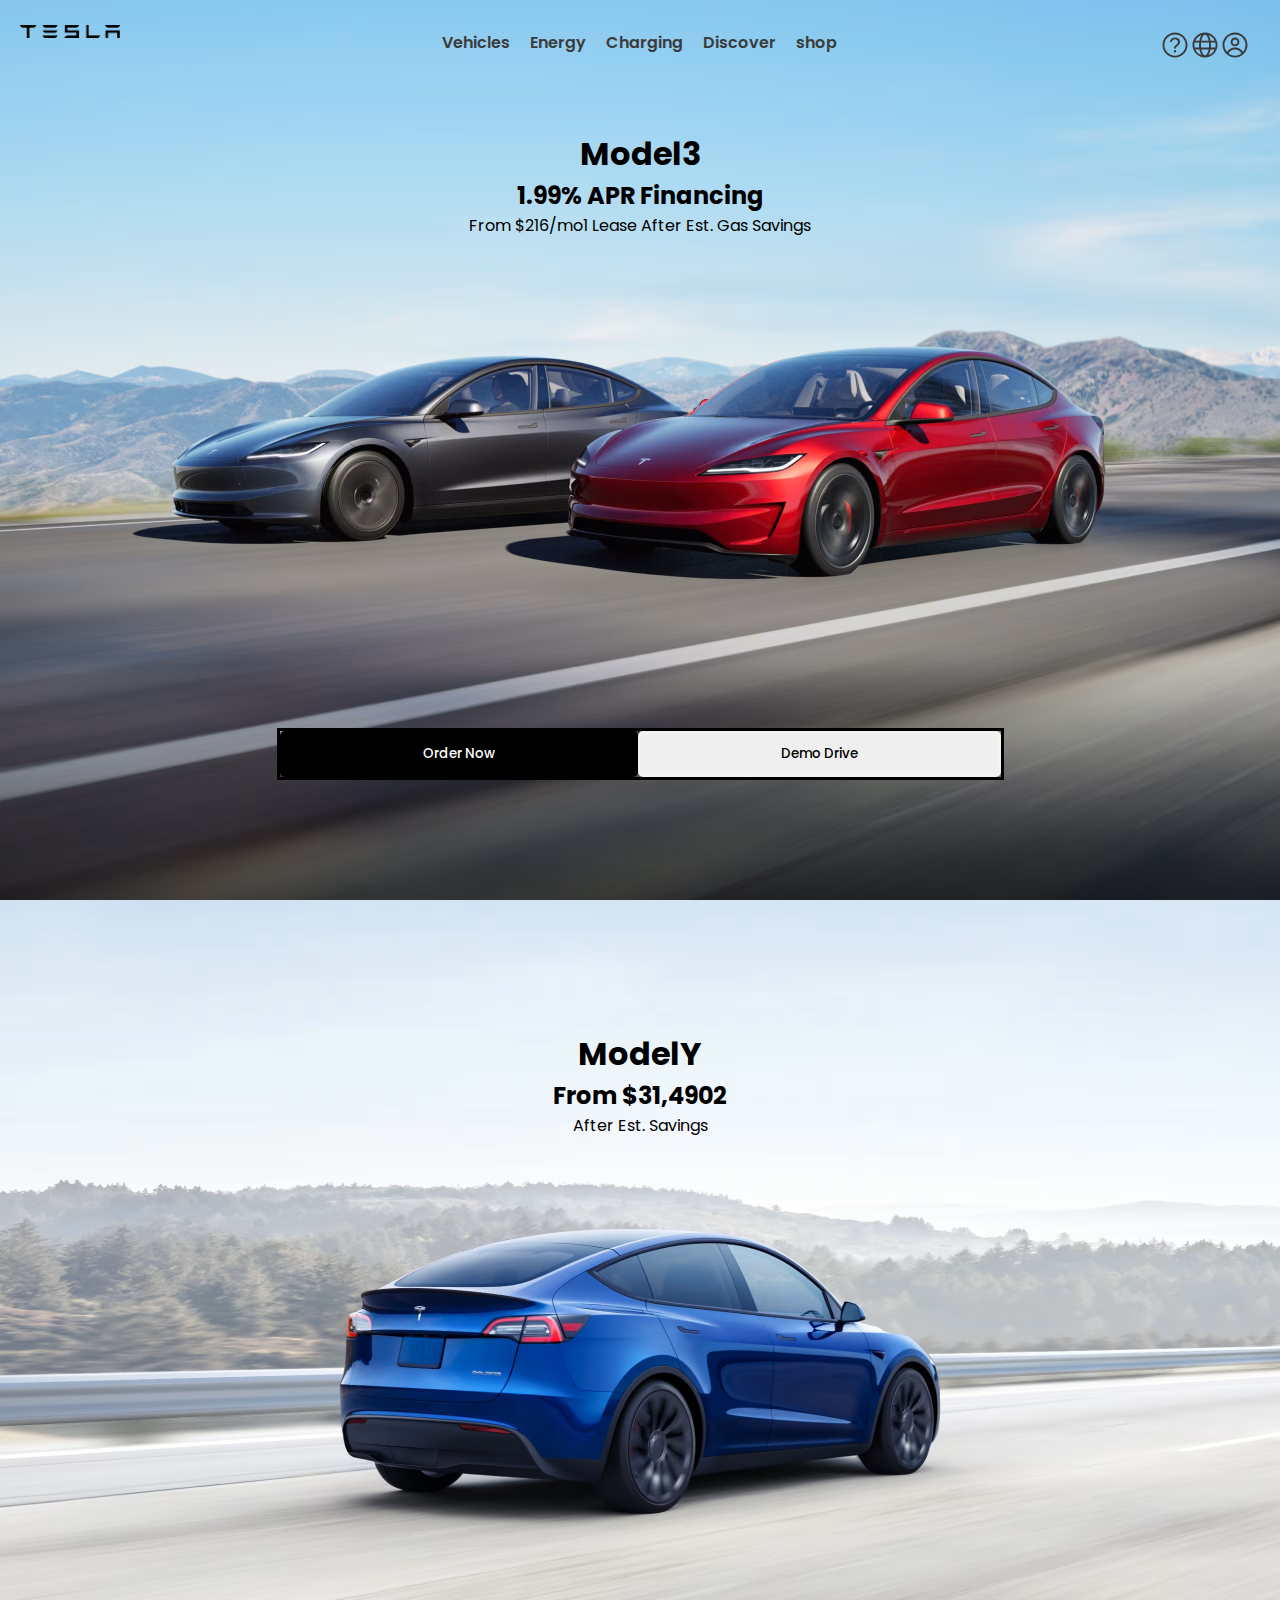
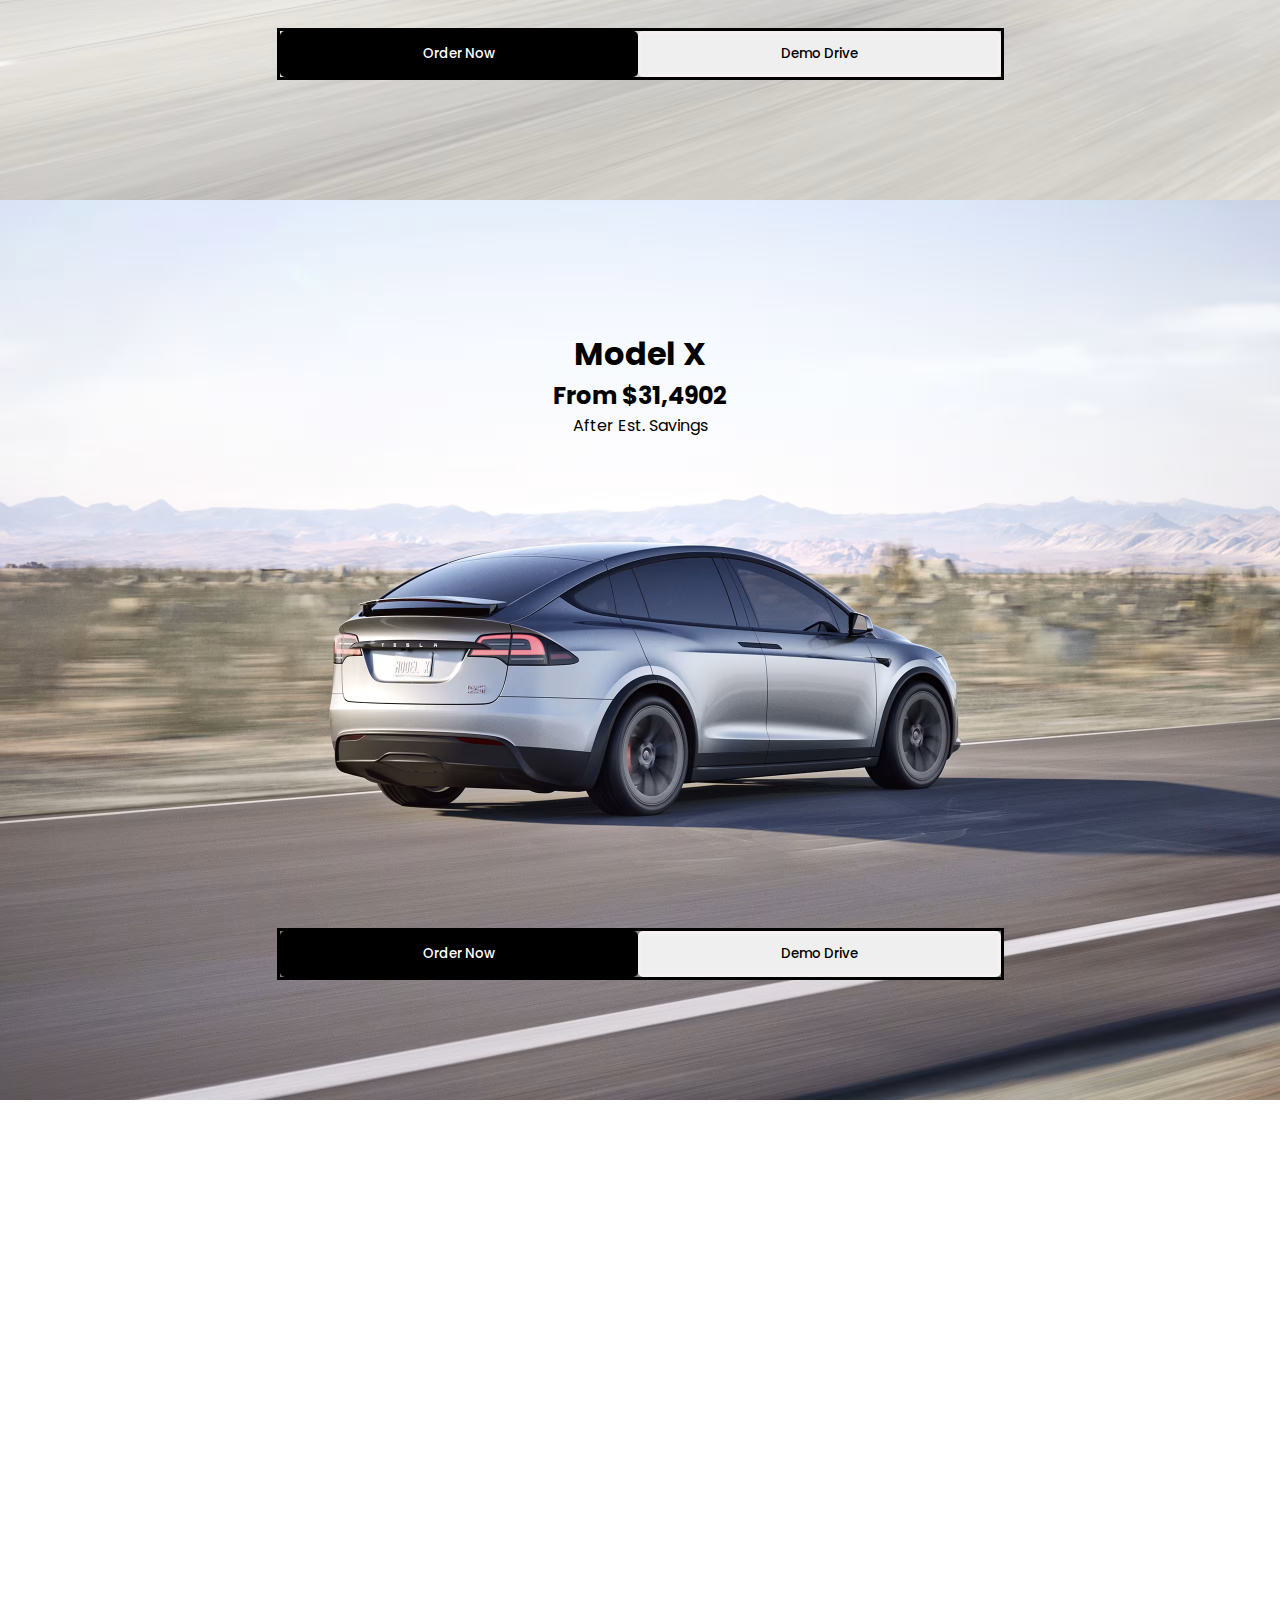
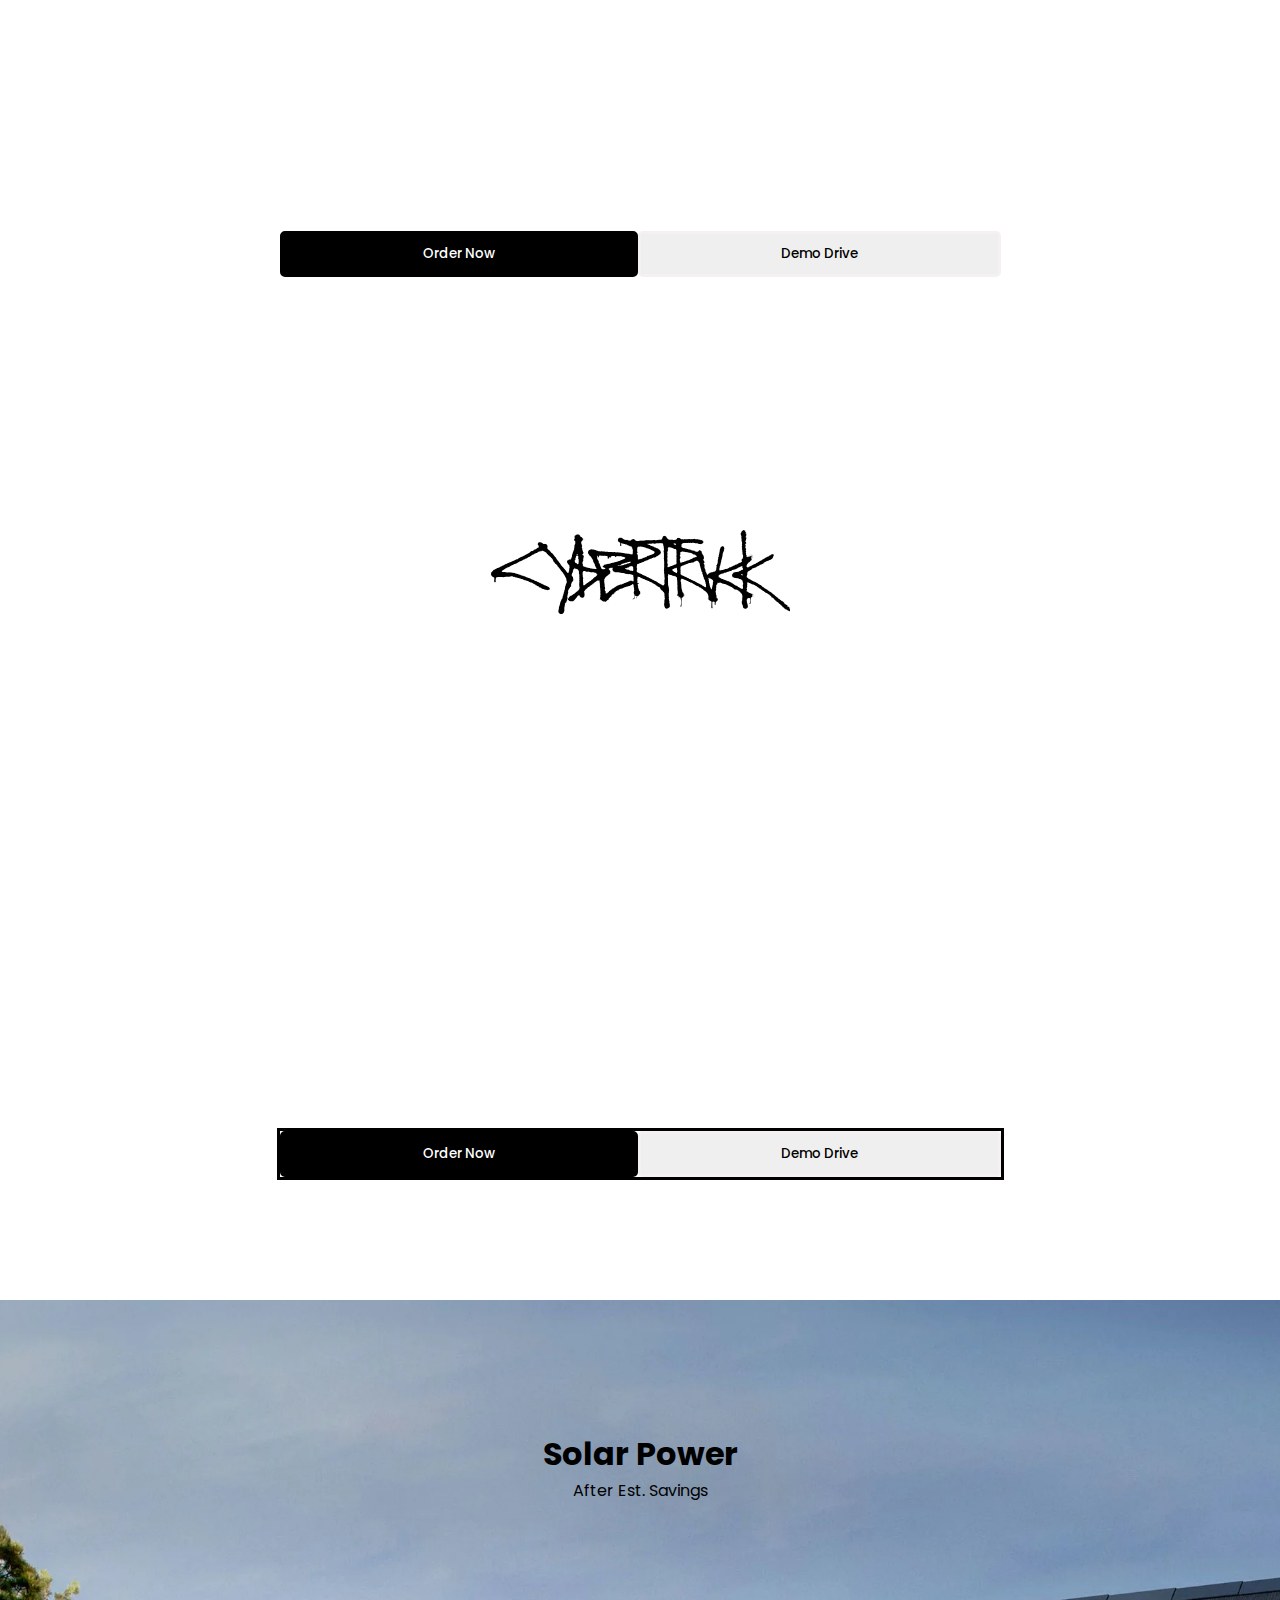
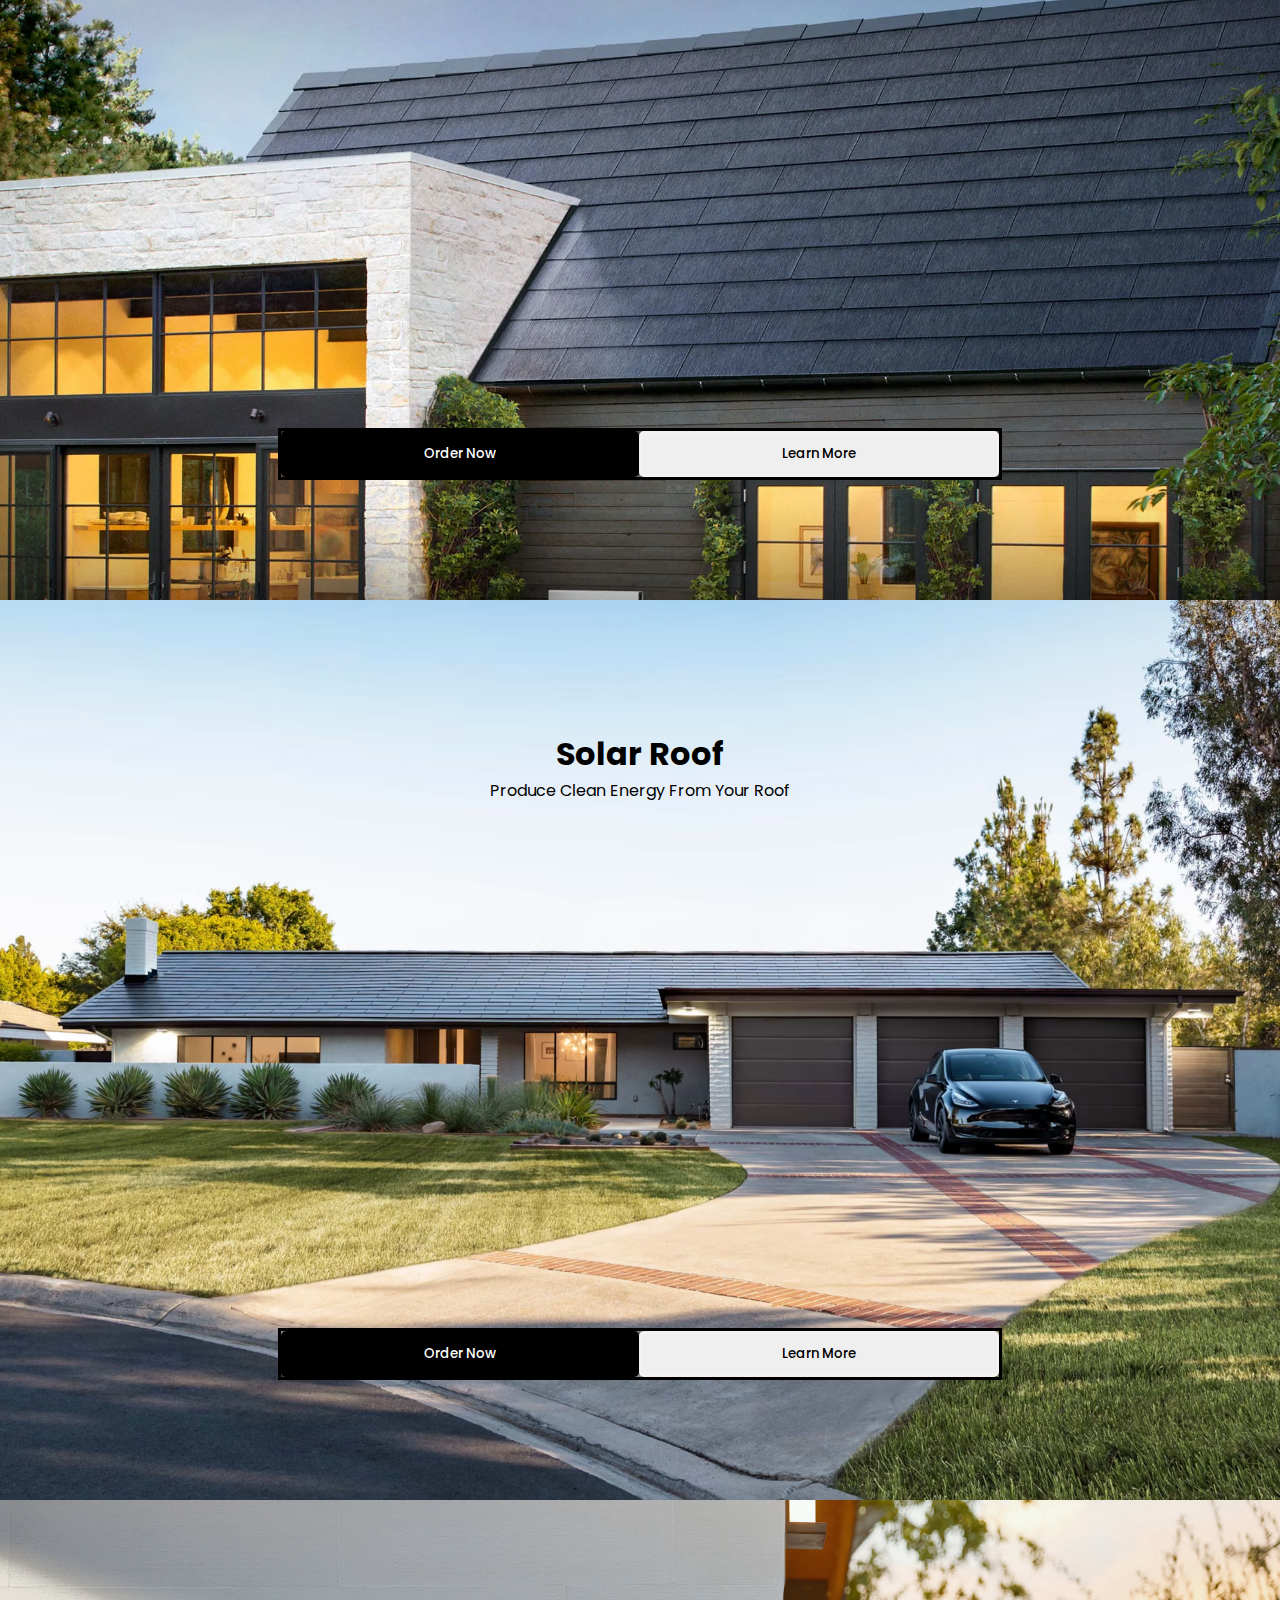
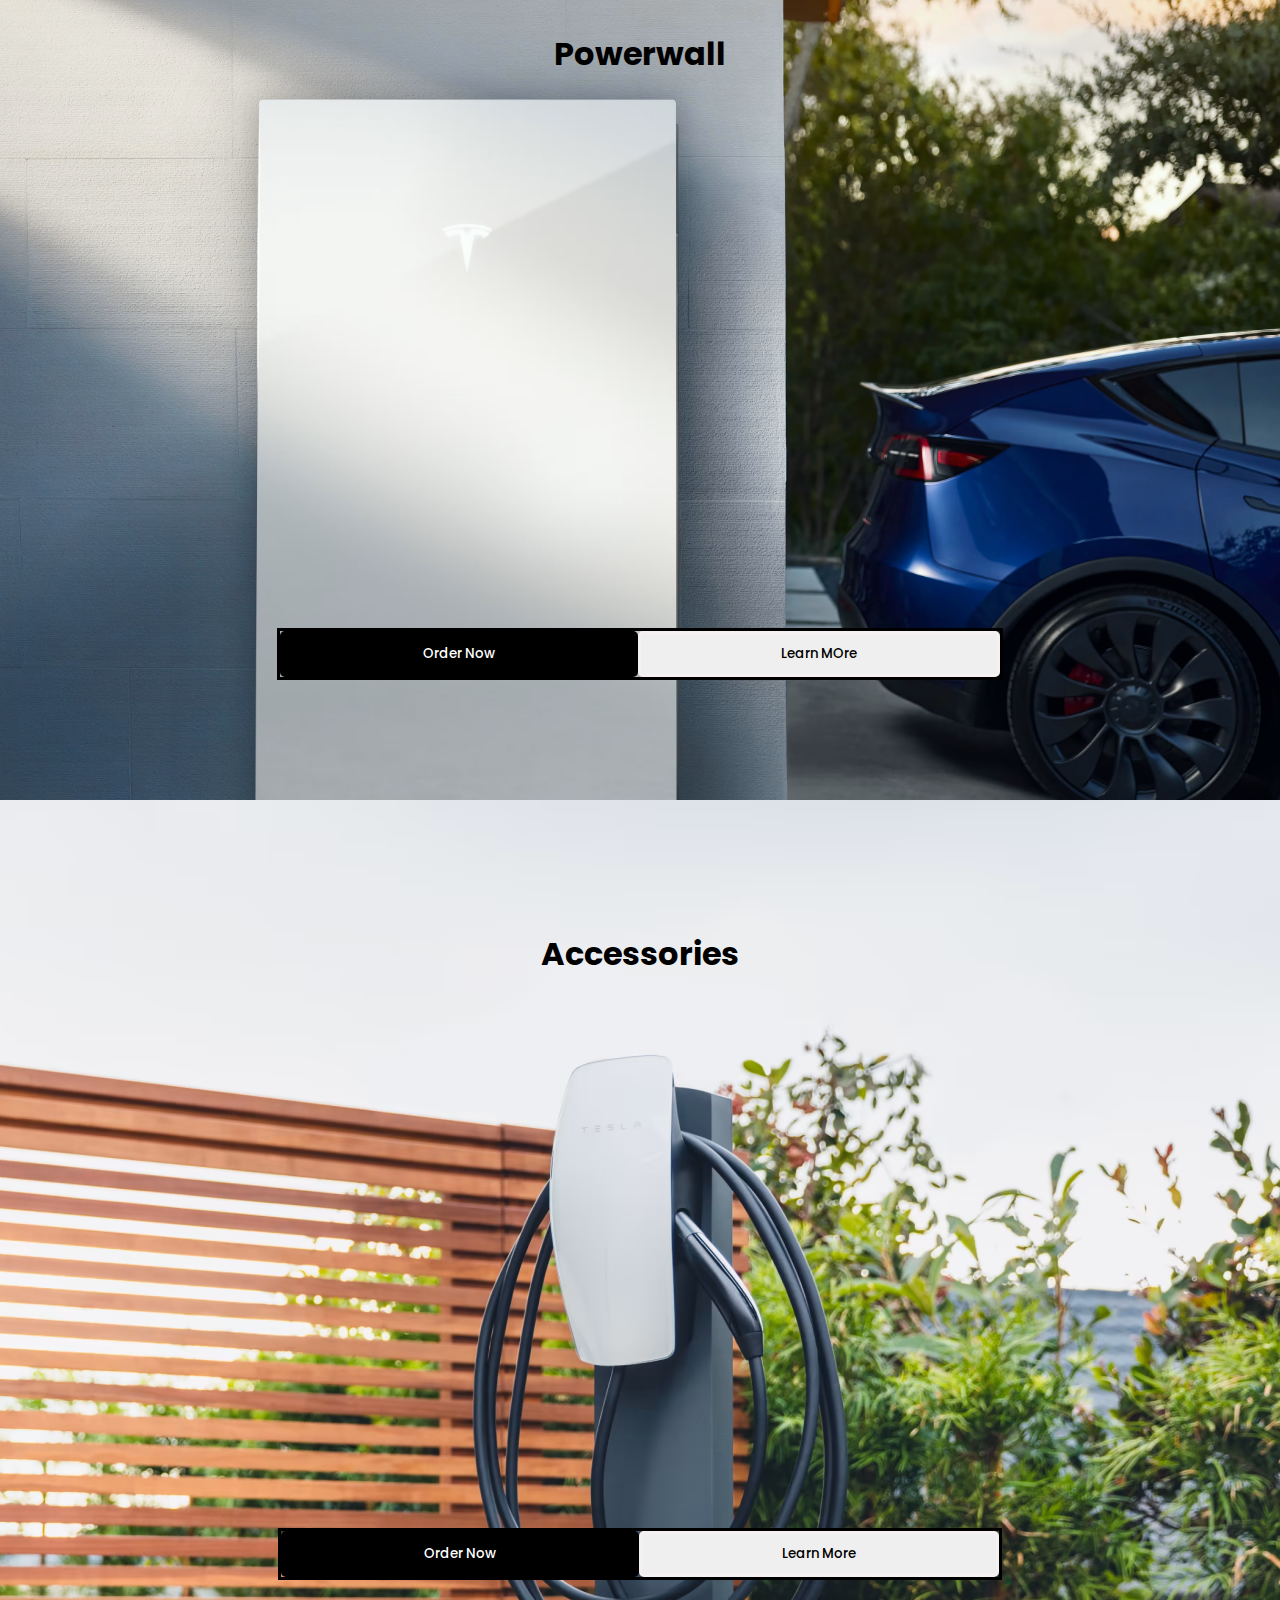
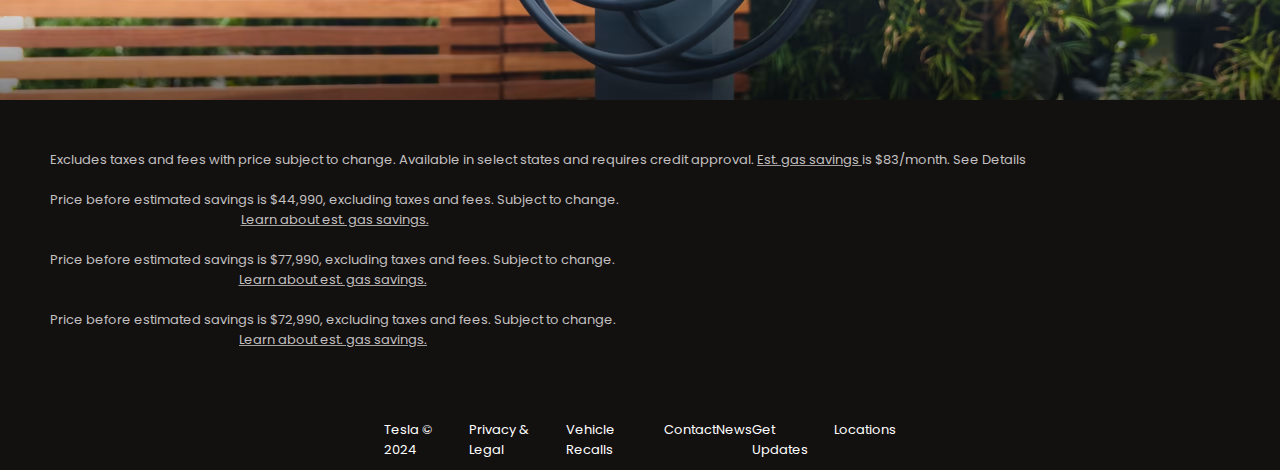
<file: index.html>
<!DOCTYPE html>
<html lang="en">
<head>
    <meta charset="UTF-8">
    <meta name="viewport" content="width=device-width, initial-scale=1.0">
    <title>tesla</title>
    <link rel="icon" href="https://a57.foxnews.com/static.foxnews.com/foxnews.com/content/uploads/2020/06/1200/675/TESLA-LOGO.jpg?ve=1&tl=1">
    <link rel="stylesheet" href="./main.css">
</head>
<body>
    <div class="container model3">
        <div class="drop_navbar ">
            <div class="drop_content vehicle_content" onmouseleave="navbar_hover1()">
                <div class="vehicles ">
                    <div class="vehicle ">
                        <div class="menu_car one"> 
                            <img src="images/Mega-Menu-Vehicles-Model-S.avif" alt="">
                            <h1>Model s</h1>
                        </div>
                    </div>
                    <div class="vehicle" >
                        <div class="menu_car two"> <img src="images/Mega-Menu-Vehicles-Model-X.avif" alt="">
                        <h1>Model x</h1></div>
                    </div>
                    <div class="vehicle ">
                        <div class="menu_car three"> <img src="images/Mega-Menu-Vehicles-Model-Y.avif" alt="">
                        <h1>Model y</h1></div>
                    </div>
                    <div class="vehicle ">
                        <div class="menu_car four"> <img src="images/Mega-Menu-Vehicles-Model-3-Performance-LHD.avif" alt="">
                        <h1>Model 3</h1></div>
                    </div>
                    <div class="vehicle ">
                        <div class="menu_car five"> <img src="images/Mega-Menu-Vehicles-Cybertruck-1x.avif" alt="">
                        <h1>Cybertruck</h1></div>
                    </div>
                </div>
                <div class="list">
                    <ul>
                        <li>Inventory</li>
                        <li>Used Cars</li>
                        <li>Demo Drive</li>
                        <li>Trade-in</li>
                        <li>Compare</li>
                        <li>Help Me Charge</li>
                        <li>Fleet</li>
                        <li>Semi</li>
                        <li>Roadster</li>
                    </ul>
                </div>
            </div>
            <div class="drop_content" onmouseleave="navbar_hover1()">
                <div class="energys vactive">
                    <div class="vehicle ">
                        <div class="menu_car one"> <img src="images/Mega-Menu-Energy-Solar-Panels.avif" alt="">
                        <h1>Solar Panel</h1></div>
                    </div>
                    <div class="vehicle" >
                        <div class="menu_car two"> <img src="images/Mega-Menu-Energy-Solar-Roof.avif" alt="">
                        <h1>Solar Roof</h1></div>
                    </div>
                    <div class="vehicle ">
                        <div class="menu_car three"> <img src="images/Mega-Menu-Energy-Powerwall-US.avif" alt="">
                        <h1>Powerwell</h1></div>
                    </div>
                    <div class="vehicle four">
                        <div class="menu_car"> <img src="images/Mega-Menu-Energy-Megapack.avif" alt="">
                        <h1>Megapack</h1></div>
                    </div>
                </div>
                <div class="list energy_list">
                    <ul>
                        <li>Schedule a Consultation</li>
                        <li>Why Solar</li>
                        <li>Incentives</li>
                        <li>Support</li>
                        <li>Partner with Tesla</li>
                        <li>Commercial</li>
                        <li>Utilities</li>
                        
                    </ul>
                </div>
            </div>
            <div class="drop_content" onmouseleave="navbar_hover1()">
                <div class="charging">
                    <div class="vehicle ">
                        <div class="menu_car one"> <img src="images/Mega-Menu-Charging-Charging.avif" alt="">
                        <h1>Changing</h1></div>
                    </div>
                    <div class="vehicle" >
                        <div class="menu_car two"> <img src="images/Mega-Menu-Charging-Home-Charging.avif" alt="">
                        <h1>Home Changing</h1></div>
                    </div>
                    <div class="vehicle ">
                        <div class="menu_car three"> <img src="images/Mega-Menu-Charging-Supercharging-NA.avif" alt="">
                        <h1>Superchanging</h1></div>
                    </div>
                </div>
                <div class="list energy_list">
                    <ul>
                        <li>Help Me Charge</li>
                        <li>Charging Calculator</li>
                        <li>Charging With NACS</li>
                        <li>Supercharger Voting</li>
                        <li>Host a Supercharger</li>
                        <li>Commercial Charging</li>
                        <li>Host Wall Connectors</li>
                    </ul>
                </div>
            </div>
            <div class="drop_content" onmouseleave="navbar_hover1()">
                <div class="discover ">
                  <div>
                    <ul>
                        <li>Demo Drive</li>
                        <li>Insurance</li>
                        <li>Video Guides</li>
                    </ul>
                  </div>
                  <div>
                    <ul>
                        <li>Find Us</li>
                        <li>Find a Collision Center</li>
                        <li>Find a Certified Installer</li>
                    </ul>
                  </div>
                  <div>
                    <ul>
                        <li>About</li>
                        <li>Careers</li>
                        <li>Investor Relations</li>
                    </ul>
                  </div>
                </div>
            </div>
            <div class="drop_content shop_content" onmouseleave="navbar_hover1()">
                <div class="shop ">
                    <div class="vehicle ">
                        <div class="menu_car one"> <img src="images/Mega-Menu-Shop-Apparel.avif" alt="">
                        <h1>Apparel</h1></div>
                    </div>
                    <div class="vehicle" >
                        <div class="menu_car two"> <img src="images/Mega-Menu-Shop-Charging.avif" alt="">
                        <h1>Changing</h1></div>
                    </div>
                    <div class="vehicle ">
                        <div class="menu_car three"> <img src="images/Mega-Menu-Shop-Lifestyle.avif" alt="">
                        <h1>Lifestyle</h1></div>
                    </div>
                    <div class="vehicle four">
                        <div class="menu_car"> <img src="images/Mega-Menu-Shop-Vehicle-Accessories.avif" alt="">
                        <h1>Vehicle-Accessories</h1></div>
                    </div>
                </div>
            </div>
              
            
        </div>
        <div class="nav-bar">
            <div class="logo"> 
                <img src="images/tesla-logo-png-20.png" alt="">
            </div>
            <div class="nav-links">
                <ul >
                    <li onmouseenter="navbar_hover(),vehicle()">Vehicles</li>
                    <li onmouseenter="navbar_hover(),energy()" >Energy</li>
                    <li onmouseenter="navbar_hover(),charging()" >Charging</li>
                    <li onmouseenter="navbar_hover(),Discover()" >Discover</li>
                    <li onmouseenter="navbar_hover(),shop()">shop</li>
                </ul>
            </div>
            
            <div class="help">
                <svg class="tds-icon tds-icon-help" viewBox="0 0 24 24" xmlns="http://www.w3.org/2000/svg"><path fill="currentColor" d="M12 20.5a8.5 8.5 0 1 1 0-17 8.5 8.5 0 0 1 0 17m0 1.5c5.523 0 10-4.477 10-10S17.523 2 12 2 2 6.477 2 12s4.477 10 10 10m0-6a1 1 0 1 0 0 2 1 1 0 0 0 0-2m.053-3.533a8 8 0 0 1 .92-.767 7 7 0 0 0 .746-.61 2.3 2.3 0 0 0 .468-.635q.189-.38.188-.883 0-.56-.246-1.048-.237-.486-.771-.792-.534-.305-1.362-.305-.862 0-1.411.347a2 2 0 0 0-.788.89q-.09.201-.148.413c-.111.414-.445.767-.874.767-.428 0-.784-.35-.71-.772q.106-.61.386-1.15.452-.875 1.37-1.394Q10.742 6 12.07 6q1.395 0 2.273.544.885.536 1.271 1.337T16 9.489q0 .817-.254 1.403-.255.577-.616.94-.353.363-.943.817-.468.372-.747.635-.27.264-.451.627-.075.149-.113.302c-.108.424-.422.787-.86.787-.437 0-.806-.356-.76-.79a2.95 2.95 0 0 1 .797-1.743"></path></svg>
                <svg class="tds-icon tds-icon-globe" viewBox="0 0 24 24" xmlns="http://www.w3.org/2000/svg"><path fill="currentColor" d="M22 12c0 5.523-4.477 10-10 10S2 17.523 2 12 6.477 2 12 2s10 4.477 10 10M9.254 20.047a8 8 0 0 1-.768-1.378c-.404-.91-.722-1.985-.935-3.169h-3.3a8.53 8.53 0 0 0 5.003 4.547m.603-1.988c.336.757.718 1.324 1.103 1.69.382.364.732.501 1.04.501s.658-.137 1.04-.5c.385-.367.767-.934 1.103-1.69.321-.723.588-1.59.78-2.56H9.076c.192.97.459 1.837.78 2.56ZM8.75 12q.001 1.038.103 2h6.294q.102-.962.103-2-.001-1.038-.103-2H8.853q-.102.962-.103 2m-1.405-2H3.737a8.5 8.5 0 0 0-.237 2c0 .689.082 1.359.237 2h3.608a21 21 0 0 1 0-4m1.732-1.5h5.845c-.19-.97-.458-1.837-.779-2.56-.336-.756-.718-1.323-1.103-1.69-.382-.363-.732-.5-1.04-.5s-.658.137-1.04.5c-.385.367-.767.934-1.103 1.69-.321.723-.588 1.59-.78 2.56m7.577 1.5a20.7 20.7 0 0 1 0 4h3.61a8.5 8.5 0 0 0 .236-2 8.5 8.5 0 0 0-.237-2zm3.094-1.5a8.53 8.53 0 0 0-5.002-4.547c.287.408.543.873.768 1.378.404.91.722 1.985.935 3.169h3.3Zm-12.197 0c.213-1.184.531-2.26.935-3.169.225-.505.48-.97.768-1.378A8.53 8.53 0 0 0 4.252 8.5zm7.963 10.169c-.225.505-.48.97-.768 1.378a8.53 8.53 0 0 0 5.002-4.547h-3.3c-.212 1.184-.53 2.26-.934 3.169"></path></svg>
                <svg class="tds-icon tds-icon-person" viewBox="0 0 24 24" xmlns="http://www.w3.org/2000/svg"><path fill="currentColor" d="M12 2C6.477 2 2 6.477 2 12s4.477 10 10 10 10-4.477 10-10S17.523 2 12 2M6.858 18.752c.605-1.868 2.722-3.24 5.142-3.24s4.537 1.372 5.142 3.24C15.712 19.844 13.933 20.5 12 20.5s-3.712-.656-5.142-1.748m11.469-1.095c-1.02-2.165-3.483-3.645-6.327-3.645s-5.307 1.48-6.327 3.645A8.46 8.46 0 0 1 3.5 12c0-4.687 3.813-8.5 8.5-8.5s8.5 3.813 8.5 8.5a8.46 8.46 0 0 1-2.173 5.657M12 6a3.5 3.5 0 1 0 0 7 3.5 3.5 0 0 0 0-7m0 5.5c-1.103 0-2-.897-2-2s.897-2 2-2 2 .897 2 2-.897 2-2 2"></path></svg>
                <!-- <img src="images/tesla-logo-png-20.png" alt="images/tesla-logo-png-20.png"><img src="images/tesla-logo-png-20.png" alt=""><img src="images/tesla-logo-png-20.png" alt=""> -->
            </div>
        </div>
       
        <div class="car_preview">
            <div class="car_previe_top"> 
                <h1 class="car_title model3_animation">Model3</h1>
                <h2 class="pricing model3_animation">1.99% APR Financing</h2>
                <p class="car_desc model3_animation">From $216/mo1 Lease After Est. Gas Savings</p>
            </div>
            <div class="car_preview_bottom">
                <a href="./order.html"><button type="button" class="primarybtn">Order Now</button></a>
                <a id="" href="demo.html" onclick="hello()" ><button class="secondarybtn" >Demo Drive</button></a>
            </div>
           
        </div>
    </div>
    <div class="container1 modely">
        <div class="car_preview">
            <div class="car_previe_top"> 
                <h1 class="car_title">ModelY</h1>
                <h2 class="pricing">From $31,4902</h2>
                <p class="car_desc">After Est. Savings</p>
            </div>
            <div class="car_preview_bottom">
                <a href="./order.html"><button type="button" class="primarybtn animatebtn1">Order Now</button></a>
                <a href="./demo.html" onclick="hello()"><button type="button" class="secondarybtn animatebtn2">Demo Drive</button></a>
            </div>
           
        </div>
    </div>
    <div class="container1 modelx">
        <div class="car_preview">
            <div class="car_previe_top"> 
                <h1 class="car_title">Model X</h1>
                <h2 class="pricing">From $31,4902</h2>
                <p class="car_desc">After Est. Savings</p>
            </div>
            <div class="car_preview_bottom">
                <a href="./order.html"><button type="button" class="primarybtn animatebtn1">Order Now</button></a>
                <a href="./demo.html"><button type="button" class="secondarybtn animatebtn2">Demo Drive</button></a>
            </div>
           
        </div>
    </div>
    <div class="container1 models">
        <div class="car_preview">
            <div class="car_previe_top"> 
                <h1 class="car_title">Model S</h1>
                <h2 class="pricing">From $31,4902</h2>
                <p class="car_desc">After Est. Savings</p>
            </div>
            <div class="car_preview_bottom">
                <a href="./order.html"><button type="button" class="primarybtn animatebtn1">Order Now</button></a>
                <a href="./demo.html"><button type="button" class="secondarybtn animatebtn2">Demo Drive</button></a>
            </div>
           
        </div>
    </div>
    <div class="container1 cyber">
        <div class="car_preview">
            <div class="car_previe_top"> 
                <svg viewBox="0 0 3651 1027" fill="none" xmlns="http://www.w3.org/2000/svg">
                    <g>
                      <path d="M3653.9 970.501C3654.23 969.151 3654.42 968.401 3654.57 967.781L3659.5 966.381L3652.74 965.451C3650.98 961.881 3650.98 961.881 3646.43 960.221V952.381C3647.43 950.631 3648.01 949.711 3648.43 949.051C3646.38 946.491 3643.3 945.141 3641.96 942.841L3643.96 940.041C3641.6 938.531 3642.03 935.371 3639.17 934.641H3633.08C3631.78 935.721 3630.71 936.881 3628.81 935.811C3628.39 934.861 3627.97 933.911 3627.55 932.941H3623.06C3622.53 931.551 3619.81 931.271 3620.27 928.941L3622.06 927.151L3620.35 925.511C3621.62 923.681 3623.93 922.961 3626.14 922.111L3623.25 919.731C3621.02 919.481 3618.66 920.271 3616.51 919.151C3616.43 917.838 3616.18 916.54 3615.77 915.291C3614.96 913.931 3614.02 912.649 3612.97 911.461C3609.97 912.621 3608.26 910.021 3605.75 909.831L3602.87 911.341L3601.55 908.401L3598.5 907.871C3598.3 906.421 3598.12 905.131 3597.97 904.071C3595.44 901.372 3592.2 899.438 3588.62 898.491L3580.4 891.751V887.451L3582.21 885.961C3580.92 885.381 3580.57 883.961 3578.85 883.781L3577.07 885.251L3574.38 883.191C3573.58 879.661 3576.88 880.691 3578.1 879.431L3574.31 877.861C3572.31 877.041 3572.52 875.161 3571.46 873.861C3570.9 873.201 3570.08 872.201 3569.36 872.191C3566.24 872.121 3565.12 869.891 3563.05 868.641H3559.21L3557.06 867.041C3555.38 866.761 3553.58 867.611 3552.4 866.411C3552.18 865.521 3551.99 864.771 3551.83 864.131L3548.39 863.131C3548.13 862.131 3547.94 861.341 3547.78 860.721L3544.11 859.771V856.171L3532.63 851.631C3531.55 849.631 3530.63 847.751 3529.53 845.931C3529.18 845.421 3528.7 845.02 3528.13 844.771C3526.83 844.151 3525.45 843.641 3524.23 843.131C3523.86 841.691 3524.9 840.211 3523.33 839.131C3519.15 838.851 3512.16 836.131 3508.21 833.291V830.001C3506.59 828.661 3504.58 827.491 3503.4 825.901C3502.08 824.131 3501.28 822.111 3499.46 821.161L3496.46 820.471L3495.8 817.981L3490.46 817.201L3489.83 814.701L3486.16 813.701V811.911C3484.88 810.131 3482.75 809.521 3480.59 808.961C3480.2 807.961 3479.8 807.051 3479.43 806.151H3477.77L3470.2 800.291C3470.2 797.361 3466.64 796.611 3465.2 794.591C3463.76 792.571 3462.42 790.181 3461.04 787.951H3456.86C3454.27 785.751 3451.73 783.591 3449.2 781.461H3447.14L3444.21 776.671C3443.83 776.041 3443.48 775.401 3443.21 774.901C3441.14 774.901 3439.47 774.971 3437.81 774.901C3437.27 774.901 3436.81 774.381 3436.23 774.101V771.101L3429.23 765.011H3427.12L3425.19 761.781L3423.03 761.591L3416.1 755.881L3408.44 752.881C3408.24 752.111 3408.05 751.361 3407.83 750.521L3403.02 750.061L3394.53 743.061L3393.44 740.311H3388.94L3387.7 737.451L3384.26 736.451V735.231L3372.35 725.431H3369.53L3366.53 723.371C3366.16 722.191 3365.92 721.451 3365.72 720.821L3362.72 720.291C3362.27 719.231 3361.87 718.291 3361.47 717.351H3357.47C3355.19 715.641 3353.31 713.351 3350.74 712.541C3347.35 711.481 3346.07 708.291 3343.21 707.691C3339.84 706.991 3338.7 704.691 3336.32 703.431C3336.32 702.881 3336.25 702.341 3336.21 701.801C3334.65 701.021 3333.21 699.861 3331.47 699.541C3329.69 699.154 3328.03 698.33 3326.64 697.141C3325.02 695.931 3323.91 694.341 3321.16 694.031C3319.58 693.851 3318.41 691.771 3316.86 690.751C3315.33 689.852 3313.76 689.04 3312.14 688.321V685.161C3311.14 684.321 3310.25 682.971 3309.22 682.881C3306.05 682.611 3305 681.111 3304.14 678.881C3303.39 676.931 3299.79 676.311 3300.14 673.651C3300.14 673.481 3299.65 673.071 3299.47 673.101C3296.94 673.571 3295.93 670.961 3293.38 671.101C3292.47 671.161 3291.44 669.951 3291.07 669.711L3286.64 669.371C3286.28 668.241 3286.05 667.501 3285.81 666.761C3284.67 666.371 3283.51 666.011 3282.4 665.581C3281 665.041 3279.64 664.441 3278.29 663.881C3277.85 662.581 3278.91 661.131 3277.48 659.881L3272.48 659.441L3265.26 653.191C3261.67 652.291 3258.43 651.311 3256.48 649.191C3256.14 648.191 3255.91 647.411 3255.81 647.081C3254.21 646.451 3253.12 645.981 3252.01 645.571C3250.9 645.161 3249.51 644.991 3248.65 644.351C3247.6 643.709 3246.44 643.293 3245.22 643.131C3244.08 642.667 3243.11 641.886 3242.4 640.881C3241.8 640.191 3242.86 638.761 3241.4 638.611L3237.83 640.321L3229.89 633.321H3225.23L3222.23 630.951V629.101L3219.67 628.321L3216.88 630.321C3215.79 627.431 3212.36 626.851 3209.65 625.761C3207.24 624.761 3205.65 622.881 3203.42 622.301C3200.67 621.571 3199.18 619.981 3197.24 618.631H3193.87L3188.22 616.161L3179.22 608.751H3177.13L3175.23 605.471L3172.17 605.301L3169.64 602.301L3165.09 602.111L3161.31 599.001L3159.31 598.931C3158.09 597.201 3157.5 595.091 3155.09 594.141L3153.09 595.531L3151.53 594.251C3149.92 593.381 3147.53 594.911 3146.23 593.071C3146.23 592.521 3146.16 591.981 3146.13 591.451C3144.02 590.091 3140.51 590.261 3140.13 587.031C3139.94 585.621 3138.23 584.491 3136.06 584.031C3134.62 583.731 3133.46 582.551 3132.48 581.951C3132.22 580.881 3132.04 580.131 3131.87 579.451C3126.23 578.991 3126.27 574.891 3124 572.281L3126.1 570.181L3124.32 568.461V565.241L3126.22 563.561L3124.39 561.881L3126.39 559.961V555.221L3128.03 553.881C3128.19 552.661 3128.36 551.361 3128.52 550.181L3132.2 547.181L3130.28 545.451V540.581L3132.18 538.861V530.701L3130.4 528.921L3132.31 527.351V518.941L3136.31 517.741L3134.31 515.841V512.921L3138.04 507.511L3136.4 505.861C3139.49 504.121 3143.09 506.241 3146.18 504.501C3145.6 503.921 3145.04 503.371 3144.39 502.711L3146.19 500.911C3149.25 499.911 3151.11 500.911 3152.19 499.391L3150.45 497.741L3153.26 495.291H3158.55L3168.21 491.201V489.481C3168.87 488.868 3169.58 488.319 3170.34 487.841C3171.64 487.161 3173.34 486.841 3174.34 486.021C3175.34 485.201 3178.58 486.181 3178.34 483.381C3178.26 482.381 3180.2 481.381 3181 480.571C3182.95 480.241 3184.75 481.091 3186.11 479.721V476.561C3187.89 475.561 3187.98 473.851 3188.88 472.511L3192.14 471.631C3192.21 470.771 3192.25 470.241 3192.29 469.631C3193.63 468.491 3195.78 468.771 3197.29 467.441C3198.29 466.531 3201.07 467.911 3202.58 466.181C3203.89 464.691 3206.58 466.591 3207.94 464.991C3209.3 463.391 3211.62 464.391 3213.37 463.831C3215.19 462.258 3217.28 461.018 3219.53 460.171C3221.73 459.411 3223.17 457.171 3224.9 455.631L3227.29 457.321L3229.16 455.781H3234.16C3238.83 453.721 3240.43 450.441 3244.34 449.141C3248.25 447.841 3250.02 444.711 3253.2 442.731C3254.63 443.251 3255.57 445.851 3257.97 443.611C3258.15 442.371 3258.33 441.071 3258.5 439.841L3261.22 437.761C3264.22 437.651 3266.83 437.571 3269.45 437.431C3269.7 437.431 3269.93 437.071 3270.18 436.861V435.251C3271.82 434.559 3273.41 433.764 3274.95 432.871C3276.4 431.812 3277.78 430.663 3279.09 429.431H3281.3L3283.25 426.091H3287.17L3289.26 424.661L3291.41 426.041L3294.3 423.471L3290.53 422.331C3290.94 421.001 3292.31 420.331 3292.85 419.981C3295.59 418.831 3296.09 420.901 3297.04 421.091H3303.39L3306.11 418.751L3304.2 416.881C3305.84 415.881 3307.57 416.471 3309.2 416.251C3311.03 415.251 3311.77 413.041 3314.47 412.971L3317.53 414.381L3321.07 411.461L3325.68 411.171L3326.49 408.661C3327.49 407.461 3329.49 406.891 3329.83 405.271L3328.5 404.171L3331.01 400.011L3335.66 399.561C3335.86 398.626 3336.26 397.742 3336.82 396.968C3337.39 396.193 3338.1 395.544 3338.93 395.061L3341.84 394.571L3342.62 392.111L3350.26 389.271L3348.2 387.351C3351.89 385.721 3356.01 387.451 3359.05 386.511L3362.84 381.721H3369.23C3371.12 380.161 3372.7 377.951 3374.97 377.241C3377.6 376.411 3379.25 374.981 3381.18 373.541H3389.07C3390.2 371.991 3392.39 372.071 3393.96 371.251C3394.01 371.091 3394.06 370.931 3394.11 370.791L3398.95 365.191L3403.36 365.391L3405.36 367.021C3407.97 366.861 3410.87 366.681 3413.76 366.471C3413.86 366.471 3413.93 366.101 3413.99 365.971C3413.43 365.391 3412.9 364.851 3412.4 364.321L3421.07 357.181C3422.66 357.591 3423.56 360.301 3426.07 358.011V354.571L3424.01 352.321C3428.11 352.591 3429.26 349.751 3431.49 348.891L3435.82 348.681L3436.68 345.321L3440.15 343.421C3440.26 341.551 3440.33 340.501 3440.41 339.291L3443.41 338.781C3444.32 337.281 3445.3 335.701 3446.23 334.091C3446.36 333.871 3446.23 333.551 3446.23 333.281L3444.23 331.511V329.681L3447.98 328.611C3448.59 325.241 3447.88 321.721 3448.59 316.731L3452.11 315.351C3452.22 313.561 3452.3 312.511 3452.36 311.541L3456.52 310.301L3452.26 308.621L3454.51 306.201L3452.1 302.661L3453.9 300.031C3451.62 298.571 3452.03 295.431 3449.06 294.631H3439.62L3436.26 296.291C3434.14 295.871 3433.57 293.911 3430.63 294.791C3429.86 295.461 3428.71 297.301 3427.1 297.641C3425.49 297.981 3423.84 298.501 3423.1 299.641C3421.99 301.421 3419.36 300.531 3418.19 301.941V303.001C3416.1 306.931 3411.38 307.521 3408.35 309.921C3406.9 311.071 3404.72 311.591 3402.88 312.391L3401.36 311.141C3400.44 312.361 3399.45 313.511 3398.66 314.741C3397.61 316.391 3394.85 315.441 3393.78 317.051C3393.34 317.622 3392.83 318.142 3392.27 318.601C3392.16 320.021 3392.08 321.071 3391.98 322.281C3388.32 322.041 3387.17 324.871 3384.66 325.661C3383.75 326.026 3382.75 326.093 3381.8 325.854C3380.86 325.615 3380.01 325.082 3379.38 324.331L3373.85 326.911L3367.55 332.101L3364.74 332.711C3364.33 333.711 3363.91 334.611 3363.5 335.571H3357.5C3354.5 337.571 3352.15 340.191 3349.1 342.081C3348.42 341.511 3347.95 341.131 3347.47 340.741C3344.47 341.381 3345 344.131 3343.21 345.501H3340.88C3339.61 347.051 3338.24 348.741 3336.79 350.501H3333.12L3324.5 357.591C3324.27 358.331 3324.03 359.071 3323.7 360.101L3315.82 360.461L3302.65 371.281L3300.95 370.201L3299.77 372.891L3294.52 375.081C3292.63 375.081 3289.97 375.081 3287.31 375.081C3287.06 375.081 3286.83 375.421 3286.58 375.601C3285.5 376.931 3287.36 378.921 3285.08 380.021H3281.08C3278.49 383.221 3273.84 383.901 3270.69 385.611C3270.12 386.711 3269.95 387.611 3269.34 388.061C3268.47 388.781 3267.94 389.881 3266.28 389.931C3265.4 390.089 3264.57 390.467 3263.87 391.031C3263.09 391.531 3262.47 392.201 3261.73 392.751C3260.78 393.496 3259.78 394.165 3258.73 394.751C3257.95 395.057 3257.14 395.275 3256.31 395.401C3255.89 396.931 3256.95 398.401 3255.36 399.621L3253.21 398.121H3249.31C3247.43 398.951 3246.72 401.121 3244.07 401.391C3241.89 401.591 3240.75 403.201 3239.68 404.391C3238.24 406.041 3235.46 405.621 3234.14 407.391V410.391L3231.26 412.841H3223.91L3218.24 415.241C3218.29 416.295 3218.27 417.351 3218.18 418.401C3218.18 418.711 3217.42 418.951 3217.07 419.191L3215.07 417.901L3213.07 419.531H3205.07C3203.31 420.991 3201.07 421.991 3200.68 423.351C3200.09 425.431 3198.68 426.551 3196.85 427.621C3195.29 427.851 3193.47 427.051 3192.23 428.451V430.291C3191.07 430.49 3189.95 430.825 3188.87 431.291C3187.6 432.153 3186.41 433.112 3185.29 434.161C3182.39 434.351 3179.43 433.971 3176.59 434.361L3173 439.141L3170.87 439.311C3170.47 440.201 3170.05 441.151 3169.63 442.101L3166.22 443.101V445.001L3160.9 447.141L3159.25 445.781H3155.25L3153.35 447.231L3150.5 447.821L3149.81 450.261L3146.32 451.261C3146.24 452.741 3146.17 454.031 3146.09 455.471H3138.15L3132.71 453.561L3126.41 448.381C3126.22 447.631 3126.03 446.881 3125.85 446.191L3122.14 445.131L3123.96 443.441C3122.61 441.331 3121.32 439.301 3120.14 437.441C3120.88 435.091 3124.67 434.631 3124.22 431.971C3126.42 430.681 3125.86 427.971 3128.22 426.731V420.281L3130.28 418.381V417.631L3131.67 417.831C3131.34 417.051 3130.99 416.211 3130.58 415.221L3134.65 414.481C3135.57 412.701 3136.47 410.941 3137.41 409.131L3138.31 409.431C3138.92 407.291 3139.53 405.201 3140.12 403.141L3142.12 402.141L3141.84 401.891C3143.54 401.141 3143.73 400.261 3142.56 398.891L3144.96 399.481L3145.2 399.681L3145.32 399.571H3145.55L3145.45 399.401L3150.05 395.261C3150.05 395.041 3150.11 394.511 3150.16 393.811L3155.49 391.641L3156.98 392.861C3158.18 392.181 3159.42 391.531 3159.8 390.331L3158.08 388.471L3164.08 387.671V384.081L3167.68 380.971C3168.01 380.304 3168.15 379.553 3168.06 378.811L3168.65 378.721L3168.07 378.191C3168.07 377.894 3168.15 377.603 3168.29 377.344C3168.44 377.085 3168.65 376.867 3168.9 376.711C3169.96 376.341 3171.58 377.041 3171.9 375.591C3171.33 375.011 3170.82 374.471 3170.31 373.941C3171.95 372.711 3173.71 373.591 3174.5 373.381C3177.42 371.131 3179.84 369.271 3181.12 368.271L3185.83 360.651L3184.34 359.431C3184.88 358.281 3186.95 357.691 3186.15 356.051L3184.15 354.251V349.001L3183.32 348.491L3183.92 345.941C3183.63 345.941 3182.92 345.941 3182.29 346.061C3181.66 346.181 3180.74 346.311 3179.97 346.441L3179.75 346.311L3181.84 342.751C3180.44 341.883 3179.26 340.706 3178.38 339.311C3178.37 339.179 3178.32 339.052 3178.24 338.942C3178.17 338.833 3178.07 338.743 3177.95 338.681C3177.47 337.971 3176.95 337.271 3176.46 336.601C3177.62 335.121 3178.7 333.751 3179.76 332.381C3180.24 332.051 3179.76 331.861 3179.29 331.581C3179.19 331.521 3179.29 331.151 3179.38 330.991C3179.46 330.919 3179.55 330.864 3179.65 330.83C3179.76 330.795 3179.86 330.782 3179.97 330.791C3181.97 331.541 3183.97 332.361 3185.97 333.061C3186.8 333.367 3187.68 333.503 3188.56 333.461C3189.33 332.121 3187.56 332.241 3186.85 331.721L3188.33 328.231L3189.86 330.381L3192.37 327.721L3193.92 329.721C3194.53 328.291 3194.92 327.351 3195.32 326.421C3190.76 327.701 3190.76 327.681 3189.5 324.571C3189.16 324.178 3188.69 323.928 3188.17 323.871C3187.68 324.211 3186.95 324.981 3187.11 325.191C3188.35 326.821 3186.64 326.841 3185.52 327.751V325.211L3181.46 325.931C3183.08 324.291 3186.46 323.391 3183.71 320.291C3182.97 321.043 3182.33 321.887 3181.81 322.801C3181.36 323.951 3180.88 324.071 3179.56 323.571C3178.57 323.372 3177.56 323.352 3176.56 323.511C3176.13 323.511 3175.71 323.761 3175.28 323.751C3174.09 323.751 3172.9 323.621 3171.95 323.561L3169.29 321.911L3170.52 320.781L3169.27 319.201L3172.79 318.451C3172.95 319.711 3173.11 320.971 3173.21 321.721C3174.34 320.948 3175.41 320.096 3176.42 319.171C3177.26 318.188 3178.02 317.138 3178.69 316.031L3177.95 315.481C3177.25 315.637 3176.57 315.897 3175.95 316.251C3175.41 316.678 3174.79 316.98 3174.12 317.135C3173.45 317.291 3172.75 317.296 3172.08 317.151C3170.62 317.001 3169.82 316.541 3169.83 315.271C3169.83 315.111 3169.39 314.951 3169.15 314.791C3168.92 315.055 3168.73 315.356 3168.6 315.681C3168.35 316.841 3168.17 318.011 3167.94 319.311H3166.64C3166.83 319.811 3166.97 320.191 3167.11 320.581L3164.11 321.031L3163.85 319.251L3162 319.461C3162.83 318.786 3163.74 318.221 3164.71 317.781C3165.05 317.571 3165.35 316.781 3165.16 316.591C3164.42 316.001 3163.63 315.469 3162.81 315.001C3162.49 315.651 3162.17 316.311 3161.81 317.091L3158.69 315.531L3158.39 315.901L3157.22 312.811H3156.59C3156.33 314.581 3156.06 316.351 3155.74 318.501C3157.96 317.761 3159.8 316.981 3160.53 319.211L3159.53 320.211L3163.05 321.541C3160.15 324.541 3155.77 322.541 3153.05 324.691C3152.51 322.561 3150.99 323.121 3149.39 323.431V325.301H3149.05L3148.45 323.581L3147.86 323.721C3148.09 324.331 3148.15 325.341 3148.58 325.461C3149.66 325.631 3150.76 325.661 3151.85 325.551C3151.43 326.721 3151.04 327.791 3150.69 328.781L3150.8 328.901C3150.44 328.772 3150.04 328.745 3149.66 328.824C3149.28 328.904 3148.93 329.086 3148.65 329.351C3148.45 329.284 3148.27 329.172 3148.12 329.023C3147.97 328.873 3147.86 328.691 3147.79 328.491L3148.27 327.961L3149.71 328.501L3150.78 326.581L3147.96 326.881L3147.4 325.231C3147.49 328.031 3144.56 328.861 3143.22 330.591L3142.72 330.321C3143.01 329.901 3143.31 329.471 3143.72 328.861L3138.32 327.171C3138.11 328.591 3137.93 329.821 3137.74 331.051H3137.13C3137.02 330.291 3136.92 329.531 3136.8 328.681L3134.51 328.591L3133.45 330.431L3131.45 329.341C3131.77 330.341 3132 331.071 3132.24 331.821L3131.79 331.931L3130.09 329.751L3130.28 329.581L3129.71 329.271C3129.23 328.641 3128.71 327.991 3128.15 327.271C3128.15 327.651 3128.15 328.011 3128.08 328.351L3124.43 326.351C3124.95 325.801 3125.43 325.261 3125.96 324.751L3122.12 321.591C3122.12 318.381 3122.12 315.101 3122.12 311.821C3122.12 311.621 3122.5 311.411 3122.73 311.191L3125.46 312.291C3126.46 311.121 3128.46 310.641 3127.93 308.031L3124.1 305.931H3123.6L3116.18 300.261V295.561L3118.35 292.801C3116.58 290.561 3116.45 290.211 3116.51 288.361L3119.91 287.361C3119.98 286.681 3120.04 286.151 3120.14 285.181L3114.24 281.051C3114.03 280.054 3114.05 279.021 3114.31 278.034C3114.57 277.048 3115.05 276.136 3115.73 275.371L3114.31 273.871V267.151L3118.08 264.051V260.771L3116.58 259.461C3115.58 257.741 3116.9 256.241 3115.72 255.461C3114.32 254.751 3112.67 255.461 3112.33 254.091C3112.97 253.441 3113.58 252.831 3114.13 252.291C3113.89 250.871 3114.61 249.491 3113.07 248.371C3111.29 247.101 3112.07 245.481 3112.51 243.971L3114.03 242.731V239.501C3115.41 238.311 3116.77 237.141 3118.03 236.041V232.681L3113.7 230.901C3114.45 229.681 3115.09 228.621 3115.7 227.561C3114.51 226.301 3112.53 225.561 3111.93 223.401L3113.93 221.211L3112.16 219.601L3114.01 217.771L3110.55 216.601C3109.47 215.271 3111.33 213.291 3109.6 212.451L3106.22 211.741C3106.22 210.491 3105.71 209.131 3106.31 208.401C3108.25 206.031 3109.11 203.031 3112.31 201.471V198.261L3114.03 196.541L3112.03 194.481V190.001L3110.42 188.221L3112.2 186.751V183.481L3110.44 181.911C3110.16 180.911 3109.95 180.211 3109.79 179.671C3108.46 179.101 3106.87 179.741 3106.44 178.401L3108.57 176.321C3107.99 174.761 3107.38 173.151 3106.72 171.391L3108.3 171.121L3118.23 162.941V155.941C3115.98 154.441 3116.58 152.111 3115.72 150.211C3115 148.947 3114.13 147.766 3113.15 146.691L3110.24 145.821V142.391L3108.32 140.671L3110.32 138.791V132.881L3114.44 126.631V122.401L3118.21 119.301V114.361C3117.13 113.361 3115.5 112.651 3117.13 109.361L3120.29 107.951C3120.2 106.291 3120.13 105.231 3120.08 104.371C3119.38 103.791 3118.9 103.371 3118.44 103.021L3121.96 97.8213L3119.86 95.5013C3120.71 94.3813 3121.33 93.5712 3122.36 92.2012C3119.78 92.1012 3117.51 92.2013 3115.25 92.1413C3114.12 90.9113 3111.84 90.2913 3112.25 88.1413L3114.14 86.3913L3112.25 84.6913V82.0013C3113.25 80.3813 3113.94 79.2512 3115.58 76.5912L3118.43 75.0513V64.8013L3120.05 63.4713L3120.47 59.8313L3122.27 58.3512L3118.27 56.8013V50.3813L3122.44 48.7413C3121.68 48.0813 3121.44 47.7413 3121.23 47.7413C3117.23 47.7413 3113.23 47.7413 3109.31 47.7413C3108.62 47.1156 3107.85 46.5751 3107.03 46.1313C3106.18 45.7813 3104.48 46.5213 3104.65 44.5312H3113.14L3114.91 43.0713C3116.52 42.1813 3118.91 43.7112 3120.22 41.9212C3121.03 40.2612 3118.93 39.6813 3118.46 38.5813L3119.87 37.1413C3118.87 36.1413 3118.06 35.2513 3117.46 34.6313C3114.82 34.2813 3112.4 35.3212 3110.2 33.7612L3114.2 32.1912V28.7812C3112.96 27.2713 3110.2 26.6612 3110.2 24.4212C3110.78 23.5712 3111.36 22.7512 3111.94 21.9212L3108.45 20.8312C3108.25 19.4412 3108.07 18.1512 3107.9 16.9912L3104.21 13.9913C3103.74 11.5512 3106.53 10.8413 3107.83 9.34125C3107.94 9.21125 3107.83 8.96125 3107.83 8.77125L3101.91 6.54125L3098.91 8.00125C3098.04 6.32125 3097.67 3.87125 3095.37 3.57125C3092.37 3.17125 3091.17 1.20125 3089.18 0.03125H3086.95C3086.55 0.96125 3086.15 1.92125 3085.74 2.89125C3083.89 3.67125 3081.88 3.08125 3079.96 3.31125C3078.04 3.54125 3075.96 2.62125 3074.19 4.13125L3078.39 5.75125C3078.17 6.56125 3077.98 7.30125 3077.8 8.01125L3072.44 8.52125C3072.32 9.86125 3072.2 11.1613 3072.07 12.6213L3068.67 13.6213C3067.26 14.7813 3065.84 15.9412 3064.45 17.1312C3064.38 17.1912 3064.63 17.5012 3064.73 17.6912L3066.36 19.0312C3064.84 19.3812 3064.69 21.1412 3062.81 21.0912L3061.52 18.0912C3061.12 18.3012 3060.7 18.4012 3060.68 18.5512C3060.4 20.3812 3060.18 22.2212 3059.96 23.9412L3058.03 25.9412V36.0013C3055.5 36.7213 3052.62 35.3613 3050.93 36.4813L3048.55 40.3713C3049.85 41.0113 3051.8 41.5313 3052.89 42.6213C3054.31 44.0413 3056.65 44.0612 3058.33 45.6712L3052.7 46.3413C3051.48 48.2413 3052.87 49.1013 3054.07 50.0213C3053.15 51.9013 3049.53 52.4413 3050.52 55.9313L3054.52 58.3013C3052.98 62.3913 3056.78 65.1713 3056.61 68.6113L3060.28 69.6913L3058.21 71.5813V74.8013L3060.21 76.6012V79.7412L3061.99 81.4613L3059.99 83.4613V94.7213L3058.4 96.0212C3058.04 97.9012 3057.6 99.8012 3060.04 101.021C3058.88 103.231 3063.36 103.841 3062.2 106.021L3060.2 107.841C3061.81 108.631 3061.66 110.311 3062.54 111.151C3064.99 113.471 3065.16 115.371 3062.4 117.431C3063.11 119.531 3059.48 120.331 3060.2 122.491L3062.2 124.221V130.741L3060.13 132.631L3063.99 133.771V139.091C3063.37 139.731 3062.86 140.271 3062.62 140.531L3065.18 144.531L3068.11 145.331C3068.44 147.911 3067.89 150.331 3068.3 152.221L3070.23 153.901L3066.29 155.441L3068.01 157.161L3066.29 158.991L3070.01 160.101L3070.22 161.911L3068.22 163.711V168.531L3066.28 170.291L3068.09 172.001L3066.49 173.311C3066.49 176.721 3066.49 180.201 3066.49 183.691C3066.49 183.891 3066.92 184.091 3066.93 184.091L3070.02 184.631L3067.85 187.851L3070.63 190.851L3068.69 192.851C3067.61 194.611 3068.98 196.111 3067.41 197.201L3064.11 197.821C3064.31 199.621 3063.93 201.451 3064.36 203.311C3064.84 203.691 3065.36 204.081 3066.13 204.761V210.581L3069.13 215.281L3072.63 216.131L3068.74 217.641L3066.05 222.461L3068.5 225.381L3066.33 228.011V238.201L3069.33 238.711L3072.15 241.031L3067.55 242.801L3072.01 245.671V252.511L3069.82 254.721C3070.6 255.841 3071.82 256.881 3072.03 258.051C3072.35 259.631 3071.96 261.321 3074.09 262.341L3069.99 265.911C3070.54 268.151 3072.99 269.971 3072.4 272.491C3075.6 274.181 3073.25 277.071 3074.77 279.061L3076.46 281.701L3074.19 283.791C3073.82 285.551 3074.7 287.491 3073.57 289.181L3072.15 290.401V295.131C3075.29 298.741 3080.44 300.731 3082.56 305.071L3078.13 306.781C3078.88 307.451 3079.53 308.051 3080.22 308.691V318.321L3081.99 320.111L3080.27 321.521L3081.91 323.161L3078.17 328.511V336.411L3079.85 338.011L3077.38 341.251L3082.06 343.851V346.851L3081.76 347.101L3081.39 346.861L3081.95 345.861L3079.2 345.461C3079.06 346.061 3078.94 346.591 3078.71 347.601L3076.81 344.811C3076.51 345.389 3076.43 346.059 3076.59 346.691C3076.71 347.281 3076.93 347.861 3077.11 348.441C3074.53 346.441 3073.7 346.501 3072.44 348.771L3070.78 348.551L3072.25 350.171L3071.85 350.431L3068.9 349.131C3069.48 350.281 3069.9 351.131 3070.42 352.131H3067.57C3067.88 352.541 3068.13 352.851 3068.07 352.771L3066.37 354.881L3068.37 355.601L3067.53 357.411C3067.21 356.769 3066.66 356.264 3066 355.989C3065.33 355.713 3064.59 355.686 3063.91 355.911L3066.04 358.791L3064.04 358.961C3063.2 360.511 3062.94 361.911 3065.04 362.961C3065.36 363.121 3065.09 364.101 3065.09 364.691C3064.65 363.041 3064.65 363.041 3062.09 363.861V365.691L3063.54 365.791C3063.42 366.401 3063.14 367.251 3063.27 367.291C3065.79 368.141 3063.83 368.711 3062.97 369.841C3062.42 368.611 3062.04 367.771 3061.68 366.981C3060.86 367.461 3060.38 369.601 3061.32 370.031C3062.66 370.573 3064.03 371.04 3065.42 371.431C3065.31 371.631 3065.21 371.831 3065.11 372.031L3061.97 371.281L3064.17 376.201L3064.87 374.811L3067.41 376.001C3065.85 377.331 3065.04 379.821 3065.95 380.681C3066.55 381.261 3067.18 381.821 3067.8 382.381L3065.47 386.121L3058.39 388.861C3056.71 390.158 3055.09 391.54 3053.55 393.001C3051.97 394.601 3051.72 397.001 3049.24 398.121H3043.3L3041.4 399.581L3038.5 400.201C3038.24 401.201 3038.04 401.931 3037.79 402.891L3031.08 403.201L3024.08 408.981L3016.54 411.891L3009.34 417.821L3007.06 416.121C3006.64 417.121 3006.24 418.121 3005.72 419.341H2997.55L2995.05 421.061L2993.55 419.801C2987.32 422.611 2987.32 422.611 2985.16 426.131H2983.38C2981.78 427.271 2980.5 428.781 2978.78 429.311C2975.63 430.228 2972.57 431.423 2969.63 432.881C2966.77 434.351 2963.86 435.881 2961.09 437.451L2959.09 436.101L2953.25 440.901H2951.48L2944.78 445.901C2941.52 445.511 2941.1 448.621 2938.48 449.311C2935.82 449.894 2933.29 450.987 2931.04 452.531H2924.34L2922.34 454.881C2918.26 456.071 2915.66 456.421 2913.66 457.511C2911.61 458.661 2909.81 460.216 2908.37 462.081C2907.7 462.941 2907.81 463.871 2906.08 464.081C2904.63 464.261 2903.35 465.331 2901.88 465.591C2900.63 465.744 2899.37 465.764 2898.11 465.651L2892.43 468.071C2892.17 468.971 2891.95 469.711 2891.73 470.451C2886.73 469.881 2883.63 473.451 2879.43 473.971L2877.38 472.461L2870.33 475.681H2864.96C2862.4 478.801 2857.48 479.141 2855.07 482.171H2847.16L2845.31 483.691H2837.31L2833.42 486.891C2829.21 487.361 2824.91 486.661 2820.68 487.281L2817.33 490.341L2815.14 488.761L2813.52 490.101L2809.16 490.501L2807.43 491.601L2803.73 490.061L2801.21 491.961H2795.21L2792.46 489.541L2794.19 487.881L2792.28 486.151V476.371L2790.33 474.621C2789.55 472.461 2793.07 471.721 2792.47 469.411C2792.14 468.171 2793.94 466.651 2794.21 465.181C2794.4 463.424 2794.43 461.653 2794.29 459.891L2796.29 458.241C2796.29 455.681 2796.29 452.961 2796.29 450.241C2796.29 450.021 2795.97 449.811 2795.8 449.591C2795.32 449.211 2794.85 448.821 2794.5 448.531L2796.74 445.211L2795.74 444.561L2802.49 439.061V430.061L2804.11 428.731C2804.62 425.261 2803.89 421.731 2804.48 418.551L2806.28 417.071C2806.28 413.831 2806.28 410.541 2806.28 407.261C2806.28 407.061 2806.69 406.861 2806.9 406.661L2810.21 405.711V402.301C2809.55 401.661 2808.95 401.101 2808.35 400.531L2810.21 399.011V394.271L2812.47 391.891V385.521L2816.32 384.381L2814.26 382.481V372.671L2816.26 370.881V367.731L2818.32 365.821V357.751L2819.96 356.401C2820.11 355.211 2820.28 353.921 2820.42 352.881L2822.42 350.741V341.201L2824.12 339.801V335.001C2826.49 333.751 2825.9 331.001 2828.24 329.741V320.001L2830.07 318.221L2828.35 316.811L2830.35 314.811V308.391L2832.17 306.891V302.001L2829.77 299.511L2832.07 296.921L2830.32 295.261C2829.5 293.361 2831.97 292.921 2832.42 290.721V286.971L2836.18 283.871V280.601C2835.58 280.051 2834.92 279.461 2834.48 279.071C2835.1 278.071 2835.72 277.181 2836.22 276.241C2837.09 274.611 2838.22 273.181 2838.45 271.191C2838.68 269.201 2840.78 267.651 2842.03 265.881C2842.11 265.779 2842.17 265.659 2842.2 265.531C2842.23 265.403 2842.24 265.27 2842.21 265.141C2841.39 263.031 2843.88 261.801 2844.21 260.051C2844.56 257.921 2847.32 257.461 2848.08 255.771L2846.42 254.161V249.821L2850.5 243.271C2849.56 241.771 2847.5 241.161 2848.28 239.461C2848.94 238.871 2849.6 238.271 2850.28 237.651V234.491L2852.14 232.781V226.261L2850.6 224.701L2852.6 221.821L2850.39 219.691L2852.65 217.601L2848 214.941C2849 214.161 2849.42 213.781 2850.11 213.201C2847.22 212.011 2848.88 209.551 2847.81 207.771L2844.27 204.861C2844.27 204.311 2844.27 203.771 2844.27 203.021C2843.11 202.823 2841.98 202.487 2840.9 202.021C2839.63 201.149 2838.43 200.183 2837.3 199.131H2825.3C2824.14 200.941 2821.3 200.521 2819.71 201.931C2817.76 203.812 2815.44 205.266 2812.9 206.201C2809.3 207.441 2808.1 210.931 2806.24 213.671V219.531L2804.24 221.341V224.481L2802.18 226.311V228.791C2800.61 231.491 2799.3 233.521 2798.26 235.641C2797.93 236.311 2798.31 237.211 2798.35 237.771L2800.03 239.551L2798.29 240.981V245.621C2797.52 246.621 2796.84 247.501 2796.21 248.391C2795.58 249.281 2795.01 250.161 2794.4 251.071L2796.11 252.621V259.231L2794.26 260.761V267.151L2791.99 269.511V279.001L2790.28 280.401V293.101L2786.16 298.991V306.271L2782.55 312.001L2784.19 313.731V318.211L2786.12 320.061V323.361C2783.87 325.101 2781.45 326.961 2778.8 329.021L2776.74 329.371C2775.4 331.181 2776.74 332.071 2778.29 333.251V341.511L2780.06 342.971C2780.06 344.271 2780.71 345.621 2779.62 346.841L2776.19 347.841V357.841L2774.13 359.661V364.221L2771.93 366.871L2773.61 369.191C2773.18 370.288 2772.7 371.363 2772.16 372.411C2771.64 373.221 2771.05 373.993 2770.42 374.721L2774.19 375.781L2771.83 378.381L2773.9 381.081L2772.35 382.691L2774.46 384.431L2770.14 386.891L2773.93 392.691C2773.26 392.954 2772.71 393.458 2772.4 394.103C2772.08 394.749 2772.01 395.49 2772.21 396.181C2772.62 397.981 2769.55 398.561 2770.21 400.441C2770.71 401.961 2769.68 403.021 2768.21 403.891C2768.21 407.181 2768.21 410.461 2768.21 413.741C2768.21 413.951 2767.81 414.151 2767.6 414.351L2764.21 415.291V420.371C2763.54 420.991 2762.94 421.561 2762.35 422.121C2763.49 423.391 2765.44 424.021 2765.96 426.011L2761.12 426.261C2757.91 428.261 2757.85 432.101 2754.34 433.441V436.941L2760.16 441.721L2758.25 443.471V451.611L2756.19 453.431V463.161L2754.13 465.081V479.331L2752.13 481.971C2752.51 483.791 2754.97 484.231 2753.73 487.091C2752.75 487.597 2751.83 488.222 2751 488.951C2749.82 490.111 2749.9 491.881 2748.32 493.001C2747.82 493.361 2748.32 494.591 2748.2 495.401C2748.03 495.89 2747.76 496.344 2747.43 496.741L2744.81 497.221C2743.18 499.221 2745.58 501.701 2743.27 503.471H2739.37C2737.43 504.471 2736.7 506.721 2733.99 506.801L2730.36 505.141L2726.17 508.591H2717.04L2715.26 510.061H2712.66L2709.42 513.451H2698.28C2696.46 513.941 2694.68 514.566 2692.95 515.321C2691.6 516.091 2690.73 517.771 2689.34 518.071C2686.85 518.591 2684.94 519.951 2682.56 520.551C2681.99 520.691 2681.63 521.441 2681.08 521.551C2680.08 521.721 2678.98 521.371 2678.08 521.651C2676.08 522.301 2674.2 523.201 2672.24 524.011V525.901C2671.59 526.463 2670.89 526.958 2670.14 527.381C2668.26 528.261 2666.39 529.381 2664.35 529.731C2661.5 530.141 2660.98 533.101 2658.03 533.121C2656.08 533.121 2656.44 534.351 2656.13 535.381C2655.92 536.071 2654.93 536.611 2654.23 537.281V541.541L2651.23 546.301C2650.34 545.561 2649.5 544.811 2648.58 544.141C2647.12 543.091 2642.16 541.561 2640 541.321C2639.42 541.174 2638.86 540.945 2638.34 540.641C2638.34 540.111 2638.25 539.581 2638.19 538.981C2638.83 538.421 2639.54 537.861 2640.19 537.231C2640.35 537.071 2640.19 536.711 2640.19 536.231L2634.59 527.141L2636.03 525.581L2632.23 522.451L2634.23 520.681L2630.23 519.091C2631.65 518.021 2632.98 517.091 2631.84 515.551L2628.35 514.491L2631.04 510.661L2621.86 504.161C2619.8 501.661 2623.94 500.771 2623.7 498.991L2622.27 497.811L2624.14 496.101C2623.48 495.501 2622.82 494.901 2622.14 494.281V489.461L2620.29 487.941V474.231L2617.01 473.671L2614.42 471.491L2616.42 469.081C2615.61 467.781 2614.59 466.711 2614.28 465.521C2613.87 463.971 2611.42 463.191 2612.18 461.271C2612.81 459.681 2610.77 459.021 2610.35 458.191V444.911L2611.99 443.561V438.431L2610.39 436.651L2612.18 435.181V430.251L2610.18 428.461V425.311L2608.18 423.501C2608.18 423.141 2608.07 422.821 2608.18 422.601C2608.7 421.741 2609.29 420.931 2609.65 420.391L2605.43 413.261L2602.78 412.511L2599.92 407.391L2603.12 404.751H2605.32C2605.71 403.851 2606.1 402.911 2606.5 401.971L2610.39 398.771V390.551L2612.22 389.041L2608.1 387.441V382.531L2606.04 380.591V376.111C2604.66 374.251 2603.86 372.411 2602.3 371.261C2600.47 369.901 2597.57 369.641 2596.17 367.691V357.831C2597.44 356.311 2599.68 355.621 2600.34 353.451C2600.82 351.831 2602.92 350.541 2604.34 349.091L2601.89 345.021L2604.17 343.021V338.151L2602.32 336.441L2604.27 334.561C2605.88 332.181 2603.02 331.071 2602.19 329.421C2604.03 326.881 2599.7 325.751 2600.19 323.421L2604.29 319.851L2600.39 318.731C2600.27 316.991 2600.14 315.151 2600.01 313.321C2598.82 312.321 2596.84 311.471 2596.65 310.381C2596.34 308.651 2594.52 307.761 2594.21 306.241C2594.13 305.484 2594.13 304.719 2594.21 303.961C2591.76 301.961 2589.41 300.021 2586.58 297.681C2586.32 297.601 2584.67 298.391 2584.51 296.741L2587.89 295.651C2588.94 293.961 2587.54 293.101 2586.28 292.141L2588.65 289.971C2584.91 289.711 2582.2 288.531 2581.99 285.301L2576.21 280.551C2576.21 279.291 2576.16 277.931 2576.21 276.551C2576.32 276.042 2576.5 275.553 2576.76 275.101L2580.18 274.101V270.611C2578.28 266.611 2573.96 263.451 2573.85 259.671L2569.6 255.111C2567.2 254.761 2565.38 255.571 2565.54 255.751C2563.54 252.891 2565.03 251.381 2563.54 250.281L2560.78 249.681L2559.47 246.681L2557.19 248.361C2555 248.201 2552.66 248.951 2550.54 247.851C2550.14 246.901 2549.74 245.961 2549.26 244.851C2548.13 245.231 2547.26 245.461 2546.42 245.851C2545.86 246.091 2545.42 246.601 2544.9 246.791C2544.03 247.037 2543.15 247.224 2542.25 247.351V249.231L2544.15 250.951C2543.48 251.541 2542.82 252.141 2542.24 252.671C2541.89 254.041 2542.93 255.511 2541.46 256.511L2538.66 256.991C2538.24 260.181 2535.16 261.471 2533.01 263.241C2531.34 263.521 2529.53 262.671 2528.43 263.851L2527.73 266.661L2523.94 266.061L2526.11 264.011C2525.79 263.751 2525.56 263.391 2525.32 263.391C2519.32 263.391 2513.32 263.391 2507.43 263.391L2505.16 261.651H2497.97L2495.66 258.701C2493.33 258.051 2491.5 258.961 2490.25 257.581L2491.91 256.041L2489.28 251.821H2485.28L2483.41 253.231L2476.03 250.041L2472.21 251.941C2469.4 251.201 2468.89 248.721 2466.31 248.491C2463.73 248.261 2462.99 246.041 2460.78 245.131H2448.93C2445.72 240.821 2438.44 241.201 2435.22 236.951H2417.78L2415.37 233.561H2411.24L2408.6 231.861H2398.85L2397.52 228.811H2390.86L2385.61 223.731H2373.23L2370.77 222.051C2366.35 223.051 2362.92 220.161 2358.77 220.101C2358.29 220.101 2357.83 219.371 2357.29 218.931H2349.42L2345.21 215.671L2343.11 217.141C2342.76 216.851 2342.33 216.661 2342.32 216.461C2342.25 215.371 2342.32 214.281 2342.32 213.261C2340.83 211.72 2338.91 210.649 2336.82 210.181C2334.52 209.561 2334.75 207.061 2333.27 205.741L2331.13 207.371C2329.53 207.091 2327.74 207.951 2326.34 206.601L2330.34 203.121V199.991L2332.02 198.381C2331.25 197.381 2330.59 196.521 2330.02 195.791L2332.02 193.241V188.241L2330.32 186.841L2332.19 185.131L2330.29 183.451V180.221L2332.12 178.451L2330.6 177.201C2330.35 175.681 2329.34 174.071 2331.32 172.791C2332.86 172.501 2334.64 173.371 2336.01 172.161C2336.2 170.871 2336.38 169.571 2336.56 168.341C2338.98 167.521 2341.61 167.091 2343.45 165.871C2345.64 164.421 2347.71 162.871 2349.91 162.141C2350.38 161.041 2350.69 160.331 2350.97 159.651H2355.2L2357.35 161.251L2359.49 157.651L2364.49 159.711L2367.49 158.181L2369.17 159.571H2377.17L2379.25 157.991H2383.17L2384.55 159.001C2388.09 157.791 2391.76 157.801 2394.47 156.181L2397.67 157.931H2402.98L2405.14 159.481C2406.99 159.668 2408.86 159.383 2410.57 158.651C2413.12 157.401 2415.75 155.391 2419.22 156.371L2421.22 157.831H2430.77C2432.33 157.051 2433.39 156.521 2434.26 156.071L2437.4 157.731L2439.08 156.351C2441.97 156.291 2444.89 156.181 2447.32 156.351L2449.15 157.921H2455.15L2457.06 159.331L2463.42 156.421H2479.42L2481.37 158.031H2492.72L2499.82 161.221H2507.2L2509.72 163.111L2518.48 159.441L2523.97 162.091C2524.36 163.091 2524.66 163.781 2524.97 164.401C2527.05 164.711 2528.79 164.541 2530.73 165.461C2533.89 166.961 2537.28 168.271 2540.65 169.461C2542.25 169.111 2542.89 167.281 2545.21 167.861L2547.21 169.261L2553.47 169.551L2555.26 171.021H2561.19L2562.47 172.021C2565.47 173.581 2566.02 171.551 2567.39 171.241L2569.97 173.011C2571.27 172.361 2572.53 171.301 2573.92 171.171C2574.68 171.091 2575.42 170.848 2576.09 170.458C2576.75 170.068 2577.32 169.541 2577.76 168.911C2579.02 167.391 2581.34 168.031 2582.76 166.711C2583.95 165.621 2583.91 164.291 2584.76 163.261C2585.34 162.549 2586.07 161.961 2586.88 161.531C2587.88 161.001 2589.88 160.861 2590.05 160.281C2590.45 159.297 2590.96 158.358 2591.56 157.481C2592.41 155.716 2593.63 154.16 2595.15 152.921C2596 152.036 2596.68 151.002 2597.15 149.871L2600.15 149.191V143.851L2590.36 135.791C2590.07 133.901 2590.62 132.591 2589.17 131.411C2588.17 130.601 2587.77 129.291 2587.17 128.351C2585.31 128.061 2583.5 128.881 2582.24 127.491V125.861C2580.71 124.943 2579.09 124.186 2577.4 123.601C2575.8 123.211 2574.32 122.921 2573.3 121.771C2571.18 122.941 2570.52 119.771 2568.55 120.551C2567.96 121.551 2568.69 122.811 2566.74 123.291C2565.36 120.351 2561.59 120.171 2558.98 118.611L2557.28 120.011L2555.11 118.391H2549.25L2547.17 116.841H2543.24L2541.08 118.301L2535.26 113.511L2533.17 115.041L2531.03 113.471C2528.94 113.658 2526.84 113.19 2525.03 112.131C2524.24 112.631 2523.49 113.131 2522.93 113.481H2517.55C2516.08 113.071 2515.45 111.221 2513.38 111.841L2510.2 113.841L2507.12 111.971L2505.07 113.411L2503.55 112.161L2498.44 111.371L2497.71 108.791L2492.93 108.321C2491.18 107.251 2490.38 105.521 2487.62 105.221L2482.73 108.671H2471.06L2467.42 111.671H2462.94L2461.24 110.281L2459.36 111.681L2453.18 108.921L2446.47 111.871H2441.47L2438.34 113.791L2430.76 110.291H2425.55L2422.25 112.081L2418.25 110.081C2416.14 110.561 2415.55 112.481 2413.3 111.811L2411.25 110.291L2409.17 111.841H2405.26L2403.12 110.301L2401.27 111.821H2385.27L2383.5 113.281C2380.02 115.881 2378.38 111.371 2375.36 111.861L2373.36 113.351L2367.04 110.431L2364.94 111.861C2363.74 111.861 2362.74 111.861 2361.74 111.861C2360.74 111.861 2359.83 111.961 2359.9 111.951C2356.81 113.271 2354.61 114.221 2352.39 115.131C2352.03 115.188 2351.66 115.188 2351.3 115.131L2347.15 111.881H2343.24L2341.15 113.351L2338.72 111.701H2333.03L2331.32 110.301L2329.24 111.741C2327.74 111.741 2326.09 112.281 2324.62 111.371L2323.52 108.721L2320.52 108.221C2320.31 106.681 2320.13 105.381 2319.95 104.141L2317.24 102.081L2315.02 103.531C2314.02 102.251 2312.45 101.721 2312.11 100.121C2311.86 98.9713 2310.32 98.0013 2309.39 97.0013C2307.67 97.3313 2305.9 96.4512 2304.52 97.6312L2306.08 99.8812C2305.08 100.081 2304.16 100.471 2303.93 100.281C2300.71 97.7113 2296.1 96.6913 2292.51 93.0713L2289.96 96.4212L2282.71 98.2412L2281.6 97.3313L2276.25 101.041V105.821C2273.74 107.921 2273.86 112.051 2268.83 112.291C2268.54 112.291 2268.56 113.791 2268.08 114.401C2266.54 116.341 2261.15 118.281 2256.34 118.541L2253.69 121.541H2247.75L2243.86 119.751L2241.15 121.681C2237.08 121.681 2232.76 121.681 2228.45 121.681C2227.84 121.611 2227.25 121.463 2226.68 121.241L2225.26 120.071H2217.48L2214.32 118.071L2211.23 119.751L2208.16 118.181L2205 119.841L2203.36 118.491C2201.12 118.491 2198.83 117.951 2196.72 118.821L2195.25 120.041H2189.25L2186.7 118.041L2183.38 119.601C2182.18 119.113 2180.94 118.709 2179.68 118.391C2178.5 118.171 2177.07 118.671 2176.26 117.391L2180.18 115.841C2178.68 114.451 2176.89 115.311 2175.33 115.031L2173.19 116.661C2172.19 113.321 2168.63 111.661 2166.19 109.171L2166.1 107.561C2162.97 105.871 2158.92 105.491 2156.47 102.931C2155.61 101.491 2157.18 99.5313 2155.02 98.4613C2152.86 97.3913 2155.82 94.7112 2153.02 93.8512L2150.94 95.1813L2148.29 92.8213L2150.47 90.6213C2149.69 89.5213 2148.87 88.4513 2148.16 87.3213C2147.45 86.1913 2147.02 85.2413 2146.49 84.2613L2148.4 82.7712C2147.46 82.5058 2146.51 82.2988 2145.54 82.1513C2144.29 82.0413 2142.89 82.4013 2142.15 81.1513L2142.08 80.3213L2134.77 74.3213L2133 75.4912L2129.22 72.3812H2123.35L2121.35 70.9013L2108.08 76.4613V78.1613C2104.48 80.1613 2103.83 84.1613 2100.18 86.1613L2102.09 87.9413V90.8213L2098.36 96.2712C2098.9 96.8112 2099.44 97.3613 2099.96 97.9013L2095.9 101.241V108.001C2092.14 110.001 2091.85 113.791 2088.49 115.671C2085.39 117.401 2081.61 118.071 2078.87 119.951H2070.97L2069.25 118.541L2067.09 120.001H2063.16L2061.16 118.491L2059 120.101H2053.16C2052.36 120.681 2051.64 121.221 2050.87 121.791H2029.04L2027.18 123.321H2013.18L2011.41 124.781C2009.14 125.091 2006.83 125.521 2005.07 123.201H1996.93L1994.93 121.571C1992.93 122.231 1990.55 121.031 1988.44 122.271L1987.27 125.061L1985.06 123.491L1983.24 124.701L1979.72 123.081L1977.12 124.931C1974.42 125.072 1971.71 125.072 1969 124.931L1967.13 123.391L1965.07 124.971H1961.13L1959.05 123.461H1955.13L1953.05 124.871H1944.94L1942.94 123.271H1930.06L1925.49 121.471L1923.02 123.371H1917.1L1914.8 121.611L1911.93 122.271L1914.13 124.271L1911.84 125.031C1909.99 124.701 1909.43 122.721 1907.15 123.401L1905.03 124.941H1895.26C1893.91 125.701 1893.09 127.221 1891.52 126.741L1888.05 124.641L1884.49 126.731H1879.71L1872.94 129.591L1870.38 128.131L1865.15 130.231L1863 126.571C1861.51 126.641 1859.69 126.271 1859 126.841C1856.4 128.911 1852.64 129.001 1849.94 130.841C1849.24 131.207 1848.5 131.485 1847.73 131.671L1840.95 128.441L1839.02 129.861H1833.02L1831.43 128.561L1824.32 131.561H1817.32C1815.83 133.441 1812.67 133.051 1810.88 134.761C1810.32 135.301 1808.35 134.851 1807.2 134.851L1805.2 133.371C1801.54 133.371 1798.2 133.371 1794.93 133.371C1794.69 133.371 1794.46 133.731 1794.35 133.821C1794.13 134.691 1793.94 135.441 1793.42 137.551C1791.42 133.791 1787.63 133.451 1785.08 131.621L1783.08 133.111C1776.99 129.751 1776.99 129.751 1775.34 126.721L1768.51 126.421C1767 124.331 1765.12 122.421 1764.28 120.311C1763.6 118.571 1762.28 116.941 1760.78 116.881C1757.56 116.741 1757.13 113.781 1752.93 113.231H1748.78L1745.16 110.121C1743.55 110.431 1741.78 109.561 1740.4 110.741L1742.16 113.251H1733.04L1731.16 112.041L1718.08 122.801V125.801L1712.95 127.971L1711.08 126.581H1707.79L1700.07 129.891C1698.07 129.661 1697.58 127.601 1695.7 128.151C1694.05 128.591 1693.43 130.461 1691 129.731C1689.43 127.131 1685.44 126.831 1682.84 124.911C1679.39 125.371 1677 123.321 1674.31 122.451C1674.08 121.621 1673.87 120.871 1673.62 119.951C1672.47 120.111 1671.35 119.951 1670.74 120.391C1669.74 121.091 1668.84 121.891 1667.26 121.581L1664.09 119.581L1660.92 121.661H1657.17L1655.08 123.121L1652.98 121.741L1651.23 123.191C1650.1 122.276 1648.75 121.685 1647.31 121.481C1645.98 121.371 1645.15 119.481 1642.39 120.221L1636.14 115.021C1634.82 115.085 1633.5 114.798 1632.32 114.191C1632.06 113.351 1631.84 112.611 1631.63 111.951H1626.89L1624.66 113.781L1624.14 113.221L1625.28 110.221L1622.76 111.641L1621.38 109.711L1621.04 109.881L1619.54 108.291H1619.36V105.191C1616.53 106.101 1616.58 106.071 1614.7 103.871C1613.86 103.045 1612.96 102.286 1612.01 101.601C1612.01 101.441 1612.07 100.951 1612.12 100.381L1610.94 101.001L1606.35 97.0013L1605.95 97.1913C1606.09 98.0113 1606.24 98.8212 1606.39 99.6712L1604.48 99.3812C1603.97 98.0812 1603.48 96.8513 1603.09 95.8013H1598.88L1598.53 96.5212L1597.12 94.1113L1593.7 95.5013C1593.4 94.7613 1593.21 94.2512 1592.78 93.1712C1592.28 94.3312 1592.02 94.9312 1591.66 95.7812L1590.55 94.0513L1590.04 95.0513C1589.95 94.6813 1589.85 94.3113 1589.75 93.9013H1588.36L1587.45 93.0612C1587.45 93.3712 1587.54 93.6513 1587.58 93.9013H1579.08L1577.08 95.1813L1574.79 93.7812L1573.47 97.0013H1571.55L1562.11 104.651V106.821C1561.21 109.231 1558.92 109.621 1558.52 111.371C1558.88 111.582 1559.22 111.834 1559.52 112.121C1558.96 112.801 1559.08 113.561 1559.86 114.431C1559.81 114.53 1559.75 114.623 1559.68 114.711L1558.23 115.131C1557.74 115.066 1557.24 115.066 1556.75 115.131C1556.59 115.131 1556.39 115.411 1556.26 115.691H1556.09L1556.19 115.791C1556.11 115.991 1556.08 116.181 1556.19 116.271C1556.63 116.888 1557.18 117.425 1557.8 117.861L1556.28 119.231V119.581C1556.06 119.591 1555.84 119.55 1555.64 119.459C1555.44 119.369 1555.26 119.233 1555.12 119.061C1555.12 119.751 1555.25 120.931 1555.43 120.931C1555.71 120.946 1556 120.946 1556.28 120.931V121.591C1556.62 122.478 1557.2 123.257 1557.94 123.851C1557.79 124.667 1557.4 125.418 1556.81 126.008C1556.23 126.598 1555.48 126.999 1554.67 127.161L1558.78 128.391L1556.86 129.661C1556.98 129.831 1557.1 129.991 1557.21 130.161L1560 128.921C1559.68 130.681 1559.42 132.141 1559.13 133.711L1560.49 133.461L1560.71 133.851L1558.44 134.971C1558.7 136.151 1558.97 137.331 1559.29 138.761L1561.08 136.171C1561.44 137.441 1561.73 138.451 1562.08 139.521C1562.51 139.571 1562.98 139.631 1563.45 139.661C1565.18 139.761 1565.69 140.331 1564.94 141.741C1564.69 142.211 1565.04 143.041 1565.41 143.561C1566.16 144.561 1567.13 145.481 1567.91 146.341C1568.99 146.621 1570.74 146.681 1571.02 147.241C1571.82 148.851 1573.71 148.831 1575.02 149.591C1577.59 151.041 1580.14 152.591 1582.84 153.811C1585.18 154.901 1585.84 156.361 1585.19 158.381C1585.11 158.827 1585.11 159.285 1585.19 159.731C1585.35 161.991 1585.85 164.281 1585.64 166.521C1585.11 172.321 1584.26 178.101 1583.54 183.881C1583.12 187.271 1584.6 190.191 1586.88 192.881C1587.58 193.803 1588.53 194.503 1589.61 194.899C1590.7 195.295 1591.87 195.368 1593 195.111C1595.92 194.541 1597.6 192.941 1597.88 190.591C1598.01 188.705 1597.93 186.811 1597.65 184.941C1597.39 182.411 1596.43 179.841 1596.74 177.371C1597.47 171.371 1598.65 165.371 1599.87 159.371C1599.98 158.836 1600.13 158.309 1600.3 157.791C1601.86 158.191 1603.19 159.261 1604.74 159.661C1607.06 160.232 1609.22 161.33 1611.04 162.871C1612.87 164.541 1615.76 164.341 1617.35 165.961L1619.74 164.301L1625.97 166.861L1626.79 169.281L1633.41 169.591L1635.2 171.051H1643.12L1645.4 172.781C1646.03 172.737 1646.66 172.737 1647.29 172.781C1647.55 172.781 1647.76 173.141 1648 173.331L1648.74 175.851H1656.89L1659.66 177.761H1665.03C1666.25 178.411 1667.03 178.901 1667.85 179.251C1668.62 179.536 1669.4 179.78 1670.19 179.981C1670.27 180.791 1670.31 181.331 1670.36 181.861L1675.88 184.201H1679.37C1681.11 186.811 1684.62 187.491 1687.56 188.871L1689.09 187.601C1689.82 188 1690.49 188.49 1691.09 189.061C1691.86 190.144 1692.57 191.269 1693.21 192.431H1695.27L1698.15 194.831L1695.99 196.831L1698.6 197.251C1701.29 196.711 1698.96 194.171 1701.85 194.401C1702.15 195.931 1702.45 197.401 1702.75 198.941H1707.03C1708.41 199.681 1709.21 201.231 1711.19 200.641L1713.29 199.091C1716.98 202.091 1724.29 201.471 1724.89 206.771C1726.06 207.571 1727.89 206.571 1727.95 208.301L1724.56 209.391C1725.35 210.771 1726.12 212.091 1726.56 212.821L1732.24 215.991V220.991L1730.04 223.611C1731.35 225.541 1732.29 227.061 1732.48 229.021C1732.84 230.578 1733.69 231.978 1734.9 233.021C1736.47 234.461 1735.9 236.811 1738.29 237.681V244.231L1740.29 246.001C1740.29 250.861 1740.29 250.861 1739.5 251.491L1736.83 251.971C1735.41 254.361 1736.83 256.121 1738.11 257.641V279.001L1734.35 282.091L1736.28 283.831V293.671C1733.95 295.201 1734.23 298.241 1731.28 299.411H1729.2L1727.47 296.411L1720.96 299.191L1717.35 296.191H1711.51C1709.96 294.301 1706.76 294.701 1705.2 292.981L1702.84 294.681C1702.01 294.361 1701.16 294.071 1700.35 293.681C1699.8 293.441 1699.35 293.041 1698.77 292.841C1697.95 292.541 1697.06 292.371 1696.22 292.151C1696.27 291.536 1696.27 290.917 1696.22 290.301C1696.22 290.081 1695.78 289.911 1695.22 289.431H1687.22L1685.54 288.041L1680.99 290.151L1677.59 286.041L1675.54 287.731H1665.39L1662.65 286.031H1657.1L1655.35 284.591C1651.45 284.591 1647.46 284.591 1643.47 284.591C1643.22 284.591 1642.98 284.271 1642.35 283.841L1641.35 282.951H1629.09C1628.38 281.611 1626.28 281.781 1625.3 281.071C1623.58 279.821 1621.87 279.861 1619.95 279.591C1618.54 279.391 1617.3 278.371 1616.23 277.841L1611.55 280.001C1609.54 279.381 1607.45 279.044 1605.35 279.001C1605.21 278.861 1604.9 278.701 1604.95 278.561C1605.29 277.431 1605.6 276.791 1600.18 276.951C1598.02 277.017 1595.85 276.947 1593.7 276.741L1593.45 276.531H1591.92C1589.5 276.234 1587.12 275.681 1584.81 274.881C1583.01 274.231 1579.81 273.971 1579.67 272.881C1578.61 272.668 1577.54 272.58 1576.46 272.621C1573.85 273.503 1571.1 273.916 1568.35 273.841L1566.74 273.071H1561.28C1561.14 272.981 1561.02 272.881 1560.89 272.791L1561.09 272.671H1560.76L1559.19 271.521H1551.19L1550.04 272.521C1547.64 272.137 1545.33 271.328 1543.22 270.131L1536.33 272.631L1527.85 271.821L1527.59 271.521H1527.39C1527.25 271.251 1527.06 270.891 1526.88 270.521L1524.47 271.431C1523.39 271.388 1522.35 270.963 1521.55 270.231C1520.44 269.231 1518.27 268.941 1516.74 268.391H1511.93C1510.6 267.817 1509.18 267.479 1507.73 267.391L1508.84 269.761H1503.39L1500.27 267.761L1499.16 268.481C1498.58 268.301 1497.96 268.131 1497.43 267.941C1495.7 267.321 1494.52 267.321 1493.87 268.201C1493.48 268.731 1493.02 269.271 1492.52 269.841H1491.32L1489.23 271.301L1488.16 270.591L1490.8 269.441L1486.56 268.951L1487.96 267.691L1478.62 267.211L1478.21 267.611L1482.51 268.811L1481.51 269.141L1478.67 268.511C1477.43 269.511 1476.79 270.001 1475.61 270.151L1475.07 269.741H1469.85L1469.19 269.671L1468.97 269.521L1476.97 268.781L1476.56 268.301C1475.85 268.227 1475.13 268.207 1474.41 268.241C1472.47 269.241 1469.67 268.741 1468.24 268.341C1465.76 267.651 1464.93 267.861 1464.46 268.261H1459.91C1459.81 268.122 1459.67 268.02 1459.51 267.971C1457.59 267.251 1449.79 267.141 1447.08 267.611C1445.52 267.778 1443.95 267.861 1442.38 267.861C1442.04 267.991 1441.68 268.171 1441.29 268.341L1441.06 268.181C1438.99 267.881 1436.88 268.701 1435.21 267.981C1435.77 267.721 1436.3 267.384 1436.77 266.981C1437.1 266.611 1436.84 266.191 1436.84 265.701C1435.84 265.701 1434.92 265.751 1434 265.751C1433.92 265.441 1433.84 265.111 1433.75 264.751L1432.27 265.751C1430.35 265.661 1428.82 265.341 1428.27 264.411C1427.06 264.282 1425.84 264.282 1424.63 264.411C1424.18 264.51 1423.75 264.693 1423.36 264.951L1423.23 264.851C1419.56 264.851 1415.83 264.851 1412.1 264.851L1415.32 263.411L1409.62 263.601L1409.17 263.271C1409.09 263.396 1409 263.516 1408.9 263.631H1408.71L1408.8 263.771C1408.6 264.035 1408.41 264.312 1408.24 264.601C1408.1 264.871 1407.97 265.151 1407.84 265.441L1403.24 264.381L1403.16 264.911H1399.51L1396.64 263.051H1387.88L1383.72 261.311L1381.2 263.211H1377.27C1376.57 262.671 1375.85 262.121 1375.08 261.551H1371.5L1368.33 259.711L1365.03 261.301L1363.18 260.111H1353.92L1349.7 261.841L1347.23 259.971L1344.75 261.861L1336.1 258.151H1319.8L1308.56 253.351H1305.28C1304.56 252.811 1303.86 252.281 1303.2 251.801L1301.2 253.181C1297.46 250.521 1291.85 250.491 1289.56 246.951L1286.56 246.431C1286.24 245.431 1286 244.691 1285.72 243.801C1282.09 242.721 1277.99 244.311 1274.44 242.951L1273.81 240.511C1269.94 239.511 1265.81 241.061 1262.43 239.661C1262.17 238.661 1261.98 237.871 1261.78 237.051H1255.01L1253.31 238.451L1251.16 236.931H1247.27L1245.19 238.491L1243.19 237.011L1241.09 238.431L1237.4 235.431L1231.03 235.131L1229.19 233.611L1227.28 236.961H1223.71C1221.45 238.144 1219.14 239.212 1216.77 240.161C1215.68 240.551 1214.22 240.231 1212.84 240.231C1212.23 241.661 1210.04 241.941 1210.18 243.671C1210.18 244.111 1209.65 244.981 1209.4 244.971C1206.22 244.861 1205.18 247.281 1203.12 248.461C1199.91 247.761 1200.63 250.181 1199.72 251.321C1199.28 251.767 1198.8 252.172 1198.28 252.531V255.741L1194.28 259.171V264.001C1194.97 264.681 1195.53 265.231 1196.04 265.751C1192.52 270.561 1192.52 270.561 1192.2 273.751L1194.12 275.501L1192.21 277.241C1192.56 278.511 1191.5 279.971 1193.07 281.181C1194.13 281.361 1195.61 281.051 1196.58 283.181C1196.96 284.021 1194.65 284.521 1194.21 285.751C1193.59 288.621 1196.35 290.461 1197.37 292.821C1198.92 293.091 1200.71 292.231 1202.12 293.571V296.761L1206.12 300.241L1204.18 302.021C1204.51 303.361 1203.48 304.841 1205.18 305.931L1207.27 304.361C1210.18 305.521 1209.9 308.551 1212.27 310.081V313.401L1217.35 317.471C1218.74 317.831 1220.51 316.951 1222.14 318.181L1220.56 319.821C1221.29 322.211 1224.41 322.041 1226.32 323.201C1228.54 324.551 1228.32 326.931 1230.06 328.381L1228.31 329.821L1234.31 334.821C1233.8 337.511 1237.52 338.051 1238.31 340.051C1239.12 342.241 1241.07 344.151 1240.61 346.551C1245.74 350.121 1246.5 355.731 1249.61 358.981C1251.2 361.761 1249.29 363.981 1251.97 365.911C1253.79 367.221 1250.97 370.091 1253.43 371.731L1255.43 370.361L1258.58 372.671L1254.58 374.281V378.691L1258.1 384.331L1256.21 386.441C1257.6 388.531 1258.93 390.531 1260.29 392.561C1259.29 393.391 1257.73 394.181 1258.8 396.031C1259.8 396.321 1261.44 396.391 1261.99 397.031C1263.11 398.391 1265.12 397.701 1266.26 398.681L1264.41 401.151L1267.18 406.091L1269.69 406.621C1271.26 409.221 1272.78 411.721 1274.69 414.811V418.271L1276.86 421.481L1274.58 423.641V427.761L1280.58 431.621L1278.65 433.621L1280.37 435.041L1278.61 436.751C1279.88 437.891 1282.11 438.971 1282.28 440.251C1282.54 442.251 1285.28 443.151 1284.74 445.251C1288.26 447.431 1285.95 449.751 1284.9 452.011L1288.39 453.011C1288.47 454.481 1288.54 455.781 1288.61 457.011L1295.18 458.011L1289.63 460.181L1294.99 463.101L1293.7 465.391L1290.63 466.061C1290.56 467.211 1289.96 468.301 1291.71 468.711C1293.12 467.491 1294.53 466.271 1296.46 468.101V471.381L1293.55 473.781H1287.55C1286.48 474.711 1285.48 475.951 1283.47 475.421L1281.32 473.771H1275.53L1273.59 472.431L1270.37 474.041L1267.37 472.381H1261.22L1259.52 473.771L1257.39 472.171H1253.49L1251.26 470.471H1245.98L1238.89 467.241H1225.89C1224.56 467.241 1222.59 467.701 1222.01 467.161C1220.01 465.301 1217.22 465.941 1214.95 465.161C1214.38 464.961 1213.95 464.411 1213.44 463.961C1209.53 463.961 1205.54 463.961 1201.55 463.961C1201.3 463.961 1201.06 463.641 1200.81 463.471L1199.66 460.671H1191.47L1189.21 458.981H1185.29C1183.89 456.771 1181.22 457.691 1179.17 457.181L1175.61 454.251C1174.23 454.721 1173.51 456.411 1171.52 455.751L1167.35 452.501C1165.64 452.211 1163.84 453.061 1162.51 451.701L1165.51 448.961C1161.04 450.231 1158.71 447.961 1155.89 447.421C1154.29 448.141 1153.54 449.791 1150.27 448.821L1148.66 446.971C1145 445.151 1142.47 446.841 1140.66 445.241C1140.44 444.371 1140.25 443.621 1140.09 442.951L1134.43 442.061V438.511L1132.37 436.651V432.441C1131.17 430.521 1130.31 429.161 1129.47 427.801C1128.63 426.441 1127.63 424.801 1126.7 423.321L1130.42 422.251V420.491L1134.42 416.961L1126.36 413.901V408.811L1124.51 407.291V397.391L1126.41 395.681V392.491L1128.47 390.651V387.511L1130.28 385.791L1128.65 384.141L1130.43 382.271V377.271L1136.38 373.331V367.751L1132.15 366.301L1136.36 362.841L1134.43 361.091V355.361L1130.12 352.921C1130.57 351.861 1130.87 351.141 1131.2 350.351L1133.84 352.281L1134.84 347.601L1138.39 346.601V343.101L1136.49 341.421L1138.36 339.711C1136.86 338.511 1135.16 337.401 1137.23 335.821L1140.06 335.341C1140.55 333.241 1141.13 331.341 1138.31 329.901C1138.51 327.681 1138.72 325.291 1138.97 322.901C1138.97 322.801 1139.41 322.741 1139.58 322.681L1142 324.281C1142.19 323.131 1142.38 322.381 1142.42 321.621C1142.49 320.526 1142.49 319.427 1142.42 318.331C1142.33 317.606 1142.2 316.888 1142.02 316.181L1139.02 315.531C1138.02 312.851 1135.66 310.451 1136.41 307.341C1136.5 306.981 1135.81 306.481 1135.48 306.041H1132.17L1126.65 303.671C1126.5 302.421 1126.35 301.121 1126.23 300.071L1124.5 298.651V293.761C1128.81 292.361 1131.99 290.021 1133.5 286.291H1135.5L1138.4 283.901L1136.56 282.201L1138.38 280.501L1136.29 278.571C1136.29 274.851 1136.29 271.031 1136.29 267.211C1136.29 267.021 1135.85 266.831 1135.59 266.611L1133.45 268.201L1130.78 263.711L1134.93 262.531L1130.47 260.811V257.411C1129.01 256.561 1128.1 255.471 1128.54 253.961C1128.98 252.451 1127.02 251.741 1126.54 250.531C1126.06 249.321 1125.47 248.361 1125.12 247.651L1126.79 244.821C1125.14 242.621 1122.86 241.751 1120.61 240.941V237.701C1122.13 236.701 1123.02 235.011 1125.48 235.201C1125.85 235.201 1126.35 233.991 1126.67 233.521C1125.74 231.221 1122.13 230.661 1122.56 227.971L1124.5 226.241L1122.99 224.891C1122.06 223.191 1123.34 221.681 1121.8 220.671L1119.11 220.191C1117.83 218.481 1119.67 216.081 1116.88 214.991C1116.88 213.701 1116.32 212.071 1117.07 211.211C1117.92 210.17 1118.47 208.914 1118.65 207.581C1118.98 206.131 1120.11 204.811 1120.83 203.581L1116.61 199.871C1118.74 198.701 1121.75 198.651 1122.55 196.191C1123.1 194.191 1121.49 192.731 1120.55 191.111V187.001C1118.36 185.701 1118.92 183.001 1116.55 181.761C1116.4 181.681 1116.55 181.231 1116.55 180.961C1116.55 180.691 1116.55 180.421 1116.55 180.221L1118.16 178.711L1112.79 170.101L1114.32 168.831L1110.6 163.481V157.191L1112.6 155.101L1109.12 154.521C1109.12 153.411 1106.49 153.521 1106.89 151.811L1110.45 150.811V147.371L1112.37 145.641C1111.68 145.011 1111.04 144.411 1110.31 143.721L1112.07 140.261C1112.43 140.08 1112.82 139.98 1113.22 139.971C1113.73 140.021 1114.22 140.561 1114.65 140.881L1115.02 140.581L1114.02 138.581L1116.4 139.531L1115.22 137.531C1114.91 137.801 1114.57 138.045 1114.22 138.261C1113.85 138.404 1113.46 138.521 1113.07 138.611C1113.01 138.021 1112.96 137.561 1112.91 137.051C1114.39 137.621 1115.05 137.321 1116.32 135.311L1116.83 137.521C1117.09 136.171 1120.83 138.131 1119.65 135.611L1122.57 134.911L1118.9 133.841L1120.42 130.841L1120.95 131.001C1121.01 131.711 1121.06 132.421 1121.17 133.671L1123.17 131.071L1124.97 131.391C1124.67 130.071 1124.4 128.891 1124.11 127.641L1121.95 129.221L1121.53 128.751L1125.53 126.601L1126.53 128.781C1127.14 127.541 1127.53 126.641 1127.83 126.111C1126.96 125.381 1125.51 124.701 1125.57 124.111C1125.84 121.681 1126.51 121.301 1129.2 121.351C1129 120.351 1128.8 119.351 1128.57 118.191L1133.42 116.091C1133.27 115.198 1133.07 114.313 1132.83 113.441C1132.74 113.181 1132.33 112.991 1132.04 112.771C1132.51 110.881 1132.97 109.001 1133.47 106.981L1130.38 107.241C1130.38 106.881 1130.38 106.571 1130.3 106.241L1128.3 106.711C1128.57 106.091 1128.74 105.711 1128.82 105.481L1126.31 104.481V103.921C1127.28 104.16 1128.29 104.068 1129.2 103.66C1130.11 103.252 1130.85 102.552 1131.31 101.671C1128.56 99.9612 1127.51 102.501 1125.68 103.091L1127.17 101.231L1123.61 100.611L1126.19 99.9313L1124.04 99.4212L1122.83 96.1712L1120.62 96.3013L1121.93 94.7913L1119.7 94.0713L1121.03 90.8412C1118.42 91.4112 1117.24 88.0312 1114.7 89.8412C1115.03 88.8412 1115.32 88.0512 1115.6 87.2412L1115.01 87.0212L1112.98 88.0013C1112.87 86.9213 1112.8 86.1413 1112.73 85.3913L1110.5 84.7012L1109.04 86.3013L1107.81 82.4212H1106.62L1105.28 84.2313C1104.73 83.9013 1104.15 83.6013 1103.65 83.2313C1102.97 82.5698 1102.2 81.9985 1101.37 81.5312C1100.9 81.395 1100.5 81.0927 1100.24 80.6813C1100.29 80.1024 1100.29 79.5201 1100.24 78.9413L1101.84 79.4613C1101.84 78.8813 1101.84 78.4012 1101.84 77.9212C1101.84 77.4412 1101.91 77.1012 1101.95 76.7412L1099.55 78.0013L1098.78 77.5813C1098.26 76.9918 1097.91 76.2677 1097.78 75.4912C1097.78 74.4012 1098.62 73.3413 1099.12 72.1913L1097.44 70.0013C1097.13 70.4413 1096.93 71.0013 1096.69 71.0013C1096.23 71.0013 1095.39 70.8212 1095.32 70.5912C1094.89 69.2112 1096.16 67.2012 1093.11 66.8512C1093.11 66.8512 1093.04 66.7512 1092.99 66.7012L1090.24 64.0013C1090.59 63.8528 1090.93 63.6649 1091.24 63.4412C1091.31 63.3812 1090.98 62.8613 1090.93 62.8713C1090.56 62.9505 1090.2 63.0712 1089.86 63.2313C1089.43 63.4213 1089.03 63.6412 1088.61 63.8512C1089 62.8512 1089 62.8513 1087.54 59.2013C1086.37 58.9713 1085.28 59.0113 1084.72 58.5813C1084.26 58.2108 1083.72 57.9558 1083.14 57.8375C1082.56 57.7192 1081.96 57.7411 1081.39 57.9013C1078.52 58.4113 1078.22 58.0713 1077.48 55.5513C1077.22 54.6513 1076.59 53.8413 1075.11 54.6413C1074.36 54.9504 1073.59 55.1946 1072.8 55.3713C1072.91 54.7513 1072.97 54.4413 1072.97 54.4313C1072.04 54.6413 1070.97 55.2012 1070.18 55.0112C1068.73 54.6512 1067.63 54.5213 1066.45 55.4713C1065.27 56.4213 1064.94 55.5613 1064.85 54.9713C1064.19 55.0309 1063.52 55.0309 1062.85 54.9713C1061.78 54.7513 1060.75 54.3913 1059.7 54.0913C1057.87 53.5813 1055.16 54.0913 1054.38 54.9313C1053.76 55.5184 1053.09 56.0505 1052.38 56.5213C1051.22 57.6537 1050.01 58.7252 1048.74 59.7313C1048.68 59.7609 1048.61 59.7762 1048.54 59.7762C1048.46 59.7762 1048.39 59.7609 1048.33 59.7313C1048.03 59.4513 1047.77 59.1413 1047.49 58.8413C1047.84 58.8413 1048.19 58.7713 1048.49 58.7113C1048.79 58.6513 1049.28 58.5413 1049.68 58.4513L1049 57.9513C1049.22 57.2113 1049.4 56.5813 1049.5 56.2313L1044.33 56.8713L1046.73 60.0613L1046.18 60.3313L1045.32 58.9513L1043.82 59.4513C1044.34 60.8013 1045.23 62.1413 1043.33 63.2213L1041.93 61.7313C1041.01 62.9813 1040.26 64.0012 1039.28 65.3512C1040.5 65.0312 1041.02 64.8813 1041.56 64.7812C1041.62 64.7812 1041.87 65.1613 1041.84 65.1913C1041.33 65.5613 1040.84 65.9213 1040.24 66.2513C1039.87 66.4311 1039.5 66.6314 1039.15 66.8512C1038.09 67.7012 1037.08 68.5713 1036.04 69.4413L1035.58 69.0813C1035.42 69.6913 1035.26 70.3112 1035.15 70.7712L1030.15 69.8913L1028.15 71.6213L1030.84 72.5413L1028.14 75.3713C1028.82 75.7075 1029.45 76.1422 1030 76.6613C1030.9 77.9013 1031.61 79.2413 1032.36 80.5013L1029.36 80.6213L1029.31 81.0212L1032.41 81.5912C1030.69 82.4112 1028.21 82.3013 1028.87 84.1113L1026.61 84.5813C1027.89 85.5013 1028.72 86.2113 1029.67 86.7613C1031.29 87.7013 1029.84 88.5012 1029.67 89.3512L1027.43 89.5713V90.0813L1030.66 90.7412L1030.57 91.0612H1028.77L1030.71 91.8913L1030.21 92.0312C1030.65 93.4512 1031.1 94.8713 1031.59 96.4713L1033.99 95.1012C1034.93 96.4712 1034.68 99.4612 1033.48 99.8112C1032.7 100.031 1031.56 99.4413 1030.17 99.1113C1030.69 99.9107 1031.13 100.758 1031.48 101.641C1031.69 102.665 1031.8 103.706 1031.81 104.751C1029.44 102.431 1029.38 105.191 1027.63 105.191L1029.7 106.081C1029.53 106.611 1029.36 107.141 1029.1 107.971C1028.77 107.371 1028.58 106.971 1028.41 106.731L1026.57 108.001C1026.73 108.771 1026.89 109.571 1027.13 110.741L1025.42 109.901L1024.94 110.141L1025.94 111.621C1026.13 111.911 1026.57 112.271 1026.48 112.461C1025.89 113.908 1025.17 115.3 1024.33 116.621C1023.96 117.151 1022.93 117.391 1022.2 117.761L1023.28 119.761C1023.57 119.221 1023.69 118.941 1023.85 118.691C1024.07 118.261 1024.34 117.864 1024.67 117.511C1025.02 117.533 1025.37 117.64 1025.67 117.821C1025.54 118.331 1025.41 119.181 1025.07 119.261C1022.2 119.871 1023.44 121.771 1022.93 123.141C1023.67 123.261 1024.22 123.381 1024.79 123.451C1027.64 123.781 1027.39 126.211 1028.79 127.511C1029.38 128.051 1029.48 129.081 1030.15 129.411C1031.84 130.261 1032.32 131.411 1031.92 132.891L1035.36 134.001C1035.36 134.201 1035.3 134.601 1035.27 135.001L1036.92 134.771C1037.3 135.264 1037.73 135.722 1038.19 136.141C1038.96 135.821 1039.38 135.841 1039.62 136.031L1038.21 137.351V140.491L1036.21 142.291V148.361L1039.9 153.941L1038.01 155.871V167.201L1034.3 168.291V173.291L1032.24 175.191V178.341L1030.18 180.171V185.001L1028.12 186.861V190.001L1026.36 191.761C1027.74 193.391 1030.58 194.001 1030.2 196.401C1027.92 198.983 1024.93 200.84 1021.6 201.741L1025.18 202.531L1027.99 206.701V211.861C1024.74 213.171 1024.42 216.201 1022.24 218.061V222.911L1024.3 224.811V231.141L1026.17 233.051C1021.71 235.431 1021.17 239.731 1018.33 242.731L1020.19 244.471C1020.5 246.771 1016.51 247.981 1018.19 250.471L1014.19 256.371V260.631C1013.42 261.431 1012.66 262.241 1011.74 263.211L1014.24 265.991C1010.59 267.291 1010.13 270.491 1007.95 273.141V279.861C1006.89 281.711 1006.36 282.631 1005.84 283.551C1005.07 285.281 1002.34 285.881 1002.14 288.341L1004.28 290.791C1003.82 291.941 1004.9 293.441 1003.22 294.471C1001.54 295.501 1002.5 296.971 1002.16 298.231C1001.82 299.491 999.69 300.031 1000.16 301.671C1000.63 303.311 999.65 304.251 998.22 305.111V322.871L994.12 328.711C993.82 330.231 995.12 332.221 993.42 333.801L990.47 334.311C990.47 335.201 990.14 336.111 990.54 336.651C991.21 337.531 992.54 338.111 992.1 339.651L990.01 341.651V348.401L984.21 349.231V354.451L982.15 356.281V359.511C979.651 360.318 977.103 360.963 974.52 361.441L975.86 359.141C973.58 358.221 971.29 358.721 969.19 358.761C968.479 359.38 967.672 359.88 966.8 360.241C965.58 360.531 964.17 360.241 962.94 360.561C962.09 360.761 961.48 361.721 960.63 361.881C959.302 362.024 957.963 362.044 956.63 361.941L953.21 366.841H947.3C946.19 368.391 944 368.311 942.45 369.151C942.38 369.151 942.55 369.521 942.62 369.711L944.03 370.881C941.96 373.131 941.23 376.151 938.17 377.561C938.045 378.469 938.065 379.39 938.23 380.291C938.675 381.169 939.226 381.988 939.87 382.731C938.53 384.261 935.81 384.941 936.18 387.371L938.18 389.131V394.191C939.73 394.801 939.91 396.091 940.44 397.381C940.97 398.671 943.27 399.321 943.86 400.871L942.33 402.131L948.11 406.371V412.001C947.68 413.001 945.4 413.291 947.11 414.601H951.17L954.01 417.031L952.44 418.521L955 422.751L957.43 421.071C960.06 426.351 962.51 431.731 968.06 435.071V441.521L965.89 444.301L967.67 446.631L965.83 449.631L968.13 451.701V454.901L970.55 457.001L966.01 459.671V466.671L962.42 467.821C962.54 469.311 960.98 470.981 963.35 472.101L966.1 467.461C966.19 470.941 966.16 472.801 966.17 474.641C965.49 475.241 964.81 475.831 964.17 476.451V484.531L962.33 486.241V492.761L964.06 494.551L962.34 495.971L964.12 497.701C962.84 498.821 961.51 499.971 960.12 501.161V504.351L958.29 505.851V512.721C956.96 516.211 954 519.121 953.7 522.811C951.774 523.331 949.76 523.437 947.79 523.121L942.19 520.741C941.82 519.441 942.89 517.991 941.31 516.741L939.31 518.131C938.4 516.921 937.48 515.671 936.52 514.431C935.56 513.191 937.32 511.111 935.6 510.301L932.43 509.621L931.93 505.621L928.25 504.551V502.791L924.13 499.221V496.001C920.51 493.891 919.74 490.001 916.32 487.861C915.78 487.521 915.98 486.411 915.85 485.751L912.85 485.111C911.2 482.111 909.73 479.021 907.85 476.111C907.471 475.434 906.925 474.864 906.263 474.458C905.601 474.052 904.846 473.822 904.07 473.791C903.38 473.791 902.71 473.061 901.66 472.441L904.12 469.681C902.65 468.491 900.12 468.511 898.7 466.901C897.32 465.54 895.836 464.29 894.26 463.161V459.951C893.496 459.115 892.617 458.391 891.65 457.801C889.89 456.991 890.74 455.291 889.83 454.511C887.99 453.511 885.61 455.081 884.34 453.161L888.78 451.371L885.28 450.681C884.425 448.87 883.171 447.277 881.613 446.019C880.054 444.762 878.231 443.874 876.28 443.421L877.93 441.921L875.28 437.681H873.22L868.37 433.541L870.21 431.871L865.05 427.631L856.88 413.871L854.38 412.431C853.85 410.021 855.29 407.991 853.45 406.551L850.51 406.061L849.94 401.931C847.6 401.471 844.77 400.771 844.49 399.011C844.09 396.451 841.36 395.691 840.24 393.831C840.24 393.011 840.6 392.021 840.17 391.401C838.94 389.631 838.67 387.291 836.48 386.101C834.11 384.811 834.76 382.031 832.27 380.921C833.06 377.921 828.09 377.601 828.19 374.921C828.19 374.481 827.63 374.031 827.3 373.551H825.36C822.93 370.851 822.36 367.331 819.06 364.971C817.632 363.745 816.672 362.064 816.34 360.211C815.81 357.911 812.19 357.661 812.07 355.021C812.01 353.681 810.2 352.551 810.07 350.761C809.94 348.971 808.5 347.511 807.99 346.551C805.58 345.201 803.8 344.191 802.16 343.261V337.171C801.16 335.361 800.48 334.171 799.26 332.061L790.15 324.581V321.631L787.24 319.231H785.24L782.46 316.871C783.13 314.071 780.35 312.131 779.63 309.651L776.23 308.711V305.711L770.05 301.581V296.741L766.35 295.631V292.381C766.127 292.145 765.92 291.895 765.73 291.631C764.58 289.801 761.82 290.011 760.26 288.701C761.02 286.591 757.48 285.821 757.95 283.701C758.05 283.241 756.75 282.431 755.95 282.011C754.95 281.481 753.58 281.341 752.59 280.781C751.6 280.221 750.79 279.111 749.7 278.531C748.606 278.078 747.466 277.743 746.3 277.531V275.721C741.53 272.431 740.3 267.371 737.07 263.331L735.13 263.201C733.36 259.951 730.28 257.341 728.55 254.201L730.14 252.551C728.53 251.311 726.76 252.191 725.23 251.811C724.23 251.041 723.34 250.261 722.36 249.451L724.25 247.731C715.82 244.471 715.82 244.471 713.15 240.311H711.39L706.3 236.311L708.21 234.541C705.95 233.221 702.21 233.371 702.29 230.051C700.11 227.821 699.59 224.621 696.29 223.191V219.851L694.55 218.121L699.22 210.651L701.36 212.141C701.938 211.528 702.274 210.728 702.309 209.887C702.344 209.045 702.075 208.22 701.55 207.561C698.55 208.951 698.25 208.971 696.4 207.941L699.99 204.991V196.411L698.42 195.111C699.16 194.021 699.9 192.951 701.06 191.271L694.3 186.741C694.72 183.321 691.3 181.121 691.6 179.831C689.6 177.191 688.42 175.551 687.6 174.461L682.88 174.251C682.36 173.091 681.94 172.141 681.51 171.161H677.45L675.17 169.461H671.31L669.09 167.811C668.43 168.941 667.77 170.051 667.14 171.101L664.99 170.931C664.41 169.931 663.83 168.931 663.18 167.811L659.28 171.021H652.45L647.95 166.321C645.37 165.901 643.57 166.741 642.27 165.381L644.27 163.511L640.15 162.301C638.35 161.571 637.27 157.911 633.04 157.841L625.21 151.391H621.32L619.15 149.731L616.52 151.731C615.38 150.361 614.27 149.011 613.52 148.071C610.74 148.151 608.61 147.721 607.22 149.851H598.22L588.39 153.661C588.21 154.921 588.02 156.221 587.85 157.391L584.17 160.391V163.641L582.11 165.461V170.251L580.23 172.001C579.47 175.171 583.16 177.361 582.44 180.301C584.32 181.891 586.49 183.181 586.58 185.461L590.2 186.461V197.371L594.32 199.701V204.861L595.85 206.121C596.06 207.641 597.12 209.261 595.19 210.361C593.01 211.361 592.45 209.361 591.35 209.111L586.55 212.701L585.55 215.441H580.55L576.25 219.931L572.25 221.021V222.931L568.41 224.421C568.15 225.421 567.94 226.121 567.76 226.811L562.76 227.291C562.1 230.291 559.38 231.811 556.98 233.651H552.28L549.64 236.771C545.86 237.191 542.83 236.251 540.16 237.591V241.061C538.16 241.871 536.29 242.691 534.35 243.471C533.8 243.691 532.85 243.671 532.66 243.991C531.97 245.131 531.99 246.491 530.51 247.391C529.03 248.291 528.28 249.531 526.9 250.201C525.52 250.871 527.37 253.071 524.85 253.081L523.55 252.001L520.05 255.001H507.24L505.16 256.531L502.73 254.861C502.45 255.861 502.54 256.801 501.94 257.601C500.78 259.131 497.94 260.031 497.94 262.601C497.94 262.791 497.48 263.171 497.27 263.151C494.03 262.871 493.27 265.971 490.92 266.411C488.92 266.791 488.32 267.171 488.05 268.841C487.87 269.971 485.52 270.621 486.12 271.981L479.26 278.001L476.83 276.261C476.52 277.261 476.29 277.941 476.07 278.631L478.78 281.041C471.44 281.101 466.57 285.211 460.45 286.711C460.2 287.641 460 288.391 459.78 289.171L455.78 289.931L453.67 292.711L448.8 292.961C448.11 296.051 445.39 297.611 442.99 299.451H438.28L435.6 302.621L430.49 302.821L423.13 309.381C419.7 309.381 416.39 309.381 413.07 309.381C412.83 309.381 412.6 309.751 412.29 310.001C412.9 310.571 413.51 311.141 414.18 311.751L407.09 317.491H405.19C404.276 317.998 403.479 318.694 402.854 319.532C402.228 320.369 401.787 321.33 401.56 322.351H391.28L387.37 325.571L380.79 325.881C380.28 327.081 379.87 328.041 379.48 328.971H376.88C375.54 331.811 371.67 332.081 368.88 333.701L367.56 332.621L362.56 336.061C361.81 338.061 362.91 339.581 361.1 340.481H359.2L357.1 339.001C356.54 339.461 356.15 340.001 355.58 340.211C354.14 340.711 352.46 340.711 351.42 341.951C351.17 342.241 350.22 342.151 349.59 342.211C348.59 342.291 347.7 342.351 346.92 342.401L344.55 346.531L346.12 348.181L342.45 349.261L341.81 351.631L338.4 352.631C337.92 353.631 338.91 355.021 336.94 355.121C335.11 354.791 337.55 352.201 334.61 352.441C334.32 353.941 334.02 355.441 333.73 356.971H323.46C320.72 358.871 316.92 359.401 315.17 362.061H309.08C307.08 363.701 305.2 365.261 303.25 366.851H299.36L295.03 370.241H291.13L288.22 372.641V374.251L282.47 376.771H277.2C275.72 377.991 274 379.261 272.49 380.691C270.98 382.121 268.32 381.811 266.84 383.531C265.16 385.531 262.16 386.281 259.45 386.531C256.74 386.781 254.96 388.261 252.58 388.871C250.2 389.481 250.95 392.191 248.97 393.231L247.03 393.081C246.75 392.631 246.46 392.181 246.2 391.721C245.94 391.261 245.61 390.591 245.2 389.721L237.45 396.311C234.27 396.581 232.19 399.051 229.12 398.201C225.81 401.451 221.51 402.921 216.7 403.491L215.24 404.691H211.29L209.14 406.341L207.14 406.421L197.96 414.001L191.55 416.391L189.05 414.651C186.8 417.191 183.6 418.481 180.35 419.451C178.3 420.061 176.75 421.011 176.35 422.511C175.67 424.901 173.06 425.771 171.56 427.511L167.78 425.861L163.64 431.001C161.64 431.391 159.83 430.511 158.46 431.701L157.54 434.331L153.76 432.331C152.13 433.671 150.89 435.611 149.36 435.771C145.29 436.211 144.67 438.871 143.11 441.041H143.19C138.98 441.721 138.72 444.521 135.87 444.331C134.08 443.961 133.13 441.671 130.78 443.011C130.37 443.961 129.95 444.911 129.58 445.751L126.58 446.281C126.23 447.891 125.9 449.401 125.58 450.871H121.31C119.78 452.011 118.41 453.871 116.84 453.991C114.67 454.161 113.84 455.991 111.69 455.911C109.87 455.851 107.69 455.031 106.13 456.681V458.501C104.965 458.702 103.828 459.037 102.74 459.501C101.472 460.368 100.271 461.331 99.1503 462.381H93.1503L91.5203 463.631C89.4503 464.471 87.6103 463.361 86.3003 464.631L85.6803 466.951L80.3503 467.691C79.8103 468.851 80.8003 470.231 78.7703 470.321C78.2803 469.921 77.8303 469.511 77.3203 469.161C77.2103 469.091 76.8703 469.261 76.6103 469.321C76.1903 470.881 75.6103 472.621 73.7703 473.221C69.7703 474.541 66.9003 477.461 62.7703 478.501L60.5503 477.001C60.3403 478.831 60.1903 480.121 60.0403 481.371L57.2603 483.731L55.4403 482.381C54.1003 482.891 52.9503 483.271 51.8603 483.751C50.8464 484.376 49.7748 484.902 48.6603 485.321C47.3931 485.482 46.112 485.502 44.8403 485.381L45.7403 486.441L38.0003 491.441V496.631L36.3503 497.411C36.2903 497.331 36.2403 497.241 36.1903 497.161L34.9803 498.041L32.2303 499.341V499.841C32.1853 500.039 32.1853 500.244 32.2303 500.441V501.881L31.1103 502.501C30.8203 502.451 30.4903 502.371 30.1103 502.261L29.8603 503.211L28.7103 503.851C28.5697 504.17 28.4722 504.507 28.4203 504.851C27.7185 504.648 26.969 504.684 26.2901 504.954C25.6111 505.224 25.0412 505.712 24.6703 506.341C23.7718 507.827 22.7693 509.247 21.6703 510.591L20.3603 509.811C17.5603 510.941 16.1903 512.811 14.4103 514.231L16.1503 515.931L14.5503 517.151C14.8403 517.611 15.1403 518.061 15.4203 518.521C14.8303 519.441 15.1003 520.521 16.2203 521.661C16.1178 522.055 15.9523 522.43 15.7303 522.771L15.4403 523.001C15.3003 522.931 15.1703 522.861 15.0203 522.801C13.9516 522.444 12.8116 522.355 11.7003 522.541C11.2603 522.611 10.6003 523.891 10.8403 524.211C11.6013 525.302 12.604 526.202 13.7703 526.841L14.2703 527.061V527.161L12.5503 528.721C11.3403 528.961 10.1303 529.141 9.3603 528.161C9.3603 529.161 9.5503 530.811 9.8003 530.821C11.6099 530.736 13.4111 530.522 15.1903 530.181H15.2703C14.488 531.016 13.9606 532.057 13.7503 533.181L12.6503 533.501C12.3203 534.991 11.9803 536.501 11.6503 537.801C10.2703 538.211 8.5603 537.321 8.5603 539.091L9.3503 539.321C9.13229 539.418 8.90853 539.502 8.6803 539.571L11.9103 540.571L9.8203 542.571L15.4803 546.261C15.3203 547.141 15.1603 548.011 15.0003 548.911L16.1203 548.701C16.1264 549.012 16.1498 549.323 16.1903 549.631L14.0203 550.691C14.3903 552.361 14.7703 554.041 15.2303 556.071L17.7603 552.401C18.2703 554.191 18.6803 555.621 19.1103 557.141C19.7203 557.201 20.3803 557.291 21.0503 557.341C21.4305 557.359 21.8085 557.409 22.1803 557.491V558.491C22.6403 558.721 23.1103 558.941 23.5803 559.151C23.4995 559.541 23.3577 559.916 23.1603 560.261C22.8103 560.931 23.2903 562.111 23.8303 562.841C24.9384 564.217 26.1201 565.533 27.3703 566.781C28.9003 567.191 31.3703 567.271 31.7703 568.051C32.9103 570.341 35.5903 570.321 37.4903 571.391C41.1303 573.451 44.7403 575.571 48.5703 577.391C51.8803 578.941 52.7703 580.991 51.8903 583.871C51.7752 584.499 51.7752 585.143 51.8903 585.771C52.1203 588.981 52.8303 592.221 52.5403 595.401C51.7803 603.621 50.5403 611.801 49.5403 620.001C48.9503 624.801 51.0503 628.941 54.2803 632.751C55.271 634.053 56.6148 635.043 58.1517 635.603C59.6887 636.163 61.3543 636.27 62.9503 635.911C67.0903 635.101 69.4703 632.841 69.8603 629.511C70.0474 626.841 69.9401 624.158 69.5403 621.511C69.1703 617.921 67.8203 614.291 68.2503 610.781C69.2503 602.231 70.9503 593.721 72.6903 585.231C73.0884 582.956 73.9841 580.796 75.3134 578.907C76.6427 577.017 78.3729 575.445 80.3803 574.301C80.8223 574.369 81.2574 574.476 81.6803 574.621C82.1903 575.051 82.6803 575.441 83.1403 575.821L85.2203 574.301L87.3003 575.801L93.1203 571.001H103.12L105.12 572.521L107.2 570.961H131.11L133.2 572.491H143.2L144.91 571.091C146.43 573.331 149.47 571.971 151.51 572.981C153.896 574.321 156.443 575.349 159.09 576.041C159.79 574.801 160.42 573.701 161.09 572.601L163.2 574.131H167.12L169.82 572.291C173.58 572.291 177.53 572.291 181.48 572.291C181.69 572.291 181.89 571.931 182.14 571.681L178.09 570.001C179.72 568.781 181.47 569.431 183.09 569.211L185.09 570.711L191.52 567.791L192.85 569.001L196.67 567.391L199.17 569.201L201.25 567.651H205.16L207.25 569.231H223.17L225.25 567.801L227.78 569.471L235.38 566.231L237.28 567.651H241.16L243.29 569.211L246.17 566.841L244.26 565.111C246.17 565.541 248.26 562.721 249.95 565.301C249.39 565.871 248.86 566.421 248.35 566.961C248.8 567.281 249.07 567.641 249.28 567.611C252.45 567.221 255.02 565.741 257.86 564.221H263.2L265.37 562.841L267.37 564.511H275.86L279.07 567.661L281.22 566.131L284.22 568.411L282.3 570.181C282.61 570.421 282.84 570.781 283.08 570.791C285.08 570.791 287.08 570.791 289.21 570.791L292.21 568.941L295.3 570.801L297.61 569.131L300.33 569.881L298.33 571.771L311.57 577.221L313.86 575.571L319.86 577.041C322.04 575.601 322.04 575.611 324.62 577.101L322.62 580.101C322.86 580.321 323.08 580.701 323.3 580.711C326.63 580.711 329.96 580.711 334.16 580.711L337.02 584.211L338.95 582.621C341.38 583.131 342.08 586.031 345.16 585.621L348.07 583.441L351.12 587.381H356.83L360.61 589.201L363.44 587.201C365.66 590.611 371.13 590.591 373.26 593.811H375.7C376.033 593.786 376.367 593.786 376.7 593.811C378.27 594.051 379.11 595.251 380.82 595.621C382.77 596.051 384.3 597.781 386.07 598.981L390.55 597.001L395.55 600.601C398.92 599.661 400.79 602.461 404.55 602.601L411.62 608.421L414.93 605.691C418.77 610.591 420.49 612.071 422.67 612.071L425.13 610.781C426.93 611.551 428.66 612.161 430.22 612.981C431.78 613.801 432.58 615.711 435.03 615.361C435.454 615.014 435.827 614.611 436.14 614.161C436.459 613.458 436.727 612.733 436.94 611.991C440.31 613.441 440.03 616.861 442.85 618.391C445.85 619.301 449.34 617.731 451.92 619.291C452.25 620.361 452.49 621.091 452.75 621.941C454.94 621.941 456.92 621.881 458.89 621.941C461.15 622.031 463.48 621.521 465.74 622.341L468.08 624.451C468.45 626.021 467.41 627.521 469.17 628.451L471.26 626.931L474.14 629.301L472.24 631.021C472.52 631.251 472.72 631.561 473 631.621C473.663 631.717 474.331 631.774 475 631.791L477.34 630.051C479.63 633.611 484.62 633.811 487.99 635.811C488.21 636.691 488.4 637.441 488.54 637.981C490.84 638.981 491.88 637.831 493.07 636.781L497.32 640.051H502.55C504.81 641.051 506.9 641.401 508.02 642.481C509.83 644.201 512.76 642.221 514.02 643.841L514.68 646.261C517.26 647.261 520.1 645.641 522.22 647.531L518.4 649.061C522.3 648.691 522.84 652.181 525.49 652.991L526.9 651.831C529.39 652.231 530.04 655.211 533.09 654.831L539.29 659.641L540.66 658.751L546.27 662.221L544.43 663.741C545.835 664.602 547.314 665.335 548.85 665.931C550.547 666.338 552.272 666.619 554.01 666.771C554.29 667.921 554.48 668.671 554.69 669.501C558.93 667.451 559.3 667.431 560.37 669.691L556.37 671.751C556.13 674.701 557.61 674.751 559.67 674.401C560.05 673.531 560.47 672.581 560.88 671.631C562.75 671.291 564.66 670.631 566.28 672.081L564.37 673.811C565.371 674.542 566.323 675.337 567.22 676.191C569.517 678.867 572.357 681.025 575.55 682.521L577.47 681.301L581.28 684.431H585.28L587.44 686.081C589.02 686.371 590.8 685.511 592.24 686.831L590.44 688.551C592.63 689.941 593.68 692.631 597.16 692.671L603.9 698.741L602.41 700.121C604.08 701.481 605.96 700.951 607.82 700.511L609.2 697.301L610.85 700.201L615.51 702.361L617.61 700.911L619.01 703.911L622.28 704.851C622.69 706.371 621.64 707.851 623.12 708.951L625.82 709.471C626.25 710.471 626.66 711.471 627.11 712.471L629.79 710.471L632.98 713.921C635.92 714.351 638.38 713.181 640.34 714.831V716.521L643.21 718.801C644.56 718.391 645.27 716.671 647.21 717.331L649.32 718.911L652.02 716.911L654.85 720.491L660.25 720.741L667.6 726.871L669.44 725.641L671.08 726.991H675.52L677.15 725.641C678.3 726.371 679.6 726.991 679.95 728.281C679.45 728.691 678.95 729.061 678.53 729.481C678.45 729.561 678.7 729.851 678.91 730.251H685.45L687.57 728.811C689.7 728.811 691.51 728.641 693.16 730.161C694.27 731.161 696.46 731.421 698.45 732.101H703.18L705.34 730.461H709.07L712.23 728.461L715.77 730.371L716.47 727.971C719.17 727.131 721.47 725.051 724.98 725.441C725.36 725.441 725.86 724.801 726.3 724.441C726.62 723.171 725.58 721.691 727.04 720.721L730.71 720.091C729.59 718.571 731.36 716.861 729.28 715.611C727.2 714.361 729.12 712.461 727.92 711.171L724.3 708.171C724.3 707.171 724.75 705.831 724.19 704.981C723.45 703.851 722.19 703.071 722.05 701.541C722.05 701.101 719.75 700.941 718.86 700.321C717.69 699.491 716.48 698.711 716.14 697.131C715.889 696.453 715.478 695.845 714.942 695.359C714.405 694.874 713.76 694.524 713.06 694.341C712.288 694.296 711.533 694.091 710.844 693.738C710.156 693.385 709.548 692.892 709.06 692.291C707.83 690.771 705.32 691.351 704.19 689.981C702.83 688.331 700.78 687.671 698.65 687.121C698.24 686.121 697.85 685.191 697.49 684.301H694.49L691.37 681.001H685.05C683.73 679.911 682.74 678.511 681.32 678.081C679.9 677.651 678.26 677.391 677.32 676.201H673.32L671.32 674.711L668.49 674.141L667.67 671.421L661.02 671.111L655.34 666.431L650.75 666.141L649.55 663.211C647.44 662.711 645.66 663.211 643.7 662.061C641.74 660.911 639.55 659.701 637.55 658.491C635.55 657.281 632.62 656.591 630.55 655.851L629.55 653.211C625.84 653.921 623.02 652.211 620.55 650.841C613.71 647.021 613.55 646.711 606.55 646.281C606.37 645.591 606.19 644.841 605.95 643.891C604.88 642.761 602.12 643.601 601.28 641.741C598.58 642.741 597.87 638.991 595.34 639.931L588.43 634.481C588.09 633.381 587.86 632.641 587.57 631.661C586.08 632.561 585.17 633.891 583.19 633.351L580.3 631.351L577.02 633.281L574.22 631.001C573.83 629.731 574.9 628.281 573.35 627.001L571.35 628.361C569.25 627.801 568.79 625.361 566.16 625.231C563.53 625.101 563.04 622.561 560.82 621.951H558.82C558.49 622.014 558.151 622.014 557.82 621.951C556.73 621.441 555.67 620.391 554.64 620.411C551.25 620.481 550.91 616.351 547.29 617.031L542.98 613.661H539.12L535.48 610.661C533.4 610.201 530.77 611.031 529.37 608.931C526.72 609.771 525.92 606.291 522.53 607.391L516.73 602.001H508.81C505.7 597.891 499.07 598.051 495.6 594.351C494.97 593.681 493.35 593.641 492.43 593.351C492.18 592.351 491.99 591.601 491.84 590.991C489.57 590.161 486.78 591.361 485.43 589.151C483.17 589.291 482.09 587.821 480.56 586.861C478.637 585.792 476.658 584.827 474.63 583.971H466.23C463.79 583.131 462.23 582.841 460.99 582.121C459.651 581.222 458.383 580.219 457.2 579.121H453.61L449.8 575.811H445.88L441.18 573.811L439.97 574.891L437.6 571.071C434.68 570.841 432.74 570.701 430.81 570.511C430.58 570.511 430.4 570.121 430.44 570.161C430.11 569.161 429.87 568.411 429.68 567.801C427.12 567.131 424.43 568.251 422.24 566.801C423.01 566.011 423.54 565.471 424.05 564.931C422.45 563.691 420.68 564.561 419.22 564.221L416.95 562.531H411.11C409.11 560.911 407.26 559.351 405.35 557.821C405.16 557.671 404.75 557.711 404.44 557.671C402.51 557.501 400.51 558.061 398.66 557.221L397.22 556.041H392.47L389.55 552.881H385.19L383.19 554.191C381.42 553.081 380.01 551.601 378.3 551.291C376.36 550.951 375.49 548.791 373.17 549.511L369.9 546.131H361.41C358.16 544.114 354.481 542.888 350.67 542.551L347.14 539.641H342.04L339.4 536.391C335.2 536.071 335.21 536.061 329.34 533.271C328.725 533.105 328.087 533.035 327.45 533.061C324.95 534.591 323.81 534.721 322.45 533.631L324.38 532.041L321.62 529.861C319 530.291 321.55 532.861 318.77 532.761L317.54 529.961C315.19 529.631 312.64 530.261 311.23 528.161L308.51 530.161L301.88 524.651H288.61L283.26 519.871L281.12 521.471C278.88 522.131 278.28 520.231 276.26 519.751H267.66L263.85 518.001L261.31 519.771C259.76 518.101 256.74 518.421 254.97 516.771C254.41 516.231 252.45 516.681 251.28 516.681L249.28 515.261L245.97 516.991L243.25 515.201L241.25 516.571L237.02 516.831L235.23 518.311C233.37 517.311 232.64 515.061 229.92 515.031L227.19 516.311L223.8 514.761C222.75 515.501 222.02 516.031 221.24 516.591L216.76 516.821C216.22 518.121 215.82 519.071 215.41 520.071C212.84 518.851 215.67 516.191 213.14 515.151L211 516.681C209.966 516.807 208.92 516.791 207.89 516.631C206.513 516.108 205.176 515.483 203.89 514.761L200.97 516.761C198.44 516.121 195.21 517.551 192.22 515.981L194.07 514.111C192.5 512.841 190.74 513.721 189.25 513.411L187.16 511.821H183.24L181.08 513.311C180.48 512.811 180.01 512.421 179.18 511.751H173.18L171.32 510.211L169.15 511.751C168.53 510.661 167.91 509.561 167.26 508.431C165.57 509.951 165.84 512.541 163.03 513.161L161.03 511.831C158.58 511.421 156.14 512.681 154.36 510.911L156.01 509.321L153.23 506.711C152.48 507.971 151.83 509.081 151.23 510.051H147.08C145.55 508.251 142.76 507.391 142.18 505.511C142.41 502.711 146.67 502.511 146.18 499.611L144.45 497.901C145.55 496.771 146.45 495.601 148.62 495.171C150.3 494.841 151.47 492.501 153.09 492.301C155.64 492.001 156.09 491.031 156.58 489.351C156.85 488.421 158.11 487.681 158.86 486.911L161.62 488.841C161.91 487.841 162.13 487.121 162.41 486.211C163.32 485.581 163.93 484.271 165.62 484.131C166.14 484.571 166.62 484.951 167.09 485.341C168.64 483.251 169.29 480.401 173.33 480.341C173.63 480.341 174.13 479.521 174.17 479.051C174.35 477.161 176.17 476.461 177.94 475.411H183.5C184 474.311 184.42 473.361 184.8 472.531C185.99 472.061 187.58 472.691 187.99 471.341L186.3 469.621L189.96 468.411L188.19 465.861L195.44 465.571C197.69 463.091 200.84 461.771 204.12 460.821C204.974 460.615 205.776 460.236 206.478 459.708C207.179 459.18 207.765 458.514 208.2 457.751C208.545 457.101 208.855 456.434 209.13 455.751H215.29L216.78 454.521C219.07 453.341 222.09 455.301 224.02 453.521C224.25 452.581 224.44 451.821 224.57 451.281C226.85 450.281 227.91 451.381 229.18 452.511L234.55 447.461C238.91 448.031 241.34 446.061 244.17 445.121L242.28 443.401C244.64 441.861 244.33 438.791 247.34 437.791C248.83 437.261 250.67 438.391 251.81 437.271L252.97 434.511C255.03 434.161 256.84 435.011 257.97 433.811C258.19 432.901 258.38 432.151 258.64 431.131C259.973 431.202 261.308 431.202 262.64 431.131C264.2 430.961 264.83 429.311 266.82 429.411C267.82 429.411 268.82 428.161 270.01 427.931C271.53 427.621 273.29 428.221 274.5 426.841C274.99 426.494 275.563 426.284 276.16 426.231C279.09 425.661 280.04 423.771 280.64 421.881L291.9 417.291C292.3 416.201 292.57 415.481 292.9 414.681L296.25 416.681L299.31 414.681C300.93 414.351 302.44 414.831 304.11 414.051C306.585 412.963 308.918 411.58 311.06 409.931C311.82 409.311 313.66 409.981 314.06 408.611L314.88 406.491L317.11 406.401L319.37 408.131C322.84 403.711 329.64 402.471 333.02 398.201H336.9C338.25 398.421 338.4 400.411 340.09 399.201C340.09 398.621 340.18 398.081 340.22 397.501L338.22 395.731L341.16 393.361H347.74C348.94 392.231 350.57 390.871 351.94 389.361C353.31 387.851 355.82 388.731 356.81 387.061C357.93 385.181 360.73 385.441 362.36 384.161C363.72 383.081 366.05 383.411 367.22 381.841C368.07 380.691 369.62 380.371 371.22 379.921C372.82 379.471 374.05 377.801 375.22 376.851C377.35 376.851 379.01 376.851 380.68 376.851C380.977 376.803 381.266 376.716 381.54 376.591C383.2 373.401 383.2 373.401 390.19 370.281H393.3C393.678 369.836 394.127 369.457 394.63 369.161C395.73 368.721 396.93 368.451 398.28 368.051L395.99 365.881L401.55 365.001C403.08 364.001 403.97 362.391 406.05 362.001H408.75C411.33 361.101 412.05 358.241 415.34 358.611C417.34 355.911 420.82 357.661 422.34 357.191L427.74 353.411L428.79 350.691L431.7 350.201L432.98 347.091L435.22 348.741L437.55 347.001H442.55L448.17 344.581C447.76 340.321 453.32 341.171 455.17 338.941L457.24 340.451L460.14 338.061C460.14 336.971 460.14 335.871 460.14 334.761L463.05 332.391L465.5 334.151C465.95 332.291 466.35 330.611 466.74 328.981H471.11L473.31 327.351C475.447 327.563 477.595 327.075 479.43 325.961L481.04 327.281L487.3 322.391H490C489.14 319.791 491.46 318.691 493.3 317.661C495.11 317.201 496.95 318.081 497.92 316.891L498.54 314.591C500.44 313.591 502.82 315.241 503.96 313.301L502.27 311.621C503.8 310.331 505.57 311.201 507.18 310.891L510.01 308.501L508.08 306.681C509.239 306.48 510.37 306.144 511.45 305.681C512.73 304.801 513.943 303.829 515.08 302.771H520.97L523.19 301.071C524.7 300.781 526.46 301.661 527.85 300.501L528.65 297.971C530 297.791 531.55 297.681 532.74 296.561C534.22 295.171 535.91 293.381 537.87 293.001C541.49 292.291 541.47 289.611 543.49 287.601L547.32 289.381C547.57 288.991 547.89 288.551 548.13 288.081C548.264 287.815 548.375 287.537 548.46 287.251C553.58 284.381 559.38 283.431 563.22 279.671H567.17C569.03 277.751 572.72 277.981 574.17 275.561V273.881L579.5 271.731L581.27 273.191C582.67 271.381 585.27 270.461 586.5 267.711C586.98 267.341 584.94 265.601 587.5 265.101L588.87 267.881C590.53 267.271 592.15 266.681 593.75 266.051C593.98 265.961 594.06 265.621 594.34 265.211V262.791L597.22 259.791L599.22 263.161L601.27 261.801L603.92 263.481C604.79 263.061 605.58 262.671 606.38 262.301C606.92 262.061 607.47 261.821 608.03 261.611C608.59 261.401 609.42 261.121 610.15 260.871L607.69 258.261C611.5 258.401 614.4 258.211 616.95 258.371L620.12 260.161L623.43 258.591L626.88 260.741C625.09 256.421 628.05 254.351 629.4 251.351L633.4 253.201L635.4 251.841L636.94 253.101C639.88 251.841 639.88 251.841 643.77 252.101L644.99 254.951H649.13L653.46 258.341H657.38C658.82 260.051 658.84 262.551 661.59 263.161L665.67 263.341L671.02 267.961L673.95 268.521C674.27 269.521 674.51 270.251 674.78 271.111L680.57 271.881L678.03 274.171L683.66 275.051C684.81 277.161 685.96 279.241 687 281.131L690.29 281.691V287.261L693.98 288.381C694.26 289.831 694.49 291.121 694.79 292.381C694.79 292.501 695.23 292.561 695.41 292.631L697.17 291.451L700.35 293.551V297.001L703.26 299.401H705.26C706.21 300.721 706.89 302.271 708.18 303.301C709.419 304.378 710.359 305.756 710.91 307.301L714.43 308.301L712.23 310.301C713.472 310.542 714.685 310.91 715.85 311.401C717.19 312.171 718.17 313.351 719.5 314.131C720.25 314.571 722.06 313.701 721.93 315.311L720.36 316.611C722.28 318.001 723.6 319.961 725.72 320.761H729.48C729.707 321.721 730.11 322.63 730.67 323.441C731.94 324.759 733.352 325.933 734.88 326.941C736.7 328.171 736.05 330.611 738.39 331.521C738.83 331.691 739.31 331.811 739.72 331.941L741.22 330.711C742.219 331.935 743.144 333.218 743.99 334.551C744.347 335.28 744.445 336.109 744.27 336.901C743.95 338.691 746.69 339.251 746.45 341.171C746.31 342.361 748.62 341.831 749.55 342.411C750.869 343.187 752.057 344.165 753.07 345.311C754.47 347.031 754.95 349.311 757.37 350.391C760.22 351.661 760 354.621 762.31 356.131V360.451C763.45 362.311 763.91 364.061 765.22 364.951C767.4 366.441 765.05 368.831 767 369.951L770.32 370.511V379.191L774.26 382.431V387.681C775.503 388.395 776.649 389.266 777.67 390.271C778.91 391.801 781.45 391.051 782.59 392.551C783.096 393.131 783.648 393.67 784.24 394.161C784.32 395.491 784.39 396.551 784.47 397.791L790.22 400.511L788.3 402.301L792.4 403.901C789.2 405.001 788.87 405.271 789.3 406.321H793.94C793.79 409.641 797.18 411.021 799.55 412.861C801.97 413.261 804.45 411.981 806.31 413.791C806.31 414.621 806.31 415.451 806.31 416.271C806.31 416.541 806.31 416.801 806.37 417.021L808.24 418.731C808.33 419.961 808.06 421.161 808.57 422.081C809.49 423.773 810.671 425.308 812.07 426.631C814.73 429.051 817.67 431.261 820.33 433.431C820.04 437.891 823.61 440.821 825.54 444.261C826.72 446.361 830.54 447.031 830.41 450.011L836.41 455.251L840.28 456.251V461.331L842.17 463.001L842.72 465.261L846.25 466.261C846.67 467.871 845.62 469.341 847.11 470.401L850 470.921C850.2 472.301 850.38 473.591 850.57 474.871L856.25 479.551C856.25 480.081 856.31 480.621 856.35 481.201L857.79 482.471C859.03 484.741 857.43 486.741 859.07 488.471L862.41 489.301V492.121L865.02 496.761L872.36 502.681V504.931L875.55 507.001C876.32 508.701 876.65 509.411 876.94 510.071H880.06C878.28 512.611 882.73 513.201 882.17 515.621L888.17 520.931C887.58 524.281 890.65 526.521 891.71 529.291C891.49 529.971 889.83 530.021 890.71 531.081L893.97 532.011C894.22 533.011 894.4 533.771 894.56 534.391L898.23 535.451V538.451L902.35 540.451V548.941C902.924 549.301 903.443 549.742 903.89 550.251C904.22 550.973 904.474 551.727 904.65 552.501C906.93 552.861 909.74 553.701 909.95 555.391C910.28 557.921 913.1 558.601 913.95 560.511L912.55 561.561C913.89 563.741 915.23 565.941 916.55 568.061L914.12 570.201C917.63 571.601 918.21 574.761 920.17 577.121C921.74 578.991 921.86 581.551 924.17 583.121C922.95 585.761 926.55 587.371 926.29 589.801C928.72 590.991 928.29 593.001 928.38 594.511L930.89 597.611C927.37 599.751 927.02 601.961 929.98 604.501C930.68 605.091 930.25 606.571 930.35 607.791C929.35 608.881 926.89 609.791 928.89 611.691L932.89 612.801C931.97 614.131 931.24 615.201 930.1 616.801L934.88 619.371L932.28 623.241V625.831L936.28 629.271V633.621C934 637.271 932.01 640.431 930.04 643.621L932.18 645.681L930.33 647.391V652.221C928.97 654.221 926.33 654.681 924.41 655.751V658.581L926.49 661.291L920.21 671.001V680.321L918.15 682.131V684.751L915.33 689.261L912.76 689.691C911.03 691.871 913.89 692.631 913.97 692.981V698.661L912.27 700.051L914.2 701.791V706.691C912.92 708.191 910.2 708.801 910.2 711.071L912.34 714.071C911.87 715.811 909.47 716.281 910.34 718.151L912.17 719.851L910.25 721.581V729.971C905.65 731.911 905.72 736.581 902.49 739.481C902.15 739.801 902.32 740.481 902.25 741.111L904.25 742.931V746.151L902.51 747.701C901.88 750.821 902.8 753.821 901.94 756.581C900.42 757.031 898.88 756.581 898.13 758.331C898.78 759.401 899.6 760.751 900.38 762.051C899.63 763.051 898.96 763.901 898.29 764.771V769.001L896.46 770.791C896.32 772.001 896.18 773.301 896.06 774.321L894.34 775.741L896.2 777.461C895.54 778.061 894.49 778.601 894.37 779.211C894.04 780.841 894.27 782.261 892.88 783.801C891.72 785.071 892.24 787.361 891.96 789.201C891.96 789.421 891.53 789.601 891.54 789.601L888.43 790.141C889.71 792.141 890.86 793.861 892.05 795.681L890.78 796.831C889.78 798.511 891.11 800.021 889.53 801.111L886.6 801.661C886.42 802.981 886.25 804.271 886.08 805.571L882.42 808.571L884.22 810.351V813.581L880.35 816.951C881.35 817.771 882.28 818.551 883.29 819.371C883.923 819.332 884.558 819.332 885.19 819.371C885.46 819.371 885.69 819.701 885.99 819.921C884.09 822.741 881.82 825.471 882.06 828.601L880.2 830.001C880.2 831.111 880.2 832.211 880.2 833.301C878.774 834.906 876.811 835.937 874.68 836.201C873.68 838.091 873.37 840.501 871.68 841.701C869.15 843.531 871.68 846.801 868.27 848.011C869.04 849.281 872.06 850.081 869.46 852.011L866.39 852.671V859.031C865.2 860.521 864.51 861.371 863.93 862.081L865.93 864.781C865.246 865.478 864.481 866.089 863.65 866.601C862.574 867.017 861.467 867.351 860.34 867.601C859.8 869.061 860.86 870.511 859.57 871.671L856.22 872.601L858.44 875.121C857.44 876.581 856.73 877.691 856.04 878.711L858.04 881.301L854.04 882.491C854.69 884.361 853.59 886.251 854.76 888.041L856.33 889.341C853.01 890.781 852.33 893.741 850.69 895.881C851.37 896.881 851.98 897.751 852.41 898.361C851.76 900.021 849.48 900.531 850.29 902.361L852.21 904.091V907.511C848.83 908.851 848.47 912.131 846.06 914.511V920.511L844.41 922.291C845.15 922.911 845.62 923.291 846.41 923.911C843.67 924.821 844.65 927.691 842.21 928.911V934.451L839.33 936.091C836.87 940.281 841.71 942.041 839.97 945.521L833.34 950.201L836.96 951.091L839.24 949.381C842.24 951.381 838.55 952.461 838.01 955.321V958.581L836.12 960.141C836.82 961.761 835.5 963.701 836.93 965.541C837.02 966.061 839.04 966.191 838.53 966.541C835.93 968.081 833.47 966.421 832.26 968.431C832.31 968.961 832.36 969.491 832.42 970.191L836.19 971.301C835.62 971.901 835.12 972.431 834.19 973.401V981.451L832.19 983.061V997.651C832.155 998.197 832.155 998.745 832.19 999.291C832.19 999.521 832.51 999.721 833.81 1001.37L839.05 1010.11L840.34 1010.18L844.06 1012.3C844.19 1014.22 844.26 1015.3 844.34 1016.5L851.44 1019.86L852.94 1018.62L857.03 1023.62C858.27 1022.31 859.34 1021.24 862.57 1022.26L864.79 1024.99C867.65 1025.06 869.79 1024.67 871.3 1026.99L874.45 1023.34H877.19L886.97 1015.34L889.97 1014.83L888.45 1012.37L892.06 1011.32C892.11 1010.61 892.14 1010.07 892.21 1009.16C895.49 1008.29 896.21 1005.37 897.52 1003.16C898.716 1001.24 900.22 999.533 901.97 998.101C901.51 996.941 899.39 996.371 900.19 994.731L902.68 992.281L900.32 989.571L904.02 988.051C904.9 985.821 900.73 984.971 902.58 982.801L905.89 981.801C906.89 979.971 905.37 979.191 904.18 978.191C904.18 976.331 904.18 974.421 904.18 972.511C904.296 972.007 904.499 971.526 904.78 971.091L906.12 969.931V966.701L904.24 964.981V958.461L906.01 956.681L904.36 955.321V950.001L905.95 948.691L902.32 943.461C904.02 942.281 907.09 942.461 907.84 940.041L906.37 938.831V930.241L910.14 927.151V923.881L908.19 922.131C910.76 920.961 909.97 918.851 910.35 917.131L913.89 914.231L911.89 911.231C912.98 909.751 914.89 909.111 913.78 906.511L910.06 904.371L911.96 902.371L910.36 900.641L912.11 899.201L910.02 897.301C910.929 897.038 911.854 896.838 912.79 896.701C914.04 896.581 915.44 896.951 916.42 895.241L914.61 892.581C914.73 890.691 917.97 892.881 917.82 890.581L913.68 889.351C916.17 888.141 917.11 886.101 918.96 885.511L922.96 887.121L927.07 880.381L929.97 879.751C930.16 878.231 930.31 876.931 930.44 875.871L932.16 874.461V869.541L928.11 866.001L931.79 864.911C931.91 862.481 934.29 861.301 936.04 859.771C936.16 857.931 936.29 856.081 936.43 853.961L939.81 855.341C939.97 854.501 940.12 853.761 940.37 852.501L936.37 850.121V846.341L942.67 841.161L937.28 838.081L941.21 837.271L943.98 833.091V828.201L942.34 826.851C942.92 825.571 946.22 824.851 943.5 822.851L940.84 824.061C939.3 821.691 940.84 819.981 941.84 818.281L940.48 816.811V811.711L942.18 810.321L940.25 808.581V803.141L944.11 800.681V797.001L942.39 795.581C945.39 794.401 943.53 791.851 944.72 790.121L946.2 788.911V782.351L944.27 780.621C946.73 779.771 946 777.381 947.68 775.961C949.36 774.541 947.36 771.881 950.04 770.611L948.34 769.211L950.21 767.451V764.301L952.21 762.491C953.01 760.851 950.96 760.251 950.42 759.171L952.08 757.501L950.36 756.081L952.06 754.381C952.06 753.161 952.68 751.821 951.69 750.591L948.24 749.591V747.801L950.18 746.081V742.871L948.18 740.941L952.18 739.761V734.641L956.43 731.151V724.381L960.35 723.261L957.35 720.541L962 718.461C962.25 716.701 962 715.351 962.64 714.641C964.64 712.641 964.96 709.561 968.22 708.481V706.631C970.1 705.091 971.99 703.541 973.86 701.981C973.97 701.881 973.86 701.601 973.86 701.551L971.99 699.551L975.19 694.551C977.19 694.051 979 694.921 980.19 693.491C980.55 692.221 979.48 690.771 980.9 689.631L984.29 688.771L982.55 687.001L985.11 684.431L987.35 686.011C987.68 685.741 988.12 685.551 988.13 685.351C988.13 682.621 988.13 679.881 988.13 677.061L986.23 675.381V670.501L988.53 668.431L984.53 661.941L987.75 660.941C989.05 659.021 987.36 658.281 986.28 657.321C986.49 656.031 985.61 654.631 986.85 653.451C988.52 653.621 989.57 655.821 991.73 654.391C992.73 652.611 992.2 650.751 992.05 648.991C991.45 648.371 990.9 647.821 990.36 647.281L994.14 644.171V639.501C994.94 638.251 996.96 637.641 996.2 635.911L1006.43 627.611V622.101C1007.73 619.541 1008.32 618.391 1008.9 617.231L1012.2 616.291C1012.2 615.491 1012.28 614.961 1012.32 614.371L1016.5 612.691L1012.57 611.511L1014.42 608.431L1011.79 605.431L1014.22 602.781V599.711L1012.33 598.011L1014.04 596.341L1012.04 594.341V586.341L1010.04 584.741V576.511L1008.23 575.031L1010.3 573.161L1006.74 572.161C1006.17 569.641 1003.26 567.741 1003.97 564.971C1002.59 563.241 1000.3 562.861 998.37 561.971C998.1 554.971 998.1 554.971 997.02 554.591L995.02 555.931L992.28 553.571C991.44 551.691 993.73 551.181 994.28 549.571V543.571C994.89 543.061 995.36 542.671 995.84 542.291C995.52 540.951 992.74 540.101 994.66 538.291C995.267 538.19 995.868 538.056 996.46 537.891C997.025 537.668 997.576 537.411 998.11 537.121V529.001C1000.87 527.078 1002.97 524.346 1004.11 521.181C1005.86 516.181 1005.82 516.181 1010.11 512.501V509.221L1008.17 507.491V504.291L1009.97 502.571L1008.29 500.911V496.001C1009.77 494.151 1012.15 493.871 1014.06 492.851L1012.18 491.131L1014.55 489.001L1012.55 486.151L1016.41 480.301V475.901C1018.63 475.662 1020.68 474.616 1022.18 472.961V471.321C1026.18 470.511 1028.29 467.591 1031.3 465.581L1033.21 468.831C1033.84 468.301 1034.31 467.921 1034.79 467.531C1036.17 467.827 1037.51 468.283 1038.79 468.891C1041.11 470.381 1043.2 472.121 1045.4 473.771C1047.32 473.131 1048.01 474.881 1049.4 475.261C1050.87 474.391 1051.6 472.751 1053.63 472.451C1054.34 474.591 1055.36 476.311 1058.16 477.131C1060.52 477.821 1062.54 479.321 1065.31 478.811C1066.02 479.391 1067.15 479.891 1067.31 480.571C1067.96 482.771 1071.98 480.891 1072.31 483.721C1072.5 485.371 1074.08 486.921 1075.06 488.501C1076.34 490.848 1077.78 493.098 1079.39 495.231C1080.51 496.571 1079.85 497.831 1080.25 499.231L1082.11 500.911L1079.83 502.961L1083.83 509.421L1082.29 510.691L1084.09 512.471V515.701L1080.25 519.041L1082.25 520.931V532.281L1086.25 535.571V545.441L1088.14 546.991C1088.14 548.251 1088.14 549.611 1088.14 550.991C1088.03 551.497 1087.85 551.983 1087.59 552.431L1086.17 553.591V561.781L1084.17 563.571C1085.78 564.361 1085.85 565.741 1086.51 566.911C1087.17 568.081 1088.75 568.911 1090.04 569.911L1087.95 572.001V578.571L1086.29 579.801L1088.46 582.221L1086.08 585.811C1087.47 587.761 1089.2 589.461 1087.56 591.631L1085.87 594.271L1088.17 596.401C1087.02 597.251 1085.63 598.091 1086.72 600.721L1090.78 602.901L1086.48 604.351C1087.13 605.01 1087.62 605.808 1087.92 606.685C1088.21 607.562 1088.3 608.494 1088.18 609.411L1086.18 611.191V619.361C1086.82 619.921 1087.48 620.521 1088.12 621.091V634.001L1085.89 636.571L1087.7 639.191L1085.8 641.921L1088.02 644.051L1086.21 645.731L1088.05 647.411L1086.05 649.261V658.881L1083.87 661.031C1084.17 662.781 1086.57 663.831 1086.31 666.031C1086.08 667.971 1089.31 669.521 1088.09 672.031L1086.16 673.751V681.921L1088.16 683.721V696.721L1089.44 697.911L1091.54 703.791L1088.17 706.561V713.001L1085.66 715.641L1087.76 717.981C1087.13 718.897 1086.59 719.875 1086.16 720.901C1085.85 721.901 1086.5 723.091 1085.16 723.901H1083.16C1082.64 726.421 1080.29 727.901 1078.24 729.631V732.841C1076.24 734.291 1074.92 736.211 1073.04 736.981L1068.71 737.241C1068 739.511 1068.52 741.811 1066.19 743.241C1066.19 746.481 1062.33 746.241 1060.39 747.571C1060.18 748.431 1059.99 749.181 1059.79 749.991L1055.55 748.271L1052.55 752.841L1054.55 754.961L1049.76 755.191L1042.25 760.911C1042.17 761.631 1042.11 762.161 1042.04 762.701C1040.13 763.571 1038.04 764.141 1036.43 765.531C1034.82 766.921 1031.62 767.041 1030.25 769.111V772.331C1028.75 773.842 1026.84 774.884 1024.76 775.331C1022.46 775.991 1022.76 778.491 1021.38 779.631L1018.57 780.141C1018.25 781.141 1018.01 781.881 1017.78 782.621C1015.54 784.011 1012.52 782.041 1010.37 783.781C1010.26 785.081 1010.15 786.381 1010.05 787.541C1007.66 788.331 1005.65 788.971 1003.67 789.671C1003.11 789.896 1002.6 790.203 1002.13 790.581C1001.13 791.321 1000.24 792.121 999.26 792.921H995.34C991.73 798.451 990.15 799.211 982.68 801.271C979.36 802.191 975.36 802.691 974.07 806.501C973.51 808.131 971.27 809.431 969.57 810.681C968.71 811.321 966.57 811.351 966.4 811.931C966.177 813.002 965.637 813.981 964.85 814.741C964.08 815.461 964.04 816.741 963.33 817.481C962.302 818.489 961.198 819.419 960.03 820.261V825.261C958.164 826.656 956.608 828.423 955.46 830.451C954.32 832.211 952.01 833.451 950.23 834.921L951.64 836.081L947.73 839.301L950.14 841.531L948.32 843.201V848.451L958.22 856.301C958.22 856.951 958.28 857.491 958.31 858.031C960.13 859.241 963.18 859.121 963.88 861.451L961.93 863.561H972.1L974.86 867.011H980.8C981.8 867.601 982.8 868.191 983.66 868.651H987.07L989.22 867.061C991.06 867.121 992.91 866.671 994.66 868.061C995.93 869.061 998.18 869.061 999.54 870.271C999.8 870.501 1000.77 870.211 1001.41 870.161C1002.73 868.471 1002.83 866.021 1006.03 865.331L1011.33 867.501C1012.49 866.341 1013.49 865.251 1014.62 864.261C1015.75 863.271 1017.5 863.651 1018.84 862.601C1020.39 861.381 1020.08 859.701 1021.42 858.431C1022.76 857.161 1023.05 855.541 1025.64 855.021C1027.92 854.561 1027.78 852.021 1029.06 850.721L1032.06 850.211L1030.44 847.761L1034.18 846.681V843.001L1039.63 840.001C1042.26 835.771 1045.07 831.251 1047.93 826.621L1045.98 824.811L1051.7 824.001L1055.22 821.001C1056.03 820.531 1058.01 821.801 1057.84 819.881L1056.37 818.681C1057.83 817.621 1058.14 816.061 1058.89 814.681L1062.26 813.681V807.001C1064.5 804.661 1068.19 803.351 1068.67 800.001C1072 796.361 1077.17 795.251 1081.74 793.181C1082.24 794.431 1082.62 795.361 1083.42 797.311L1086.95 792.731C1088.95 794.361 1087.85 795.821 1088.22 797.051L1090.35 798.941C1090.35 801.611 1090.35 804.331 1090.35 807.061C1090.35 807.261 1090.79 807.451 1091.1 807.701L1094.04 805.561C1093.36 808.181 1094.9 809.561 1096.73 810.561C1098.56 811.561 1097.61 813.691 1099.5 814.561C1101.59 815.561 1101.89 817.561 1103.08 819.161H1106.97C1108.46 820.291 1109.89 821.401 1111.33 822.501C1113.88 821.501 1114.7 825.401 1117.42 823.961C1119.3 823.631 1116.8 821.051 1119.53 821.131L1120.84 823.961H1133.62C1133.84 822.961 1134.28 822.019 1134.89 821.2C1135.51 820.381 1136.29 819.703 1137.19 819.211H1141.98C1141.15 816.321 1144.31 815.301 1146.16 813.471V810.251L1148.16 808.451C1148.96 806.811 1146.88 806.221 1146.34 805.041C1147.86 804.221 1148.09 803.041 1148.27 801.581C1148.45 800.121 1149.89 798.771 1150.06 797.311C1150.06 796.559 1150.27 795.823 1150.67 795.186C1151.07 794.549 1151.64 794.038 1152.32 793.711C1151.68 792.011 1152.84 790.101 1151.62 788.321L1150.18 787.141V780.581L1152.12 778.861V775.701C1151.22 774.849 1150.25 774.073 1149.22 773.381C1148.4 772.911 1146.62 773.851 1146.48 772.191L1147.94 770.991V757.461L1146.37 756.161L1149.19 752.051L1143.94 749.611L1145.82 748.061C1147.17 746.191 1144.67 743.691 1147.24 742.061C1148.8 741.771 1150.58 742.641 1152.02 741.361C1152.13 739.581 1152.25 737.741 1152.38 735.841L1158.11 735.071V731.571C1159.56 729.571 1161.9 728.801 1164.11 727.951V724.801L1162.43 723.141L1165.11 720.631H1169.22C1171.38 718.851 1173.63 717.201 1175.59 715.331C1177.24 713.761 1179.3 712.601 1180.38 710.401C1181.46 708.201 1184.13 706.721 1186.21 704.821V701.581C1188.7 700.661 1191.21 699.721 1193.86 698.731C1194.22 697.551 1194.25 696.061 1195.86 695.421C1198.93 694.231 1201.61 692.141 1205.38 692.491C1207.51 690.751 1209.92 689.181 1211.65 687.201C1213.06 685.601 1213.51 683.461 1214.65 681.661C1215.38 680.836 1216.23 680.122 1217.17 679.541L1218.52 680.651L1228.12 672.751C1228.12 673.341 1228.12 672.811 1228.21 671.701C1230.24 671.655 1232.18 670.807 1233.59 669.341C1234.91 668.111 1236.52 667.081 1237.78 665.811C1239.27 664.301 1241.98 664.741 1243.44 662.981C1244.7 661.451 1246.79 660.371 1248.23 659.301V655.701C1249.66 653.111 1253.4 653.511 1255.23 651.701L1257.29 653.161L1262.29 649.001C1264.09 647.349 1266 645.815 1268 644.411C1269.77 643.311 1269.77 641.411 1271.26 640.291L1273.55 641.731C1274.01 638.72 1275.25 635.881 1277.15 633.501H1279.77L1282.77 630.321C1285.66 629.891 1288.11 631.051 1290.05 629.461C1290.87 627.761 1289.05 627.081 1288.19 626.041C1295.76 624.271 1299.39 622.631 1300.05 620.851C1300.14 619.601 1300.21 618.551 1300.27 617.671L1305.49 615.671C1306.49 616.731 1307.64 617.621 1309.49 616.761C1309.9 615.761 1310.31 614.841 1310.77 613.761L1315.87 617.301L1320.18 615.301L1324.28 617.161L1326.08 616.231L1324.16 614.541V611.231L1327.16 608.781C1327.82 609.921 1328.45 611.041 1328.96 611.921L1332.12 612.561C1330.12 614.181 1330.49 616.711 1328.12 617.871L1328.82 618.461L1332.43 619.381C1329.51 620.881 1330 622.781 1330.37 624.721C1333.29 626.461 1334.59 629.161 1336.17 631.871C1336.08 632.791 1335.98 633.871 1335.89 634.711L1332.12 635.761L1334.46 638.391C1335.2 639.961 1330.83 640.101 1332.85 641.551L1335.7 642.031C1336.51 643.961 1335.27 646.201 1338.06 647.361L1333.58 651.361L1340.1 656.671C1340.1 657.841 1340.43 659.551 1338.26 660.541C1338.14 662.391 1338.01 664.231 1337.91 665.771L1336.12 667.241V670.481L1333.84 672.551L1340.15 673.431C1339.95 675.251 1340.32 677.081 1339.93 678.841L1338.26 680.481V698.481L1340.32 700.651V707.811L1342.42 711.281L1340.07 713.371L1344.07 714.911L1342.2 716.651V729.751C1342.89 730.461 1343.42 731.011 1343.94 731.531L1342.32 732.861V749.701C1343.49 750.701 1344.49 751.401 1345.32 752.231C1345.71 752.755 1346.02 753.335 1346.23 753.951C1345.59 754.611 1344.83 755.421 1344 756.291V761.001C1343.47 761.441 1342.76 761.761 1342.57 762.231C1341.77 764.151 1342.42 766.491 1340.06 767.951C1340.29 769.191 1339.37 770.661 1341.06 771.581L1343.06 770.111L1345.98 772.451V783.961L1343.92 785.791V790.631L1342.21 792.031V802.181L1343.83 803.871L1342.15 805.251L1346.45 809.431C1345.54 810.481 1344.84 811.281 1344.15 812.091L1345.78 813.431V816.541L1344.61 816.151C1343.87 817.071 1343.2 817.911 1342.36 818.981L1345.1 821.201L1343.1 821.441L1342.51 822.931L1341.1 821.611C1340.24 822.061 1339.43 823.061 1338.1 822.081L1335.51 821.471C1335.62 821.851 1335.65 822.291 1335.76 822.301C1336.08 822.312 1336.39 822.395 1336.68 822.543C1336.96 822.691 1337.21 822.901 1337.4 823.157C1337.59 823.413 1337.72 823.709 1337.79 824.023C1337.85 824.337 1337.84 824.661 1337.76 824.971C1337.44 826.481 1339.08 826.701 1339.39 827.631L1341.7 827.061L1342 827.551L1338.48 829.491L1336.96 828.091L1336.53 828.411C1337.53 830.551 1337.53 830.551 1339.14 830.211C1339.24 831.771 1339.35 833.351 1339.45 834.921L1339.76 834.821C1339.42 835.661 1339.09 836.511 1338.84 837.151C1338.26 836.801 1337.63 836.525 1336.98 836.331C1336.77 836.331 1336.39 836.901 1336.09 837.211C1336.57 837.481 1337.03 837.961 1337.53 837.991C1338.96 838.071 1339.37 838.501 1339.23 839.711C1339.3 840.627 1339.52 841.524 1339.9 842.361L1340.41 842.281L1340.2 844.211L1342.48 843.011C1342.48 843.901 1342.57 844.471 1342.6 845.011L1342.03 843.891L1340.58 844.971C1342.75 846.881 1339.4 846.591 1339.09 847.631L1343.64 847.461C1343.1 846.721 1342.64 846.121 1342.23 845.461C1342.23 845.381 1342.51 845.131 1342.66 844.951L1343.9 846.091L1346.05 844.461C1345.91 845.831 1345.83 846.621 1345.76 847.401C1346.7 845.121 1348.34 846.891 1349.48 846.791C1348.66 847.378 1347.78 847.887 1346.86 848.311C1346.06 848.731 1344.92 849.081 1346 850.091C1346.37 849.561 1346.71 849.091 1347 848.611L1349.92 849.951L1349.85 850.021C1351.21 850.421 1352.85 850.481 1353.42 851.161C1353.7 851.49 1354.07 851.738 1354.48 851.881C1354.61 852.211 1354.75 852.551 1354.89 852.931L1356.75 852.361C1356.94 852.415 1357.12 852.485 1357.3 852.571C1357.36 853.341 1357.19 854.251 1357.78 854.761V855.851C1358.38 856.717 1359.1 857.492 1359.92 858.151L1359.67 858.371L1359.9 858.641L1360.34 858.471C1362.11 859.74 1364.06 860.75 1366.12 861.471C1366.12 861.471 1366.12 861.581 1366.17 861.631C1364.64 862.631 1364.64 862.631 1365.08 865.431L1366 861.961H1366.66L1368.29 864.791C1368.82 864.301 1369.67 863.871 1369.65 863.451C1369.63 863.207 1369.54 862.974 1369.39 862.781C1369.89 863.058 1370.37 863.372 1370.82 863.721C1371.14 864.049 1371.4 864.423 1371.61 864.831C1369.61 866.831 1369.61 866.831 1371.36 868.961L1372.65 868.431C1373.19 868.364 1373.74 868.381 1374.27 868.481C1374.75 868.666 1375.27 868.744 1375.79 868.711C1376.31 868.679 1376.81 868.535 1377.27 868.291L1380.27 870.721L1382.97 868.721L1385.05 870.271H1385.37C1384.29 872.801 1384.43 872.871 1387.13 874.151C1385.27 871.371 1388.43 872.441 1389.98 871.631L1386.7 870.271H1388.96L1391.05 868.731H1393.89L1392.95 871.131C1393.55 871.191 1394.23 871.131 1394.51 871.331C1395.51 872.221 1396.02 871.861 1396.57 870.931C1396.94 870.367 1397.36 869.844 1397.84 869.371L1399.23 869.961L1398.32 870.331C1398.32 870.251 1398.14 870.541 1398.19 870.791C1398.35 871.348 1398.55 871.893 1398.79 872.421C1399.31 872.096 1399.82 871.735 1400.29 871.341C1400.47 871.116 1400.62 870.863 1400.72 870.591L1402 871.131V872.831L1407.44 875.021C1407.95 873.821 1408.35 872.871 1408.7 872.021C1410.5 871.631 1412.27 872.501 1414.01 871.111L1409.75 869.481L1412.49 867.071L1417.16 866.901L1419.88 864.531L1419.34 863.991C1420.15 863.758 1420.9 863.348 1421.53 862.791C1422.58 861.991 1423.7 861.298 1424.88 860.721L1425.4 861.181C1425.78 860.681 1426.02 859.961 1426.48 859.851C1428.61 859.351 1427.72 858.461 1427.31 857.471L1425.77 859.121C1425.37 858.481 1425.17 857.681 1424.58 857.341C1424.27 857.207 1423.92 857.158 1423.58 857.201L1425.96 856.531V855.841L1426.81 855.511L1425.96 854.891V854.741L1432.13 852.001H1437.46C1437.25 851.751 1437.03 851.511 1436.81 851.261L1440.23 849.921L1438.23 848.311C1439.01 845.921 1442.15 846.131 1443.93 844.801V841.561L1445.73 839.961C1446.03 838.961 1446.25 838.251 1446.43 837.681C1447.74 837.181 1449.33 837.811 1450.12 835.061L1445.84 833.451C1445.97 831.701 1446.04 830.651 1446.11 829.741C1449.37 828.321 1452.89 830.041 1455.7 828.661L1456.31 826.281L1460.08 825.211L1457.96 823.301L1461.96 821.691C1459.23 820.281 1459.82 818.391 1460.36 816.221C1461.62 815.901 1463.49 816.161 1464.42 814.791C1465.35 813.421 1466.3 812.271 1467.36 810.861L1471.36 812.431L1472.63 809.551C1475.27 809.551 1476.81 808.501 1477.63 806.641C1477.15 806.261 1476.63 805.871 1476.37 805.641L1480.37 802.451L1477.96 800.301C1477.3 796.301 1481.26 793.681 1482.45 790.231C1483.08 788.371 1486.1 788.361 1487.91 787.231V783.841L1490.96 781.621L1492.96 783.011H1499.55C1499.17 780.201 1502.66 782.231 1503.81 780.911C1504.91 779.241 1503.54 778.381 1502.32 777.451C1504.52 776.231 1507.61 775.831 1508.22 772.811L1506.22 770.461C1507.41 769.851 1508.52 769.511 1509.73 770.371C1510.13 771.371 1510.53 772.301 1510.83 773.041L1516.07 770.811L1514.16 769.051V762.601C1516.4 761.071 1516.16 758.071 1519.08 756.881L1523.21 760.051L1526.11 757.671L1524.43 756.151L1529.19 748.561C1530.7 748.871 1531.59 748.151 1532.66 747.441C1533.73 746.957 1534.85 746.62 1536.01 746.441C1536.12 744.971 1536.21 743.671 1536.29 742.621C1539.02 741.231 1542.03 743.191 1543.95 741.411C1544.19 740.411 1544.37 739.701 1544.58 738.871L1547.58 740.241L1548.89 737.141H1551.49L1555.19 732.551L1561.58 735.261C1562.44 734.041 1561.97 732.411 1563.72 731.721C1563.82 729.471 1567.72 731.721 1567.83 729.441L1566.36 728.231C1567.28 725.921 1570.36 726.071 1572.18 724.711V722.901C1573.65 722.451 1574.04 720.731 1576 720.691L1579.61 720.461C1580.14 719.191 1580.54 718.241 1581.11 716.851L1585.37 718.851C1585.94 717.851 1586.55 716.851 1587 716.121C1589.11 716.501 1589.46 718.521 1591.6 718.661C1593.28 716.771 1590.87 714.281 1593.05 712.511L1596.15 714.421L1599.25 712.561L1601.06 713.811L1604.46 712.131L1607.22 714.021L1610.49 711.341C1611.67 710.341 1612.77 709.341 1614.04 708.451C1615.31 707.561 1615.79 706.301 1617.48 706.111L1619.17 707.501C1622.05 704.911 1625.72 702.921 1627.17 698.961L1628.17 700.961L1628.88 702.361C1631.73 702.021 1635.58 700.691 1636.17 699.841C1636.25 699.321 1636.33 698.841 1636.43 698.191C1637.59 697.969 1638.72 697.589 1639.78 697.061C1640.86 696.311 1641.78 695.741 1643.2 696.061C1643.9 696.571 1644.59 697.061 1645.47 697.681L1646.78 694.681C1650.47 693.681 1654.57 695.291 1658.49 693.571L1654.17 691.891L1657.17 689.451L1659.17 690.911L1662.17 689.221L1666.85 691.431C1667.98 690.355 1669.2 689.375 1670.49 688.501C1672.11 687.69 1673.78 686.972 1675.49 686.351L1677.14 687.591L1682.9 684.771C1685.16 683.661 1688.17 685.771 1690.24 683.571L1684.77 681.411C1691.52 681.031 1696.77 681.361 1702.14 681.091L1700.59 678.441C1703.13 676.441 1703.97 679.151 1705.59 679.561C1707.11 679.321 1708.92 680.151 1710.14 678.801C1710.96 677.091 1709.14 676.421 1708.28 675.361C1710.21 674.561 1712.14 673.751 1714.08 672.971C1716.02 672.191 1718.51 671.841 1719.82 670.621C1721.7 668.871 1724.49 670.621 1726.12 668.921L1724.22 667.191L1733.97 659.191C1734.2 658.281 1734.39 657.531 1734.61 656.641H1741.8C1741.81 657.426 1741.97 658.202 1742.26 658.931C1742.81 659.841 1744.46 660.211 1744.13 661.931L1742.45 664.111L1746 667.031C1746.38 668.791 1745.59 670.901 1748.15 672.031V680.211L1750.15 682.011V685.241L1748.23 686.951V691.311C1749.67 693.601 1750.75 695.311 1751.65 696.781L1749.83 699.641L1752.14 701.761C1750.97 702.611 1749.59 703.461 1750.35 705.281L1753.62 706.221C1753.67 707.841 1755.78 708.991 1755.39 710.621L1752.39 711.121V724.931L1756.15 728.031V731.301L1754.27 733.011L1756.09 734.681V739.681L1754.22 741.221V746.221H1753.52C1753.14 747.221 1752.75 748.221 1752.46 748.921L1753.65 750.161L1752.44 749.921C1752.05 750.801 1751.75 751.471 1751.52 752.001L1752.46 752.741L1750.75 753.171V753.321C1751.61 753.431 1750.64 754.901 1752.11 754.571C1751.83 755.171 1751.55 755.761 1751.25 756.421L1749.85 755.591C1750.13 757.121 1750.34 758.351 1750.58 759.701L1749.39 759.191L1747.31 760.741L1749.31 761.631C1749.17 761.971 1749.04 762.301 1748.9 762.631C1750.01 762.021 1750.97 760.831 1751.9 762.631L1748.77 763.631C1749.11 764.471 1749.36 765.111 1749.58 765.681L1753.1 765.331C1752.74 766.331 1752.38 767.261 1751.98 768.331L1752.9 768.221V771.001C1751.82 771.001 1750.53 771.001 1749.25 771.001C1749.12 771.001 1748.85 771.501 1748.92 771.701C1749.23 772.701 1749.64 773.641 1749.92 774.251L1752.1 773.761C1751.84 774.311 1751.61 774.591 1751.61 774.871C1751.61 775.151 1751.74 775.741 1751.93 775.781H1752.25C1752.08 776.085 1752.02 776.441 1752.08 776.785C1752.15 777.13 1752.33 777.44 1752.6 777.661L1753.45 777.861L1753.22 778.191C1753.16 778.281 1753.22 778.431 1753.22 778.561C1753.32 779.561 1754.45 780.201 1756.03 780.131L1756.09 780.471C1755.61 782.191 1757.37 783.361 1758.09 784.841L1756.49 784.951C1757.12 785.731 1757.64 786.341 1758.12 786.951C1758.45 787.391 1759.12 787.951 1758.96 788.301C1758.27 789.761 1759.07 791.161 1758.96 792.581C1758.74 795.391 1758.53 798.201 1758.26 801.011C1757.32 810.611 1754.34 819.881 1751.74 829.211C1750.74 832.691 1748.46 835.311 1744.11 836.571C1741.84 837.235 1739.64 838.13 1737.55 839.241C1737.15 839.43 1736.8 839.705 1736.52 840.045C1736.24 840.385 1736.04 840.782 1735.93 841.209C1735.82 841.636 1735.81 842.081 1735.89 842.513C1735.98 842.946 1736.15 843.355 1736.41 843.711C1737.19 844.711 1738.6 845.021 1740.85 843.991C1743.36 842.789 1745.8 841.454 1748.17 839.991C1750.97 838.341 1751.02 838.351 1753.72 839.991C1754.5 840.435 1755.43 840.563 1756.3 840.351C1756.7 840.169 1757.04 839.891 1757.31 839.542C1757.57 839.193 1757.74 838.784 1757.81 838.351C1757.66 835.482 1757.37 832.621 1756.93 829.781C1756.56 827.201 1756.32 824.681 1757.93 822.251C1758.44 821.473 1758.69 820.559 1758.66 819.631C1758.53 818.316 1758.68 816.988 1759.1 815.734C1759.51 814.479 1760.19 813.327 1761.08 812.351C1761.85 811.511 1761.69 810.671 1760.78 809.761C1760.44 809.436 1760.18 809.044 1760.01 808.609C1759.84 808.174 1759.76 807.708 1759.78 807.241C1760.19 804.701 1760.91 802.241 1761.53 799.681C1761.72 799.301 1761.96 798.945 1762.23 798.621C1762.22 799.442 1762.29 800.263 1762.43 801.071C1762.55 801.501 1762.95 802.071 1763.43 802.201C1763.7 802.208 1763.98 802.159 1764.23 802.055C1764.49 801.952 1764.72 801.798 1764.91 801.601C1765.4 801.046 1765.8 800.419 1766.1 799.741C1766.74 798.441 1767.27 797.101 1767.96 795.821C1768.22 798.521 1770.16 800.551 1771.52 802.751H1777.79C1778.94 808.511 1777.68 814.291 1777.7 820.061C1777.7 822.701 1776.7 825.341 1776.38 827.991C1776.06 830.641 1777.53 831.801 1780.88 831.261C1782.95 830.921 1784.09 829.961 1783.75 828.001C1783.22 825.672 1782.51 823.385 1781.64 821.161C1780.98 819.161 1779.97 817.241 1779.64 815.221C1779.08 811.735 1779.55 808.16 1781 804.941C1781.32 804.237 1781.61 803.516 1781.85 802.781H1782.48C1783.06 802.914 1783.62 803.151 1784.12 803.481C1784.21 804.781 1784.3 806.081 1784.37 807.171C1784.79 807.37 1785.22 807.537 1785.66 807.671C1785.99 807.765 1786.33 807.765 1786.66 807.671C1787.66 807.241 1788.6 806.801 1789.53 806.371C1789.27 807.113 1789.12 807.887 1789.07 808.671C1789.08 809.351 1789.36 810 1789.84 810.476C1790.33 810.952 1790.98 811.217 1791.66 811.211C1791.98 811.267 1792.3 811.259 1792.61 811.188C1792.92 811.118 1793.22 810.985 1793.48 810.799C1793.74 810.613 1793.96 810.376 1794.13 810.104C1794.3 809.831 1794.41 809.528 1794.46 809.211C1794.74 807.634 1794.71 806.016 1794.36 804.451C1794.28 804.101 1794.22 803.761 1794.17 803.451L1796.81 804.681C1797.91 803.851 1798.64 803.301 1799.35 802.751C1801.58 802.481 1803.97 803.421 1806.03 802.141C1806.21 800.811 1806.39 799.511 1806.58 798.071L1811.74 797.621C1812.74 795.791 1815.93 795.191 1816.37 792.541L1814.27 790.121L1815.27 788.881C1815.59 790.141 1816.27 789.101 1816.8 789.011L1816.39 788.011C1818.54 788.771 1818.54 788.771 1819.31 787.701C1818.97 787.481 1818.44 787.311 1818.37 787.061C1818.31 786.852 1818.28 786.637 1818.28 786.421L1819.55 784.421C1820.18 784.07 1820.7 783.55 1821.06 782.92C1821.41 782.289 1821.58 781.573 1821.55 780.851L1822.08 780.641H1822.33L1824.17 783.151C1824.78 781.851 1825.36 780.661 1825.88 779.461C1826.39 778.39 1826.82 777.288 1827.19 776.161C1827.49 775.161 1827.37 774.021 1829.12 773.821C1828.84 771.821 1829.68 770.411 1831.99 769.591L1827.99 768.441L1829.66 768.121V767.791L1826.71 767.091L1828.12 765.471L1830.12 766.801L1830.39 766.541C1829.81 765.241 1829.22 763.941 1828.63 762.651L1828.2 762.971C1827.7 762.803 1827.23 762.55 1826.82 762.221C1826.58 761.911 1826.7 761.401 1826.67 760.971C1826.02 760.705 1825.39 760.398 1824.78 760.051C1824.69 760.001 1824.92 759.411 1825.18 759.211C1826.46 758.211 1826.54 756.831 1825.55 755.901L1828.01 753.841H1826.61L1826.5 753.561L1828.16 752.961C1828.1 753.541 1828.05 754.011 1827.99 754.651L1830.99 753.941V753.411C1829.33 754.251 1828.47 754.041 1828.53 752.491C1828.53 752.341 1828.15 752.101 1827.9 752.041C1826.9 751.821 1825.96 751.651 1825.19 751.501C1825.5 750.501 1825.71 749.701 1826.06 748.501L1824.34 749.661L1825.09 750.141L1823.49 751.081C1823.92 749.951 1824.23 749.081 1824.58 748.271C1824.93 747.461 1825.28 746.751 1825.58 746.051L1823.95 746.121C1824.15 745.82 1824.24 745.464 1824.22 745.105C1824.21 744.746 1824.08 744.402 1823.85 744.121C1823.55 743.998 1823.24 743.891 1822.92 743.801C1822.86 743.611 1822.81 743.421 1822.75 743.221L1822.45 743.661C1821.14 743.301 1819.8 742.951 1819.05 741.811C1818.16 740.471 1817.33 739.091 1816.43 737.651L1818.29 735.961L1815.53 735.221L1814.63 735.881C1814.85 735.251 1815.07 734.641 1815.27 734.051L1814.82 733.961L1814.36 735.121L1812.36 735.441L1812.43 735.941L1813.85 736.491L1813.25 736.931C1811.69 735.861 1811.88 734.781 1813.25 733.671C1814.95 732.311 1814.25 730.751 1813.8 729.261C1812.6 727.961 1810.52 727.261 1810.16 725.261L1812.36 722.141L1808.03 715.681V709.371L1804.87 708.841C1804.63 707.899 1804.23 707.008 1803.67 706.211C1802.85 705.331 1801.87 704.641 1802.28 703.291L1804.21 701.591C1803.93 699.781 1804.94 697.831 1803.53 696.101L1799.94 695.171C1802.33 693.761 1805.38 693.761 1806.21 691.321C1806.09 690.811 1805.96 690.321 1805.84 689.801L1802.45 688.801C1802.04 686.871 1802.81 684.801 1800.15 683.561C1800.4 681.221 1799.96 678.801 1800.31 676.721L1802.31 675.271L1798.31 673.691C1797.47 671.781 1799.74 671.271 1800.08 670.401V665.821C1798.57 663.501 1796.78 661.821 1796.37 659.881C1795.86 657.471 1815.59 657.411 1815.55 655.001C1819.42 649.171 1796.35 648.525 1796.21 645.565L1794.21 642.745L1796.06 640.421L1792.06 639.291L1794.21 637.351V624.351C1794.87 623.711 1795.47 623.141 1796.02 622.631C1795.38 621.991 1794.84 621.441 1794.32 620.901L1795.85 619.641L1791.85 613.131L1794.13 611.131V606.381L1789.91 604.811L1792.28 602.811V594.401L1796.11 593.271V589.771C1795.55 589.261 1794.88 588.671 1794.22 588.091L1796.22 586.311V580.001L1797.99 578.281L1796.32 576.551L1798.32 574.931V568.301C1800.32 566.951 1801.5 564.661 1804.21 566.821V568.461L1809.97 570.921H1815.06L1817.23 572.551H1822.61C1826.02 575.211 1829.14 577.661 1831.92 579.841L1832.83 582.381H1837L1839.24 584.081C1840.73 584.391 1842.49 583.511 1843.88 584.631L1845.04 587.411H1853.25C1855.42 589.201 1857.5 590.991 1859.68 592.681C1861.86 594.371 1865.68 594.681 1867.11 597.421C1868.86 595.131 1871.11 595.511 1873.44 595.801C1875.2 599.041 1875.2 599.041 1882.06 602.181H1886.06L1893.93 608.671C1896.5 610.751 1897.57 607.321 1898.59 608.521L1902.33 609.311L1900.25 611.561C1901.91 612.201 1903.08 612.341 1904.11 611.351C1904.14 611.085 1904.18 610.822 1904.24 610.561C1904.66 609.071 1904.66 609.071 1906.24 609.561C1906.24 610.651 1906.24 611.751 1906.24 612.861L1909.17 615.251H1912.99L1915.21 616.901L1917.26 615.401L1922.05 619.271C1922.29 620.271 1922.48 620.971 1922.86 622.441L1925.11 618.641L1929.4 621.941H1933.22C1935.9 622.941 1935.82 625.481 1937.59 626.801L1941.36 626.941L1945.16 630.071L1946.99 628.711L1956.17 632.541C1955.55 633.131 1954.92 633.711 1954.3 634.281L1957.94 637.281L1964.05 640.131L1967.2 636.331L1970.28 637.441V639.221C1972.12 640.481 1975.18 640.341 1975.92 642.731L1974.47 643.931C1976.37 647.011 1980.47 647.151 1984.71 649.061L1991.39 654.881H1995.55L1996.81 657.741L2001.29 659.291L2004.51 657.921L2012.16 664.211C2012.16 664.311 2012.16 664.851 2012.26 665.761L2018.02 668.981C2019.18 671.111 2020.08 674.191 2023.26 676.121L2025.26 674.701L2028.01 676.811C2028.29 677.811 2028.49 678.581 2028.65 679.151C2031.23 680.151 2034.08 678.511 2036.12 680.421C2034.88 681.361 2033.49 682.221 2034.51 683.811L2046.2 688.421V691.741C2047.35 692.511 2047.95 693.841 2049.68 693.961L2051.08 690.701L2053.08 694.301C2060.32 694.301 2060.32 694.301 2061.91 695.591L2056.15 696.321C2057.5 698.631 2059.87 697.001 2061.43 697.791C2062.99 698.581 2064.6 699.361 2066.22 700.171V704.381L2068.88 708.861L2076.18 714.861C2076.18 715.111 2076.07 715.421 2076.18 715.641C2077.37 717.641 2078.61 719.641 2079.9 721.771L2075.64 723.051C2079.72 724.551 2083.58 725.481 2086.14 728.051L2084.21 729.781C2084.82 730.051 2085.35 730.331 2085.92 730.531C2086.49 730.731 2087.1 730.831 2087.56 730.941L2091 737.151H2095.11C2096.85 738.541 2098.51 739.881 2100.11 741.151L2098.19 742.911L2103.34 745.091L2105.34 743.621C2107.29 746.691 2105.2 750.081 2106.68 753.271L2110.78 753.641L2116.25 757.641V761.841L2120.7 764.251L2118.44 767.911L2122.14 768.981V770.801L2120.14 772.581L2124.14 774.191C2124.14 774.351 2122.39 779.321 2122.42 779.241C2123.05 779.891 2123.63 780.511 2123.88 780.761V790.761C2123.2 791.331 2122.72 791.711 2122.25 792.111C2122.13 793.951 2121.6 795.821 2122.58 797.581L2124.07 798.801V802.001L2125.99 803.741L2124.2 805.451L2125.9 806.851V813.231L2123.5 816.721L2128.12 819.631C2126.53 822.071 2125.21 824.081 2123.96 826.011C2125.96 828.591 2126.96 831.491 2130.01 833.141C2129.01 834.881 2126.27 835.461 2126.01 837.781L2127.85 840.141C2126.28 840.951 2126.18 842.201 2125.97 843.611C2125.76 845.021 2124.33 846.431 2124.18 847.891C2124.17 848.601 2123.97 849.295 2123.61 849.903C2123.24 850.511 2122.72 851.011 2122.1 851.351L2124.1 853.111V856.341L2122.04 858.171V861.281L2120.04 863.211C2120.16 864.321 2119.95 865.511 2120.48 866.421C2121.01 867.331 2122.41 867.871 2122.13 869.151C2121.81 870.631 2122.67 871.641 2123.86 872.701C2124.58 873.361 2123.79 874.851 2125.48 875.151L2128.4 875.941C2125.68 876.771 2123.53 877.751 2122.05 879.691V884.311L2120.47 885.891L2122.47 888.721L2120.12 891.021C2120.12 894.021 2120.12 897.311 2120.12 900.581C2120.12 900.791 2120.45 901.011 2120.63 901.221L2122.04 902.381C2119.74 903.611 2120.23 906.251 2118.15 907.631C2117.87 907.811 2118.22 908.631 2118.27 909.081L2120.27 911.011V917.371L2121.98 918.771V922.231C2121.66 923.071 2119.37 923.581 2120.18 925.411L2122.09 927.131C2122.5 928.351 2121.43 929.801 2122.77 930.951L2125.55 931.751C2127.17 933.861 2124.7 934.311 2124.31 935.501C2125.57 936.377 2126.74 937.383 2127.79 938.501C2128.57 939.703 2129.2 940.992 2129.67 942.341L2128.13 943.611V947.231L2133.85 950.301L2134.85 952.641H2137.25C2138.94 955.311 2142.59 955.841 2145.13 957.201L2151.56 954.501L2152.91 957.691L2155.27 955.931H2162.2L2164.85 952.431L2166.36 953.681L2170.05 951.841C2170.41 950.271 2169.41 948.781 2171.05 947.751L2173.35 949.481L2175.82 948.951C2176.09 947.951 2176.29 947.221 2176.34 947.031L2182.11 943.901V940.311L2189.99 933.821L2188.18 932.121C2188.77 931.561 2189.4 930.981 2189.92 930.501L2187.84 928.121L2190.25 924.551L2188.3 922.041V913.831L2192.14 910.671L2188.05 909.091V900.861L2185.76 898.741L2187.76 895.631L2182.09 890.971V886.001L2184.03 884.291V867.771C2180.73 866.711 2182.79 863.901 2181.26 862.111C2179.91 860.521 2179.54 858.361 2178.08 854.891C2178.08 853.891 2178.08 851.131 2178.08 848.421C2178.08 848.191 2178.37 847.971 2178.53 847.751L2179.99 846.551L2178.06 844.801V840.381L2173.59 838.381C2177.59 836.871 2174.52 833.151 2177.84 831.911C2178 830.071 2178.16 828.231 2178.31 826.601L2180 825.201L2178.07 823.471V816.961L2179.98 815.211L2175.98 811.961V798.961L2174.19 796.961L2175.97 795.501V774.151L2173.72 772.151C2174.44 770.901 2176.04 769.441 2175.83 768.151C2175.47 765.941 2178.14 764.951 2178.02 763.061L2175.63 759.841L2177.98 757.551C2177.7 756.481 2178.58 755.131 2177.6 754.001L2176.07 752.731L2178.07 750.941V747.791L2179.98 745.991L2176.06 744.451L2179.88 741.301C2179.88 740.001 2180.51 738.661 2179.52 737.451L2178.13 736.311L2180.44 733.811L2178.28 731.171L2179.89 729.531L2178.26 728.191V719.831L2179.9 717.961C2180.56 715.681 2176.76 715.251 2178.04 713.221C2175.74 711.961 2175.85 710.091 2176.15 708.221C2176.38 708.021 2176.63 707.841 2176.85 707.631C2177.26 707.231 2177.64 706.811 2178.04 706.401C2178.04 701.691 2178.04 701.691 2177.14 700.981C2176.14 700.671 2174.46 701.501 2174.37 699.901C2174.94 699.281 2175.42 698.771 2175.86 698.281L2174.1 696.831V693.631L2172.1 691.851L2173.85 690.271L2171.8 687.781C2172.64 686.631 2173.23 685.781 2173.8 685.051L2170.12 682.051V673.901L2168.06 672.091V667.231L2166.12 665.501C2165.32 663.681 2167.58 663.171 2167.94 662.291V650.591L2166.26 649.211V639.001L2168.07 637.521C2168.07 635.781 2168.07 633.881 2168.07 631.991C2167.98 631.477 2167.81 630.979 2167.58 630.511L2166.13 629.321V626.051L2168.02 624.341L2166.17 622.661V612.791C2167.98 610.791 2167.98 610.791 2167.81 607.791L2166.29 606.221V591.501L2168.5 589.051L2166.12 586.321V583.321L2164.18 581.561L2166 579.891V566.811C2165.31 566.111 2164.76 565.561 2164.3 565.081L2165.75 563.531C2165.42 562.531 2163.75 562.471 2164.62 561.401C2165.54 561.201 2166.46 561.041 2167.34 560.801C2167.62 560.721 2167.82 560.431 2168.07 560.221V548.711L2166.13 546.991V542.651L2169.01 538.051L2171.1 539.591L2173.39 537.871C2174.82 538.381 2176.66 537.351 2177.86 538.601C2178.09 539.461 2178.28 540.211 2178.46 540.921L2184.34 541.821L2181.8 544.121L2187.47 544.891L2189.06 546.191H2192.96L2195.23 547.911C2199.16 547.911 2203.15 547.911 2207.15 547.911C2207.38 547.911 2207.62 548.271 2207.85 548.461C2208.09 549.201 2208.32 549.951 2208.63 550.921L2213.25 551.271L2216.04 553.551C2216.39 554.381 2215.28 555.811 2217.45 555.761L2219.01 554.481L2223.24 557.741H2226.82L2229.95 559.551L2234.26 557.551L2237.2 559.071L2239.7 557.571C2241.9 557.571 2242.77 559.991 2245.06 559.341C2246.17 560.397 2247.36 561.351 2248.64 562.191C2250.5 563.049 2252.41 563.794 2254.36 564.421H2259.3L2261.66 566.421C2262.56 568.161 2261.31 569.671 2263.4 571.021H2269.74C2269.97 572.591 2270.15 573.891 2270.36 575.421L2273.28 575.921L2276 578.171V581.471C2275.39 582.471 2273.34 583.051 2274.1 584.761L2276.1 586.571V591.361L2277.97 593.121L2276.27 594.521V603.001L2278.27 605.111V612.291C2279.27 613.991 2279.86 614.901 2280.32 615.671L2277.61 618.591C2278.49 619.591 2279.23 620.341 2279.85 621.031L2277.85 623.431C2278.66 624.611 2279.23 625.431 2279.79 626.271L2275.91 627.511L2280.31 629.291V637.711L2282.06 639.151L2280.19 640.841L2281.73 642.321L2278.39 647.651L2279.98 648.951C2280.29 654.631 2279.87 660.321 2280.21 665.631L2282.07 667.121L2280.21 668.811L2281.96 670.531C2281.37 671.031 2280.9 671.411 2280.28 671.921V675.521L2281.84 676.811V693.671L2280.09 695.111C2280.09 699.691 2280.09 704.341 2280.09 708.991C2280.21 709.53 2280.42 710.045 2280.71 710.511L2282.07 711.511V721.361L2283.98 723.111L2282.28 724.511V736.381L2284.1 737.881V743.691L2286.28 747.111C2285.41 748.651 2283.28 749.231 2284.07 750.941L2285.99 752.681L2284.12 754.371C2283.31 756.201 2285.62 756.701 2286.2 758.371V762.571L2287.89 764.351L2286.15 765.791V769.111L2287.87 770.681C2287.47 770.597 2287.07 770.491 2286.68 770.361C2285.87 770.061 2285.11 769.651 2284.27 769.431C2283.88 769.331 2283.37 769.601 2282.91 769.701L2283.63 771.111L2278.54 770.891C2278.54 771.011 2278.54 771.131 2278.54 771.251L2283.65 772.081C2283.72 772.791 2283.82 773.671 2283.93 774.801C2284.25 774.212 2284.65 773.673 2285.12 773.201C2285.72 772.898 2286.36 772.682 2287.02 772.561C2287.09 772.774 2287.23 772.962 2287.41 773.101C2287.58 773.241 2287.8 773.328 2288.02 773.351V774.911C2287.6 774.601 2287.3 774.351 2287.02 774.361C2286.74 774.371 2286.28 774.801 2285.91 775.041C2286.24 775.321 2286.52 775.781 2286.91 775.821C2287.3 775.861 2287.55 775.631 2288.04 775.371V775.651L2290.04 777.421V778.491C2289.78 778.491 2289.46 778.491 2289.19 778.431C2289.19 778.781 2288.9 779.271 2289.09 779.431C2289.28 779.591 2289.71 780.021 2290.04 780.311V780.611L2288.49 782.071L2284.44 783.271C2285.82 782.171 2284.65 781.841 2283.72 781.271C2283.58 781.751 2283.49 782.101 2283.39 782.431H2281.52C2282.22 783.231 2283.38 783.981 2283.26 784.571C2283.14 785.161 2281.84 785.701 2281.06 786.261C2280.94 786.181 2280.83 786.091 2280.72 786.001C2280.81 786.361 2280.91 786.721 2281.01 787.081L2280.64 787.271L2279.75 786.371L2278.69 786.451C2278.66 786.057 2278.68 785.659 2278.76 785.271C2278.95 784.785 2279.17 784.313 2279.43 783.861L2279.01 783.651L2277.17 784.651C2276.8 784.071 2276.52 783.441 2276.33 782.781C2276.21 781.781 2275.67 781.691 2274.4 781.781C2274.9 782.876 2275.54 783.904 2276.29 784.841C2277.29 785.841 2277.43 786.501 2276.36 787.441C2275.73 788.053 2275.13 788.697 2274.56 789.371L2275.07 789.781L2276.81 788.661C2277.44 789.301 2278.18 790.071 2278.7 790.661L2275.91 791.661L2276.08 792.091L2278.45 791.771C2277.64 794.901 2275.06 794.891 2271.9 794.031L2273.01 795.551C2273.55 795.307 2274.16 795.258 2274.73 795.413C2275.31 795.568 2275.81 795.918 2276.15 796.401L2277.55 796.001L2277.78 796.421C2277.06 796.661 2276.3 796.851 2275.62 797.151C2274.98 797.451 2274.36 797.785 2273.76 798.151C2273.76 798.101 2273.76 797.831 2273.67 797.251L2272.18 798.581C2274.28 799.871 2275.18 798.491 2276.18 797.491V801.371C2276.72 801.221 2277 800.971 2277.07 800.681C2277.31 799.681 2277.45 798.601 2277.69 797.561C2277.69 797.381 2278.11 797.261 2278.35 797.121C2278.45 797.169 2278.54 797.23 2278.63 797.301L2278.21 797.691C2278.57 798.191 2279.09 798.601 2279.16 799.051C2279.34 800.321 2280 800.611 2281.47 799.931C2279.93 799.521 2279.86 799.201 2280.89 798.181C2281.89 798.271 2282.84 798.311 2283.73 798.441C2284.5 798.463 2285.25 798.629 2285.96 798.931C2286.41 799.25 2286.97 799.394 2287.52 799.335C2288.07 799.276 2288.58 799.019 2288.96 798.611C2289.96 797.761 2290.07 797.781 2291.41 798.371C2291.53 798.396 2291.64 798.396 2291.76 798.372C2291.88 798.348 2291.98 798.3 2292.08 798.231C2292.14 798.155 2292.18 798.063 2292.19 797.965C2292.2 797.868 2292.18 797.769 2292.14 797.681C2291.91 797.504 2291.66 797.362 2291.39 797.261C2291.47 797.019 2291.53 796.767 2291.55 796.511L2292.2 797.121V801.001C2291.72 800.951 2291.74 801.311 2291.76 802.261C2291.67 802.641 2291.52 803.003 2291.31 803.331C2291.62 803.294 2291.93 803.354 2292.2 803.501V804.651L2293.37 805.431L2293.69 805.781C2293.35 805.807 2293.02 805.864 2292.69 805.951C2292.28 806.161 2291.9 806.411 2291.51 806.651C2291.9 806.881 2292.3 807.321 2292.67 807.301C2293.02 807.225 2293.34 807.069 2293.62 806.845C2293.9 806.621 2294.12 806.336 2294.27 806.011L2298.27 808.681C2298.18 809.626 2298.18 810.577 2298.27 811.521C2298.36 811.971 2298.92 812.361 2299.27 812.801H2301.27L2309.07 819.211L2311.14 819.381L2315.36 822.681H2317.74C2317.9 823.261 2318.05 823.841 2318.2 824.421C2318.36 825.221 2318.92 826.121 2318.62 826.731C2318.52 826.861 2318.45 827.012 2318.42 827.172C2318.38 827.333 2318.38 827.499 2318.42 827.658C2318.46 827.818 2318.53 827.967 2318.63 828.096C2318.73 828.224 2318.86 828.329 2319.01 828.401C2319.65 828.901 2320.01 831.401 2319.36 831.791C2318.21 832.551 2318.72 833.281 2319.08 834.201L2320.79 833.421C2322.31 840.301 2323.86 847.021 2325.2 853.761C2325.39 854.761 2326.08 856.051 2324.47 856.901C2324.3 856.991 2324.62 857.811 2324.82 858.251C2325.02 858.691 2325.6 859.171 2325.66 859.661C2325.85 861.144 2325.92 862.638 2325.87 864.131C2325.82 864.403 2325.71 864.661 2325.55 864.888C2325.39 865.115 2325.19 865.307 2324.95 865.451C2323.95 866.091 2323.88 866.561 2324.95 867.071C2326.26 867.691 2326.57 871.821 2325.33 872.501C2325.14 872.611 2324.79 872.501 2324.61 872.641C2324.36 872.861 2324.14 873.113 2323.95 873.391L2325.95 873.241C2325.35 873.606 2324.78 874.031 2324.26 874.511C2324.14 874.671 2324.5 875.371 2324.79 875.451C2326.09 875.811 2326.01 876.601 2326.04 877.451C2326.15 880.451 2325.52 883.381 2325.42 886.371C2325.18 893.461 2324.42 900.551 2323.73 907.631C2323.53 910.271 2323.05 912.882 2322.3 915.421C2321.06 919.351 2319.38 923.201 2317.95 927.101C2317.62 927.931 2317.48 928.824 2317.55 929.714C2317.61 930.603 2317.88 931.467 2318.32 932.241C2319.65 934.601 2322.52 935.241 2325.08 933.671C2326.84 932.546 2328.18 930.878 2328.9 928.921C2330.67 924.562 2331.5 919.882 2331.35 915.181C2331.35 903.951 2331.08 892.721 2331.11 881.501C2331.11 875.311 2331.49 869.121 2331.87 862.941C2331.94 861.791 2332.15 860.671 2332.14 859.491C2332.14 854.221 2332.44 848.961 2332.71 843.701C2332.78 843.413 2332.92 843.142 2333.1 842.906C2333.28 842.671 2333.51 842.475 2333.77 842.331C2334.64 841.771 2334.89 840.961 2333.98 840.701C2332.58 840.311 2332.66 839.491 2332.62 838.611C2332.41 833.881 2332.23 829.151 2331.95 824.421C2331.95 824.341 2331.95 824.271 2331.95 824.211H2333.85C2333.18 824.521 2333.33 824.851 2333.99 825.871C2334.43 825.8 2334.84 825.607 2335.17 825.313C2335.5 825.019 2335.75 824.637 2335.87 824.211H2336.38C2337.08 823.301 2338.07 822.041 2338.87 821.011C2339.14 821.186 2339.44 821.311 2339.75 821.381C2339.99 821.381 2340.53 821.101 2340.81 820.821H2345.54L2348.4 818.301V815.581C2349.08 815.151 2349.75 814.691 2350.4 814.231C2350.89 813.881 2351.32 813.481 2351.8 813.081C2351.5 812.901 2351.42 812.811 2351.34 812.821L2349.18 813.021L2350.59 811.671L2351.1 811.851C2351.55 811.964 2352 812.041 2352.46 812.081C2352.46 811.951 2352.46 811.831 2352.53 811.711L2351.72 811.181L2353.72 810.771L2355.2 808.021L2355.36 808.141C2355.49 808.241 2356.36 807.871 2356.36 807.801C2356.29 807.41 2356.14 807.036 2355.92 806.701L2356.92 804.861C2356.92 804.801 2357.19 804.801 2357.36 804.811H2357.54L2359.83 806.261C2358.92 806.621 2359.51 807.261 2359.99 808.121C2360.68 807.191 2362.69 807.801 2362.25 806.281C2361.56 806.042 2360.81 806 2360.1 806.161C2360.03 806.182 2359.96 806.209 2359.89 806.241C2360.07 805.061 2360.17 804.321 2360.3 803.461H2360.2C2360.37 803.281 2360.61 803.081 2360.56 802.951C2360.51 802.821 2360.08 802.341 2359.88 802.361C2359.17 802.441 2358.47 802.601 2357.77 802.751L2356.77 802.441C2356.49 802.221 2356.31 801.898 2356.27 801.544C2356.22 801.189 2356.32 800.833 2356.54 800.551L2358.91 799.551L2357.84 798.801C2357.89 798.684 2357.93 798.559 2357.94 798.431L2356.43 797.201L2356.82 796.831C2357.15 797.056 2357.52 797.231 2357.9 797.351C2358.07 797.351 2358.67 796.961 2358.63 796.821C2358.5 796.408 2358.3 796.022 2358.03 795.681L2358.29 795.431V793.261C2359.06 793.681 2359.89 794.001 2360.7 794.361L2361.15 794.011C2360.83 793.248 2360.43 792.518 2359.96 791.831C2359.76 791.688 2359.54 791.587 2359.3 791.535C2359.06 791.483 2358.82 791.482 2358.58 791.531C2358.48 791.556 2358.38 791.593 2358.29 791.641V785.921C2357.75 785.131 2357.23 784.371 2356.71 783.631C2357.22 783.401 2357.66 783.044 2357.99 782.594C2358.32 782.144 2358.53 781.616 2358.6 781.061C2358.8 779.541 2358.18 778.771 2356.3 779.001H2356.12V776.551C2356.7 775.791 2357.23 774.985 2357.68 774.141C2357.77 773.939 2357.81 773.717 2357.79 773.497C2357.78 773.276 2357.71 773.062 2357.6 772.873C2357.48 772.683 2357.32 772.525 2357.13 772.409C2356.95 772.294 2356.73 772.226 2356.51 772.211C2355.64 772.276 2354.82 772.628 2354.18 773.211L2353.18 773.041L2352.64 772.591V772.511L2355.47 771.381L2354.31 770.481C2355.29 770.523 2356.28 770.466 2357.25 770.311C2358.11 770.108 2358.91 769.692 2359.57 769.101C2360.04 768.621 2360 767.821 2360.19 767.161C2359.6 767.157 2359.01 767.204 2358.43 767.301C2357.48 767.687 2356.5 767.965 2355.49 768.131C2353.89 768.131 2352.28 767.971 2350.44 767.811C2350.53 767.521 2350.67 767.25 2350.86 767.011L2352.54 765.621C2352.26 765.517 2351.99 765.397 2351.72 765.261C2351.55 765.058 2351.36 764.874 2351.15 764.711C2352.15 762.381 2352.15 762.381 2351.63 762.121C2351.5 762.532 2351.27 762.907 2350.97 763.219C2350.67 763.531 2350.31 763.771 2349.9 763.921C2348.03 762.031 2347.25 759.411 2344.9 757.751C2344.84 757.442 2344.69 757.158 2344.46 756.941C2344.3 756.825 2344.14 756.724 2343.96 756.641C2343.61 755.827 2343.18 755.05 2342.68 754.321C2341.91 753.371 2342.29 751.791 2342.2 750.811L2340.41 749.341V741.151L2338.41 739.411V734.551L2340.28 732.751C2339.59 732.481 2339.04 732.251 2338.47 732.061C2337.9 731.871 2337.31 731.711 2336.38 731.441V722.841L2334.3 722.181L2332.3 721.441V709.851L2330.47 708.341V705.001L2332.39 703.291V699.201L2328.52 697.031V688.441L2330.22 687.041V682.001L2328.58 680.221L2330.33 678.771L2328.39 677.021V673.821L2326.51 672.111L2328.27 670.441V662.161L2326.73 660.891C2328.28 658.491 2328.28 658.491 2327.9 655.281L2326.45 654.081V650.911C2325.51 649.801 2323.67 649.121 2324.45 647.491L2326.36 645.771V639.201L2324.44 637.351C2324.44 635.851 2324.53 634.471 2324.44 633.111C2324.35 631.751 2322.09 631.311 2322.44 629.671C2322.59 628.46 2322.6 627.236 2322.49 626.021L2320.49 624.371C2320.49 622.091 2320.49 619.641 2320.49 617.191C2320.58 616.68 2320.75 616.185 2320.98 615.721C2321.46 615.331 2321.98 614.951 2322.4 614.551L2320.5 612.821V611.111L2324.38 609.581L2322.55 608.001L2324.55 605.151L2322.36 603.021C2324.47 602.151 2326.83 601.481 2328.16 599.571L2324.29 598.041L2327.15 595.581L2329.28 597.151L2337.28 590.601C2337.92 591.741 2338.55 592.841 2339.17 593.931L2341.34 592.341C2342.93 594.231 2342.84 596.891 2346.79 597.341C2349.35 597.651 2351.65 599.461 2353.79 600.481H2357.14L2359.34 602.151H2363.23C2365.37 603.211 2366.16 604.931 2366.93 607.061C2368.5 607.154 2370.07 607.138 2371.64 607.011C2373.64 606.741 2374.4 608.951 2375.79 608.611C2379.11 607.801 2380.84 611.091 2384.01 610.411C2384.67 610.271 2385.57 610.921 2386.63 611.301L2384.44 615.001C2388.11 615.601 2391.74 615.081 2395.28 615.331L2400.77 619.851L2407.77 622.341L2408.95 625.151H2414.39L2419.25 630.091C2420.06 630.028 2420.87 630.028 2421.68 630.091C2425.02 630.741 2427.58 632.891 2431.02 633.411C2431.29 633.494 2431.53 633.639 2431.73 633.833C2431.92 634.028 2432.07 634.267 2432.16 634.531C2432.62 637.261 2435.58 638.261 2437.44 639.961C2441.24 639.371 2443.93 642.221 2447.57 641.961C2448 641.961 2448.51 642.681 2449.33 643.351H2456.55C2458.38 644.161 2459.2 644.541 2460.03 644.881C2460.69 645.151 2461.37 645.381 2462.03 645.641L2460.2 647.641C2461.69 648.141 2462.84 648.521 2463.97 648.921C2465.1 649.321 2466.21 649.761 2468.49 650.611L2477.49 658.051C2479.4 657.481 2480.01 659.371 2481.97 659.851H2485.24C2487.24 661.431 2488.78 663.231 2491.59 663.371C2492.03 664.371 2492.44 665.371 2492.83 666.291H2494.93C2496.45 667.431 2497.83 668.611 2499.4 669.571C2500.18 669.874 2501 670.047 2501.84 670.081L2502.49 672.641L2507.69 673.121C2507.87 673.861 2508.06 674.611 2508.29 675.521L2510.89 677.661L2514.89 675.821C2516.12 678.091 2517.01 680.061 2519.43 681.131C2523.12 680.541 2525.81 683.501 2529.43 683.021C2530.64 684.021 2531.71 685.661 2533.02 685.801C2535.31 686.041 2536.32 687.311 2537.85 688.241C2539.17 688.936 2540.54 689.534 2541.94 690.031L2542.51 692.271L2543.68 691.411C2544.83 693.101 2545.98 694.791 2546.77 695.931H2550.77C2553.31 696.931 2553.98 699.041 2555.12 700.871H2560.87L2568.15 706.631V708.371L2571.82 709.851C2572.23 710.921 2572.52 711.641 2572.89 712.601H2581.55C2583.44 714.601 2580.55 715.451 2580.64 716.901L2583.49 719.081H2588.91L2592.26 721.371V724.651L2597.08 728.761C2598.22 729.081 2599.92 728.251 2599.83 729.971L2598.2 731.321L2602.2 732.871V734.611C2604.2 735.921 2605.51 737.961 2608.42 739.031L2611.42 737.031C2611.85 738.031 2612.26 739.031 2612.66 739.961C2617.54 741.701 2622.83 742.871 2624.54 747.961C2625.16 749.811 2628.04 750.041 2629.97 750.881C2630.14 752.191 2630.31 753.491 2630.47 754.701L2634.01 755.701C2634.58 757.161 2633.51 758.611 2634.79 759.771L2640.4 760.651L2638.27 762.651L2644.09 767.441V772.241L2646.09 774.091C2646.19 776.371 2646.19 776.371 2647.5 777.921L2648.92 776.761C2650.43 777.631 2652.28 778.281 2652.15 780.211C2651.56 781.001 2650.96 781.781 2650.34 782.601L2654.01 783.691C2653.19 784.871 2652.46 785.941 2651.8 786.901L2654.19 789.031V792.881L2658.6 795.491L2656.49 799.061L2658.01 800.311C2658.08 802.151 2658.66 804.031 2657.65 805.771L2656.1 807.051L2660.2 808.641V813.361L2660.52 813.731C2660.32 813.924 2660.15 814.155 2660.04 814.411C2659.7 815.271 2660.4 816.411 2661.57 817.211C2661.4 817.401 2661.24 817.601 2661.08 817.801C2660.48 817.381 2659.86 816.981 2659.25 816.581L2658.52 816.661C2658.9 817.542 2659.36 818.386 2659.89 819.181C2660.13 819.626 2660.39 820.057 2660.68 820.471C2659.59 820.651 2658.46 820.741 2657.75 819.471C2657.75 819.391 2657.25 819.471 2656.99 819.471L2656.69 819.861C2657.43 820.341 2658.4 821.351 2658.89 821.211C2660.32 820.811 2661.02 821.491 2661.82 822.011C2662.08 822.351 2662.34 822.711 2662.58 823.071C2662.18 823.561 2661.89 823.901 2661.79 824.071L2658.36 821.881C2658.09 823.141 2657.95 823.811 2657.8 824.491L2660.24 823.701C2659.7 824.701 2659.44 825.571 2659.14 825.571C2656.14 825.641 2657.48 827.031 2657.97 828.251L2656.05 827.551C2655.7 829.741 2658.29 828.611 2659.14 829.951L2653.84 830.681L2654.41 832.381C2655.31 832.911 2655.92 833.281 2656.55 833.631C2656.88 833.811 2657.33 834.141 2657.6 834.071C2659.93 833.451 2660.34 835.071 2661.23 836.071C2661.04 837.571 2659.14 838.871 2660.39 840.511L2661.89 840.261C2660.72 842.901 2658.89 841.321 2657.31 840.941C2657.9 841.685 2658.57 842.356 2659.31 842.941C2660.77 844.101 2659.12 844.451 2658.42 845.551C2657.39 844.713 2656.31 843.928 2655.2 843.201C2654.96 843.107 2654.7 843.065 2654.44 843.077C2654.18 843.089 2653.92 843.155 2653.69 843.271C2650.93 846.271 2656.14 845.531 2656.47 847.151C2656.47 847.331 2657.31 847.601 2657.65 847.521C2658.6 847.263 2659.54 846.956 2660.46 846.601L2662.54 843.601C2662.9 845.361 2663.15 846.601 2663.43 847.951C2664.51 848.081 2666 847.951 2666.95 848.451C2668.43 849.271 2667.42 850.311 2666.37 851.251C2667.86 853.131 2669.37 855.031 2670.64 856.631L2674.36 856.961C2674.34 857.598 2674.54 858.222 2674.93 858.722C2675.33 859.222 2675.89 859.566 2676.51 859.691C2677.5 859.724 2678.47 859.938 2679.38 860.321C2681.76 861.521 2683.84 863.321 2686.38 864.051C2688.39 864.623 2690.19 865.782 2691.54 867.381C2693.18 869.063 2694.38 871.124 2695.03 873.381C2695.81 877.079 2696.14 880.855 2696.03 884.631C2695.71 895.631 2695.03 906.561 2694.61 917.531C2694.28 926.321 2693.99 935.121 2694.06 943.911C2694.26 946.299 2695.1 948.589 2696.49 950.541C2697.87 952.691 2700.55 953.351 2703.57 952.811C2706.33 952.321 2708.15 950.951 2708.57 948.721C2708.92 946.693 2708.97 944.625 2708.73 942.581C2707.97 935.961 2706.45 929.361 2706.28 922.731C2705.92 909.281 2706.22 895.821 2706.34 882.371C2706.34 880.201 2706.56 878.021 2706.76 875.851C2708.65 875.081 2710.49 874.321 2712.38 873.651C2712.74 873.521 2713.46 874.061 2713.99 874.281C2714.43 875.111 2713.58 876.431 2715.7 876.731C2715.9 875.991 2716.11 875.241 2716.39 874.201C2717.08 873.681 2718.05 872.931 2719.46 871.841H2723.83C2723.86 871.988 2723.93 872.125 2724.02 872.243C2724.12 872.361 2724.24 872.456 2724.37 872.521C2726.09 873.041 2727.85 873.461 2730 874.021L2728.41 875.321C2728.44 875.65 2728.54 875.969 2728.69 876.261C2728.98 876.638 2729.31 876.974 2729.69 877.261C2729.97 876.931 2730.23 876.581 2730.55 876.261C2730.87 875.941 2731.37 875.531 2731.78 875.161H2731.85V875.101H2731.77L2733.77 873.541C2735.57 874.701 2736.27 876.051 2735.52 877.801C2735.41 878.077 2735.41 878.385 2735.52 878.661C2736.92 881.811 2735.98 884.961 2735.61 888.111C2735.07 892.801 2734.41 897.481 2734.16 902.181C2734.15 903.509 2734.44 904.822 2735.01 906.022C2735.58 907.222 2736.42 908.278 2737.45 909.111C2738.18 909.82 2739.08 910.327 2740.06 910.581C2741.04 910.836 2742.07 910.829 2743.05 910.561C2743.99 910.426 2744.87 910.008 2745.57 909.364C2746.27 908.72 2746.76 907.878 2746.97 906.951C2747.31 905.572 2747.35 904.137 2747.09 902.741C2746.01 898.667 2745.82 894.406 2746.53 890.251C2747.32 886.301 2747.96 882.331 2748.82 878.391C2749.28 875.96 2750.67 873.805 2752.7 872.391L2755.23 872.791C2755.17 872.181 2755.1 871.571 2755.01 870.791C2755.16 870.692 2755.32 870.618 2755.49 870.571C2757.93 870.091 2760.05 869.311 2760.82 867.081C2760.89 866.871 2761.34 866.751 2761.64 866.611L2765.03 864.981L2764.75 864.501L2765.88 864.941C2766.08 864.051 2766 863.131 2766.5 862.521C2767.25 861.969 2768.09 861.553 2768.99 861.291L2766.07 860.781L2768.19 860.421C2768.71 859.621 2769.06 859.141 2769.33 858.631C2769.52 858.281 2769.83 857.631 2769.67 857.541C2768.43 856.651 2769.73 856.301 2770.15 855.761C2770.87 854.841 2771.57 853.911 2772.37 852.881C2772.1 852.781 2772.29 852.881 2772.48 852.881L2774.06 853.511C2773.9 853.091 2773.71 852.661 2773.57 852.231C2773.43 851.801 2773.36 851.381 2773.14 850.471L2774.71 851.601L2775.05 851.321L2772.27 848.871C2772.12 849.401 2772.01 849.811 2771.89 850.221L2771.24 849.911C2771.78 847.611 2772.31 845.311 2772.81 843.131L2774.05 843.541C2774.73 840.281 2771.89 840.701 2769.71 840.691L2771.5 839.061L2770.05 838.611C2771.05 836.751 2771.05 834.721 2769.68 834.021C2768.31 833.321 2767.15 832.911 2765.87 832.361L2767.23 830.721C2765.91 830.401 2764.48 830.371 2763.57 829.781C2762.15 828.861 2760.5 827.701 2760.04 826.391C2759.58 825.081 2758.67 826.291 2758.17 825.561C2757.64 824.857 2757.01 824.23 2756.3 823.701V821.961L2758.53 819.211L2756.42 816.561V810.171L2758.05 808.391L2756.29 806.951L2758.21 805.211V800.741L2754.21 794.971C2754.21 793.681 2754.87 791.911 2754.07 790.971C2752.43 789.141 2752.31 787.131 2751.76 785.131C2751.63 784.681 2750.86 784.351 2750.21 783.811V763.611C2750.26 763.343 2750.26 763.069 2750.21 762.801C2750.13 762.561 2749.88 762.361 2749.35 761.721L2744.26 759.231V757.421L2747.98 756.351C2746.83 754.491 2745.68 752.631 2744.53 750.751L2748.6 749.541C2747.6 747.811 2746.78 746.231 2745.97 744.761L2748.31 742.681C2748.31 740.011 2748.31 737.281 2748.31 734.541C2748.31 734.351 2748.75 734.161 2749.09 733.881L2751.15 735.331C2753.43 733.791 2751.86 732.671 2750.33 731.431L2752.13 729.651V726.421L2750.18 724.681L2754.69 722.931C2753.76 721.882 2752.95 720.739 2752.26 719.521C2751.75 718.331 2752.84 716.801 2751.47 715.871L2748.38 715.351V709.701C2751.16 708.761 2754.31 708.331 2754.23 705.111L2752.31 703.421C2753.06 702.591 2753.81 701.781 2754.57 700.951L2752.44 698.211L2755.96 695.321V689.931L2752.24 686.931C2751.46 685.151 2753.43 684.521 2754.24 683.321V670.321C2758.56 668.651 2758.56 668.651 2761.66 663.411L2759.83 661.901L2765.54 661.091L2768.06 658.891L2766.24 657.071C2767.59 656.621 2768.75 656.271 2769.86 655.841C2771.26 655.301 2772.61 654.681 2774.22 654.001C2772.58 652.651 2771.07 651.271 2769.37 650.071C2768.55 649.491 2766.81 650.251 2766.37 648.891L2769.16 646.551H2771.16C2772.46 645.451 2772.81 644.381 2771.07 643.391L2768.65 645.061C2768.43 644.218 2768.27 643.359 2768.18 642.491C2768.23 641.696 2768.35 640.906 2768.54 640.131L2774.11 642.511C2774.46 643.951 2773.43 645.431 2774.98 646.431L2781.16 643.501L2783.86 644.971L2790.45 639.551L2793.2 641.551H2799.11L2801.19 640.041L2803.19 641.451H2807.28L2809.13 639.921C2810.76 641.096 2812.29 642.39 2813.73 643.791C2815.02 645.241 2817.6 644.421 2818.63 646.081C2819.66 647.741 2822.53 647.731 2824.14 649.001V650.631C2825.47 651.391 2826.08 652.881 2828.54 653.171L2831.37 651.451H2835.9L2838.9 654.931L2840.78 653.391C2842.64 653.161 2844.58 652.391 2846.19 654.001C2846.14 654.53 2846.14 655.062 2846.19 655.591C2846.19 655.801 2846.62 655.981 2847.19 656.461H2859.55C2860.55 657.198 2861.69 657.74 2862.89 658.061C2863.82 658.517 2864.7 659.055 2865.53 659.671H2869.55L2873.6 664.671H2878.43L2880.92 668.061H2887.04L2890.75 672.751C2893.43 673.031 2895.8 672.191 2897.89 673.371C2898.26 674.321 2898.61 675.261 2898.78 675.711C2900.88 676.501 2902.72 675.441 2903.96 676.711C2904.18 677.551 2904.37 678.301 2904.52 678.851L2909.52 680.721L2911.03 679.481L2916.77 684.811L2917.59 683.991L2921.45 685.751L2922.63 683.361L2930.12 689.491C2930.12 690.041 2930.24 691.091 2930.31 692.021C2946.8 697.431 2946.8 697.431 2949.77 700.261L2948.36 701.421C2948.74 702.871 2950.36 702.221 2951.36 702.601C2952.8 703.461 2953.53 705.091 2955.52 705.401L2957.14 704.071C2957.8 705.201 2958.42 706.291 2958.94 707.201L2961.87 707.691C2962.07 709.211 2962.25 710.511 2962.42 711.801C2964.72 712.331 2967.59 712.941 2967.88 714.721C2968.35 717.651 2971.45 718.461 2973.07 720.521C2974.33 720.521 2976.07 720.091 2976.89 720.601C2980.17 722.531 2984.12 723.361 2987.43 725.291C2988.75 723.981 2990.15 722.891 2992.05 724.661L2990.25 726.361C2993.25 729.431 2994.5 723.961 2998.56 726.281C2998.74 726.461 2999.95 727.751 3000.98 728.861H3009.2C3011.41 730.041 3011.88 731.931 3012.99 733.601H3017.3C3018.86 736.711 3023.65 736.691 3026.07 739.411V742.561C3027.99 744.061 3029.4 745.941 3031.33 746.761L3035.54 747.001C3036.07 748.231 3036.47 749.191 3036.65 749.611L3043.73 752.351L3045.78 756.351L3041.73 757.491L3046.57 759.381C3045.67 760.871 3044.85 762.221 3044.07 763.531L3045 764.811L3051.36 761.871L3054.87 764.761L3058.29 765.591C3058.29 768.151 3058.29 770.331 3058.29 772.501C3058.29 772.701 3058.73 772.891 3058.58 772.771C3059.9 773.511 3061.58 772.661 3061.84 774.251L3060.19 775.611C3062.39 777.731 3064.61 779.791 3068.02 780.611L3066.19 782.271V785.511C3067.4 787.511 3069.84 787.761 3072.05 788.651L3068.23 792.211C3067.84 794.211 3070.06 794.601 3069.99 795.461C3069.86 797.101 3071.27 797.821 3072.2 798.971V808.531L3073.95 810.251V813.461L3071.89 815.631V826.831L3070.26 828.171C3070.26 829.471 3069.63 830.811 3070.63 832.011L3072.02 833.151L3069.82 835.531C3070.77 836.951 3071.51 838.061 3072.3 839.221L3069.94 842.041V846.401L3068.29 848.181L3070.03 849.621L3068.16 851.331L3070.06 853.011V857.671L3067.85 860.311L3069.85 863.101L3066.42 864.161C3065.34 865.941 3066.83 866.761 3068.03 867.721L3064.21 871.091L3066.44 873.211C3065.86 874.071 3065.26 874.951 3064.29 876.401V882.741L3066.24 884.351V891.001L3068.05 892.491V895.771C3067.16 896.941 3064.46 897.771 3066.84 899.771L3070.17 900.581V903.841C3071.1 904.981 3071.78 905.841 3072.49 906.711L3070.49 908.841C3072.21 911.141 3072.94 914.101 3076.15 915.501V920.501L3078.49 922.611C3077.83 923.611 3077.13 924.611 3076.33 925.831C3078.27 926.461 3077.89 927.891 3078.22 929.211C3078.76 930.676 3079.47 932.07 3080.35 933.361L3078.2 935.361L3080.03 937.051L3078.09 938.891L3082.09 940.101V945.221L3085.92 948.371L3086.49 950.591L3090.11 951.591V953.471L3093 955.731C3094.52 955.371 3095.46 952.791 3097.76 954.791L3098.91 957.581H3103.1L3105.18 959.141H3108.8L3112.14 957.341L3115.96 959.341C3118.91 957.461 3123.96 957.561 3124.55 953.161C3124.55 952.941 3125.66 952.841 3126.21 952.621C3128.16 951.851 3130.09 951.051 3132.08 950.231L3129.84 948.231C3131.9 947.921 3133.73 947.661 3135.55 947.351C3135.74 947.351 3135.85 946.981 3136.02 946.761L3132.36 945.281L3135.06 942.751H3137.42C3137.67 941.748 3138.1 940.799 3138.69 939.951C3139.52 939.071 3140.47 938.361 3140.08 937.071L3136.22 933.681C3137.38 932.411 3139.3 931.761 3139.77 930.141L3138.32 928.951C3138.84 927.801 3140.92 927.221 3140.12 925.581L3138.29 923.921L3140.64 921.241L3135.92 916.921V905.751C3134.5 903.881 3133.33 902.361 3132.21 900.811C3132.16 900.741 3132.58 900.441 3132.79 900.241L3135.91 899.391L3133.24 895.131C3132.24 894.811 3130.6 895.591 3130.43 893.961L3132.43 892.351L3127.69 889.751L3130.17 887.541C3130.91 885.411 3127.23 884.621 3127.97 882.541C3125.48 881.261 3126.07 879.371 3126.49 877.631L3127.7 876.321L3125.87 873.221L3128.07 871.221L3126.18 869.161C3126.18 866.991 3129.44 866.361 3127.84 864.241L3124.36 863.161V859.491L3126.3 857.891V846.391L3128.11 844.901L3126.21 843.171C3127.6 841.271 3130.88 843.571 3132.11 841.521V838.291L3130.55 836.751L3133.26 832.471H3138.03L3140.74 829.351H3146.68L3150.57 831.141L3153.13 829.321C3156.05 829.071 3159.04 829.261 3162.13 829.221C3163.53 833.691 3164.93 838.081 3166.13 842.491C3166.32 843.161 3167.01 844.121 3165.4 844.731C3165.23 844.791 3165.55 845.371 3165.75 845.731C3165.95 846.091 3166.53 846.391 3166.59 846.731C3166.78 847.784 3166.85 848.853 3166.8 849.921C3166.8 850.241 3166.34 850.651 3165.88 850.861C3164.88 851.311 3164.81 851.651 3165.88 852.021C3167.19 852.461 3167.5 855.411 3166.26 855.891C3166.07 855.971 3165.72 855.891 3165.54 855.991C3165.3 856.145 3165.08 856.326 3164.88 856.531L3166.88 856.421C3166.29 856.67 3165.72 856.974 3165.19 857.331C3165.07 857.441 3165.43 857.941 3165.72 858.001C3167.02 858.251 3166.94 858.821 3166.97 859.441C3167.08 861.571 3166.45 863.681 3166.35 865.811C3166.11 870.871 3165.35 875.931 3164.66 880.991C3164.45 882.9 3163.97 884.769 3163.23 886.541C3161.99 889.361 3160.31 892.101 3158.88 894.881C3158.55 895.456 3158.41 896.118 3158.48 896.775C3158.55 897.433 3158.82 898.053 3159.25 898.551C3160.58 900.241 3163.45 900.681 3166.01 899.551C3167.63 898.877 3168.97 897.684 3169.83 896.161C3171.56 893.19 3172.41 889.787 3172.28 886.351C3172.28 878.351 3172.01 870.351 3172.04 862.301C3172.04 857.881 3172.42 853.461 3172.8 849.051C3172.87 848.231 3173.08 847.431 3173.07 846.591C3173.07 842.831 3173.37 839.071 3173.64 835.311C3173.64 834.971 3174.2 834.561 3174.7 834.311C3175.57 833.911 3175.82 833.311 3174.91 833.151C3173.51 832.861 3173.59 832.281 3173.55 831.651C3173.43 829.731 3173.32 827.801 3173.19 825.881L3175.49 825.791C3175.62 825.541 3175.73 825.284 3175.83 825.021C3175.92 825.035 3176 825.035 3176.09 825.021C3176.63 825.021 3177.5 824.481 3177.49 824.181C3177.48 823.881 3176.97 823.651 3176.49 823.461C3176.66 823.034 3176.92 822.65 3177.26 822.338C3177.6 822.026 3178 821.795 3178.44 821.661C3182.56 820.471 3184.98 817.661 3187.97 815.391L3188.08 815.471C3188.39 815.508 3188.71 815.467 3189 815.351C3189.82 814.991 3190.6 814.611 3191.37 814.221C3191.86 813.971 3192.29 813.681 3192.77 813.401C3192.47 813.271 3192.39 813.201 3192.31 813.211L3188.4 813.471L3188.22 813.811V813.071L3189.93 811.961C3190.65 812.101 3191.34 812.361 3192.07 812.521C3192.52 812.601 3192.97 812.654 3193.43 812.681C3193.46 812.596 3193.48 812.509 3193.5 812.421L3192.09 811.761L3192.63 811.621C3192.79 811.141 3193.25 810.621 3193.04 810.191C3192.82 809.844 3192.51 809.564 3192.14 809.381V807.671H3192.67C3192.99 807.671 3193.26 807.421 3193.59 807.351C3194.23 807.131 3194.91 807.013 3195.59 807.001C3197.47 807.251 3199.4 808.281 3200.91 806.651C3200.91 806.651 3201.03 806.651 3201.05 806.651C3201.22 806.511 3201.55 806.331 3201.5 806.221C3201.42 806.108 3201.32 806.013 3201.2 805.94C3201.09 805.868 3200.96 805.821 3200.82 805.801C3199.93 805.871 3199.06 806.031 3198.18 806.151C3198.18 806.251 3198.24 806.341 3198.26 806.431L3195.88 806.151V804.001C3196.12 803.717 3196.32 803.4 3196.47 803.061C3196.79 802.061 3196.47 801.971 3194.79 802.221C3193.9 802.381 3192.99 802.312 3192.14 802.021V801.651H3197.28C3197.28 801.651 3197.28 801.721 3197.45 801.771C3197.89 801.982 3198.34 802.146 3198.81 802.261C3198.98 802.261 3199.58 801.991 3199.54 801.881C3199.39 801.557 3199.17 801.268 3198.9 801.031C3198.68 800.791 3198.27 800.581 3198.2 800.341C3198.04 799.761 3197.64 799.341 3196.65 799.191C3196.44 799.191 3196.32 798.921 3196.16 798.781H3196.65C3196.96 798.36 3197.22 797.907 3197.43 797.431C3197.43 797.281 3197.02 797.071 3196.62 796.751L3195.71 797.471L3195.57 797.241L3192.89 797.571C3193.59 796.251 3192.4 795.711 3190.45 795.371H3190.26C3190.26 795.021 3190.26 794.671 3190.34 794.371C3191.98 795.371 3194.85 796.371 3195.45 796.241L3193.71 794.901L3195.35 794.491L3192.85 792.001C3195.65 793.391 3199.1 792.591 3199.47 790.581C3199.67 789.501 3199.05 788.951 3197.17 789.111C3196.27 789.234 3195.37 789.404 3194.49 789.621L3193.34 788.381C3196.7 788.521 3197.44 786.941 3198.55 785.671C3199.05 785.101 3198.2 784.261 3197.38 784.291C3195.69 784.351 3193.97 785.481 3193.94 786.531C3193.92 786.722 3193.88 786.911 3193.81 787.091C3193.59 787.091 3193.19 787.091 3193.17 786.971C3193.11 786.752 3193.11 786.52 3193.17 786.301C3193.26 785.771 3193.37 785.251 3193.51 784.531L3196.34 783.721L3195.18 783.081C3196.16 783.111 3197.14 783.071 3198.12 782.961C3198.94 782.831 3199.73 782.535 3200.44 782.091C3200.91 781.751 3200.87 781.181 3201.06 780.711C3200.47 780.709 3199.88 780.742 3199.3 780.811C3198.34 781.088 3197.35 781.286 3196.36 781.401C3194.21 781.401 3192.06 781.201 3189.36 781.051C3190.26 780.761 3190.78 780.521 3191.36 780.401C3193.05 780.081 3193.26 779.661 3192.01 778.961C3193.01 777.301 3193.01 777.301 3192.49 777.111C3191.98 778.001 3191.15 778.611 3189.29 778.501C3188.43 778.501 3187.62 778.711 3188.29 779.501C3187.71 779.231 3187.29 778.961 3187.29 778.681C3187.21 777.521 3186.12 776.921 3184.23 777.081C3182.66 777.221 3181.44 776.821 3181.23 776.341C3182.06 775.691 3182.64 775.181 3183.34 774.731C3183.75 774.546 3184.18 774.424 3184.63 774.371C3185.02 774.291 3185.44 774.261 3185.84 774.201C3185.66 773.931 3185.61 773.571 3185.28 773.391C3183.99 772.864 3182.56 772.756 3181.2 773.081C3180.92 773.081 3180.56 773.391 3180.57 773.551C3180.58 773.711 3180.96 773.881 3181.23 774.011C3181.5 774.141 3181.97 774.331 3182.35 774.491C3181.92 774.703 3181.48 774.877 3181.02 775.011C3179.81 775.241 3179.19 776.061 3179.83 776.711C3180.06 776.951 3180.32 777.181 3180.57 777.421C3180.43 777.381 3180.28 777.347 3180.13 777.321C3179.28 776.611 3178.48 775.801 3177.67 775.011C3177.72 774.947 3177.76 774.873 3177.78 774.794C3177.8 774.715 3177.8 774.633 3177.78 774.553C3177.77 774.473 3177.74 774.396 3177.69 774.329C3177.65 774.261 3177.59 774.204 3177.52 774.161L3176.86 774.261L3176.48 773.931L3177.68 773.571C3177.68 773.481 3177.61 773.391 3177.57 773.301L3175.46 773.151C3174.91 772.775 3174.31 772.479 3173.67 772.271C3170.76 771.371 3169.2 769.341 3166.85 768.341C3165.64 768.341 3164.39 768.661 3163.69 768.281C3160.77 766.752 3157.72 765.49 3154.57 764.511C3152.04 761.511 3147.51 761.231 3144.21 759.271V757.661C3142.79 755.231 3139.21 755.351 3137.21 753.601C3135.48 752.101 3134.13 749.981 3131.01 750.071C3128.98 748.055 3126.43 746.642 3123.65 745.991L3125.94 742.601L3124.53 741.441C3122.66 737.561 3126.92 734.541 3126.53 730.961L3130.21 729.901V728.071C3129.57 727.511 3128.91 726.911 3128.27 726.341V719.831C3128.98 719.181 3129.63 718.581 3130.39 717.901C3129.78 716.701 3131.01 715.201 3129.45 714.191L3125.4 716.071L3122.57 711.311C3123.25 710.741 3123.72 710.311 3124.22 709.951V705.761L3129.22 697.581C3130.46 697.661 3131.83 697.801 3132.4 695.891C3131.85 695.131 3131 694.071 3130.29 692.961C3129.58 691.851 3129.15 690.861 3128.5 689.631C3130.39 689.171 3129.9 687.891 3130.39 686.971C3130.99 685.831 3132.92 685.181 3132.34 683.971L3129.92 681.111L3132.52 677.971C3131.83 676.971 3130.64 675.971 3130.37 674.831C3130.02 673.261 3130.51 671.541 3128.37 670.541C3130.47 669.251 3130.05 666.711 3132.1 665.431L3130.38 663.761L3132.08 662.361V656.081L3129.92 652.811L3132.16 650.721L3130.27 649.011V645.791L3132.19 644.081V640.851L3130.29 638.981L3133.93 637.801C3134.31 636.891 3134.7 635.981 3134.93 635.321C3137.66 636.391 3140.08 637.661 3142.72 638.251C3144.31 638.611 3145.62 639.251 3147.03 639.631C3148.79 640.074 3150.42 640.927 3151.79 642.121C3153.54 643.751 3155.25 645.411 3156.56 646.661C3160.2 646.361 3161.67 649.601 3164.72 648.231L3171.82 651.501C3173.97 651.711 3175.99 651.081 3177.87 652.041C3177.44 652.791 3176.99 653.541 3176.57 654.281C3178.87 656.121 3179.86 653.701 3181.57 653.351L3182.89 656.181C3188.44 656.861 3191.26 658.181 3197.34 662.881L3199.13 661.661L3202.55 663.331L3205.12 661.561C3206.81 662.631 3206.42 664.941 3208.58 665.781C3209.74 666.089 3210.86 666.494 3211.95 666.991C3213.16 667.824 3214.3 668.743 3215.38 669.741H3219.38L3223.14 672.841H3227.34C3228.9 674.351 3231.09 675.771 3232.1 677.631C3233.37 680.001 3235.64 681.291 3237.45 682.721L3241.56 682.911C3242.08 684.091 3242.49 685.041 3242.91 686.011H3247.69C3248.95 687.171 3250.42 688.651 3252.05 690.011C3253.6 691.451 3255.46 692.51 3257.49 693.101C3259.49 693.641 3260.7 695.841 3262.56 696.951C3264.42 698.061 3266.86 698.101 3268.06 699.951C3268.19 701.751 3268.32 703.601 3268.45 705.441L3269.52 704.801C3270.01 705.801 3270.52 706.721 3270.89 707.531L3273.56 705.871L3274.93 709.061H3278.93C3281.27 710.231 3282.28 712.061 3283.25 713.931L3285.59 712.261L3287.97 712.951C3288.22 713.951 3288.4 714.711 3288.56 715.331L3292.23 716.331V718.161C3296.86 719.991 3296.86 719.991 3299.23 723.861C3301.46 724.101 3303.83 723.231 3306.23 724.621L3301.07 726.691C3304.39 726.831 3306.25 727.691 3307.6 729.121C3309.22 730.851 3312.1 730.861 3313.97 732.521C3315.5 733.871 3315.61 735.801 3317.36 736.901C3320.18 735.051 3320.72 734.981 3322.21 736.211V739.001C3323.34 740.801 3324.21 742.161 3325.07 743.531L3331.51 743.831L3333.71 745.831C3334.63 747.761 3333.41 749.281 3335.23 750.181L3337.48 748.571L3338.82 751.571L3342.22 752.571V754.571C3343.33 754.881 3344.91 754.941 3345.55 755.571C3346.72 756.791 3348.45 756.571 3349.55 757.101L3356.15 762.531V764.061C3357.99 766.531 3361.3 767.061 3364.01 768.321H3369.07L3371.22 769.961H3373.22L3378.22 774.081V775.761L3382.04 777.241C3382.32 778.241 3382.54 778.951 3382.77 779.741H3387.05L3392.59 784.831H3396.59L3402.26 788.981C3401.71 791.051 3404.02 791.711 3405.18 792.921C3406.18 793.921 3408.1 794.921 3408.09 795.991C3408.09 798.651 3411.15 797.411 3412.15 798.631C3412.7 799.301 3414.04 799.761 3414.15 800.401C3414.15 800.958 3414.29 801.505 3414.55 801.996C3414.82 802.486 3415.2 802.903 3415.66 803.211C3416.46 803.657 3417.17 804.251 3417.75 804.961C3418.25 805.825 3418.66 806.74 3418.96 807.691C3420.75 808.131 3422.51 807.251 3424.27 808.591V815.201L3428.16 818.401C3428.26 819.701 3428.35 821.001 3428.45 822.331L3433.36 822.791L3435.45 824.121L3437.19 822.691L3439.32 824.241C3440.77 824.571 3442.54 823.701 3443.93 824.791C3444.34 825.791 3444.74 826.681 3445.02 827.351L3448.02 827.961L3448.61 832.241L3453.32 832.631L3456.32 834.931C3454.61 836.431 3454.65 836.461 3454.44 838.361L3462.26 844.791V846.321C3463.67 848.321 3466.14 848.951 3468.26 849.941C3468.26 850.231 3468.37 850.551 3468.26 850.771C3467.74 851.631 3467.14 852.451 3466.57 853.291C3468.43 855.601 3472.57 855.401 3474.15 857.831C3474.56 858.741 3473.54 860.121 3475.5 860.181L3477.61 858.871L3478.96 862.001L3482.96 860.171L3486.42 863.011C3485.83 864.631 3486.97 866.531 3485.76 868.311L3484.57 869.311L3487.2 873.551L3489.27 872.081C3490.76 872.561 3493.01 870.821 3494.09 873.001L3492.09 874.651L3495.32 877.041H3499.45L3510.9 886.471L3511.16 886.151L3516.37 889.081V894.241C3517.56 895.511 3519.44 896.241 3519.96 897.781L3518.53 898.961C3520.53 901.731 3521.93 898.741 3523.2 898.621L3538.39 911.111V914.001L3541.3 916.401H3545.3C3548.3 917.561 3548.18 920.401 3550.22 922.161C3552.43 924.051 3555.11 925.521 3556.5 928.211C3557.6 930.331 3560.22 931.921 3562.31 933.881V937.001C3563.96 938.311 3565.63 939.651 3567.31 941.001L3569.01 939.751L3578.44 947.411V952.131C3580.03 952.531 3580.33 954.411 3582.91 954.251L3586.4 952.251C3585.03 956.891 3589.72 956.881 3592.33 958.521C3592.33 959.061 3592.41 959.591 3592.46 960.121C3594.34 961.681 3596.23 963.231 3597.96 964.651L3599.17 967.511H3605.31L3607.45 968.931C3610.03 967.311 3610.03 967.311 3612.13 968.341L3610.46 970.001C3611.98 971.301 3613.75 970.421 3614.69 970.601C3615.68 971.04 3616.56 971.677 3617.29 972.474C3618.02 973.271 3618.57 974.21 3618.92 975.231C3619.75 977.121 3622.79 976.841 3624.35 978.231V980.001C3625.52 980.2 3626.66 980.536 3627.75 981.001C3629.01 981.857 3630.2 982.81 3631.31 983.851L3633.45 982.211C3640.88 984.561 3640.88 984.561 3643.1 988.601H3649.73L3650.97 985.711L3654.13 985.171V977.271C3653.13 974.741 3650.71 974.331 3650.37 972.751C3649.72 969.811 3653.46 971.421 3653.9 970.501ZM3186.84 331.651C3186.77 331.581 3186.77 331.511 3186.84 331.651ZM3146.09 328.901C3146.34 329.331 3146.88 330.001 3146.77 330.081C3145.86 330.771 3145.65 332.011 3144.91 332.831L3143.13 333.611L3146.09 328.901ZM3128.84 331.001L3129.99 330.871V332.871C3129.44 332.411 3128.9 331.941 3128.35 331.461L3128.84 331.001ZM1131.7 112.721L1130.31 114.421L1132.62 115.421H1129.81C1129.55 115.921 1129.34 116.341 1129.28 116.471L1127.47 115.121C1127.88 113.631 1129.05 112.411 1131.7 112.721ZM171.49 427.481C171.39 427.541 171.09 427.481 171.49 427.481ZM1080.32 377.481V385.711L1078.38 387.311V392.541L1080.08 393.941L1078.26 395.711V400.471L1074.26 403.961L1078.08 407.101C1078.08 407.981 1078.19 409.041 1078.28 410.691L1072.44 414.301C1069.87 413.621 1067.29 416.881 1063.44 416.231C1062.57 414.933 1061.62 413.694 1060.59 412.521C1059.25 411.28 1057.85 410.109 1056.39 409.011L1055.79 406.751L1052.79 406.161L1051.43 403.101H1043.16L1040.16 400.471V397.001L1037.16 396.321L1034.35 391.891V387.801L1032.19 385.701C1033.01 385.451 1033.79 385.251 1034.53 384.981C1035.09 384.771 1035.61 384.471 1036.28 384.151L1032.17 382.561V380.851L1028.37 377.721L1030.08 375.911C1030.17 374.331 1030.27 372.491 1030.37 370.541L1036.47 369.771L1034.27 367.721C1036.49 365.881 1038.36 363.611 1042.27 363.101L1040.44 361.181L1042.33 359.321C1038.4 357.901 1038.69 354.161 1035.66 352.191L1038.24 349.401V344.501C1040.93 343.621 1043.52 343.121 1044.6 340.501L1042.06 337.741L1046.32 334.991C1045.8 331.991 1041.78 329.461 1046.38 326.571V319.731L1050.2 318.621V315.201C1050.73 314.861 1051.2 314.291 1051.69 314.271C1054.31 314.181 1056.94 314.271 1059.79 314.271C1060.02 313.271 1060.19 312.561 1060.35 311.881L1056.35 308.591V300.931L1053.6 297.151C1055.67 295.871 1057.51 294.721 1060.21 293.031H1065.52C1066.94 294.901 1066.04 296.831 1066.19 298.291L1062.26 303.981V307.981C1063.46 309.771 1064.65 311.571 1065.96 313.521L1064.25 315.141C1067.17 316.731 1070.61 315.271 1073.62 316.141C1075.11 317.281 1072.53 317.141 1072.42 318.141C1072.9 318.641 1073.61 319.091 1073.8 319.661C1074.12 320.661 1073.96 321.791 1074.31 322.791C1074.74 323.532 1075.27 324.205 1075.89 324.791C1075.26 325.438 1074.79 326.22 1074.51 327.078C1074.22 327.936 1074.14 328.847 1074.27 329.741L1076.19 331.481L1072.32 334.871C1074.94 336.231 1074.32 338.121 1073.89 340.231L1071.01 340.711C1069.48 341.861 1071.75 342.131 1072.18 343.151V347.771C1072.88 348.401 1073.55 348.991 1074.24 349.621C1074.63 350.841 1073.57 352.291 1074.93 353.441C1076.57 353.211 1077.61 350.951 1079.77 352.441C1080.54 354.291 1080.91 356.081 1078.45 357.591V362.291L1076.39 364.371C1076.39 364.941 1075.97 365.861 1076.32 366.511C1078.05 369.751 1079.98 372.911 1081.89 376.191L1080.32 377.481ZM1720.89 441.001L1723.66 439.121C1726.28 440.121 1728.76 441.271 1731.66 441.171L1733.09 444.491L1735.51 440.251C1735.98 442.341 1735.78 444.191 1736.8 445.251C1737.82 446.311 1738.01 447.631 1738.67 448.711L1741.78 449.381L1742.36 451.381L1740.3 453.251L1744.07 456.351L1742.43 458.081L1744.16 459.801V466.321L1742.26 468.031V476.291L1743.56 477.231C1743.86 477.713 1744.08 478.24 1744.21 478.791C1744.27 481.791 1744.21 484.791 1744.21 487.791L1742.68 489.041C1741.76 490.541 1742.34 492.191 1742.23 493.781C1742.14 495.121 1742.23 496.471 1742.23 497.781L1736.23 500.181C1733.8 500.101 1733.53 497.821 1729.63 497.271C1728.71 497.331 1726.32 495.911 1723.63 495.271C1722.49 494.991 1721.78 495.341 1719.27 496.791L1717.14 495.281H1709.34L1705.15 492.051L1702.75 493.741L1700.19 492.971V491.111L1697.3 488.821L1692.66 488.431C1692.4 487.511 1692.18 486.761 1691.88 485.721C1688.49 484.881 1684.88 485.721 1681.01 485.161L1679.16 483.781L1677.05 485.361C1674.05 485.681 1673.28 483.361 1670.98 482.041H1664.62L1663.98 479.491C1661.26 478.421 1658.69 476.731 1655.27 477.151C1654.08 475.321 1651.01 475.921 1649.73 474.281C1648.45 472.641 1645.83 472.601 1644.18 471.391V469.741C1648.55 467.971 1649.03 467.581 1651.18 464.001H1657.18L1659.29 465.601H1663.22C1666.22 464.401 1665.98 461.411 1668.22 459.871L1666.12 458.001L1666.97 455.521L1673.26 460.691C1674.64 459.561 1675.72 457.901 1677.02 457.771C1679.15 457.561 1680.18 456.001 1682.02 455.771C1683.05 455.711 1684.09 455.711 1685.12 455.771L1689.31 452.481L1691.53 452.391L1692.75 449.531L1695.75 448.951C1695.94 448.321 1696.16 447.581 1696.45 446.641C1698.16 445.391 1699.52 443.441 1702.35 442.321L1705.35 444.171L1709.06 441.061L1720.89 441.001ZM1654.27 397.701L1657.01 399.541L1664.41 396.371L1668.02 398.211C1668.13 396.511 1668.22 395.211 1668.31 393.921L1673.39 391.771L1675.71 393.301C1679.14 392.571 1680.08 390.671 1680.86 388.301H1689.38C1690.89 385.151 1695.64 388.131 1696.77 385.051C1698.41 385.481 1699.09 387.231 1701.15 386.551L1703.61 384.651L1707.35 386.401L1709.64 384.821C1709.92 385.821 1710.13 386.571 1710.78 388.821L1715.7 392.701C1715.7 392.701 1715.45 393.061 1715.19 393.101C1714.52 393.142 1713.86 393.142 1713.19 393.101L1708.19 397.191V399.001C1705.19 399.411 1703.33 401.321 1701.19 403.001H1697.32L1695.1 404.691H1691.19L1689.08 406.311H1685.4L1682.4 404.591C1679.69 405.081 1679.15 407.031 1676.13 407.881H1671.72C1669.28 409.981 1667.01 411.941 1664.05 414.511C1664.05 414.631 1663.82 415.261 1663.59 416.051L1656.91 413.241C1657.16 413.241 1656.8 413.171 1656.71 413.241C1654.35 416.301 1649 416.171 1647.44 419.441C1644.96 419.571 1642.8 418.921 1641.44 420.941H1633.71C1632.9 421.361 1632.16 421.893 1631.5 422.521C1630.04 424.521 1626.63 424.011 1625.23 425.981C1622.58 425.121 1621.77 428.621 1619.11 427.721C1617.59 429.621 1615.34 429.541 1613 429.231L1611.52 428.011C1611.1 428.161 1610.65 428.351 1610.18 428.481C1607.26 429.281 1605.03 431.701 1600.94 430.711C1600.68 430.511 1599.94 429.991 1598.94 429.271L1597.72 432.321L1595.29 432.721L1592.95 431.001C1592.49 432.071 1592.08 433.001 1591.68 434.001C1589.43 434.601 1587.24 434.931 1585.54 433.001L1574.54 437.651H1567.19L1565.59 439.101L1558.91 436.271C1557.76 437.221 1556.69 438.381 1554.7 437.271C1552.89 434.421 1556.65 433.831 1558.02 432.001L1556.46 430.391C1557.58 428.141 1559.91 430.501 1560.98 429.251L1565.19 432.721C1565.84 431.621 1566.43 430.601 1567.02 429.591C1569.89 430.531 1566.7 433.281 1569.31 434.341L1571.31 430.761C1571.84 432.031 1572.24 432.991 1572.74 434.171L1578.36 431.911L1574.17 430.311C1575.56 428.861 1577.36 429.701 1578.9 429.451L1581.75 431.191C1582.43 431.041 1583.1 430.834 1583.75 430.571C1584.3 430.305 1584.78 429.911 1585.14 429.421C1585.72 428.531 1585.85 427.351 1586.66 426.691C1587.47 426.031 1588.93 425.961 1589.97 425.441C1590.75 424.943 1591.47 424.363 1592.13 423.711V422.001L1599.36 416.251H1601.36L1602.64 413.151H1608.87L1614.87 408.221C1617.09 408.081 1619.56 407.221 1620.81 409.771C1622.21 408.291 1624.48 408.391 1625.72 407.391C1627.15 406.241 1628.85 406.791 1630.2 406.291C1632.51 405.451 1634.63 404.291 1637.31 404.561C1638.31 403.321 1640.03 403.351 1641.38 402.751C1642.73 402.151 1643.78 400.891 1645.03 399.861H1650.78L1654.27 397.701ZM1483.92 269.701L1486 270.751L1485.43 271.221L1483.16 270.151C1483.12 270.012 1483.08 269.875 1483.02 269.741L1483.92 269.701ZM1477.28 270.921L1477.87 271.471C1477.63 271.458 1477.39 271.418 1477.16 271.351L1476.73 271.021L1477.28 270.921ZM1428.81 266.511C1427.43 266.648 1426.04 266.502 1424.72 266.081L1423.97 265.461C1425.66 265.302 1427.35 265.684 1428.81 266.551V266.511ZM1407.52 266.071C1407.44 266.231 1407.38 266.381 1407.3 266.561L1406.91 266.241L1407.52 266.071ZM1305.7 545.921L1302.94 546.381C1301.49 547.241 1302.55 548.751 1301.94 550.241C1300.63 551.721 1299.28 553.641 1296.17 552.961V560.551L1289.82 561.551L1291.82 563.151L1289.82 567.041C1288.18 567.681 1286.2 567.881 1284.92 569.291H1281.11L1275.29 574.081H1271.29C1270.63 575.201 1269.97 576.301 1269.29 577.421H1267.12L1264.3 580.021V584.401C1264.03 584.791 1263.94 585.131 1263.71 585.221C1261.18 586.221 1258.64 587.081 1256.18 587.971V591.401L1258.13 593.161C1255.21 594.261 1252 595.041 1251.82 598.341C1249.68 599.341 1247.33 598.591 1244.82 598.931C1244.57 599.561 1244.27 600.281 1244.03 600.881C1240.25 604.001 1236.51 607.081 1232.5 610.371L1231.05 610.431C1229.9 612.511 1228.3 614.431 1227.51 616.631C1224.17 616.551 1223.1 619.541 1220.32 620.221C1220.02 620.291 1219.53 620.111 1219.32 620.221C1217.62 621.511 1216.03 622.901 1214.32 624.141C1212.89 625.141 1211.9 626.421 1209.72 626.941C1207.72 627.421 1206.2 629.241 1204.6 630.381C1204.21 632.061 1203.86 633.561 1203.48 635.211L1201.08 633.421L1198.18 635.811V637.501C1195.1 637.931 1193.31 639.871 1191.18 641.551H1187.38C1183.93 642.771 1184.69 646.491 1180.38 648.021L1176.55 648.391C1176.36 649.091 1176.17 649.841 1175.92 650.781L1172.08 652.261L1173.62 653.531C1173.71 653.721 1173.94 654.031 1173.87 654.091C1169.93 657.251 1166.59 661.001 1160.87 662.681L1158.98 661.321L1156.18 663.921V666.801L1148.32 672.801L1147.38 672.861C1145.72 673.361 1146.25 674.641 1145.83 675.541C1144.26 676.361 1142.12 676.311 1140.98 677.741C1139.57 676.571 1139.71 676.031 1141.98 673.741C1137.98 672.001 1137.98 672.001 1134.28 667.161V655.461L1135.93 654.111L1134.16 652.321V637.581L1135.99 635.911L1132.07 632.501V629.661L1134.34 627.001L1132.21 624.001V614.711C1132.93 614.11 1133.47 613.333 1133.8 612.456C1134.12 611.58 1134.21 610.634 1134.06 609.711L1132.06 607.931V596.441L1133.97 594.701L1132.48 593.471C1132.4 592.011 1134.77 591.291 1134.2 589.421C1133.91 588.421 1135.32 587.151 1136.2 585.561C1135.73 584.971 1135.05 584.121 1134.12 582.981V580.121L1132.06 578.281V575.651C1131.46 574.651 1130.77 573.561 1130.06 572.441C1129.5 571.581 1128.88 570.751 1128.29 569.901C1129.9 568.051 1129.9 568.051 1130.08 565.391L1128.2 563.481V558.611L1129.96 556.941L1128.07 555.231V543.801L1126.14 542.051L1127.83 540.661V535.661L1125.83 533.191L1127.97 530.311V521.001L1129.97 519.101L1128.07 517.401V512.291L1131.49 511.291C1133.66 509.461 1130.72 508.641 1130.32 507.291L1131.73 506.121C1131.48 504.771 1128.73 503.911 1130.82 501.901L1137.53 501.591C1137.75 500.891 1137.99 500.151 1138.31 499.121C1139.31 498.021 1140.68 498.121 1142.02 499.261L1139.94 501.181L1142.79 501.851L1145.12 500.091C1149.04 500.091 1153.04 500.091 1157.04 500.091C1157.28 500.091 1157.51 500.451 1157.93 500.771L1156.28 502.441C1156.85 503.721 1158.17 503.561 1159.28 503.151C1162.63 501.931 1162.6 501.881 1165.51 502.001C1166.58 503.401 1164.05 503.401 1164.08 504.381C1164.08 504.911 1164.19 505.441 1164.24 505.951L1169.75 508.301H1175.03L1177.33 506.571C1177.79 507.651 1178.2 508.571 1178.62 509.571C1180.82 510.101 1183.1 510.162 1185.32 509.751C1186.82 507.011 1191.32 509.591 1192.95 506.651C1195.15 506.651 1197.46 506.651 1199.76 506.651C1200.48 506.738 1201.19 506.885 1201.88 507.091L1200.37 509.371C1201.77 510.611 1203.58 509.431 1204.89 510.021L1207.2 508.311C1207.68 508.992 1208.34 509.515 1209.12 509.816C1209.89 510.117 1210.74 510.181 1211.55 510.001C1213.55 509.621 1214.2 511.341 1216.27 511.801L1219.55 510.101H1223.18L1227.18 516.561C1229.33 517.201 1230.08 515.561 1231.93 514.731L1235.5 516.361L1239.12 513.361L1241.26 514.891H1245.16L1247.27 513.321L1248.92 514.671L1255.39 511.951L1257.16 513.141L1264.47 513.481L1262.13 516.011L1265.44 517.181L1264.69 518.031L1271.61 518.361C1272.01 519.271 1272.42 520.221 1272.94 521.441L1275.23 519.971H1281.16L1283.16 521.401L1285.25 519.861L1288.87 522.981L1295.36 523.281C1296.14 523.921 1296.14 523.921 1294.84 525.091C1293.39 526.811 1294.84 528.771 1294.05 530.371L1296.56 532.641L1294.56 535.541L1297.37 538.301L1303.23 535.901L1305.65 539.261C1306.94 540.481 1304.88 541.071 1304.32 542.261C1305.55 543.181 1306.95 544.001 1305.7 545.921ZM1350.29 849.921C1350.14 849.101 1350.01 848.431 1349.83 847.531L1352.08 848.221L1350.29 849.921ZM1385.29 477.131L1383.12 478.781H1373.21L1371.01 477.141C1367.21 477.851 1364.56 474.741 1360.86 475.271C1359.99 474.521 1359.11 473.761 1358.22 473.011L1359.99 471.551C1359.45 471.096 1358.96 470.575 1358.55 470.001C1358.23 469.292 1357.99 468.551 1357.82 467.791C1355.72 467.141 1353.48 466.691 1352.25 464.841L1354.12 463.141L1352.17 461.411V457.251C1350.56 454.711 1349.34 451.961 1346.17 450.141L1347.8 448.571L1342.22 439.451V433.601L1340.38 432.091C1340.18 430.311 1339.97 428.471 1339.75 426.631C1336.75 425.291 1339.56 421.631 1336.17 420.441V413.911L1332.17 410.461L1334.17 408.611C1334.02 406.011 1331.25 405.081 1329.57 403.531C1327.8 402.025 1325.96 400.614 1324.04 399.301V394.051L1322.24 392.281L1323.95 390.871V382.561L1322.22 380.851V375.851L1319.22 373.931C1317.51 370.931 1316.6 369.321 1315.46 367.331L1312.14 366.331C1312.7 365.731 1313.2 365.201 1314.2 364.111L1310.11 362.111V354.731L1308.11 352.911V349.661L1304.56 346.751C1303.4 345.201 1305.24 342.801 1302.21 341.631L1304.02 339.781V329.981C1303.54 329.531 1302.89 328.981 1302.17 328.261V323.481L1300.17 321.681C1302.6 320.831 1301.87 318.421 1303.55 317.021C1304.63 316.121 1304.36 314.121 1304.74 312.411L1307.4 314.411L1308.05 312.781C1310.72 313.911 1311.84 315.491 1310.12 316.781C1314.81 317.781 1312.54 319.201 1312.57 320.471C1312.47 321.103 1312.27 321.716 1311.99 322.291L1309.76 322.751L1313.36 323.601L1310.95 324.131C1311.01 324.833 1311.01 325.539 1310.95 326.241C1310.68 327.631 1309.66 329.051 1310.25 330.401C1310.55 331.081 1313.63 332.061 1315.65 332.111C1318.18 332.151 1320.71 331.748 1323.1 330.921C1324.89 330.131 1325.22 328.981 1325.82 327.921C1326.32 326.937 1326.71 325.905 1327 324.841C1323.16 322.191 1324 319.551 1324 316.931C1324.07 314.151 1329.07 312.211 1336 310.241L1349.35 311.651L1349.14 313.161C1354.69 312.861 1359.95 312.231 1364.94 312.401C1369.93 312.571 1375.09 313.251 1377.86 315.171L1380.65 313.691C1381.44 313.923 1382.25 314.093 1383.06 314.201C1384.28 314.311 1385.62 314.291 1386.91 314.321C1386.44 314.028 1385.99 313.693 1385.57 313.321C1385.31 312.999 1385.1 312.642 1384.94 312.261L1399.71 313.261C1398.35 313.791 1397.65 314.071 1396.18 314.631C1398.55 314.841 1400.34 315.081 1402.18 315.091C1402.75 315.091 1403.33 314.441 1404.26 313.871L1411.54 315.141L1418.59 316.331L1418.9 317.731L1422.01 316.341C1425.74 317.141 1427.49 318.491 1425.76 319.611L1430.51 319.401C1430.34 320.251 1430.18 321.051 1430 321.991C1433 322.311 1433.68 323.071 1431.51 324.091C1437.28 325.631 1429.88 325.171 1428.7 325.891L1430.48 327.441L1431.55 327.371L1433.32 325.661C1434.07 326.911 1435.59 327.881 1434.74 328.561C1434.1 329.061 1430.41 329.171 1428.08 329.461C1428.08 329.561 1428.14 329.661 1428.16 329.761L1435.56 330.281L1430.56 332.751C1438.81 333.961 1429.06 334.571 1430.13 335.521C1432.39 336.081 1435.41 336.621 1431.2 337.641C1430.6 337.781 1430.86 338.391 1431.1 338.761C1432.36 340.761 1432.79 342.761 1428.95 344.261C1430.07 344.805 1431.15 345.417 1432.2 346.091C1433.56 347.091 1434.51 348.261 1438.87 348.361C1443.23 348.461 1446.24 347.801 1447.98 346.581C1448.79 346.011 1449.59 345.391 1449.69 344.781C1449.95 343.058 1450.05 341.313 1449.99 339.571C1449.78 337.949 1449.65 336.317 1449.61 334.681C1449.79 332.511 1450.55 332.551 1456.71 333.021C1461.56 333.401 1463.32 334.021 1463.08 335.581C1463.02 335.981 1464.87 336.411 1465.85 336.831C1466.95 336.451 1468.85 336.121 1469.02 335.701C1469.64 334.351 1469.55 332.971 1469.95 331.601C1470.09 331.3 1470.3 331.037 1470.57 330.832C1470.83 330.627 1471.13 330.486 1471.46 330.421C1476.46 330.331 1474.56 329.261 1473.65 328.681C1467.44 324.751 1472.37 321.531 1479.81 318.471C1482.06 317.554 1484.36 316.769 1486.7 316.121L1487.59 315.871H1516.69H1516.61L1519.47 316.311C1519.59 316.445 1519.71 316.568 1519.85 316.681C1519.43 316.981 1518.92 317.301 1519.22 317.461C1522.95 319.461 1522.01 321.641 1520.14 323.551C1518.52 325.211 1520.21 326.651 1520.14 328.181C1520.14 328.701 1521.26 329.311 1522.41 329.731C1524.67 330.541 1527.75 330.911 1529.52 329.681C1530.96 328.681 1531.18 327.511 1531.84 326.401C1532.19 325.755 1532.5 325.087 1532.76 324.401C1529.06 324.111 1528.89 324.011 1530.19 322.401C1530.26 322.301 1530.56 322.171 1530.45 322.121C1527.94 320.961 1528.66 319.821 1529.69 318.701L1532.75 321.241L1533.37 320.571L1538.46 322.661L1541.02 321.051L1547.38 320.591C1548.99 318.041 1553.38 320.411 1554.91 317.591H1560.91C1562.34 319.441 1565.68 318.931 1567.15 320.791H1578.99L1581.14 319.281L1582.66 320.531C1585.66 319.281 1589.05 318.441 1590.95 315.761C1592.36 318.838 1594.85 321.292 1597.95 322.661L1601.76 320.821C1603.76 320.651 1604.76 321.991 1605.58 323.001C1606.85 324.521 1609.18 323.851 1610.58 325.181C1611.41 325.951 1613.58 325.731 1614.96 325.931L1618.08 327.691L1621.54 325.771C1625.47 326.491 1628.4 329.571 1632.93 329.051L1637.13 332.341L1639.13 332.441C1640.37 333.931 1640.63 335.931 1643.02 337.191L1647.51 337.361L1650.55 340.001L1647.09 340.771L1645.32 343.871H1643.22C1641.52 344.871 1642.49 346.371 1642.08 348.281L1635.6 352.101H1630.68C1630.43 353.101 1630.25 353.841 1630.04 354.671L1624.55 357.001H1621.37L1619.17 358.691H1613.17L1605.28 365.181H1599.05L1595.8 368.571H1591.11C1590.11 369.691 1588.71 370.031 1587.11 370.441C1585.7 370.801 1584.71 372.251 1583.31 373.441L1578.79 373.611L1576.08 376.791H1571.34L1569.14 378.481H1564.97C1563.51 381.021 1560.03 381.531 1557.26 383.061L1554.5 381.771C1553.89 381.807 1553.29 381.953 1552.73 382.201C1551.49 383.101 1550.37 384.121 1549.25 385.061H1541.18C1536.82 388.481 1536.45 388.521 1530.68 390.061C1527.85 390.982 1525.07 392.05 1522.35 393.261H1513.35C1511.35 395.501 1506.72 394.681 1505.97 398.331L1502.23 396.331L1498.8 398.101H1494.98L1491.55 401.731L1489.06 399.841C1486.06 399.531 1485.28 401.841 1483.26 402.991H1475.9C1473.73 404.061 1472.18 405.881 1469.36 404.321L1465.62 408.211C1463.06 407.451 1462.31 409.091 1460.84 409.771H1447.84L1439.74 413.201L1437.34 411.561L1430.63 414.651H1427.22L1424.92 416.351L1423.62 413.351C1423.38 413.301 1423.03 413.151 1422.93 413.221C1422.03 414.047 1421.07 414.805 1420.06 415.491C1418.94 416.009 1417.78 416.421 1416.58 416.721C1416.39 417.421 1416.18 418.171 1415.9 419.161L1413.05 419.751L1411.17 421.171L1409.05 419.571H1403.59L1400.42 421.441L1396.64 419.671L1394.26 422.831H1391.26C1390.26 426.181 1386.71 427.831 1384.26 430.411V431.981L1380.26 433.541C1381.54 434.541 1383.05 435.381 1382.09 436.981L1376.95 439.121L1375.82 436.441C1375.29 436.087 1374.66 435.926 1374.03 435.986C1373.39 436.046 1372.8 436.324 1372.35 436.771L1374.24 438.491L1371.91 440.551L1374.13 443.711L1370.65 444.781C1370.53 445.011 1370.23 445.301 1370.32 445.471C1371.25 447.321 1372.24 449.151 1373.13 450.831H1376.89C1379.02 451.721 1380.42 453.621 1382.06 454.831L1382.93 457.471L1385.27 455.791C1386.68 455.451 1387.62 456.031 1388.7 456.791C1389.76 457.311 1390.89 457.681 1392.05 457.891C1392.25 459.301 1392.43 460.591 1392.67 462.231L1395.85 460.781C1396.06 461.611 1396.24 462.361 1396.52 463.471L1401.69 464.281C1403.47 466.051 1401.51 467.061 1400.27 468.051C1401.89 469.471 1403.66 468.601 1405.34 468.921C1406.2 470.341 1407.1 471.831 1407.99 473.321C1406.32 474.321 1404.68 473.571 1403.28 473.821L1401.66 472.491C1399.66 472.841 1398.92 474.441 1397.34 475.401H1393.53L1391.26 477.091L1385.29 477.131ZM1395.19 870.241C1395.39 869.736 1395.65 869.258 1395.97 868.821H1396.52L1397.39 869.191L1395.19 870.241ZM1418.45 862.721C1419.36 862.104 1420.21 861.393 1420.97 860.601L1421.35 860.761C1421.02 861.256 1420.6 861.681 1420.1 862.011C1419.61 862.34 1419.05 862.568 1418.47 862.681L1418.45 862.721ZM1422.78 859.591C1422.43 859.791 1421.88 859.901 1421.78 860.161C1421.66 860.364 1421.54 860.561 1421.4 860.751L1421.15 860.461C1421.51 860.056 1421.85 859.625 1422.15 859.171L1423.32 859.091C1423.16 859.255 1422.98 859.409 1422.8 859.551L1422.78 859.591ZM1749.88 581.471C1749.73 583.061 1747.98 582.121 1746.88 582.781L1744.36 586.781L1747.02 588.671C1747.79 589.601 1748.08 589.801 1748.12 590.031C1748.16 590.577 1748.16 591.125 1748.12 591.671V603.001L1746.29 604.511L1747.92 606.241L1746.21 607.961V611.131L1748.63 613.761L1746.21 616.191L1748.21 617.981C1747.94 619.311 1748.76 620.761 1747.28 621.911L1745.14 620.301C1742.8 622.031 1745.14 624.511 1743.73 626.401C1742.26 627.281 1740.62 626.731 1738.79 626.761L1737.88 624.261C1734.19 623.671 1732.11 620.791 1729.13 618.671H1725.32L1723.13 617.001H1711.2L1709.04 618.631H1703.97C1703.65 618.631 1703.23 618.631 1703.04 618.771C1701.13 620.291 1699.26 621.851 1697.45 623.341C1695.8 623.561 1693.67 623.341 1692.8 624.091C1691.5 625.211 1689.72 624.831 1688.55 625.731C1687.38 626.631 1686.25 628.201 1684.92 628.361C1683.41 628.588 1682.01 629.289 1680.92 630.361C1679.72 631.311 1678.56 632.301 1677.28 633.361H1673.41L1669.09 636.751H1663.17L1659.29 639.941C1655.89 639.041 1653.29 642.311 1649.02 641.571L1646.21 645.241C1642.01 643.841 1640.07 646.831 1637.13 646.661C1634.97 649.111 1631.63 650.261 1628.53 651.441C1625.43 652.621 1622.77 654.521 1619.25 654.831C1617.76 656.751 1615.4 656.571 1612.25 656.521L1608.31 659.771H1605.21C1604.11 660.671 1602.95 662.191 1601.29 662.771C1599.86 663.321 1598.15 663.321 1597.43 664.641H1586.55L1582.72 667.941H1577.92L1566.99 672.631L1565.16 671.271L1563.11 672.841C1557.86 672.471 1554.6 675.981 1550.11 676.751V678.861L1546.17 679.991L1541.77 684.401H1537.89C1535.89 684.811 1534.89 686.401 1533.5 687.401C1532.11 688.401 1530.66 689.711 1529.24 690.881L1527.24 690.961C1525.46 692.111 1525.76 694.321 1523.73 695.481C1522.17 696.381 1521.06 697.811 1518.86 697.751C1517.47 699.891 1514.77 698.911 1512.54 699.291C1512.31 700.201 1512.12 700.951 1511.87 701.961L1509.01 702.731C1508.55 703.491 1507.85 704.581 1507.21 705.731C1506.69 706.651 1506.21 707.591 1505.72 708.561C1504.11 709.201 1502.12 709.391 1500.9 710.741C1498.7 711.031 1496.28 710.001 1494.17 711.481L1496.05 713.211C1494.19 714.021 1492.3 714.861 1490.38 715.661C1490.12 715.771 1489.66 715.581 1489.38 715.661C1488.84 715.937 1488.33 716.273 1487.87 716.661C1486.21 717.995 1484.54 719.351 1482.87 720.731C1479.6 723.451 1476.34 726.191 1473.16 728.841H1470.75C1470.47 729.531 1470.17 730.251 1469.64 731.521L1462.55 737.001L1458.45 737.291C1458.32 739.351 1458.21 741.201 1458.09 743.021C1455.91 744.291 1453.53 743.401 1451.23 743.671C1449.44 746.28 1447.81 748.992 1446.34 751.791C1445.57 753.461 1444.42 754.891 1442.62 755.081C1438.77 755.481 1439.05 758.441 1437.26 760.081H1435.11C1433.81 761.309 1432.44 762.455 1431 763.511C1429.36 764.456 1427.66 765.298 1425.92 766.031L1428.43 770.581C1426.78 772.201 1424.98 771.341 1423.34 771.581L1421.17 773.221L1419.25 770.001C1415.84 769.631 1415.16 772.601 1412.72 773.271C1412.1 773.181 1410.99 773.181 1410.94 772.981C1410.28 770.521 1408.05 768.981 1406.25 767.581C1405.89 764.781 1408.79 764.241 1410.11 762.581L1406.23 759.211V756.001L1408.23 754.211V750.071C1407.47 748.96 1406.8 747.79 1406.23 746.571C1405.87 745.571 1406.63 744.361 1405.15 743.701L1402.77 745.481C1402.36 743.731 1402.57 741.801 1401.49 740.841C1400.25 739.731 1400.69 738.281 1399.49 737.341C1398.49 736.571 1397.61 735.791 1396.49 734.841C1397.49 733.191 1398.58 731.481 1399.72 729.661L1397.56 725.891L1394.21 724.891V721.401C1395.37 719.961 1397.21 720.781 1398.76 720.551C1399 720.461 1399.44 720.421 1399.54 720.241C1400.47 718.641 1401.34 717.021 1402.31 715.241L1400.44 713.241L1401.89 711.721L1399.89 709.021L1401.98 706.701L1397.98 700.601L1400.05 698.371V693.301C1398.51 691.981 1396.69 693.151 1394.48 692.091C1393.48 691.301 1395.77 691.091 1396.17 690.021V686.931L1394.23 685.221V680.361L1392.13 678.471L1396.13 677.311V670.701L1398.36 668.461L1395.73 663.461L1391.83 662.321L1394.45 657.821L1392.25 655.491C1391.5 653.791 1393.7 653.251 1394.44 651.641L1392.24 648.351V642.461L1390.37 640.921L1392.2 639.151V635.931L1390.3 634.241L1392.3 632.391L1388.67 631.321C1388.94 629.74 1389.57 628.242 1390.51 626.941L1388.51 624.301L1390.18 622.701V617.911L1392.18 616.121V612.891L1390.27 611.141L1392.02 609.711L1390.4 607.981L1391.97 606.381C1391.49 605.281 1389.4 604.701 1390.2 603.061L1392.12 601.321L1390.18 599.571C1390.24 598.971 1390.3 598.441 1390.37 597.701L1393.19 597.051C1394.63 593.701 1398.72 590.991 1398.19 586.671L1400.19 584.861V581.471C1401.34 581.291 1402.47 580.954 1403.53 580.471C1405.16 579.291 1406.72 578.029 1408.22 576.691L1406.55 575.301L1410.97 567.871C1413.12 567.511 1415.41 567.021 1416.97 569.071C1418.74 568.771 1417.97 567.451 1418.48 566.461L1421.84 565.461C1421.84 563.681 1420.13 564.571 1418.66 564.141C1418.52 563.441 1418.34 562.501 1418.09 561.231L1423.53 560.911C1423.91 560.021 1424.33 559.071 1424.84 557.911L1429.63 557.671L1433.04 553.551L1433.78 554.091C1433.99 553.351 1434.19 552.601 1434.44 551.681L1437.92 550.681C1438.09 549.431 1438.26 548.141 1438.42 546.911C1439.91 545.721 1441.67 546.601 1443.62 546.181C1443.93 544.821 1444.26 543.311 1444.62 541.521L1449.3 541.231L1452.3 536.441C1452.41 535.981 1451.67 534.571 1452.71 533.281L1455.87 534.811L1461.81 532.591C1461.29 530.991 1459.41 530.321 1458.26 529.081C1460.49 528.271 1462.75 527.491 1464.02 525.671L1462.28 523.981L1463.89 522.651L1461.89 519.911L1463.95 517.431L1462.15 515.811V512.251L1467.55 511.411L1468.03 510.811L1464.61 509.651C1465.1 507.791 1467.25 506.171 1465.61 503.791L1462.61 503.291C1462.34 502.001 1462.03 500.491 1461.69 498.891L1458.89 498.411C1457.31 497.341 1458.64 495.831 1458.01 494.751C1458.9 493.491 1461.11 492.951 1459.76 491.001C1457.45 489.921 1453.9 489.461 1453.76 486.001C1453.76 485.601 1452.5 485.241 1452.47 484.831C1452.28 481.481 1448.93 480.831 1446.17 479.701C1446.17 479.161 1446.11 478.621 1446.07 478.081L1448.07 476.331L1446.07 474.511V471.421L1444.27 469.641C1444.64 469.341 1444.88 468.981 1445.12 468.971C1447.78 468.971 1450.44 468.971 1453.37 468.971C1453.74 468.061 1454.13 467.111 1454.53 466.161C1457.53 465.711 1459.78 462.941 1463.53 464.331C1463.93 464.688 1464.34 465.022 1464.78 465.331C1464.92 465.431 1465.24 465.331 1465.47 465.331C1468.11 463.401 1464.8 462.661 1464.3 461.331C1465.62 460.051 1467.41 460.911 1468.95 460.641C1470.48 461.301 1471.45 463.641 1473.95 461.581L1472.28 459.901C1474.28 457.581 1477.06 459.981 1479.28 458.661C1479.93 460.091 1480.35 461.041 1480.88 462.221L1483.08 460.791L1485.08 462.201L1487.16 460.641H1498.09L1492.25 463.001L1494.12 464.751L1492.12 466.611L1495.94 467.701L1493.26 472.181H1488.92C1488.7 472.851 1488 473.761 1488.29 474.281C1489.29 476.141 1490.71 477.871 1492.19 479.971V482.831L1489.84 484.951L1494.51 488.801C1495.13 490.061 1489.75 491.261 1493.29 493.421L1495.29 492.031C1498.05 494.031 1495.01 494.851 1494.29 496.091L1499.88 498.731C1499.6 501.731 1501.7 503.851 1502.93 506.541C1506.16 507.021 1509.79 506.471 1513.34 506.851C1516.25 508.331 1516.12 511.651 1519.1 513.211L1521.1 511.731L1523.24 513.331H1527.09L1529.23 514.871L1530.92 513.471H1543.07L1545.07 514.781H1561.32L1562.95 513.451C1564.33 513.911 1565.05 515.601 1567.04 514.951L1571.61 518.521L1575.29 516.951L1577.05 518.081L1578.97 516.781L1585.25 519.781L1587.47 518.151L1590.23 518.881L1588.1 520.821C1590.83 522.381 1593.92 520.981 1597.5 521.991L1599.14 523.151H1603.07L1605.17 521.571C1605.75 521.571 1606.86 521.371 1607.01 521.571C1608.41 523.641 1612.01 522.571 1612.92 524.871L1615.68 522.981L1623.3 526.221L1625.17 524.841H1631.08C1631.81 525.391 1632.53 525.951 1633.54 526.731L1636.78 525.461L1636.64 525.231C1636.87 525.161 1637.25 524.971 1637.33 525.031C1639 526.371 1640.52 527.861 1642.33 529.031C1644.14 530.201 1646.57 530.251 1647.94 532.141L1646.03 534.061L1647.27 535.061L1655.06 531.761C1656.22 533.171 1657.55 534.811 1658.76 536.291H1661.37L1662.55 533.481C1664.77 531.721 1665.77 534.121 1667.38 534.481L1669.11 533.061L1675.11 537.981L1676.6 536.751C1678.73 535.931 1681 536.391 1683.24 536.461L1684.88 537.801H1693.32L1697 534.801L1699.14 536.331H1703.04L1704.9 534.931L1710.18 537.161L1706.04 538.771C1707.33 540.231 1709.14 539.431 1711.49 539.771L1714.85 543.491L1717.23 539.321L1718.69 542.771L1725.27 543.081L1729.35 546.431L1731.89 542.161C1735.54 544.661 1733.11 547.161 1734.5 549.041C1735.79 549.981 1735.83 548.421 1736.5 548.341C1738.14 547.541 1739.75 547.921 1741.35 548.041C1742.95 549.131 1741.59 550.641 1742.62 552.351L1744.14 553.681V565.101L1746.05 566.851L1744.3 568.291L1745.81 569.901L1744.01 572.411C1745.01 575.051 1748.34 576.191 1750.01 578.411L1748.34 579.781L1749.88 581.471ZM1784.18 283.311L1789.57 282.821C1789.9 281.858 1790.33 280.93 1790.85 280.051C1791.5 279.341 1792.24 278.713 1793.05 278.181H1796.91L1799.83 275.931C1799.62 275.551 1799.53 275.011 1799.17 274.821C1796.62 273.421 1795.87 271.001 1794.66 268.661L1796.53 266.771C1795.6 265.302 1794.38 264.038 1792.94 263.055C1791.51 262.071 1789.89 261.39 1788.18 261.051L1789.99 259.231C1789.53 258.121 1787.13 257.651 1788.99 255.231L1790.17 254.231C1790.97 252.591 1788.9 252.001 1788.37 250.881L1790.97 248.691L1794.33 248.111L1792.26 246.041V238.041L1790.26 236.221L1792.19 234.481C1792.95 232.771 1790.84 232.191 1790.3 231.221V227.901L1793.93 224.901L1791.83 221.821L1794.48 219.451L1792.16 215.581C1792.46 215.061 1792.75 214.201 1793 214.211C1795.3 214.301 1796.52 212.991 1797.79 211.801C1798.15 211.461 1797.93 210.741 1798.22 210.321C1799.45 208.541 1800.42 206.481 1802.17 205.131C1803.92 203.781 1806.45 203.191 1808.96 202.131L1810.96 205.591C1812.68 205.241 1811.88 203.931 1812.7 202.661C1815.2 202.231 1818.16 202.571 1821.08 202.451L1823.2 200.841H1834.34L1837.71 203.621L1839.95 202.151L1843.5 204.041H1847.03L1849.62 202.431C1852.7 202.641 1853.3 205.031 1855.98 205.861L1861.21 203.711L1864.1 207.331H1868.96L1873.29 210.721H1879.23C1880.48 213.571 1884.29 211.351 1886.05 213.091C1888.16 215.171 1891.15 213.211 1893.47 214.241L1894.93 217.241L1897.13 215.741L1901.32 218.961H1905.2L1911.03 223.761L1913.03 222.361C1916.15 224.301 1916.15 224.301 1919.18 222.361L1921.31 223.901H1926.55C1929 224.991 1931.4 226.181 1933.92 227.141C1934.93 227.315 1935.96 227.332 1936.98 227.191C1937.91 228.421 1938.98 229.651 1939.8 230.961C1940.8 232.611 1943.17 232.241 1944.8 233.111C1946.94 234.155 1949.15 235.037 1951.42 235.751C1953.61 236.531 1955.18 238.331 1957.64 239.251C1959.87 240.091 1961.33 242.251 1962.89 243.691H1967.55C1967.97 244.641 1968.38 245.601 1968.79 246.561C1970.94 247.451 1973.95 246.061 1975.4 248.451L1977.03 247.111C1978.35 248.741 1979.68 250.371 1980.91 251.871H1985.26C1986.26 253.871 1989.26 253.271 1990.92 254.691C1992.23 255.801 1991.56 257.501 1992.92 258.111C1994.35 258.57 1995.73 259.152 1997.06 259.851C1999.74 261.601 2000.4 264.251 2002.17 266.391C2002.93 267.484 2003.6 268.638 2004.17 269.841V273.981C2002.17 275.871 2001.17 278.401 1998.87 280.371C1997.07 281.911 1996.51 284.431 1995.45 286.441H1992.92C1992.7 287.131 1992.71 288.021 1992.19 288.571C1990.79 290.061 1989.19 291.401 1987.66 292.771C1983.88 292.241 1981.21 295.311 1977.5 294.641C1975.5 295.471 1974.5 297.301 1972.21 298.051C1969.94 298.815 1967.72 299.72 1965.56 300.761C1963.77 301.601 1961.18 301.271 1958.94 301.461L1957.36 304.641L1955.36 301.261C1953.91 302.371 1952.68 304.071 1951.08 304.351C1949.55 304.52 1948.13 305.229 1947.08 306.351C1945.84 307.781 1943.69 307.681 1942.22 308.431V310.291C1940.72 312.181 1937.8 310.201 1935.99 311.971C1934.89 313.051 1932.78 313.451 1930.57 314.381H1921.3C1920.14 316.271 1917.06 315.631 1915.74 317.271C1914.37 317.385 1913.04 317.82 1911.87 318.54C1910.7 319.261 1909.71 320.248 1908.99 321.421C1907.57 323.991 1905.33 325.741 1903.12 327.631C1901.12 329.381 1898.97 331.061 1897.22 332.511C1893.8 332.511 1893.06 330.261 1891.49 329.361L1886.6 331.491L1885.8 335.491L1881.01 335.951L1877.35 338.951L1875.25 337.491L1873.18 339.051H1869.27L1867.06 340.741H1863.17C1862.17 341.571 1861.25 342.371 1860.27 343.111C1859.8 343.477 1859.27 343.767 1858.71 343.971C1856.71 344.691 1854.71 345.351 1852.71 346.041L1851.49 348.881H1847.36L1843.16 352.161C1840.94 352.831 1840.3 350.991 1838.84 350.561H1834.43L1828.53 355.451H1821.26L1818.99 353.731L1817.79 356.611L1812.88 358.521L1810.88 356.901L1808.55 360.011C1805.81 360.701 1804.86 360.131 1803.78 359.381C1802.68 358.837 1801.51 358.441 1800.3 358.201V350.321C1799.65 348.831 1797.42 348.321 1798.3 346.401L1802.1 344.921C1802.79 343.181 1801.31 342.351 1800.16 341.481V338.001L1798.45 336.601L1800.45 334.021L1798.6 331.521C1800.17 330.191 1799.83 327.721 1802.15 326.521C1802.45 326.351 1802.26 325.461 1802.15 324.931C1802.15 324.711 1801.71 324.541 1801.32 324.221L1799.04 325.751C1798.79 325.092 1798.5 324.45 1798.16 323.831C1797.68 323.119 1797.15 322.431 1796.6 321.771L1799.89 316.541L1798.17 315.001V311.801L1796.25 310.051C1798.05 308.891 1798.9 306.641 1801.99 307.821V303.361C1800.4 302.161 1798.63 303.041 1797.1 302.641C1793.93 300.641 1793.64 296.921 1790.25 295.261V292.001L1792.33 289.951L1788.87 289.321L1787.71 286.511L1784.55 286.001C1784.48 285.291 1784.35 284.361 1784.2 283.271L1784.18 283.311ZM2126.18 594.841V596.411L2124.12 598.221V612.901L2122.42 614.301V627.861L2123.91 629.091C2123.34 629.871 2122.75 630.681 2121.91 631.841L2124.11 634.481V639.151L2122.17 640.861V644.091L2124.11 645.801V657.331C2123.58 657.771 2122.77 658.111 2122.69 658.551C2122.12 661.698 2120.69 664.624 2118.55 667.001C2117.89 667.741 2118.26 669.091 2118.14 670.411L2115.37 672.831C2111.91 671.891 2109.37 675.171 2104.85 674.401L2101.95 671.261H2097.01L2095.86 668.461L2088.69 665.851C2086.44 664.011 2083.85 661.851 2081.25 659.731H2074.86C2073.78 658.381 2072.59 656.871 2071.17 655.081L2066.89 653.431L2065.29 654.751L2063.42 651.601L2061.23 651.491L2052.4 643.931L2044.64 641.131C2044.4 640.391 2044.16 639.651 2043.85 638.651L2040.85 638.141C2038.13 636.971 2038.41 633.561 2035.46 631.951C2032.2 632.411 2029.68 630.501 2026.82 629.601C2026.1 629.436 2025.45 629.037 2024.98 628.465C2024.51 627.894 2024.24 627.182 2024.21 626.441C2024.26 625.611 2023.32 625.371 2022.21 625.101C2018.96 624.301 2016.21 622.541 2012.99 621.591C2011.89 621.261 2011.23 620.071 2009.67 620.211C2008.67 620.227 2007.66 620.17 2006.67 620.041L2006.01 617.411C2002.01 618.031 2001.11 614.051 1997.27 613.411C1994.1 612.881 1991.47 610.411 1988.62 608.801C1985.77 607.191 1982.55 606.361 1978.93 604.961L1977.31 602.111L1975.79 603.361C1975.55 603.451 1975.17 603.671 1975.1 603.611C1973.19 602.081 1971.31 600.531 1969.43 598.981L1967.49 598.851C1965.51 597.77 1963.97 596.019 1963.16 593.911H1959.55C1957.17 593.001 1955.86 590.581 1952.92 589.081H1946.92L1942.58 584.631C1937.74 583.221 1934.51 582.231 1932.2 579.841V578.061C1931.09 577.741 1929.89 577.481 1928.78 577.061C1928.23 576.742 1927.73 576.344 1927.29 575.881H1919.29C1917.02 572.801 1912.03 572.511 1909.46 569.351L1904.86 569.171L1900.35 564.171C1900.35 564.171 1900.18 562.861 1900.01 561.641C1897.57 559.341 1896.67 562.071 1895.1 562.531L1887.28 556.101H1883.39L1881.17 554.401H1875.28L1873.2 552.881L1871.1 554.311C1869.39 553.071 1870.84 551.571 1869.84 550.111C1869.52 549.808 1869.12 549.603 1868.68 549.521C1866.68 549.521 1864.68 549.711 1863.43 547.991C1861.14 548.531 1860.26 546.461 1858.36 546.131C1856.89 545.881 1855.62 544.871 1854.16 544.601C1851.96 544.181 1851.16 542.541 1849.67 541.601C1848.36 540.781 1847.17 539.831 1846.67 539.471C1846.15 537.901 1845.9 537.161 1845.67 536.471C1843.21 536.251 1840.72 536.721 1839.28 534.711C1837 534.711 1834.63 534.941 1833.14 533.021C1831.14 533.241 1830.28 532.621 1830.14 530.821C1830.05 529.961 1828.58 529.181 1827.6 528.251L1824.67 529.731C1824.05 529.706 1823.44 529.578 1822.87 529.351C1821.61 528.461 1820.49 527.441 1819.29 526.451H1815.14C1814.09 525.409 1812.95 524.459 1811.73 523.611C1810.65 523.135 1809.52 522.799 1808.36 522.611C1808.36 521.891 1808.29 521.351 1808.25 520.611L1804.64 519.611C1804.49 518.991 1804.3 518.241 1804.08 517.341L1801.35 515.091L1799.28 516.631L1797.28 515.111L1794.89 516.791C1794.6 515.791 1794.38 515.061 1794.05 513.991L1790.75 513.041C1790.98 510.311 1787.62 509.351 1786.34 507.381C1785.58 505.601 1788.11 505.191 1788.34 503.301L1786.34 500.771V489.501L1788.48 487.551C1787.7 486.151 1786.83 484.551 1785.82 482.781L1789.73 481.661C1789.9 481.451 1790.23 481.231 1790.23 481.021C1790.23 476.101 1790.23 471.191 1790.23 466.101L1787.23 465.421L1784.65 461.351L1786.19 459.821V445.221L1788.19 443.401L1786.33 441.681L1787.99 440.321C1788.75 437.071 1787.84 433.531 1788.45 430.041C1791.8 428.831 1788.7 425.121 1792.17 423.801L1790.39 422.031C1790.01 420.201 1789.9 418.341 1792.23 417.091C1791.48 414.601 1794.05 414.941 1795.6 414.211C1796.92 413.407 1798.14 412.443 1799.22 411.341H1803.22L1805.41 412.981C1808 409.731 1812.68 409.071 1816.28 407.131C1816.28 406.531 1816.35 405.991 1816.39 405.461C1816.63 405.261 1816.86 404.901 1817.1 404.901C1819.74 404.901 1822.38 404.901 1824.92 404.901L1827.32 403.131H1833.19C1834.26 401.541 1836.51 401.701 1838.05 400.841C1839.77 399.841 1840.31 398.371 1840.96 396.571L1843.28 398.041L1849.2 393.381C1852.2 393.101 1854.36 390.741 1857.48 391.381C1859.33 389.031 1862.24 390.141 1864.76 389.891C1866.87 388.841 1869.29 388.031 1871.05 386.651C1872.57 385.461 1873.33 383.651 1874.24 382.341C1876.83 381.171 1879.16 381.801 1881.41 381.691C1883.41 381.591 1885.41 381.691 1887.31 381.691C1888.55 380.401 1889.99 379.551 1890.51 377.691C1890.96 376.131 1894.35 376.391 1895.82 374.761C1896.92 373.541 1898.09 372.061 1900.68 371.711L1903.59 373.461L1904.45 371.221C1904.85 369.861 1906.51 370.431 1907.45 369.911C1908.39 369.391 1909.17 368.241 1911.08 368.571L1913.01 369.861L1917.86 367.961C1918.08 367.271 1918.32 366.531 1918.53 365.851L1927.62 362.211L1928.96 363.311C1929.43 363.135 1929.88 362.921 1930.32 362.671C1932.65 361.171 1932.32 358.121 1935.32 356.971H1941.26C1942.13 356.506 1942.9 355.864 1943.5 355.085C1944.11 354.307 1944.55 353.409 1944.79 352.451L1950.71 350.381H1961.81L1962.47 347.751L1965.22 345.501H1971.41L1972.6 342.691C1974.7 341.621 1977.06 342.411 1978.34 342.261L1983.79 339.971C1984 339.501 1984.41 338.541 1984.96 337.291L1987.13 338.671C1988.65 337.591 1988.45 335.421 1990.48 334.581L1995.48 332.511L1996.68 333.511C1996.94 333.661 1997.2 333.931 1997.46 333.931C2000.46 333.931 2003.46 333.931 2006.46 333.931C2010.04 332.441 2013.36 330.371 2017.67 330.301C2018.3 327.471 2021.02 325.901 2023.34 324.031H2029.25L2032.15 321.651L2030.25 319.921L2033.13 317.551L2035.4 319.211C2036.74 316.441 2040.54 316.321 2042.84 314.501C2044.91 312.861 2046.63 310.821 2049.77 310.501C2050.02 309.701 2050.26 308.961 2050.57 307.961L2053.57 307.441L2054.69 304.731C2055.9 304.041 2057.56 304.211 2058.88 303.181C2060.2 302.151 2059.63 300.471 2060.93 299.741C2062.51 298.851 2061.99 297.301 2062.77 296.191L2067.27 298.301C2067.82 296.911 2068.18 295.971 2068.65 294.781L2071.48 294.301C2074.06 292.541 2075.15 289.821 2076.68 287.161L2072.26 285.451C2074 282.821 2078.11 283.011 2079.98 280.701C2080.36 278.831 2080.89 276.941 2078.33 275.621L2080.19 273.901L2078.19 272.041L2081.83 270.991C2081.76 269.551 2080.07 269.091 2079.35 268.271L2076.35 267.731C2077.13 266.731 2077.75 265.891 2078.59 264.731L2076.26 262.141V259.141L2074.2 257.321V254.101C2073.48 253.796 2072.89 253.251 2072.52 252.558C2072.16 251.866 2072.04 251.068 2072.2 250.301L2066.44 245.601C2066.3 243.851 2066.26 243.321 2066.19 242.401L2061.08 239.511L2060.81 239.831L2047.86 229.181L2040.55 226.461C2040.32 225.711 2040.08 224.971 2039.84 224.201C2038.45 223.071 2036.64 224.201 2034.65 223.251L2033.11 222.161L2031.6 223.401C2031.37 223.401 2031.02 223.531 2030.91 223.401C2029.01 221.861 2027.13 220.311 2025.23 218.751H2023.14C2022.06 217.707 2020.9 216.753 2019.67 215.901C2018.65 215.426 2017.57 215.089 2016.46 214.901C2016.21 213.901 2016.02 213.151 2015.78 212.211L2012.16 213.991L2009.16 212.311L2007.22 213.761C2004.33 210.501 1998.61 209.971 1996.59 206.631L1995.59 203.961H1991.42L1987.09 200.571H1981.35C1980.42 199.961 1979.6 199.001 1978.91 199.061C1976.44 199.281 1974.62 198.381 1972.71 197.361C1971.4 196.631 1970 196.086 1968.54 195.741C1967.29 195.591 1966.03 195.571 1964.77 195.681L1963.99 192.821L1961.13 192.211L1959.25 190.791L1957.15 192.381C1954.62 192.681 1953.78 190.891 1952.27 189.941V188.091L1948.61 187.091L1948.02 184.741C1945.44 183.501 1942.38 184.681 1938.02 183.691C1937.25 182.961 1935.84 180.801 1933.66 179.841C1931.33 178.899 1929.16 177.589 1927.24 175.961H1920.95L1916.95 171.361L1918.03 170.251L1916.31 168.591C1918.09 166.821 1920.54 168.091 1923.45 167.591L1926.33 171.151L1931.69 168.651L1933.17 166.051L1935.02 167.571L1937.18 166.231H1944.67L1947.11 164.621H1952.21L1950.47 167.131C1950.71 167.321 1950.94 167.681 1951.18 167.681C1953.18 167.731 1955.18 167.681 1957.12 167.681L1959.65 169.581C1960 167.801 1960.3 166.301 1960.65 164.351L1963.39 166.051C1964.74 166.051 1966.7 166.051 1968.64 166.051C1970.26 166.051 1971.88 165.871 1973.5 165.781C1974.87 163.201 1978.62 165.461 1980.35 163.471C1981.54 162.101 1983.44 163.051 1985.14 162.701L1987.14 161.141C1989.39 162.961 1989.36 162.981 1989.89 164.401C1990.7 166.351 1992.37 165.771 1993.34 166.291C1994.31 166.811 1995.06 167.961 1996.96 167.631L1999.15 166.151H2005.27L2009.11 162.151L2010.57 165.651C2012.73 166.521 2015.01 166.021 2017.51 165.981C2017.76 165.311 2018.02 164.581 2018.44 163.431L2026.95 161.291H2049.06L2051.15 162.711H2055.07L2057.15 161.191H2064.98L2067.19 159.501H2071.08L2073.39 157.801L2074.82 161.081H2085.04L2087.39 163.011L2089.52 159.271L2097.98 162.671L2108.25 171.121L2106.43 173.571L2108.07 175.171V180.001L2110.07 181.801L2108.6 183.001C2107.6 184.731 2108.19 186.621 2108.21 188.631L2111.98 189.731V198.141L2113.98 199.751L2112.46 201.311L2114.79 205.311L2118.12 206.241V208.291L2114.32 209.371C2114.22 210.541 2114.1 211.841 2114.02 212.821C2113.14 213.901 2112.45 214.741 2111.27 216.211C2113.38 217.011 2115.27 217.731 2116.03 218.021V229.241L2118.09 231.141V244.001C2116.75 245.911 2115.49 247.681 2114.21 249.511V254.151L2116.48 256.331C2115.88 257.181 2115.27 258.071 2114.29 259.491V263.231C2113.65 265.041 2110.62 265.771 2112.81 267.911L2115.46 266.781C2115.69 266.991 2116.06 267.171 2116.1 267.391C2116.15 267.937 2116.15 268.486 2116.1 269.031V290.361L2117.93 291.871C2117.99 292.581 2118.08 293.621 2118.19 294.871L2115.83 297.611L2117.95 300.611V306.911C2117.68 307.711 2115.35 308.201 2116.17 310.041L2118.02 311.731L2116.11 313.461C2115.35 315.171 2117.42 315.761 2118.01 316.741V321.611L2115.75 323.811L2117.75 326.651C2117.41 326.991 2116.85 327.541 2116.23 328.171C2116.79 328.701 2117.4 329.271 2118.07 329.881V334.751L2116.07 336.551V344.691L2114.29 346.151L2116.08 348.151V354.541L2118.19 356.281V369.451L2119.96 370.901C2119.35 371.751 2118.23 372.611 2118.25 373.461C2118.27 374.311 2119.35 375.241 2120.06 376.271V382.581L2118.29 384.031L2119.92 385.821V389.271L2118.24 390.661L2120.04 392.441V403.771L2122.11 405.611C2122.84 407.261 2120.96 407.921 2120.06 409.051V417.051L2118.06 418.961L2121.75 420.081C2120.52 422.081 2119.3 424.021 2118.05 426.011C2118.27 428.111 2121 428.701 2121.96 430.351L2120.2 431.801V456.481L2118.2 458.091L2119.87 459.811L2118.14 461.491L2119.99 463.161L2118.12 464.861L2119.79 466.241C2119.23 466.971 2118.64 467.751 2117.85 468.771C2118.65 469.777 2119.37 470.851 2119.98 471.981C2120.17 472.816 2120.19 473.679 2120.04 474.521L2118.14 476.281L2120.01 477.991C2119.53 478.371 2119.06 478.761 2118.53 479.201C2117.53 480.941 2118.1 482.821 2118.19 484.661L2119.73 485.931L2116.13 491.661V496.001L2119.99 499.361L2118.58 500.521C2116.98 502.791 2119.08 504.361 2119.82 506.291C2120.31 507.963 2120.94 509.589 2121.71 511.151L2118.12 512.221L2120.49 515.021L2116.21 519.201L2117.84 520.541V526.541C2119.91 529.541 2122.53 531.921 2122.03 535.411L2120.03 537.191V540.501L2123.4 543.151C2124.46 544.861 2123.82 546.511 2124.04 548.341L2122.2 550.341V553.761L2123.88 555.141V571.651L2122.15 573.301C2122.15 574.531 2121.52 575.881 2122.64 577.191L2125.37 576.101C2126.77 577.901 2125.45 579.831 2126.12 581.391L2123.97 583.461L2127.64 584.561C2127.89 588.081 2127.89 588.081 2124.1 593.041L2126.18 594.841ZM2236.18 168.531V165.361L2241.18 161.191C2241.84 162.351 2242.48 163.471 2243.28 164.891L2246.75 163.561C2248.75 162.561 2251.05 162.921 2253.28 163.031L2256.89 166.031L2261.4 166.421C2262.91 167.651 2261.54 169.121 2262.66 170.781L2264.04 172.041L2262.35 173.431V177.491C2261.52 178.734 2260.79 180.045 2260.18 181.411C2259.84 182.411 2260.45 183.571 2259.1 184.321H2257.02L2255.18 181.041L2253.02 182.591L2245.18 176.141L2243.09 177.721C2241.65 176.371 2241.85 173.941 2239.57 173.281C2237.52 172.812 2235.64 171.772 2234.15 170.281L2236.18 168.531ZM2212.8 438.001L2211.16 439.261H2203.16C2202.16 440.381 2200.76 440.731 2199.16 441.141C2197.76 441.491 2196.76 442.951 2195.23 444.211H2186.69L2186.04 446.801C2182.85 448.091 2179.57 449.501 2176.18 450.741C2175.12 450.895 2174.05 450.895 2172.99 450.741C2172.6 451.661 2172.2 452.611 2171.71 453.741C2168.95 454.411 2165.99 453.641 2163.23 454.081C2162.12 452.281 2161.15 450.691 2160.01 448.851L2162.15 446.501C2161.68 446.111 2161.2 445.731 2160.49 445.131V437.001L2163.83 431.871C2163.26 431.021 2162.54 429.971 2161.83 428.991L2164.19 426.891V417.081L2162.19 415.281V412.141L2160.25 410.311V405.821L2158.43 403.821V397.671L2156.35 395.591C2155.49 394.171 2156.98 393.351 2158.19 392.381V389.171L2160.19 387.401L2158.35 385.721L2160.15 384.021C2160.97 382.121 2158.51 381.681 2158.23 380.341C2158.89 378.961 2159.98 377.571 2160.13 376.121C2160.14 375.414 2160.34 374.721 2160.7 374.115C2161.07 373.509 2161.59 373.011 2162.21 372.671L2160.21 370.881V361.061L2158.78 359.881C2158.53 359.429 2158.34 358.94 2158.24 358.431C2158.19 355.981 2158.24 353.531 2158.24 351.181C2159.58 350.181 2160.98 349.301 2159.79 347.411L2157.01 346.921C2156.32 346.321 2155.39 345.541 2154.54 344.811L2162.24 332.371V328.001L2166.63 326.261C2165 322.881 2161.86 322.951 2160.25 321.531C2158.64 320.111 2157.55 318.091 2156.25 316.301C2156.92 314.921 2158 313.541 2158.18 312.081C2158.17 311.376 2158.35 310.682 2158.7 310.072C2159.06 309.461 2159.57 308.956 2160.18 308.611V303.611L2158.38 301.671C2157.97 299.721 2159.71 299.411 2160.3 298.351V295.251L2162.01 293.851V290.221L2160.26 288.491V284.261L2155.99 277.851L2158.25 275.351V272.301L2160.31 270.481V258.841L2164.17 257.841C2165.51 257.331 2163.58 255.321 2164.49 253.991L2166.08 252.681V242.421L2162.47 241.301C2162.83 239.721 2164.47 240.401 2165.47 240.031C2165.81 239.632 2166.08 239.175 2166.26 238.681C2166.9 235.956 2168.17 233.421 2169.97 231.281L2167.33 227.051H2166.94L2161.38 224.431L2164.24 221.041V218.111C2168.1 215.551 2168.93 211.011 2173.63 208.971H2177.63L2178.85 211.811C2179.08 211.891 2179.52 212.041 2179.53 212.031C2180.03 211.111 2180.53 210.171 2180.97 209.231C2183.31 207.981 2184.25 210.291 2186.27 210.621L2190.1 208.901C2192.81 209.071 2193.54 211.311 2195.61 212.261H2202.55L2209.65 215.361H2216.39C2218.85 216.681 2221.12 217.801 2220.3 220.361L2223.06 220.491L2227.26 223.781C2228.35 223.781 2229.36 223.691 2230.34 223.781C2232.24 223.981 2233.23 225.591 2235.39 225.781C2236.68 225.891 2237.77 227.561 2238.96 228.541C2241.1 228.841 2243.65 228.201 2245.07 230.311H2249.01L2251.22 232.001H2259.17L2263.36 235.441C2264.71 237.821 2265.63 239.441 2266.79 241.441L2270.09 242.441L2268.34 244.351V251.001L2269.93 252.311V261.001L2268.23 262.391L2270.16 264.131V270.561L2268.31 272.391L2270.5 274.451L2268.8 276.991C2269.36 278.561 2269.95 280.201 2270.49 281.731L2268.09 283.971L2271.47 284.921C2272.08 286.981 2272.08 286.981 2270.23 288.871V293.771L2271.94 295.171V298.831L2270.31 300.171L2272 301.901L2270.2 303.611V310.001L2266.2 313.481L2267.91 314.891V319.211L2270.49 322.721L2268.27 324.901L2270.03 326.561L2268.18 328.271C2272 333.031 2272 333.031 2271.82 336.701L2270.26 337.981V345.611C2269.67 347.221 2267.37 347.721 2268.18 349.551L2270.05 351.241L2267.84 353.241L2270 357.121C2270 357.601 2270.16 359.441 2270.29 361.261L2271.77 362.481C2271.36 363.871 2269.77 364.791 2269.94 366.581C2270.07 367.901 2268.6 369.331 2267.87 370.661L2270.11 372.661V375.891L2268.11 377.651C2268.11 378.211 2268.18 378.751 2268.22 379.461L2271.7 380.461C2271.7 381.941 2269.44 382.701 2269.96 384.561C2270.23 385.561 2268.83 386.831 2268.08 388.181L2272.37 395.021L2270.24 397.391L2271.94 398.791C2271.5 399.281 2271.02 399.791 2270.34 400.531L2272.01 402.251V407.681L2266.12 411.511V415.071C2265.12 416.811 2262.73 417.931 2261.02 419.511C2258.27 419.071 2256.83 422.401 2253.83 421.151L2246.63 424.341H2241.63C2238.9 426.341 2234.83 426.591 2233.25 429.341H2229.97C2227.12 429.471 2226.82 432.601 2223.64 432.771C2221.73 432.881 2219.93 434.391 2218.13 435.251C2218.06 435.831 2218 436.361 2217.94 436.911C2216.71 438.291 2214.88 437.211 2212.8 438.001ZM2279.8 508.061L2275.92 510.311C2277.05 511.551 2277.78 512.311 2278.66 513.311L2276.22 515.911C2275.1 517.981 2279.72 518.671 2277.87 521.041L2274.3 522.131L2276.18 524.131C2275.41 524.381 2274.58 524.941 2274 524.801C2272.54 524.441 2271.26 523.611 2269.8 523.261C2268.61 522.981 2267.15 523.511 2266.23 522.381V520.551L2262.82 519.601L2259.26 516.671H2255.06L2253.88 513.851C2252.52 512.661 2250.7 513.851 2248.64 512.851L2247.38 511.851L2241.09 511.611C2239.5 509.841 2239.69 506.791 2235.71 506.741C2234.71 506.741 2234.45 505.941 2234.13 505.091C2233.34 503.418 2232.41 501.815 2231.35 500.301L2229.2 500.191L2227.3 496.891L2224.8 498.771C2224.4 497.021 2224.6 495.121 2223.55 494.121C2222.5 493.121 2222.61 491.631 2221.7 490.661L2218.61 489.991C2218.35 488.581 2218.09 487.071 2217.76 485.221L2215.3 486.901C2213.54 485.901 2213.91 484.901 2215.2 483.761H2217.29C2217.91 482.681 2218.53 481.581 2219.18 480.431L2220.8 481.751L2222.12 481.361C2220.9 479.131 2225.49 478.561 2224.23 476.361L2229.82 474.011L2236.47 473.711L2234.56 471.641C2234.78 471.351 2234.96 470.751 2235.32 470.641C2236.83 470.281 2238.39 470.901 2240.04 470.051C2242.46 468.801 2245.09 467.831 2247.04 465.761L2249.18 467.191L2251.27 465.701H2259.11C2259.9 463.622 2261.39 461.885 2263.33 460.791H2267.2L2269.77 462.551C2270.1 460.701 2270.36 459.191 2270.66 457.551C2273.72 458.461 2271.4 460.441 2272.19 461.481L2274.19 463.351V467.851L2276.4 470.291C2277.72 472.061 2274.53 473.821 2274.16 476.161L2276.03 477.971C2276.54 480.801 2275.78 483.781 2276.46 486.611L2280.24 487.691C2279.36 488.631 2278.62 489.421 2277.72 490.361L2280.46 493.301L2278.9 495.881C2276.35 499.761 2281.47 503.171 2279.78 508.071L2279.8 508.061ZM2288.19 772.331C2287.65 771.921 2287.72 771.331 2288.19 770.771V770.821V772.331ZM2290.19 783.921V784.131C2290.18 784.228 2290.18 784.325 2290.19 784.421V784.741L2289.61 784.621C2289.61 784.191 2289.52 783.761 2289.48 783.341L2290.19 783.921ZM2290.61 795.201C2290.45 794.855 2290.38 794.472 2290.42 794.091L2288.98 795.451C2288.69 795.001 2288.45 794.651 2288.21 794.291L2290.32 793.351L2290.45 794.061C2290.86 794.003 2291.27 794.051 2291.65 794.201L2290.61 795.201ZM2311.61 385.751L2315.67 384.591C2316.54 383.531 2314.87 383.471 2314.41 382.061V376.751L2309.96 370.021L2312.17 367.481V364.481L2310.25 362.771C2310.25 359.441 2310.25 356.161 2310.25 352.871C2310.25 352.681 2310.69 352.481 2311.05 352.191L2313.17 353.661L2316.17 351.311L2312.17 349.741C2312.82 349.141 2313.43 348.571 2314.09 347.941V343.101L2318.09 339.681L2316.32 338.221L2318.01 336.431V329.911L2316.23 328.201V323.541L2313.66 320.781L2318.2 316.361L2315 315.691L2313.22 312.581L2310.68 314.441C2309.68 311.551 2310.42 308.951 2310.09 306.491L2313.44 305.771C2314.86 304.641 2313.79 303.181 2314.17 301.851L2317.95 298.851C2318.06 297.201 2318.19 295.361 2318.3 293.671L2320 291.931L2318.27 290.511L2320.04 288.791L2316.26 285.451L2318.03 283.731C2316.54 282.421 2314.77 283.291 2312.97 282.961C2312.68 282.381 2312.33 281.691 2311.72 280.511L2316.1 277.991V272.501C2317.43 270.571 2319.84 272.101 2321.46 271.231L2324.94 264.971H2331.1L2333.27 266.601C2334.22 265.601 2335.62 264.651 2336.03 263.481C2336.44 262.311 2336.8 261.631 2338.44 261.591C2340.24 261.591 2341.11 258.991 2343.44 260.251C2343.67 260.408 2343.88 260.593 2344.06 260.801L2342.21 262.511C2343.59 263.851 2345.38 262.991 2347.02 263.281L2349.15 264.901H2359.07L2361.36 263.181C2361.82 264.251 2362.23 265.181 2362.78 266.501L2365.11 265.061H2371.7C2371.91 265.901 2372.1 266.651 2372.33 267.581C2375.07 269.091 2378.57 267.481 2381.58 268.581L2383.05 269.781L2385.49 267.961C2387.8 268.871 2390.29 269.871 2393.87 271.301H2400.87C2402.37 270.591 2404.19 269.441 2406.7 269.861L2412.14 274.791H2419.08L2421.31 276.481H2433.18L2434.81 277.811L2439.66 278.291C2439.85 278.971 2440.06 279.721 2440.34 280.751C2441.34 281.901 2443.17 281.021 2444.62 281.421C2445.75 281.871 2446.83 282.459 2447.82 283.171L2452.11 281.221C2455.21 282.221 2456.72 284.941 2459.5 286.301C2460.13 286.345 2460.76 286.425 2461.38 286.541C2461.66 286.611 2461.86 286.911 2462.11 287.111V288.751L2467.29 290.951L2469.23 289.571L2471.84 292.111L2470.27 293.641C2471.27 295.261 2473.09 294.231 2474.52 294.531C2476.84 295.591 2478.92 296.811 2478.17 299.391H2488.87L2491.09 301.041L2493.41 299.311C2494.25 299.499 2495.07 299.771 2495.86 300.121C2496.68 300.571 2498.01 301.401 2497.86 301.811C2497.21 304.001 2501.21 304.681 2499.93 306.811C2501.46 307.441 2502.83 308.041 2504.22 308.581C2505.34 309.011 2506.5 309.361 2507.63 309.751C2507.87 310.491 2508.1 311.231 2508.42 312.231L2511.5 312.811C2512.46 313.773 2513.5 314.646 2514.62 315.421C2515.66 315.896 2516.76 316.232 2517.89 316.421C2518.81 318.311 2517.12 319.041 2516.08 320.041V324.941C2513.98 327.051 2510.95 327.941 2508.13 329.051C2505.68 330.051 2503.25 331.051 2500.78 332.051L2499.55 331.001C2498.98 331.13 2498.44 331.373 2497.97 331.717C2497.5 332.061 2497.1 332.498 2496.8 333.001L2490.55 335.681H2487.19C2486.74 336.071 2486.27 336.461 2485.46 337.141C2484.24 337.221 2482.35 336.911 2481.17 337.531C2479.81 338.251 2478.66 339.101 2476.97 339.171C2475.61 341.391 2472.82 340.171 2470.85 340.901C2468.66 344.851 2468.41 344.541 2463.29 347.331C2460.37 348.921 2457.01 349.601 2454.22 351.331V352.941C2452.32 354.721 2449.84 353.471 2446.74 353.941L2444.08 357.041H2439.37C2437.71 358.841 2437.53 361.491 2434.01 362.041C2431.63 362.451 2429.81 364.551 2426.78 363.301C2426.46 364.531 2426.26 365.301 2426.03 366.151L2420.55 368.471H2409.01L2405.76 371.861H2401.18L2399.39 373.331C2396.45 372.911 2393.39 374.121 2391.05 375.521C2388.33 377.172 2385.53 378.684 2382.65 380.051H2376.99C2376.62 380.941 2376.24 381.881 2375.72 383.151C2372.33 383.641 2368.72 383.201 2365.98 383.361L2360.68 385.531L2359.48 388.251H2351.26L2347.41 391.411L2343.18 389.411L2341.69 393.031L2337.44 393.321L2335.06 394.671L2331.01 395.011L2327.47 397.921C2325.9 398.111 2324.17 398.031 2322.82 398.581C2321.7 399.041 2320.93 400.061 2319.04 399.681C2318.79 399.051 2318.5 398.437 2318.18 397.841C2317.75 397.151 2317.18 396.531 2316.36 395.511V390.791L2317.94 389.231L2311.61 385.751ZM2630.55 675.841L2628.43 679.091C2628.19 680.211 2627.2 682.151 2630.1 683.261V690.001C2628.1 691.541 2628.04 694.301 2625.3 695.831H2620.8C2620.05 694.991 2618.88 693.681 2618.01 692.691H2610.91L2607.04 687.921L2605.04 687.561L2597.28 681.171H2593.13C2591.31 678.171 2586.97 677.681 2584.13 675.471C2581.29 673.261 2580.39 669.871 2577.13 667.981H2571.74C2570.85 667.38 2569.91 666.843 2568.94 666.371C2568.1 666.1 2567.23 665.919 2566.35 665.831C2566.35 665.051 2566.28 664.521 2566.23 663.731L2562.62 662.731C2562.47 662.111 2562.28 661.361 2562.03 660.321C2561.4 660.181 2560.24 660.211 2559.67 659.751C2553.93 655.131 2545.82 653.901 2539.5 650.121C2536.5 650.121 2535.19 647.981 2533.25 646.631H2529.38C2526.48 644.891 2524.96 641.771 2520.91 641.401C2518.55 639.471 2516.58 636.861 2513.75 635.741C2509.24 633.981 2505.99 630.401 2500.58 629.741C2500.69 625.601 2495.74 625.621 2493.12 623.651L2491.65 624.851C2489.57 624.651 2489.14 622.711 2485.88 621.981H2483.09L2479.85 618.591H2472.99L2471.75 615.591C2468.96 615.511 2467.41 613.711 2465.21 611.961H2458.09L2460.09 609.321C2458.01 608.011 2455.62 608.971 2453.4 608.691C2451.71 605.871 2449.81 603.431 2445.96 601.991C2442.89 600.841 2440.6 598.381 2435.63 597.201H2433.42L2431.19 595.511H2427.27C2425.4 594.511 2424.68 592.351 2421.88 592.141C2420.82 592.071 2419.88 590.881 2418.88 590.271C2417.62 589.521 2419.19 587.211 2416.55 587.331C2414.91 587.401 2414.35 585.851 2413.34 585.821C2411.45 585.761 2410.53 584.681 2409.15 584.101C2408.14 583.856 2407.09 583.825 2406.06 584.011L2400.54 581.751C2398.45 579.869 2396.26 578.107 2393.98 576.471C2392.35 575.391 2390.09 574.211 2388.2 574.301C2385.29 574.431 2383.72 572.241 2381.1 572.301C2378.87 569.521 2374.8 568.761 2371.88 566.621C2369.24 564.681 2365.32 563.931 2362.01 562.571C2358.7 561.211 2355.45 559.721 2352.13 558.351C2345.52 555.641 2338.87 552.971 2332.33 550.351C2331.94 548.951 2333 547.491 2331.42 546.261L2329.35 547.691C2328.35 545.861 2327.35 543.991 2325.13 542.871L2322.97 542.781C2322.59 541.881 2322.18 540.931 2321.76 539.951L2318.76 539.331C2318.57 538.701 2318.35 537.961 2318.07 537.001L2316.55 535.621L2321.96 526.971L2320.37 525.671C2320.98 525.111 2321.59 524.541 2322.25 523.911V519.051C2320.34 518.221 2320.68 516.281 2319.48 515.051C2318.48 514.051 2317.21 513.151 2315.92 512.051C2317.3 509.841 2318.58 507.811 2320.2 505.211V487.711L2318.3 485.991V466.461C2318.93 465.901 2319.57 465.311 2320.19 464.751L2317.95 462.701C2318.49 461.861 2319.05 460.961 2320.08 459.341V449.001C2322.31 446.461 2323.14 443.381 2326.26 441.801C2329.16 440.331 2332.26 439.191 2335.94 437.651H2339.44L2340.59 434.881C2343.59 434.181 2345.94 431.941 2349.59 432.591L2350.83 429.731C2352.65 428.821 2353.83 429.641 2355.45 431.411L2358.15 427.771H2363.15L2367.39 424.451H2372.5C2375.2 423.152 2377.99 422.059 2380.85 421.181C2381.51 421.1 2382.19 421.1 2382.85 421.181C2385.1 420.611 2385.61 418.071 2388.19 417.911C2390.52 417.771 2391.05 415.661 2392.79 415.121C2394.81 414.503 2396.7 413.513 2398.36 412.201C2399.66 411.201 2401.6 410.741 2403.95 409.741H2409.24C2412.04 406.371 2417.13 405.741 2421.57 403.261H2430.39L2434.12 401.321L2438.05 403.101C2440.76 403.011 2441.5 400.761 2443.39 399.801H2446.39C2449.17 398.701 2451.91 397.521 2454.75 396.551C2455.66 396.426 2456.58 396.456 2457.47 396.641L2459.03 397.931C2460.85 396.78 2463.01 396.279 2465.15 396.511L2467.33 394.881H2473.85L2477.02 391.571H2480.91C2483.04 390.651 2484.47 388.781 2486.3 387.321C2486.3 386.761 2486.39 386.231 2486.44 385.681C2488.3 384.741 2490.44 384.231 2492.06 382.861C2493.54 381.641 2495.76 381.021 2497.86 380.051H2503.3C2504.3 379.221 2505.47 377.791 2507.1 377.051C2508.46 376.461 2510.17 376.411 2511.16 375.211C2513.55 375.981 2514.24 373.391 2516.82 373.451L2519.4 375.011L2520.92 373.761C2526.17 372.151 2529.18 376.761 2534.04 376.821C2534.2 378.391 2534.33 379.691 2534.45 380.901L2536.16 382.611L2534.02 384.371L2538.27 386.591V390.871C2543.58 393.651 2545.44 398.541 2548.27 402.871C2550.02 405.551 2551.09 408.581 2553.27 411.021C2554.64 412.591 2553.88 414.111 2554.54 415.551L2556.01 416.761C2555.84 417.164 2555.61 417.535 2555.32 417.861C2553.94 418.991 2554.32 420.861 2552.61 421.951C2551.93 422.411 2551.83 424.501 2552.46 424.951C2554.39 426.481 2554.01 429.051 2556.39 430.281V436.841C2557.88 437.621 2558.07 438.931 2558.68 440.161C2559.29 441.391 2560.91 442.161 2562.22 443.221L2560.42 445.001V448.091C2559.73 448.721 2559.06 449.311 2558.35 449.951L2562.15 452.901C2562.26 454.621 2562.39 456.471 2562.51 458.271L2566.1 461.221C2564.93 462.961 2563.77 464.711 2562.67 466.361L2565.09 470.091L2568.18 470.991C2568.25 471.931 2568.33 472.991 2568.4 473.791C2568.07 475.481 2565.17 476.221 2566.9 478.421L2569.55 478.871C2569.64 478.941 2570.07 479.131 2570.08 479.321C2570.08 482.041 2570.08 484.751 2570.08 487.321L2572.26 489.381V492.511L2574.99 494.921L2572.38 497.671V501.001L2575.97 504.001C2576.36 504.941 2576.74 505.881 2577.11 506.781H2579.37L2584.55 515.201L2582.38 517.531V520.791C2582.69 521.041 2582.89 521.371 2583.16 521.401C2584.71 521.621 2586.59 521.401 2586.26 523.911L2582.05 527.741L2588.39 537.991V542.391C2591.5 543.641 2591.83 546.681 2594.15 548.681L2592.41 550.331L2594.32 552.051C2595.06 553.741 2593.06 554.361 2592.4 555.351V558.841L2596.1 559.931V565.241L2594.39 567.041L2598.19 568.141L2594.46 573.591L2602.32 576.511C2602.19 577.509 2602.21 578.521 2602.39 579.511C2602.84 580.403 2603.42 581.219 2604.12 581.931L2600.25 583.091L2604.25 586.621L2602.32 588.381C2602.39 588.981 2602.45 589.511 2602.52 590.191L2606.25 591.301L2604.62 593.031C2604.8 594.581 2606.53 593.691 2608.96 595.111C2609.05 595.171 2607.96 596.651 2608.36 598.021L2610.3 599.791V603.001L2608.23 604.881L2611.36 605.751C2613.5 608.421 2614.36 612.211 2618.36 614.411L2616.43 616.191C2617.04 616.741 2617.67 617.321 2618.26 617.871L2616.48 619.581L2618.21 621.001C2617.71 621.511 2617.21 622.001 2616.45 622.841C2617.69 623.841 2619.79 624.841 2620.14 626.091C2620.53 627.426 2621.33 628.606 2622.42 629.471V641.111L2626.31 642.241L2624.56 644.151V654.431L2628.3 656.521V660.391C2629.12 661.281 2629.88 662.091 2630.85 663.151L2628.42 665.621V673.761L2630.55 675.841ZM2716.24 622.191C2716.75 623.031 2717.39 623.811 2717.96 624.591L2716.33 625.931V634.381L2712.23 637.031V642.481L2713.69 643.681C2714.69 644.881 2714.07 646.221 2714.08 647.451L2712.35 649.161C2712.96 649.661 2713.43 650.041 2714.07 650.581L2712.22 652.461C2712.22 654.351 2712.22 656.521 2712.22 658.691C2712.22 658.911 2712.53 659.121 2712.7 659.341L2714.14 660.521L2712.14 662.281V665.481L2710.08 667.331V670.511L2708.38 671.911V681.461L2706.12 683.831V695.151L2704.26 696.691V701.471L2702.2 703.371V713.101L2700.14 714.931V717.611C2699 719.431 2698.14 720.801 2697.26 722.211H2693.26C2690.89 720.611 2693.02 718.211 2691.77 716.021L2689.12 715.551L2686.54 711.431C2686.9 711.101 2687.54 710.531 2688.16 709.901V708.331L2686.16 706.561V701.481L2682.41 700.411C2682.29 699.231 2682.74 697.411 2681.89 696.731C2680.26 695.371 2680.21 693.961 2680.14 692.321C2680.08 691.011 2677.71 690.531 2678.14 688.891C2678.54 687.431 2677.83 686.251 2676.21 685.371L2678.07 683.631L2676.13 681.871V678.651L2674.35 677.181C2674.25 675.631 2674.12 673.791 2673.99 671.951L2672.33 670.581L2673.87 668.941C2674.05 665.941 2674.05 665.941 2672.27 663.941L2674.08 662.241L2672.08 660.471V657.301L2670.02 655.421V645.691L2664.2 640.901C2664.81 640.331 2665.42 639.761 2666.09 639.151V622.761L2664.2 621.131C2663.81 619.261 2664.32 616.821 2664.04 614.441L2662.62 613.281C2662.39 612.816 2662.23 612.321 2662.13 611.811C2662.08 609.911 2662.13 608.011 2662.13 606.391L2663.98 604.511L2662.05 602.921V596.161L2658.21 595.021V591.491L2662.07 588.131C2661.58 587.721 2661.07 587.331 2660.51 586.851C2661.15 585.591 2661.82 584.291 2662.63 582.711C2663.48 582.693 2664.31 582.572 2665.13 582.351C2665.95 581.903 2666.71 581.352 2667.39 580.711C2667.86 581.801 2668.28 582.711 2668.74 583.801L2671.49 582.711C2673.67 584.711 2670.88 585.501 2669.97 586.831L2670.83 588.971H2679.4C2680.34 590.048 2681.43 590.99 2682.63 591.771C2684.21 592.581 2686.19 592.771 2687.45 594.141C2688.37 595.369 2689.6 596.34 2691 596.961C2692.51 597.441 2694.07 597.641 2695 598.841H2699L2702.93 601.911L2706.07 602.701V606.101C2707.85 607.101 2707.95 608.801 2709.07 610.461L2711.13 608.771L2713.81 613.141L2712.39 614.311C2713.16 616.751 2716.48 616.311 2718.32 617.951L2714.55 619.001C2715.08 620.101 2715.55 621.171 2716.22 622.191H2716.24ZM3082.19 650.661L3080.36 652.381L3082.08 654.101L3080.36 655.521L3082.08 657.251L3080.3 658.911L3081.99 660.481C3080.95 662.106 3079.8 663.666 3078.57 665.151C3077.22 666.439 3075.79 667.638 3074.29 668.741L3078.12 672.111L3076.38 673.771L3078.55 676.001L3076.32 679.061V685.591L3080.83 688.471L3078.38 692.041L3080.07 693.421V701.651L3081.83 703.111C3080.22 705.551 3079.47 708.471 3076.2 709.741C3076.2 710.541 3076.01 711.151 3076.25 711.611C3076.49 712.071 3077.14 712.411 3077.61 712.791C3077.76 712.991 3078.06 713.341 3078.04 713.351C3075.68 714.831 3076.29 718.071 3072.18 719.001H3069.93L3064.49 716.811C3063.11 715.671 3060.89 714.301 3059.42 712.521C3057.81 710.521 3054.3 711.451 3053.42 709.051L3051.04 710.791C3048.66 711.031 3047.83 710.181 3048.23 708.281L3045.15 706.001L3040.61 705.551C3040.4 704.741 3040.2 703.991 3039.99 703.191L3031.55 696.251C3028.55 696.251 3027.22 694.131 3025.25 692.721H3021.48C3017.9 690.721 3015.72 687.641 3011.77 685.941C3008.4 684.491 3005.87 681.711 3002.88 679.451H2996.65C2996.36 677.931 2996.08 676.451 2995.74 674.631L2992.24 676.431C2989.33 675.431 2987.71 672.891 2985.16 671.361L2982.85 673.001L2981.97 670.381C2979.32 669.881 2977.68 667.631 2975.27 666.621C2973.06 665.524 2970.73 664.676 2968.33 664.091C2968.27 663.091 2968.21 662.021 2968.12 660.421L2960.19 655.791V654.001L2955.19 649.921L2953.09 651.481L2947.42 646.821C2945.81 647.141 2944.81 649.541 2942.33 647.571L2943.77 646.031C2943.07 644.731 2942.36 643.391 2941.64 642.031C2938.28 642.091 2937.25 638.861 2934.47 638.441C2931.69 638.021 2930.99 636.091 2929.15 635.061H2925.2L2922.98 633.361H2919.1L2916.18 630.961V629.331L2906.51 625.231H2901.32L2899.16 623.581L2896.92 625.231C2894.29 621.431 2888.81 621.231 2884.97 618.641H2881.3L2876.96 615.251H2872.84L2871.49 612.161L2864.61 611.901C2864.4 611.091 2864.21 610.341 2863.97 609.391C2862.24 607.861 2859.77 609.061 2856.73 608.601L2853.94 605.471H2847.16L2840.16 599.471L2834.29 597.271H2829.38L2827.12 595.581H2823.19L2820.9 597.291L2819.75 594.441C2817.83 593.771 2814.91 593.301 2812.92 591.921C2808.85 589.111 2805.29 585.801 2801.5 582.691C2800.58 582.67 2799.68 582.45 2798.85 582.048C2798.02 581.646 2797.29 581.071 2796.71 580.361C2794.87 578.396 2792.64 576.845 2790.16 575.811C2787.35 574.671 2784.28 573.811 2782.21 571.751L2784.12 570.011V565.151L2782.25 563.391L2783.95 562.001V556.731L2782.5 555.541L2786.96 548.031L2791.76 547.601C2791.95 546.831 2792.14 546.081 2792.39 545.091L2795.76 544.091C2795.95 543.401 2796.15 542.651 2796.36 541.861C2798.36 540.561 2800.81 541.521 2803.3 541.211L2805.96 538.681C2806.1 537.681 2806.29 536.401 2806.52 534.831L2813.3 534.541C2813.77 534.151 2814.24 533.431 2814.71 533.431C2818.89 533.431 2822.3 530.491 2826.71 531.341C2827.33 531.511 2827.98 531.522 2828.6 531.371C2829.22 531.221 2829.8 530.914 2830.27 530.481C2832.01 528.731 2835.82 530.951 2837.07 528.111H2841.38C2842.85 526.675 2844.42 525.339 2846.07 524.111C2847.49 523.161 2849.33 522.651 2851.76 521.611H2860.76L2863.2 519.921H2868.78C2870.81 518.875 2872.39 517.126 2873.22 515.001L2875.28 516.471L2878.92 513.471C2880.97 512.981 2883.64 513.881 2885.04 511.671H2890.66C2892.52 511.121 2892 509.851 2892.42 508.931C2893.81 507.731 2895.58 508.611 2897.12 508.311L2899.2 506.751L2901.29 508.231L2905.05 505.131H2910.66C2913.4 503.131 2917.47 502.881 2919.02 500.131H2923.14L2925.47 501.761C2925.97 500.651 2926.39 499.701 2926.92 498.511L2928.99 499.861C2931.77 498.351 2934.69 496.861 2937.5 495.341C2940.31 493.821 2943.59 492.951 2946.34 491.071C2948.89 489.525 2951.64 488.34 2954.52 487.551C2957.09 486.721 2959.21 484.731 2962.37 485.281C2964.49 483.964 2966.95 483.315 2969.44 483.421C2970.78 481.181 2973.64 482.531 2975.55 481.661C2976.11 481.312 2976.62 480.899 2977.08 480.431H2985.08C2985.76 479.321 2986.44 478.231 2987.08 477.131C2988.08 475.481 2990.33 475.611 2991.92 474.821C2993.24 474.161 2994.66 473.641 2995.92 473.091C2996.13 472.301 2996.32 471.551 2996.55 470.651H3003.22L3005.65 472.211C3005.94 471.081 3006.13 470.331 3006.37 469.351L3009.69 468.351C3009.9 467.631 3010.13 466.881 3010.35 466.141C3010.91 465.921 3011.47 465.701 3012.03 465.501C3014.5 464.464 3016.75 462.94 3018.62 461.021C3019.9 459.771 3021.42 458.671 3022.98 457.391H3027.78L3041.65 451.751L3042.43 449.821C3044.89 449.181 3047.1 447.835 3048.8 445.951C3050.38 444.011 3053.8 444.571 3055.11 442.481H3066.31L3075.71 446.371C3073.85 449.571 3071.92 452.731 3070.19 455.971C3069.84 456.621 3070.24 457.541 3070.31 458.551L3073.21 459.051C3076.09 463.051 3077.6 467.911 3082.04 471.331L3080.41 472.671C3080.25 473.851 3080.07 475.151 3079.89 476.421L3076.21 477.661L3077.93 479.391C3074.53 483.291 3069.78 485.641 3064.47 487.621C3062.6 488.321 3059.97 488.451 3058.86 490.391C3057.86 492.061 3055.34 491.481 3054.02 492.711C3052.48 494.141 3050.8 495.471 3049.28 496.761H3046.07C3043.29 497.861 3040.38 498.761 3037.77 500.101C3035.37 501.311 3032.6 501.921 3030.54 503.721C3028.48 505.521 3024.54 505.721 3023.43 508.251C3020.74 508.391 3018.27 507.531 3017.25 510.021L3015.41 508.511L3008.52 511.511H2989.2C2988.04 513.401 2985.09 512.851 2983.57 514.351C2983.1 514.811 2981.78 514.691 2980.85 514.811C2980.21 514.891 2979.15 514.751 2979 515.011C2977.38 517.691 2972.92 515.191 2971.4 517.891C2968.4 517.891 2967.07 520.021 2965.14 521.391H2963.14C2962.14 522.971 2960.35 524.511 2960.26 526.111C2960.11 529.111 2956.16 527.231 2955.39 529.301C2954.7 531.171 2951.6 530.771 2950.24 532.221C2952.11 533.311 2952.75 534.741 2951.02 537.921L2948.19 539.421V551.641C2947.49 552.271 2946.83 552.861 2946.13 553.511V558.381L2948 560.091L2946.23 561.771L2948.88 564.021L2952.18 564.591V573.361C2954.77 574.981 2957.78 573.041 2960.02 574.801L2958.15 576.521C2959.31 577.951 2961.15 577.111 2962.59 577.341C2964.19 577.081 2964.68 574.971 2967.19 576.011C2967.53 576.203 2967.83 576.462 2968.07 576.771C2968.49 577.441 2968.76 578.831 2969.01 578.821C2972.25 578.651 2973.01 581.821 2975.35 582.131C2978.14 582.451 2978.99 584.271 2981.01 585.441H2999.26L3001.72 588.831H3007.04L3009.12 587.251C3013.83 587.251 3018.49 587.251 3023.12 587.251C3023.36 587.251 3023.59 587.611 3023.95 587.901L3022.01 589.791C3023.18 590.111 3024.7 590.141 3025.29 590.791C3027.95 593.611 3032.68 594.161 3035.05 597.111H3045.05L3046.5 598.311C3048.36 599.111 3050.36 598.571 3052.29 598.731C3054.2 599.561 3056.09 600.441 3058.05 601.201C3060.01 601.961 3059.55 604.041 3060.84 605.201L3062.84 605.331C3063.72 605.851 3065.84 610.331 3066.06 612.331C3068.06 615.741 3072.98 615.571 3076.06 617.671V624.191L3074.17 625.941L3075.91 627.371L3074.29 629.101C3074.75 629.581 3075.29 630.101 3076.29 631.101V637.771L3079.85 638.511C3080.41 640.721 3079.99 643.151 3080.13 645.561L3082.13 647.311L3082.19 650.661ZM3076.55 547.441C3074.79 549.931 3074.04 553.051 3070.55 554.651C3065.68 551.771 3064.86 550.891 3063.55 547.991L3058.8 547.771L3056.26 544.461V542.081C3057.99 540.931 3060.48 540.881 3061.8 539.201C3063.12 537.521 3066.11 538.201 3067.27 536.371L3069.1 537.871L3073.36 538.091L3076.19 540.421L3074.24 542.151V545.371L3076.55 547.441ZM3194.55 804.321L3193.62 805.421C3193.1 805.201 3192.56 804.871 3192.07 804.661V803.661L3194.55 804.321ZM3192.07 801.551V800.551C3192.55 800.503 3193.03 800.48 3193.51 800.481L3192.07 801.551ZM3190.17 798.701H3190.57C3191.57 798.701 3192.65 798.701 3193.69 798.701C3194 798.698 3194.31 798.774 3194.59 798.921C3194.68 798.981 3194.52 799.281 3194.33 799.381C3193.32 799.782 3192.2 799.865 3191.14 799.621L3190.14 798.831L3190.17 798.701ZM1336.37 311.481C1339.68 313.101 1343.73 314.001 1345.8 313.581C1338.49 311.261 1338.49 311.261 1336.37 311.481ZM1531.96 268.481L1532.87 267.881C1531.46 267.55 1530.02 267.353 1528.57 267.291C1526.6 267.506 1524.64 267.84 1522.7 268.291C1525.4 269.501 1528.91 268.231 1531.96 268.521V268.481ZM1760.28 823.801C1758.41 823.801 1757.04 824.801 1757.03 826.281C1757.13 827.092 1757.52 827.838 1758.14 828.372C1758.76 828.905 1759.55 829.187 1760.37 829.161C1760.76 829.174 1761.14 829.107 1761.5 828.964C1761.86 828.822 1762.19 828.608 1762.47 828.334C1762.74 828.061 1762.96 827.734 1763.1 827.374C1763.24 827.014 1763.31 826.629 1763.3 826.241C1763.3 824.801 1762.17 823.881 1760.28 823.841V823.801ZM1828.92 760.071L1830.23 759.871C1830.61 760.421 1830.95 760.871 1831.3 761.401L1832.02 761.061C1831.61 760.541 1831.34 759.861 1830.76 759.541C1829.89 759.137 1828.97 758.832 1828.03 758.631C1827.68 758.555 1827.33 758.515 1826.97 758.511C1827.03 758.961 1826.89 759.511 1827.18 759.841C1827.73 760.421 1827.77 760.501 1826.66 760.991L1828.92 761.851V760.071ZM1780.73 817.411C1780.73 817.721 1781.35 818.091 1781.73 818.201C1781.95 818.201 1782.6 817.781 1782.61 817.541C1782.62 817.301 1782.22 816.861 1781.82 816.271C1781.3 816.851 1780.69 817.181 1780.73 817.451V817.411ZM8.7003 552.191C9.9803 552.631 11.3203 552.951 12.7003 553.301L13.2503 552.001L9.2503 550.571C9.02071 551.094 8.83669 551.636 8.7003 552.191ZM1557.9 136.001L1555.08 135.001C1554.92 135.367 1554.79 135.745 1554.69 136.131C1555.59 136.441 1556.54 136.671 1557.48 136.911L1557.9 136.001ZM3177.55 320.171C3177.96 320.091 3178.37 319.981 3178.78 319.931C3179.65 319.821 3180.53 319.691 3181.4 319.641C3182.09 319.669 3182.78 319.736 3183.47 319.841L3180.85 315.841C3181.52 315.894 3182.19 315.877 3182.85 315.791C3183.08 315.731 3183.36 314.951 3183.19 314.791C3182.47 314.197 3181.71 313.662 3180.9 313.191C3180.91 313.125 3180.91 313.058 3180.9 312.991C3180.87 312.377 3180.8 311.766 3180.69 311.161C3180.36 311.119 3180.02 311.119 3179.69 311.161C3179.57 311.767 3179.53 312.385 3179.55 313.001C3179.69 315.151 3179.96 317.291 3177.96 319.071C3177.69 319.351 3177.69 319.811 3177.55 320.171ZM3172.37 306.901C3173.92 308.341 3177.03 307.811 3178.21 306.051C3176.75 306.251 3174.49 307.541 3175.27 304.691C3174.79 304.549 3174.29 304.468 3173.79 304.451C3172.6 304.651 3171.19 303.021 3170.2 304.701C3169.21 306.381 3171.65 306.231 3172.38 306.901H3172.37ZM3185.45 311.641C3185.72 311.771 3185.92 312.091 3186.19 312.121C3187.19 312.241 3188.25 312.291 3189.51 312.381C3189.11 312.771 3188.73 313.241 3188.21 313.781L3190.03 315.101C3190.78 314.413 3191.47 313.663 3192.1 312.861C3192.29 312.571 3192.1 311.761 3191.82 311.671C3191.26 311.518 3190.67 311.579 3190.15 311.841C3189.95 311.977 3189.76 312.131 3189.59 312.301C3188.52 311.201 3187.91 310.531 3187.25 309.921C3186.84 309.518 3186.38 309.181 3185.87 308.921C3185.08 309.509 3184.33 310.147 3183.62 310.831C3184.24 311.111 3184.86 311.361 3185.46 311.641H3185.45ZM3180.24 334.001L3179.42 337.231L3184.62 338.471C3184.28 337.771 3184.17 337.121 3183.72 336.731C3182.64 335.761 3181.41 334.901 3180.24 334.001ZM3181.57 302.001C3182.15 302.087 3182.73 302.127 3183.31 302.121C3183.31 301.711 3183.54 301.121 3183.31 300.921C3182.44 300.041 3181.41 299.271 3180.18 298.241C3179.65 299.241 3179.44 299.671 3179.18 300.101C3178.92 300.453 3178.63 300.787 3178.32 301.101C3178.88 301.211 3179.46 301.281 3180 301.441C3180.54 301.601 3181.01 301.871 3181.55 302.001H3181.57ZM3191.38 333.341C3190.76 333.501 3190.16 333.754 3189.61 334.091C3190.21 334.571 3190.82 335.461 3191.41 335.451C3192.81 335.327 3194.2 335.076 3195.55 334.701C3195 332.571 3193.02 333.181 3191.38 333.331V333.341ZM3182.38 305.181C3181.38 306.371 3180.52 307.621 3179.38 309.121C3179.25 309.031 3179.57 309.371 3179.71 309.321C3181.83 308.661 3183.59 307.641 3184.1 305.691C3184.21 305.281 3183.83 304.781 3183.67 304.321C3183.19 304.539 3182.75 304.826 3182.35 305.171L3182.38 305.181ZM3166.74 306.511C3166.99 306.721 3167.28 306.877 3167.59 306.971C3168.37 306.381 3169.09 305.731 3169.85 305.071L3166.69 302.311C3166.09 303.231 3165.61 303.951 3164.96 304.931L3167.86 304.691C3167.44 305.271 3167.06 305.875 3166.71 306.501L3166.74 306.511ZM3194.25 306.191L3195.67 304.051L3195.24 303.761L3192.83 305.311C3192.68 305.081 3192.64 304.881 3192.49 304.791C3192.02 304.501 3191.49 304.231 3191.02 303.961L3189.79 306.211C3190.41 306.311 3191.04 306.371 3191.67 306.391C3192.44 306.381 3193.25 306.261 3194.22 306.181L3194.25 306.191ZM3188.01 316.091L3187.22 315.751L3185.41 317.941L3183.86 318.601C3184.05 318.861 3184.16 319.221 3184.44 319.361C3185.07 319.681 3185.78 319.901 3186.99 320.361C3186.6 319.571 3186.45 319.251 3186.24 318.821C3189.42 318.691 3186.64 316.741 3187.98 316.081L3188.01 316.091ZM3195.43 318.011C3195.72 318.274 3196.06 318.484 3196.43 318.631C3196.65 318.321 3197.14 317.961 3197.06 317.711C3196.72 316.561 3196.22 315.441 3195.7 314.141L3193.79 315.351C3194.4 316.371 3194.84 317.211 3195.4 318.001L3195.43 318.011ZM3191.43 322.651C3191.53 321.821 3191.63 321.001 3191.72 320.171L3190.78 319.751L3188.15 321.351L3191.43 322.651ZM3161.55 309.371C3160.91 308.295 3160.2 307.266 3159.42 306.291C3158.8 307.111 3158.3 307.531 3158.42 307.671C3159.09 308.671 3159.88 309.581 3160.63 310.521C3160.93 310.131 3161.65 309.601 3161.55 309.371ZM3200.87 329.191C3201.04 329.176 3201.2 329.119 3201.34 329.024C3201.48 328.93 3201.59 328.801 3201.67 328.651C3201.67 328.493 3201.64 328.337 3201.56 328.199C3201.49 328.06 3201.37 327.944 3201.24 327.861C3200.55 327.377 3199.69 327.186 3198.85 327.331C3198.02 327.475 3197.27 327.942 3196.78 328.631C3198.22 328.841 3199.55 329.061 3200.85 329.191H3200.87ZM3142.05 321.851C3142.99 321.77 3143.91 321.537 3144.77 321.161L3144.59 320.281L3140.93 319.881L3140.47 320.491C3140.97 321.001 3141.46 321.811 3142.03 321.851H3142.05ZM3189.24 336.701L3192.1 340.611C3194.1 338.331 3190.46 337.741 3190.77 336.031L3189.24 336.701ZM3139.1 320.891C3138.14 320.515 3137.13 320.272 3136.1 320.171V320.771L3139.46 323.231C3139.29 322.001 3139.48 321.101 3139.08 320.891H3139.1ZM3168.41 313.331L3173.5 313.891C3171.48 311.601 3169.62 311.451 3168.39 313.331H3168.41ZM3192.5 348.731C3192.78 348.561 3193.06 348.391 3193.35 348.231L3191.95 345.701C3191.51 346.181 3190.59 346.821 3190.73 347.121C3191 347.751 3191.86 348.201 3192.48 348.731H3192.5ZM3197.79 321.661L3202.05 320.101C3200.42 320.221 3198.21 319.001 3197.77 321.661H3197.79ZM3153.47 315.301L3152.68 315.581C3152.68 316.291 3152.6 317.011 3152.55 317.881L3155.6 317.681C3154.65 316.631 3154.05 316.001 3153.45 315.301H3153.47ZM3145.87 327.901C3145.59 326.841 3145.38 326.021 3145.16 325.181L3141.68 327.261L3145.87 327.901ZM3144.26 311.801L3141.55 310.001C3141.27 310.341 3140.69 310.921 3140.75 311.001C3141.47 311.596 3142.24 312.121 3143.05 312.571C3143.14 312.621 3143.67 312.171 3144.24 311.801H3144.26ZM3073.36 346.801C3073.21 345.731 3073.09 344.801 3072.93 343.631L3070.84 343.921C3072.86 344.281 3070.34 347.391 3073.34 346.771L3073.36 346.801ZM3209.04 330.381C3208.68 330.091 3208.1 329.511 3208.04 329.561C3207.28 329.968 3206.57 330.45 3205.91 331.001C3205.85 331.061 3206.32 331.551 3206.69 332.001L3209.04 330.381ZM3174.4 302.311C3174.75 301.898 3175.05 301.448 3175.3 300.971L3171.65 301.641C3172.6 302.831 3173.37 303.251 3174.38 302.281L3174.4 302.311ZM3135.4 327.151C3134.44 326.893 3133.46 326.725 3132.47 326.651C3132.22 326.651 3131.97 327.651 3131.58 328.431L3135.24 327.791C3135.28 327.541 3135.34 327.331 3135.39 327.121L3135.4 327.151ZM3167.4 310.821V309.821H3164.18C3164.18 310.121 3164.18 310.681 3164.3 310.681C3165.39 310.721 3166.42 310.741 3167.44 310.791L3167.4 310.821ZM3191.94 344.081L3192.59 343.861L3191.23 340.971C3188.95 343.061 3191.41 343.231 3191.98 344.051L3191.94 344.081ZM2653.94 841.191C2653.84 841.631 2654.24 842.191 2654.42 842.631C2654.91 842.401 2655.7 842.251 2655.85 841.911C2656.99 839.281 2656.72 838.911 2653.42 838.321C2652.9 838.221 2652.42 837.821 2651.92 837.761C2651.7 837.739 2651.48 837.761 2651.27 837.824C2651.06 837.888 2650.87 837.992 2650.7 838.131C2650.55 838.301 2650.82 838.971 2651.09 839.081C2652.35 839.581 2653.68 839.971 2655 840.401C2654.76 840.571 2654.06 840.821 2653.99 841.161L2653.94 841.191ZM2652.17 826.001C2653.93 827.141 2655.08 826.841 2656.28 824.661L2653.7 825.741C2653.89 824.621 2654.01 823.881 2654.21 822.741H2652.21C2652.36 823.2 2652.4 823.689 2652.32 824.166C2652.24 824.644 2652.05 825.095 2651.76 825.481C2651.68 825.591 2651.97 825.891 2652.17 826.001ZM2662.66 848.861C2661.59 849.027 2660.54 849.319 2659.53 849.731C2659.81 850.051 2660.04 850.601 2660.37 850.631C2661.43 850.691 2662.49 850.691 2663.55 850.631L2664.13 850.141C2663.64 849.731 2663.11 848.851 2662.66 848.881V848.861ZM2733.66 877.371C2733.98 877.431 2734.86 876.841 2734.81 876.651C2734.73 876.403 2734.6 876.173 2734.43 875.977C2734.26 875.781 2734.05 875.622 2733.81 875.511C2733.18 875.31 2732.54 875.189 2731.88 875.151C2731.88 875.601 2731.83 876.151 2732.09 876.461C2732.49 876.932 2733.04 877.259 2733.64 877.391L2733.66 877.371ZM2664.15 857.551C2664.46 858.118 2664.93 858.578 2665.51 858.871C2665.74 858.981 2666.42 858.451 2667.29 858.001C2666.69 857.469 2666.02 857.027 2665.29 856.691C2665.05 856.631 2664.06 857.441 2664.13 857.571L2664.15 857.551ZM2684.15 869.551C2684.06 869.751 2684.73 870.171 2685.06 870.491L2686.71 869.261L2685.39 867.931C2684.89 868.429 2684.47 868.994 2684.13 869.611L2684.15 869.551ZM2678.35 865.491C2677.34 865.756 2676.37 866.153 2675.46 866.671L2679.04 867.331L2679.54 866.971C2679.12 866.511 2678.63 865.511 2678.33 865.551L2678.35 865.491ZM2682.45 865.121C2682.28 865.875 2682.17 866.641 2682.12 867.411C2682.14 867.583 2682.2 867.748 2682.29 867.89C2682.39 868.032 2682.52 868.146 2682.68 868.221C2682.86 868.28 2683.06 868.3 2683.25 868.28C2683.45 868.259 2683.63 868.198 2683.8 868.101C2683.91 867.945 2683.98 867.763 2684 867.572C2684.02 867.381 2684 867.188 2683.92 867.011C2683.48 866.359 2682.98 865.747 2682.43 865.181L2682.45 865.121ZM2652.45 836.481C2653.3 836.075 2654.11 835.614 2654.9 835.101C2655 834.954 2655.05 834.779 2655.05 834.601C2655.05 834.423 2655 834.249 2654.9 834.101C2654.71 834.001 2654.5 833.942 2654.28 833.928C2654.06 833.914 2653.84 833.946 2653.64 834.021C2653.05 834.714 2652.51 835.446 2652.02 836.211L2652.45 836.481ZM2683.01 862.791L2682.08 862.531C2681.73 863.137 2681.44 863.773 2681.21 864.431C2681.21 864.571 2681.88 864.851 2682.21 865.071L2683.01 862.791ZM1337.74 846.231L1339.74 844.801C1338.65 844.146 1337.52 843.561 1336.36 843.051C1335.71 842.956 1335.04 843.046 1334.43 843.311C1334.22 843.371 1334.19 843.841 1334.07 844.131L1336.13 844.471L1337.74 846.231ZM1350.05 856.441L1350.98 857.941L1355.25 855.311L1353.25 854.311L1350.05 856.441ZM1449.45 846.361C1448.94 846.301 1448.42 846.403 1447.97 846.651C1447.15 847.205 1446.37 847.806 1445.62 848.451L1447.22 849.651L1448.64 848.021C1448.76 848.027 1448.88 848.003 1448.99 847.951C1449.41 847.761 1449.99 847.541 1450.09 847.231C1450.19 846.921 1449.75 846.411 1449.45 846.361ZM1340.36 809.911C1339.89 810.721 1339.52 811.361 1339.08 812.101L1340.89 812.991L1342.14 811.601C1342.25 812.601 1342.32 813.211 1342.39 813.851L1344.1 813.321C1342.3 812.351 1342.74 810.161 1340.36 809.911ZM1342.27 815.121C1341.8 815.241 1341.35 815.405 1340.91 815.611C1340.82 815.321 1340.74 815.051 1340.62 814.681L1339.55 816.001C1339.99 816.381 1340.34 816.711 1340.73 817.001C1341.12 817.291 1341.6 817.611 1341.9 817.811C1342.42 817.374 1342.89 816.888 1343.32 816.361C1343.4 816.207 1343.44 816.035 1343.44 815.861C1343.44 815.687 1343.4 815.516 1343.32 815.361C1343.19 815.161 1342.55 815.071 1342.27 815.121ZM1352.27 852.381L1350.87 850.721L1347.94 850.371L1350.24 853.021L1352.27 852.381ZM1338.02 850.441C1337.9 850.419 1337.77 850.423 1337.65 850.454C1337.53 850.485 1337.42 850.542 1337.32 850.621C1336.56 851.541 1335.86 852.501 1335.05 853.551C1337.28 853.551 1338.64 852.551 1338.55 851.081C1338.51 850.946 1338.45 850.819 1338.36 850.709C1338.27 850.6 1338.16 850.508 1338.04 850.441H1338.02ZM1339.73 821.321H1343.25L1341.09 818.381L1339.73 821.321ZM1334.85 814.211C1335.15 814.33 1335.49 814.33 1335.79 814.211C1336.02 814.101 1336.31 813.631 1336.24 813.581C1335.35 812.821 1334.41 812.101 1333.16 811.121C1332.92 811.721 1332.53 812.221 1332.68 812.391C1333.35 813.077 1334.08 813.7 1334.87 814.251L1334.85 814.211ZM1349.55 862.801C1348.33 863.051 1347.43 863.611 1348.29 865.281L1350.78 863.391C1350.38 863.181 1349.9 862.731 1349.55 862.801ZM1438.66 852.901C1438.57 853.694 1438.59 854.495 1438.73 855.281C1439.01 855.401 1439.32 855.429 1439.62 855.361C1439.75 855.266 1439.86 855.143 1439.94 855.002C1440.02 854.86 1440.07 854.703 1440.09 854.541C1440.08 853.791 1440.02 853.043 1439.91 852.301C1439.49 852.501 1438.72 852.651 1438.68 852.901H1438.66ZM1377.66 873.081C1377.45 873.361 1377.66 873.821 1377.66 874.201C1378.13 874.081 1378.87 874.051 1379.02 873.801C1379.42 872.997 1379.76 872.161 1380.02 871.301L1379.56 871.141C1378.88 871.748 1378.24 872.396 1377.64 873.081H1377.66ZM1361.2 863.001C1360.68 863.418 1360.19 863.872 1359.73 864.361C1359.67 864.431 1360.18 864.841 1360.73 865.361C1361.32 864.936 1361.85 864.443 1362.32 863.891C1362.35 863.751 1361.55 863.261 1361.2 863.001ZM1391.59 872.101L1391.45 872.521L1393.54 873.691L1394.54 872.391L1394.03 871.951L1391.59 872.101ZM1334.81 829.241L1332.28 828.131C1332.12 828.451 1331.99 828.786 1331.89 829.131C1332.69 829.481 1333.55 829.741 1334.39 830.021L1334.81 829.241ZM1325.31 843.181L1326.57 845.181L1327.79 844.461L1326.03 842.791L1325.31 843.181ZM1388.31 873.591V875.731H1389.81L1389.36 873.531L1388.31 873.591ZM1411.52 869.531C1412.16 869.975 1412.82 870.369 1413.52 870.711C1413.58 870.711 1413.98 870.321 1414.22 870.111L1412.22 868.691C1411.93 869.051 1411.55 869.461 1411.55 869.481L1411.52 869.531ZM1415.97 869.531C1416.58 870.098 1417.22 870.622 1417.9 871.101C1418.25 870.942 1418.59 870.744 1418.9 870.511C1418.09 869.911 1417.42 869.401 1416.7 868.931C1416.46 869.099 1416.23 869.286 1416.02 869.491L1415.97 869.531ZM1337.43 838.951V841.421C1339.37 841.221 1338.55 840.041 1338.64 839.241C1338.26 839.099 1337.88 838.989 1337.48 838.911L1337.43 838.951ZM1448.99 831.551C1449.3 832.121 1449.61 832.701 1449.91 833.281C1450.28 833.145 1450.63 832.981 1450.97 832.791C1450.67 832.224 1450.34 831.676 1449.97 831.151L1448.99 831.551ZM1131.81 98.6813C1132.25 98.4013 1132.21 97.6012 1132.38 97.0312C1131.64 96.8812 1130.51 96.4112 1130.24 96.6312C1129.05 97.7306 1127.92 98.8993 1126.87 100.131L1127.69 100.791C1129.1 100.168 1130.48 99.4638 1131.81 98.6813ZM1153.49 118.521C1153.92 118.72 1154.4 118.749 1154.85 118.601C1155.11 118.461 1155.19 117.871 1155.09 117.541C1154.8 116.746 1154.47 115.968 1154.09 115.211C1154.09 115.011 1153.98 114.811 1153.93 114.611L1150.93 115.551C1151.39 116.191 1151.83 116.851 1152.33 117.471C1152.64 117.898 1153.03 118.256 1153.49 118.521ZM1048.19 47.0613C1047.24 46.3791 1046.24 45.777 1045.19 45.2612C1045 45.1912 1043.74 46.2613 1043.86 46.4813C1044.4 47.2808 1045.04 48.0098 1045.76 48.6513L1048.19 47.0613ZM1074.19 52.9813L1074.81 52.7213C1074.99 51.9636 1075.01 51.1772 1074.87 50.4113C1074.77 50.1313 1073.4 49.9813 1072.74 50.1313C1072.3 50.2313 1071.74 51.2613 1071.85 51.4113C1072.59 52.0141 1073.38 52.5464 1074.21 53.0013L1074.19 52.9813ZM1122.91 94.3613C1123.91 94.7813 1126.27 92.6613 1126.13 91.5513L1122.28 92.8613C1122.43 93.2013 1122.45 94.1713 1122.93 94.3613H1122.91ZM1060.83 40.3613C1061.21 40.4313 1062.3 39.4812 1062.2 39.1912C1061.98 38.5712 1061.2 38.0812 1060.2 37.1912C1059.6 38.1912 1058.89 38.8112 1059.06 39.1912C1059.25 39.5103 1059.51 39.7831 1059.82 39.9905C1060.13 40.1979 1060.48 40.3347 1060.85 40.3913L1060.83 40.3613ZM1134.25 120.361C1134.4 120.301 1134.52 119.871 1134.42 119.791C1133.56 119.061 1132.65 118.371 1131.8 117.711L1129.93 119.711C1131.02 119.961 1132.17 120.241 1133.33 120.481C1133.65 120.526 1133.98 120.477 1134.27 120.341L1134.25 120.361ZM1130.36 135.241C1130.79 135.301 1131.36 134.821 1131.86 134.591L1129.55 132.481C1128.86 134.001 1128.76 135.001 1130.38 135.221L1130.36 135.241ZM1135.51 139.861C1135.87 139.781 1136.09 139.301 1136.38 139.001L1133.46 137.701L1133.1 138.211C1133.55 139.051 1133.77 140.231 1135.55 139.841L1135.51 139.861ZM1134.51 122.241C1132.45 121.371 1132.51 123.481 1131.44 124.121C1131.29 124.211 1131.7 124.931 1131.93 125.591L1134.51 122.241ZM1119.4 88.9013C1119.61 88.9513 1120.25 88.3013 1120.34 87.9013C1120.43 87.5013 1119.87 87.2813 1119.6 86.9713L1118.55 88.0013L1116.88 87.2812C1116.8 88.9212 1118.43 88.6412 1119.47 88.8812L1119.4 88.9013ZM1137.3 103.801L1133.3 104.801C1136.41 105.761 1137 105.581 1137.37 103.781L1137.3 103.801ZM1137.01 109.481C1136.34 110.281 1135.79 111.151 1135.21 112.001L1135.99 112.411L1138.36 109.871C1137.95 109.688 1137.52 109.55 1137.08 109.461L1137.01 109.481ZM1026.54 127.271L1023.7 129.211C1025.72 130.081 1026.05 129.851 1026.61 127.251L1026.54 127.271ZM1143.38 119.271L1144.96 117.271L1144.63 116.761C1143.98 116.971 1143 117.051 1142.75 117.441C1142.5 117.831 1142.75 118.641 1142.83 119.261L1143.38 119.271ZM1011.29 118.621L1009.29 116.841L1008.49 117.411C1009.08 118.051 1009.67 118.691 1010.27 119.321C1010.65 119.051 1011.01 118.821 1011.36 118.581L1011.29 118.621ZM1037.21 57.8313L1035.73 57.0112L1034.92 58.6912L1035.73 59.1313L1037.21 57.8313ZM2299.41 816.831C2299.2 816.836 2299 816.884 2298.81 816.972C2298.62 817.06 2298.46 817.186 2298.32 817.341C2298.15 817.681 2298.32 818.151 2298.42 818.861C2298.1 818.566 2297.75 818.307 2297.37 818.091C2297.03 817.927 2296.64 817.871 2296.26 817.931C2296.14 818.012 2296.04 818.125 2295.99 818.258C2295.93 818.391 2295.91 818.538 2295.93 818.681C2296.45 820.111 2297.8 821.021 2299.15 821.891C2299.42 822.061 2300.01 821.891 2300.45 821.891C2300.47 821.551 2300.42 821.211 2300.3 820.891C2300.03 820.557 2299.72 820.264 2299.37 820.021C2300.49 819.701 2301.1 818.901 2300.71 818.021C2300.42 817.518 2299.99 817.106 2299.48 816.831H2299.41ZM2367.13 796.321C2366.9 796.069 2366.64 795.841 2366.36 795.641C2365.53 795.141 2364.45 795.391 2363.7 795.211C2362.63 794.951 2362.19 795.041 2361.7 795.721C2361.53 795.595 2361.34 795.488 2361.14 795.401C2360.63 795.261 2359.8 794.921 2359.63 795.071C2359.25 795.411 2359.2 795.991 2359.02 796.471C2359.57 796.603 2360.13 796.697 2360.7 796.751C2361.11 796.751 2361.52 796.531 2361.93 796.521C2362.59 796.521 2363.56 796.361 2363.84 796.651C2364.62 797.451 2365.41 797.221 2366.25 796.941C2366.6 796.791 2366.92 796.581 2367.2 796.321H2367.13ZM2360.7 777.831C2360.37 777.991 2359.92 778.081 2359.7 778.321C2359.63 778.453 2359.59 778.601 2359.59 778.751C2359.59 778.901 2359.63 779.049 2359.7 779.181C2360.28 780.371 2360.93 781.541 2361.6 782.801C2363.28 782.121 2363.43 781.251 2362.17 780.451C2361.41 779.981 2360.52 779.581 2361.06 778.551C2361.28 778.391 2360.92 778.081 2360.77 777.831H2360.7ZM2371.41 800.601C2370.61 800.991 2369.88 801.493 2369.22 802.091C2369.12 802.25 2369.07 802.434 2369.07 802.621C2369.07 802.809 2369.12 802.992 2369.22 803.151C2369.35 803.411 2369.84 803.541 2370.22 803.761C2370.55 803.58 2370.86 803.38 2371.16 803.161C2371.67 802.835 2372.14 802.445 2372.55 802.001C2372.75 801.621 2372.89 801.208 2372.94 800.781C2372.43 800.681 2371.81 800.441 2371.48 800.601H2371.41ZM2306.55 823.781C2306.18 823.762 2305.82 823.888 2305.55 824.131C2305.38 824.331 2305.55 824.711 2305.55 825.131C2304.76 825.07 2303.97 825.087 2303.19 825.181C2302.84 825.251 2302.65 825.801 2302.38 826.131C2302.89 826.324 2303.43 826.449 2303.97 826.501C2304.78 826.553 2305.59 826.416 2306.34 826.101C2306.82 825.811 2306.92 825.031 2307.05 824.441C2307.06 824.261 2306.74 823.791 2306.55 823.781ZM2351.1 760.871C2354.93 759.021 2354.94 758.371 2351.27 756.321C2351.43 756.831 2351.41 757.271 2351.6 757.321C2352.84 757.791 2352.34 758.321 2351.86 758.991C2351.53 759.584 2351.27 760.215 2351.1 760.871ZM2370.51 781.671C2370.55 781.199 2370.55 780.724 2370.51 780.251C2370.39 779.921 2370.23 779.608 2370.03 779.321L2369.39 778.251C2368.88 778.529 2368.37 778.832 2367.89 779.161C2367.73 779.281 2367.78 779.581 2367.67 779.761C2367.47 780.082 2367.25 780.393 2367.01 780.691L2368.76 780.461L2370.51 781.671ZM2360.62 788.671C2361.22 788.671 2361.84 788.051 2362.8 787.491C2361.96 786.871 2361.33 786.201 2361.11 786.281C2360.36 786.624 2359.65 787.054 2359 787.561C2359.55 788.001 2360.07 788.651 2360.62 788.661V788.671ZM2335.01 827.001C2334.71 826.911 2334.08 827.531 2333.25 828.001C2334.06 828.621 2334.61 829.361 2335.08 829.331C2335.55 829.301 2336.49 828.561 2336.48 828.141C2336.47 827.721 2335.63 827.191 2335.01 827.001ZM2282.44 800.711C2283.5 801.511 2285.44 801.711 2284.32 803.661L2287.24 802.951L2283.74 800.271L2282.44 800.711ZM2294.68 810.611C2294.79 810.523 2294.88 810.404 2294.92 810.269C2294.97 810.134 2294.97 809.988 2294.93 809.851C2294.83 809.725 2294.71 809.622 2294.56 809.549C2294.42 809.477 2294.26 809.436 2294.1 809.431C2293.5 809.465 2292.89 809.539 2292.3 809.651L2292 809.321C2291.73 809.681 2291.13 810.161 2291.24 810.321C2291.39 810.545 2291.58 810.735 2291.81 810.878C2292.03 811.022 2292.29 811.115 2292.55 811.151C2293.29 811.109 2294.01 810.925 2294.68 810.611ZM2303.68 827.611C2303.38 827.611 2303.16 828.041 2302.9 828.281C2303.62 828.741 2304.35 829.211 2305.21 829.781C2305.76 829.361 2306.21 829.151 2306.4 828.831C2306.59 828.511 2304.55 827.511 2303.68 827.641V827.611ZM2367.47 799.841C2367.45 799.334 2367.37 798.831 2367.24 798.341C2367.1 798.021 2366.72 797.781 2366.44 797.501C2366.09 797.771 2365.52 797.991 2365.44 798.301C2365.05 799.721 2366.41 799.611 2367.47 799.871V799.841ZM2307.98 827.841L2309.44 828.911C2309.72 828.531 2310.24 828.131 2310.23 827.751C2310.22 827.371 2309.68 827.011 2309.37 826.641L2307.98 827.841ZM2362.82 783.081L2362.31 783.391C2362.58 783.971 2362.68 784.771 2363.19 785.041C2363.7 785.311 2364.47 784.681 2365.19 784.471L2365.11 784.091L2362.82 783.081ZM2277.92 782.171L2277.98 782.831L2280.59 783.111L2280.37 782.691L2281.6 781.381L2277.92 782.171ZM2335.05 842.481C2335.55 842.847 2336.07 843.181 2336.61 843.481C2336.7 843.481 2337.38 843.031 2337.34 842.931C2337.03 842.377 2336.67 841.851 2336.26 841.361L2335.05 842.481ZM2337.15 825.241C2336.91 825.279 2336.68 825.379 2336.49 825.529C2336.3 825.679 2336.15 825.876 2336.05 826.101C2335.98 826.391 2336.56 826.781 2337.1 827.401C2337.66 826.791 2338.25 826.401 2338.2 826.121C2338.11 825.91 2337.96 825.726 2337.78 825.585C2337.59 825.444 2337.38 825.35 2337.15 825.311V825.241ZM2290.48 804.001C2289.79 804.224 2289.13 804.498 2288.48 804.821L2288.75 805.341C2289.37 805.396 2289.99 805.396 2290.61 805.341C2290.91 805.281 2291.31 804.871 2291.29 804.631C2291.27 804.391 2290.65 804.001 2290.48 804.001ZM2356.74 764.001C2357.1 764.323 2357.52 764.574 2357.98 764.741C2358.31 764.801 2358.74 764.451 2359.13 764.281V763.821C2358.68 763.554 2358.19 763.368 2357.68 763.271C2357.39 763.311 2357.06 763.791 2356.74 764.051V764.001ZM2374.35 810.471C2374.76 810.721 2375.15 811.131 2375.59 811.151C2376.03 811.171 2376.32 810.731 2377.02 810.271C2376.2 809.951 2375.71 809.601 2375.28 809.631C2374.85 809.661 2374.65 810.221 2374.35 810.521V810.471ZM2353.55 812.451C2353.84 812.701 2354.2 813.191 2354.4 813.151C2355.05 812.926 2355.68 812.631 2356.27 812.271C2355.51 811.921 2355.06 811.541 2354.79 811.611C2354.33 811.817 2353.91 812.101 2353.55 812.451ZM2291.49 813.181C2291.49 813.531 2291.83 813.931 2292.23 814.671C2292.76 814.011 2293.23 813.671 2293.23 813.381C2293.23 813.091 2292.72 812.681 2292.43 812.381C2292.07 812.621 2291.55 812.871 2291.48 813.181H2291.49ZM2289.66 781.001C2286.92 779.731 2286.92 779.731 2286.19 780.101C2286.96 781.211 2288 781.631 2289.66 781.001ZM2283.44 762.171C2282.71 761.951 2282.14 761.801 2281.58 761.621C2281.02 761.441 2280.58 761.251 2280.1 761.061C2280 761.221 2279.91 761.391 2279.82 761.551L2283.08 763.131C2283.23 762.765 2283.35 762.451 2283.44 762.191V762.171ZM2351.05 835.451L2351.89 835.861C2352.31 835.411 2352.74 834.971 2353.16 834.531L2351.81 833.871C2351.55 834.421 2351.3 834.941 2351.05 835.471V835.451ZM2333.22 832.881C2333.87 832.631 2334.47 832.301 2335.09 832.001L2334.59 831.281L2332.59 832.111C2332.78 832.391 2332.99 832.655 2333.22 832.901V832.881ZM2352.45 820.291C2352.5 819.569 2352.5 818.844 2352.45 818.121H2351.75C2351.61 819.021 2351.46 819.921 2351.31 820.831L2351.69 821.001C2351.98 820.781 2352.42 820.561 2352.45 820.311V820.291ZM2298.45 828.771L2299.67 829.771L2300.81 828.771C2300.39 828.531 2299.99 828.121 2299.55 828.091C2299.11 828.061 2298.81 828.551 2298.44 828.791L2298.45 828.771ZM2320.85 855.001C2321.2 855.251 2321.55 855.681 2321.92 855.691C2322.29 855.701 2322.67 855.311 2323.33 854.921C2322.62 854.571 2322.2 854.191 2321.83 854.231C2321.46 854.271 2321.18 854.711 2320.85 855.001ZM2304.97 819.801V819.511C2304.55 819.119 2304.08 818.783 2303.57 818.511C2303.27 818.371 2302.74 818.571 2302.32 818.611C2302.39 818.931 2302.39 819.471 2302.56 819.511C2303.36 819.658 2304.16 819.751 2304.97 819.791V819.801ZM2275.3 790.551L2272.11 792.831C2272.29 792.981 2272.46 793.141 2272.63 793.301L2275.72 790.921L2275.3 790.551ZM2353.89 767.081C2354.49 766.825 2355.05 766.489 2355.56 766.081L2355.31 765.801L2353.05 766.021L2352.77 766.311C2353.15 766.601 2353.66 767.141 2353.89 767.071V767.081ZM2340.45 827.081L2340.95 827.441C2342.2 827.371 2342.43 826.521 2342.61 825.651L2342.25 825.411L2340.45 827.081ZM2357.33 808.951C2357.33 809.201 2357.81 809.481 2358.07 809.741L2359.07 808.651L2357.97 807.941C2357.76 808.261 2357.35 808.581 2357.33 808.931V808.951ZM2349 759.261L2350.86 758.491C2350.61 758.211 2350.37 757.921 2350.13 757.641L2348.55 758.701L2349 759.261ZM2322.22 882.001C2322.58 882.261 2322.91 882.651 2323.32 882.721C2323.73 882.791 2323.96 882.331 2324.52 881.951C2323.91 881.631 2323.52 881.271 2323.2 881.311C2322.88 881.351 2322.55 881.781 2322.22 882.001ZM2364.87 791.491C2365.03 791.591 2365.62 791.261 2366.17 791.081L2363.76 789.831L2363.27 790.061C2363.76 790.595 2364.29 791.083 2364.87 791.521V791.491ZM2345.87 830.121L2346.87 830.561L2347.65 829.011L2346.89 828.681L2345.87 830.121ZM2312.09 822.891C2310.78 822.751 2310.4 823.101 2311.6 823.771C2311.98 823.981 2312.82 823.641 2313.45 823.551L2313.32 823.131C2312.89 823.081 2312.48 823.001 2312.07 822.921L2312.09 822.891ZM2366.3 789.121C2366.23 789.215 2366.2 789.327 2366.2 789.441C2366.2 789.556 2366.23 789.667 2366.3 789.761C2366.86 790.101 2367.48 790.361 2368.08 790.651L2368.46 790.271C2368.02 789.829 2367.55 789.415 2367.05 789.031C2366.92 788.999 2366.79 788.993 2366.65 789.013C2366.52 789.034 2366.39 789.081 2366.28 789.151L2366.3 789.121ZM2333.63 848.531C2333.63 848.871 2334.09 849.181 2334.63 849.771C2334.99 849.261 2335.35 848.971 2335.28 848.771C2335.17 848.421 2334.8 848.141 2334.53 847.831C2334.16 848.101 2333.55 848.351 2333.61 848.561L2333.63 848.531ZM2365.55 822.481L2366.49 824.251C2367.02 823.471 2367.27 823.081 2367.6 822.591L2365.98 822.171L2365.55 822.481ZM2372.72 790.671C2372.4 790.3 2372.03 789.989 2371.6 789.751C2371.55 789.751 2370.91 790.151 2370.95 790.231C2371.24 790.709 2371.57 791.158 2371.95 791.571C2372.33 791.111 2372.77 790.761 2372.7 790.671H2372.72ZM2369.32 795.421C2368.21 797.221 2368.32 797.491 2369.79 797.611C2369.63 796.931 2369.49 796.291 2369.3 795.421H2369.32ZM2362.32 792.211C2362.25 792.361 2362.76 792.671 2363.16 793.061C2363.56 792.691 2364.06 792.411 2364.01 792.241C2363.96 792.071 2363.49 791.721 2363.2 791.471C2362.86 791.711 2362.42 791.911 2362.29 792.211H2362.32ZM2353.66 815.051C2353.6 815.201 2354.1 815.521 2354.34 815.761C2354.65 815.531 2354.95 815.301 2355.4 814.981L2354.55 814.141C2354.2 814.441 2353.78 814.701 2353.63 815.051H2353.66ZM2335.55 833.411C2336.02 833.21 2336.47 832.955 2336.89 832.651C2336.98 832.561 2336.55 832.091 2336.36 831.791L2335.05 833.001L2335.55 833.411ZM2288.27 818.801L2289.84 819.491L2290.31 818.861C2289.89 818.603 2289.44 818.392 2288.97 818.231C2288.8 818.191 2288.48 818.601 2288.24 818.801H2288.27ZM2360.27 822.221C2360.56 822.546 2360.9 822.829 2361.27 823.061C2361.4 823.121 2361.84 822.731 2362.33 822.421C2361.81 822.061 2361.51 821.691 2361.15 821.661C2360.79 821.631 2360.55 822.001 2360.26 822.221H2360.27ZM2295.46 813.331C2295.19 813.601 2294.76 813.841 2294.69 814.141C2294.62 814.441 2294.92 814.771 2295.05 815.141L2295.72 814.821C2295.95 814.581 2296.41 814.261 2296.34 814.101C2296.27 813.941 2295.76 813.571 2295.45 813.331H2295.46ZM3208.21 801.491C3207.97 801.309 3207.71 801.149 3207.44 801.011C3206.57 800.799 3205.68 800.695 3204.78 800.701C3203.71 800.521 3203.27 800.581 3202.78 801.071C3202.6 800.974 3202.42 800.896 3202.22 800.841C3201.71 800.741 3200.88 800.491 3200.71 800.601C3200.33 800.841 3200.28 801.251 3200.1 801.601C3200.66 801.671 3201.22 801.781 3201.78 801.801C3202.19 801.801 3202.6 801.641 3203.01 801.631C3203.65 801.541 3204.3 801.575 3204.92 801.731C3205.28 801.953 3205.68 802.088 3206.1 802.125C3206.52 802.161 3206.94 802.098 3207.33 801.941C3207.64 801.832 3207.93 801.681 3208.2 801.491H3208.21ZM3201.78 788.291C3201.43 788.352 3201.09 788.47 3200.78 788.641C3200.71 788.73 3200.67 788.839 3200.67 788.951C3200.67 789.064 3200.71 789.173 3200.78 789.261C3201.36 790.111 3202.01 790.941 3202.68 791.841C3204.36 791.361 3204.51 790.731 3203.25 790.171C3202.49 789.831 3201.6 789.541 3202.14 788.811C3202.28 788.691 3201.92 788.471 3201.77 788.291H3201.78ZM3212.49 804.551C3211.72 804.817 3210.99 805.173 3210.3 805.611C3210.2 805.715 3210.15 805.85 3210.15 805.991C3210.15 806.132 3210.2 806.268 3210.3 806.371C3210.43 806.551 3210.92 806.651 3211.3 806.801C3211.68 806.631 3211.99 806.521 3212.24 806.381C3212.72 806.149 3213.18 805.86 3213.59 805.521C3213.85 805.281 3213.86 804.941 3213.98 804.651C3213.49 804.543 3212.98 804.509 3212.48 804.551H3212.49ZM3184.96 775.001C3184.73 775.101 3184.76 775.651 3185.01 775.861C3185.51 776.217 3186.06 776.494 3186.64 776.681C3187.05 776.825 3187.48 776.88 3187.91 776.841C3188.18 776.841 3188.34 776.481 3188.4 776.421C3188.38 775.501 3185.9 774.571 3184.96 775.001ZM3192.1 776.221C3195.93 774.901 3195.94 774.431 3192.27 772.971C3192.43 773.331 3192.41 773.641 3192.6 773.691C3193.84 774.031 3193.34 774.401 3192.86 774.881C3192.54 775.278 3192.29 775.719 3192.1 776.191V776.221ZM3211.55 791.001C3211.59 790.669 3211.59 790.333 3211.55 790.001C3211.43 789.756 3211.27 789.532 3211.07 789.341L3210.43 788.571C3209.92 788.765 3209.42 788.985 3208.93 789.231C3208.77 789.311 3208.82 789.521 3208.71 789.651C3208.5 789.887 3208.28 790.111 3208.05 790.321L3209.8 790.151L3211.55 791.001ZM3199.49 798.061C3199.09 798.123 3198.73 798.339 3198.49 798.661C3198.41 798.821 3198.86 799.151 3199.2 799.281C3199.97 799.591 3200.82 799.821 3201.64 800.081L3202.09 799.831C3201.75 799.268 3201.35 798.745 3200.9 798.271C3200.45 798.059 3199.94 797.996 3199.45 798.091L3199.49 798.061ZM3201.66 796.001C3202.43 795.84 3203.17 795.553 3203.84 795.151C3203 794.711 3202.37 794.231 3202.15 794.291C3201.42 794.527 3200.71 794.832 3200.04 795.201C3200.55 795.511 3201.07 796.001 3201.62 796.001H3201.66ZM3179.52 769.731L3181.67 770.581C3182.08 770.141 3182.59 769.841 3182.51 769.581C3182.38 769.407 3182.22 769.261 3182.04 769.151C3181.85 769.041 3181.64 768.97 3181.43 768.941C3180.76 769.151 3180.1 769.426 3179.48 769.761L3179.52 769.731ZM3203.21 808.591C3202.51 808.417 3201.78 808.387 3201.06 808.501C3199.76 808.741 3200.43 809.241 3200.95 809.901C3201.6 809.261 3203.61 809.701 3203.17 808.621L3203.21 808.591ZM3194.42 808.741C3195.03 809.165 3195.66 809.552 3196.32 809.901C3196.67 809.897 3197.01 809.815 3197.32 809.661C3197.23 809.293 3197.03 808.966 3196.73 808.731C3196.4 808.459 3195.98 808.314 3195.55 808.321C3195.12 808.328 3194.7 808.488 3194.38 808.771L3194.42 808.741ZM3208.51 804.001C3208.49 803.635 3208.41 803.274 3208.28 802.931C3208.14 802.701 3207.76 802.531 3207.48 802.331C3207.13 802.521 3206.56 802.671 3206.48 802.901C3206.05 803.921 3207.41 803.841 3208.47 804.001H3208.51ZM3203.86 792.061L3203.35 792.281C3203.62 792.691 3203.72 793.281 3204.23 793.461C3204.74 793.641 3205.51 793.211 3206.23 793.051L3206.15 792.781L3203.86 792.061ZM3197.1 804.581L3199.82 803.781L3197.6 802.681L3197.1 804.581ZM3176.1 834.471C3176.61 834.711 3177.1 834.981 3177.66 835.181C3177.75 835.181 3178.43 834.861 3178.39 834.781C3178.07 834.378 3177.7 834.006 3177.31 833.671L3176.1 834.471ZM3178.2 822.161C3177.98 822.175 3177.77 822.237 3177.58 822.343C3177.39 822.448 3177.23 822.595 3177.1 822.771C3177.03 822.981 3177.61 823.261 3178.15 823.701C3178.71 823.261 3179.3 823.001 3179.25 822.791C3179.13 822.611 3178.96 822.462 3178.77 822.358C3178.58 822.254 3178.37 822.197 3178.15 822.191L3178.2 822.161ZM3197.79 778.431C3198.18 778.663 3198.59 778.841 3199.03 778.961C3199.43 778.919 3199.82 778.804 3200.18 778.621V778.291C3199.72 778.1 3199.23 777.969 3198.73 777.901C3198.39 777.931 3198.06 778.271 3197.74 778.461L3197.79 778.431ZM3215.4 811.601C3215.78 811.833 3216.2 811.998 3216.64 812.091C3216.98 812.091 3217.37 811.781 3218.07 811.461C3217.51 811.237 3216.93 811.083 3216.33 811.001C3215.93 811.061 3215.65 811.421 3215.35 811.631L3215.4 811.601ZM3194.55 813.001C3194.84 813.171 3195.2 813.521 3195.4 813.501C3196.04 813.338 3196.66 813.128 3197.27 812.871C3196.51 812.621 3196.06 812.351 3195.79 812.401C3195.35 812.54 3194.93 812.742 3194.55 813.001ZM3192.06 829.431L3192.9 829.721L3194.17 828.721L3192.82 828.251L3192.06 829.431ZM3173.62 827.041C3173.81 827.243 3174.01 827.43 3174.23 827.601C3174.88 827.421 3175.48 827.191 3176.1 826.971L3175.6 826.451L3173.62 827.041ZM3193.46 818.611C3193.51 818.096 3193.51 817.577 3193.46 817.061H3192.76C3192.62 817.711 3192.47 818.351 3192.32 819.001L3192.7 819.121C3192.98 819.001 3193.42 818.801 3193.45 818.621L3193.46 818.611ZM3161.86 843.361C3162.18 843.6 3162.54 843.77 3162.93 843.861C3163.29 843.861 3163.68 843.591 3164.34 843.311C3163.87 843.072 3163.36 842.904 3162.84 842.811C3162.47 842.851 3162.18 843.181 3161.85 843.371L3161.86 843.361ZM3196.55 779.921L3196.3 779.721L3194.04 779.871L3193.76 780.081C3194.14 780.271 3194.65 780.661 3194.88 780.611C3195.46 780.441 3196.02 780.21 3196.55 779.921ZM3181.44 823.441L3181.94 823.701C3182.33 823.744 3182.72 823.633 3183.03 823.393C3183.34 823.152 3183.55 822.8 3183.6 822.411L3183.24 822.241L3181.44 823.441ZM3198.32 810.441C3198.32 810.621 3198.8 810.821 3199.06 811.011L3200.06 810.231L3198.96 809.721C3198.76 810.001 3198.35 810.251 3198.33 810.491L3198.32 810.441ZM3172.32 768.381L3173.15 768.471C3173.3 768.051 3173.46 767.631 3173.62 767.201C3173.29 767.201 3172.68 767.121 3172.68 767.141C3172.52 767.562 3172.39 767.993 3172.29 768.431L3172.32 768.381ZM3190.03 774.971L3191.89 774.421L3191.16 773.811L3189.59 774.591L3190.03 774.971ZM3164.35 863.151C3164.61 863.151 3164.99 862.861 3165.55 862.601C3165.14 862.375 3164.69 862.22 3164.23 862.141C3163.87 862.236 3163.53 862.403 3163.23 862.631C3163.56 862.883 3163.93 863.076 3164.32 863.201L3164.35 863.151ZM3207.2 797.721L3204.79 796.831L3204.3 796.991C3204.8 797.369 3205.34 797.704 3205.9 797.991C3206.03 798.141 3206.62 797.901 3207.17 797.771L3207.2 797.721ZM3186.88 825.591L3187.88 825.911L3188.66 824.801L3187.9 824.571L3186.88 825.591ZM3207.31 796.321C3207.28 796.35 3207.25 796.386 3207.23 796.425C3207.22 796.465 3207.21 796.508 3207.21 796.551C3207.21 796.595 3207.22 796.637 3207.23 796.677C3207.25 796.717 3207.28 796.752 3207.31 796.781C3207.87 797.021 3208.49 797.211 3209.09 797.411L3209.47 797.151C3209.02 796.83 3208.55 796.533 3208.06 796.261C3207.8 796.219 3207.52 796.257 3207.28 796.371L3207.31 796.321ZM3175.49 838.241C3175.19 838.411 3174.62 838.591 3174.64 838.741C3174.66 838.891 3175.1 839.201 3175.64 839.621C3176 839.251 3176.36 839.051 3176.29 838.911C3176.22 838.771 3175.73 838.511 3175.46 838.291L3175.49 838.241ZM3206.55 820.171L3207.49 821.431L3208.6 820.241L3206.98 819.951L3206.55 820.171ZM3213.72 797.461C3213.38 797.184 3213.01 796.961 3212.6 796.801C3212.55 796.801 3211.91 797.091 3211.95 797.151C3212.25 797.518 3212.58 797.853 3212.95 798.151C3213.33 797.771 3213.77 797.521 3213.7 797.461H3213.72ZM3210.32 800.851C3209.21 802.141 3209.32 802.331 3210.79 802.421C3210.63 801.931 3210.49 801.471 3210.3 800.851H3210.32ZM3203.32 798.561C3203.25 798.661 3203.76 798.891 3204.16 799.161C3204.56 798.901 3205.06 798.701 3205.01 798.581C3204.96 798.461 3204.49 798.211 3204.2 798.031C3203.86 798.201 3203.42 798.351 3203.29 798.561H3203.32ZM3194.66 814.861C3194.6 814.971 3195.1 815.201 3195.34 815.371L3196.4 814.811L3195.55 814.211C3195.21 814.376 3194.9 814.596 3194.63 814.861H3194.66ZM3177.89 827.431C3177.98 827.371 3177.55 827.031 3177.36 826.821L3176.08 827.641L3176.55 827.971C3177 827.833 3177.44 827.652 3177.86 827.431H3177.89ZM3201.29 819.981C3201.6 820.222 3201.93 820.423 3202.29 820.581C3202.42 820.581 3202.86 820.351 3203.35 820.121C3202.99 819.88 3202.59 819.698 3202.17 819.581C3201.9 819.561 3201.55 819.841 3201.26 820.001L3201.29 819.981Z" fill="black"></path>
                    </g>
                  </svg>
            </div>
            <div class="car_preview_bottom">
                <a href="./order.html"><button type="button" class="primarybtn animatebtn1">Order Now</button></a>
                <a href="./demo.html"><button type="button" class="secondarybtn animatebtn2">Demo Drive</button></a>
            </div>
           
        </div>
    </div>
    <div class="container1 Solar_power">
        <div class="car_preview">
            <div class="car_previe_top"> 
                <h1 class="car_title">Solar Power</h1>
                <p class="pricing">After Est. Savings</p>
            </div>
            <div class="car_preview_bottom">
                <a href="./order.html"><button type="button" class="primarybtn animatebtn1">Order Now</button></a>
                <button type="button" class="secondarybtn animatebtn2">Learn More</button>
            </div>
           
        </div>
    </div>
    <div class="container1 Solar_roof">
        <div class="car_preview">
            <div class="car_previe_top"> 
                <h1 class="car_title">Solar Roof</h1>
                <p class="pricing">Produce Clean Energy From Your Roof</p>
            </div>
            <div class="car_preview_bottom">
                <a href="./order.html"><button type="button" class="primarybtn animatebtn1">Order Now</button></a>
                <button type="button" class="secondarybtn animatebtn2">Learn More</button>
            </div>
           
        </div>
    </div>
    <div class="container1 powerwall">
        <div class="car_preview">
            <div class="car_previe_top"> 
                <h1 class="car_title">Powerwall</h1>
             
            </div>
            <div class="car_preview_bottom">
                <a href="./order.html"><button type="button" class="primarybtn animatebtn1">Order Now</button></a>
                <button type="button" class="secondarybtn animatebtn2">Learn MOre</button>
            </div>
           
        </div>
    </div>
    <div class="container1 Accessories">
        <div class="car_preview">
            <div class="car_previe_top"> 
                <h1 class="car_title">Accessories</h1>
               
            </div>
            <div class="car_preview_bottom">
                <a href="./order.html"><button type="button" class="primarybtn animatebtn1">Order Now</button></a>
                <button type="button" class="secondarybtn animatebtn2">Learn More</button>
            </div>
           
        </div>
    </div>
    <footer>
        <div class="footer_desc">
            <div class="footer_desc_line"><p>Excludes taxes and fees with price subject to change. Available in select states and requires credit approval. <span>Est. gas savings </span> is $83/month.
                See Details</p></div>
            <div class="footer_desc_line">  <p>Price before estimated savings is $44,990, excluding taxes and fees. Subject to change.
                <br><span>Learn about est. gas savings.</span></p></div>
            <div class="footer_desc_line"><p>Price before estimated savings is $77,990, excluding taxes and fees. Subject to change.
                <br><span>Learn about est. gas savings.</span></p></div>
            <div class="footer_desc_line"> <p>Price before estimated savings is $72,990, excluding taxes and fees. Subject to change.
                <br><span>Learn about est. gas savings.</span></p></div>
        </div>
        <div class="footer_link">
            <ul>
                <li>Tesla © 2024</li>
                <li>Privacy & Legal</li>
                <li>Vehicle Recalls</li>
                <li>Contact</li>
                <li>News</li>
                <li>Get Updates</li>
                <li>Locations</li>
            </ul>
        </div>
    </footer>

</body>
<script src="./main.js">
     
  
</script>
</file>
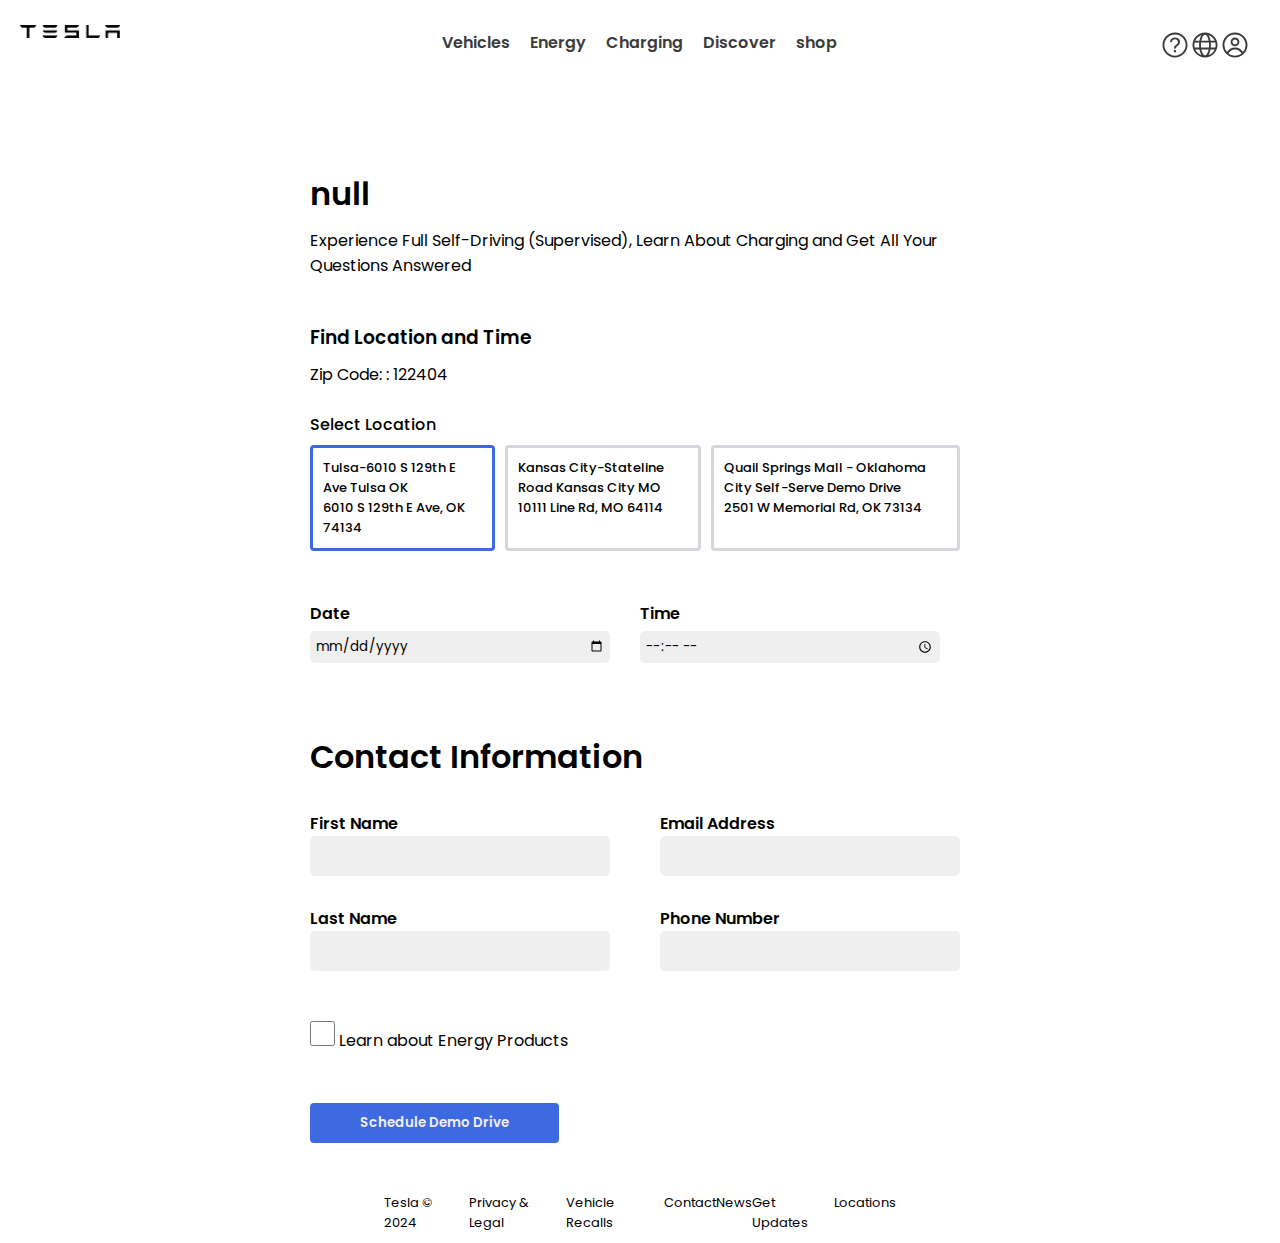
<file: demo.html>
<!DOCTYPE html>
<html lang="en">
<head>
    <meta charset="UTF-8">
    <meta name="viewport" content="width=device-width, initial-scale=1.0">
    <title>Document</title>
    <link rel="stylesheet" href="./demo.css">
</head>
<body>
    <div class="nav-bar">
        <div class="logo"> 
            <img src="images/tesla-logo-png-20.png" alt="">
        </div>
        <div class="nav-links">
            <ul >
                <li onmouseenter="navbar_hover(),vehicle()">Vehicles</li>
                <li onmouseenter="navbar_hover(),energy()" >Energy</li>
                <li onmouseenter="navbar_hover(),charging()" >Charging</li>
                <li onmouseenter="navbar_hover(),Discover()" >Discover</li>
                <li onmouseenter="navbar_hover(),shop()">shop</li>
            </ul>
        </div>
        
        <div class="help">
            <svg class="tds-icon tds-icon-help" viewBox="0 0 24 24" xmlns="http://www.w3.org/2000/svg"><path fill="currentColor" d="M12 20.5a8.5 8.5 0 1 1 0-17 8.5 8.5 0 0 1 0 17m0 1.5c5.523 0 10-4.477 10-10S17.523 2 12 2 2 6.477 2 12s4.477 10 10 10m0-6a1 1 0 1 0 0 2 1 1 0 0 0 0-2m.053-3.533a8 8 0 0 1 .92-.767 7 7 0 0 0 .746-.61 2.3 2.3 0 0 0 .468-.635q.189-.38.188-.883 0-.56-.246-1.048-.237-.486-.771-.792-.534-.305-1.362-.305-.862 0-1.411.347a2 2 0 0 0-.788.89q-.09.201-.148.413c-.111.414-.445.767-.874.767-.428 0-.784-.35-.71-.772q.106-.61.386-1.15.452-.875 1.37-1.394Q10.742 6 12.07 6q1.395 0 2.273.544.885.536 1.271 1.337T16 9.489q0 .817-.254 1.403-.255.577-.616.94-.353.363-.943.817-.468.372-.747.635-.27.264-.451.627-.075.149-.113.302c-.108.424-.422.787-.86.787-.437 0-.806-.356-.76-.79a2.95 2.95 0 0 1 .797-1.743"></path></svg>
            <svg class="tds-icon tds-icon-globe" viewBox="0 0 24 24" xmlns="http://www.w3.org/2000/svg"><path fill="currentColor" d="M22 12c0 5.523-4.477 10-10 10S2 17.523 2 12 6.477 2 12 2s10 4.477 10 10M9.254 20.047a8 8 0 0 1-.768-1.378c-.404-.91-.722-1.985-.935-3.169h-3.3a8.53 8.53 0 0 0 5.003 4.547m.603-1.988c.336.757.718 1.324 1.103 1.69.382.364.732.501 1.04.501s.658-.137 1.04-.5c.385-.367.767-.934 1.103-1.69.321-.723.588-1.59.78-2.56H9.076c.192.97.459 1.837.78 2.56ZM8.75 12q.001 1.038.103 2h6.294q.102-.962.103-2-.001-1.038-.103-2H8.853q-.102.962-.103 2m-1.405-2H3.737a8.5 8.5 0 0 0-.237 2c0 .689.082 1.359.237 2h3.608a21 21 0 0 1 0-4m1.732-1.5h5.845c-.19-.97-.458-1.837-.779-2.56-.336-.756-.718-1.323-1.103-1.69-.382-.363-.732-.5-1.04-.5s-.658.137-1.04.5c-.385.367-.767.934-1.103 1.69-.321.723-.588 1.59-.78 2.56m7.577 1.5a20.7 20.7 0 0 1 0 4h3.61a8.5 8.5 0 0 0 .236-2 8.5 8.5 0 0 0-.237-2zm3.094-1.5a8.53 8.53 0 0 0-5.002-4.547c.287.408.543.873.768 1.378.404.91.722 1.985.935 3.169h3.3Zm-12.197 0c.213-1.184.531-2.26.935-3.169.225-.505.48-.97.768-1.378A8.53 8.53 0 0 0 4.252 8.5zm7.963 10.169c-.225.505-.48.97-.768 1.378a8.53 8.53 0 0 0 5.002-4.547h-3.3c-.212 1.184-.53 2.26-.934 3.169"></path></svg>
            <svg class="tds-icon tds-icon-person" viewBox="0 0 24 24" xmlns="http://www.w3.org/2000/svg"><path fill="currentColor" d="M12 2C6.477 2 2 6.477 2 12s4.477 10 10 10 10-4.477 10-10S17.523 2 12 2M6.858 18.752c.605-1.868 2.722-3.24 5.142-3.24s4.537 1.372 5.142 3.24C15.712 19.844 13.933 20.5 12 20.5s-3.712-.656-5.142-1.748m11.469-1.095c-1.02-2.165-3.483-3.645-6.327-3.645s-5.307 1.48-6.327 3.645A8.46 8.46 0 0 1 3.5 12c0-4.687 3.813-8.5 8.5-8.5s8.5 3.813 8.5 8.5a8.46 8.46 0 0 1-2.173 5.657M12 6a3.5 3.5 0 1 0 0 7 3.5 3.5 0 0 0 0-7m0 5.5c-1.103 0-2-.897-2-2s.897-2 2-2 2 .897 2 2-.897 2-2 2"></path></svg>
            <!-- <img src="images/tesla-logo-png-20.png" alt="images/tesla-logo-png-20.png"><img src="images/tesla-logo-png-20.png" alt=""><img src="images/tesla-logo-png-20.png" alt=""> -->
        </div>
    </div>

    <div class="demo_containaer">
        <div class="demo_content">
            <h1 class="carName">Demo Drive Cybertruck</h1>
            <p>Experience Full Self-Driving (Supervised), Learn About Charging and Get All Your Questions Answered</p>
            <div class="loc_selection">
                <h3>Find Location and Time</h3>
                <p>Zip Code:  : 122404</p>
                <h4>Select Location</h4>
                <div class="Locations">
                    
                    <div class="location active">Tulsa-6010 S 129th E Ave Tulsa OK <br>
                        6010 S 129th E Ave, OK 74134</div>
                    <div class="location">Kansas City-Stateline Road Kansas City MO <br>
                        10111 Line Rd, MO 64114</div>
                    <div class="location">Quail Springs Mall - Oklahoma City Self-Serve Demo Drive <br>
                        2501 W Memorial Rd, OK 73134</div>
                </div>
                <div class="timedate">
                    <div class="input">
                        <label for="date">Date</label><br>
                    <input name="date" type="date">
                    </div>
                    <div class="input">
                        <label for="time">Time</label> <br>
                        <input name="time" type="time">
                    </div>
                </div>
            </div>
            <div class="contact">
                <h1>Contact Information </h1>
                <div class="contact_content">
                    <div class="contact_split">
                        <div class="">  
                            <label class="label" for="">First Name</label>
                            <input class="input" type="text">
                        </div>
                        <div>
                            <label for="">Last Name</label>
                            <input type="text">
                        </div>
                        </div>
                        <div class="contact_split">
                            <div>
                                <label for="">Email Address</label>
                                <input type="email">
                            </div>
                            <div>
                                <label for="">Phone Number</label>
                                <input type="text">
                            </div>
                        </div>
                    </div>
                        
                       
                </div>
                <input class="checkbox" type="checkbox"> Learn about Energy Products <br>
                <button class="btn">Schedule Demo Drive</button>
            </div> 
                
                
            
        </div>
        <div class="footer_link">
            <ul>
                <li>Tesla © 2024</li>
                <li>Privacy & Legal</li>
                <li>Vehicle Recalls</li>
                <li>Contact</li>
                <li>News</li>
                <li>Get Updates</li>
                <li>Locations</li>
            </ul>
        </div>
    </div>
<body>
    
</body>
<script src="./demo.js">
</script>
</html>
</file>
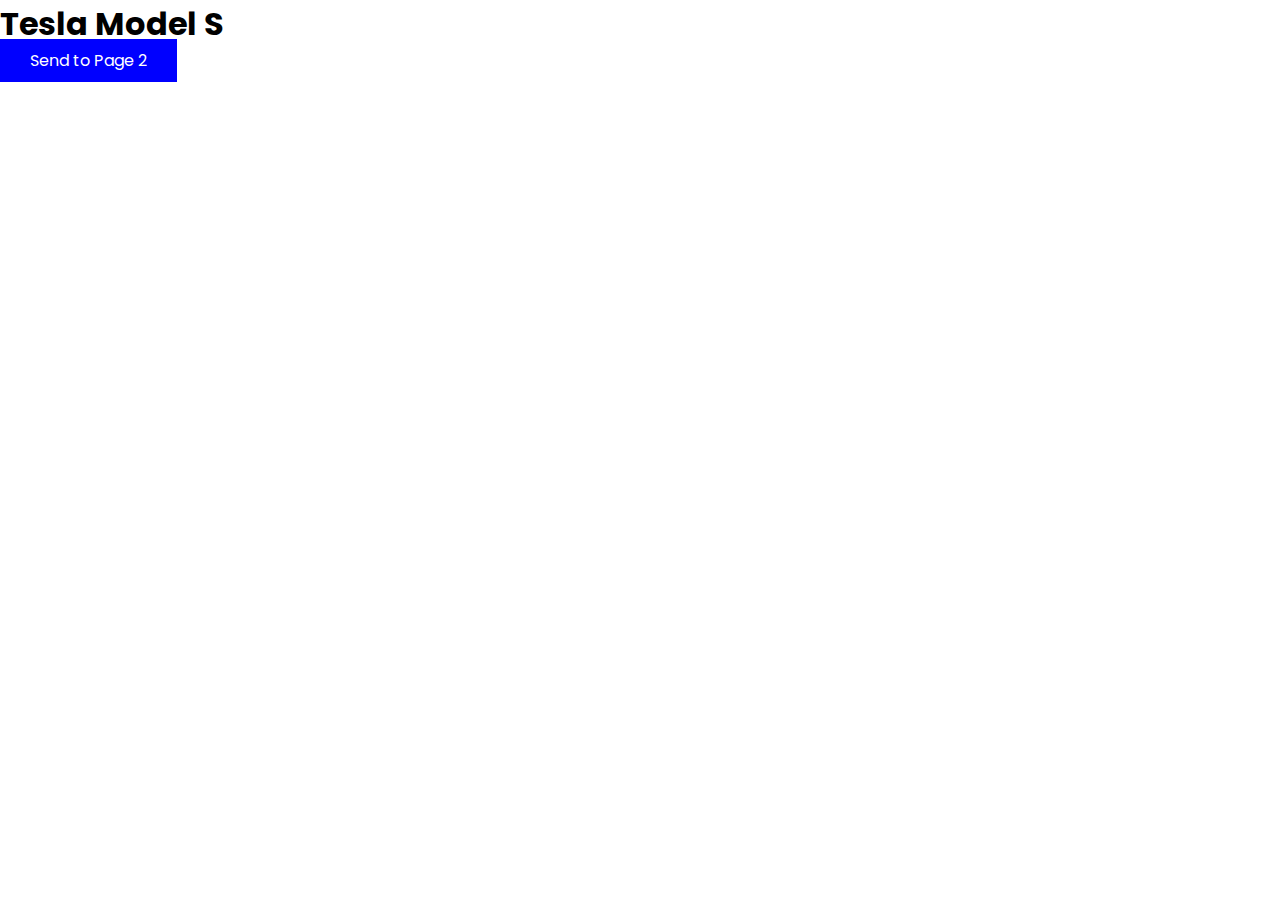
<file: page1.html>
<!DOCTYPE html>
<html lang="en">
<head>
    <meta charset="UTF-8">
    <meta name="viewport" content="width=device-width, initial-scale=1.0">
    <title>Page 1</title>
    <link rel="stylesheet" href="./main.css">
</head>
<style>
    #sendButton{
        text-decoration: none;
        color: white;
        padding: 10px 30px;
        background-color: blue;
    }
</style>
<body>
    <div>
        <h1 id="carname">Tesla Model S</h1>
        <a id="sendButton" href="page2.html">Send to Page 2</a>
    </div>
    <script>
        document.getElementById('sendButton').addEventListener('click', function(event) {
            const carName = document.getElementById('carname').innerText;
            localStorage.setItem('carname', carName);
        });
    </script>
</body>
</html>
</file>
<file: main.css>
@import url('https://fonts.googleapis.com/css2?family=Poppins:ital,wght@0,100;0,200;0,300;0,400;0,500;0,600;0,700;0,800;0,900;1,100;1,200;1,300;1,400;1,500;1,600;1,700;1,800;1,900&display=swap');
*{
    margin: 0;
    padding: 0;
    box-sizing: border-box;
    font-family: "Poppins", sans-serif;
}
.container{
      position: relative;
    width: 100%;
    height: 100vh;
    background-size:cover;
    background-position:center;
    background-repeat: no-repeat;
}
.container1{
   padding-top: 90px;
    position: relative;
    width: 100%;
    height: 100vh;
    background-size:cover;
    background-position: center;
    background-repeat: no-repeat; 
}
.model3{
    background-image: url(./images/Homepage-Model-3-Desktop-LHD-v2\ \(1\).avif);
}
.modely{
  
    background-image: url(./images/Homepage-Model-3-Desktop-LHD-v2.avif);
}
.modelx{
  
    background-image: url(./images/Homepage-Model-X-Desktop-v2.avif);
}
.models{
    color: white;
    background-image: url(https://images6.alphacoders.com/115/1154171.jpg);
}
.cyber{
    
    background-image: url(https://compote.slate.com/images/3dcfc751-561c-42d6-babe-591545d83c32.jpeg?crop=1560%2C1040%2Cx0%2Cy0);
}

.cyber svg{
    width: 100%;
}
.Solar_power{
    background-image: url(images/SR-Hero_2880x1800.webp);
}
.powerwall{
    background-image: url(images/Homepage-Powerwall-01-Desktop.avif);
}
.Accessories{
    background-image: url(images/Homepage-Accessories-Desktop-NA-APAC.avif);
}
.Solar_roof{
    background-image: url(images/Homepage-SolarRoof-Desktop-Global.avif);
}
/* nav-bar */


.nav-bar{
    position: relative;
    display: flex;
    padding: 20px 20px;
    /* background-color: rgb(255, 255, 255); */
    z-index: 99;
    transition: 1s;
}
.bar{
    transition: 1s;
    background-color: white;
}

/* dropsecton  */


.drop_navbar{
    position: absolute;
    top: 90px;
    height: min-content;
    width: 100%;
    /* padding: 10px 40px; */
    background-color: rgb(255, 255, 255);
    opacity: 0;
    visibility: hidden;
    /* transform: translatey(-20%); */
    transition:  1s;
    z-index: 0;
    
}
.drop_content{
    width: 100%;
    height: max-content;
    /* margin: 30px 0; */
    /* background-color: aqua; */
    display: flex;
}
.list{
    width: 30%;
    height: 100%;
    display: block;
    position: relative;
    display: block;
    /* background-color: black; */
}
.list::before{
    content: "";
    height: 100%;
    background-color: black;
    top: -0;
    left: 10%;
    border: 1px solid #f1f1f1;
    border-radius: 10px;
    position: absolute;
}
.active{
    width: 100%;
    height: max-content;
    /* margin: 30px 0; */
    /* background-color: aqua; */
    /* display: flex;   */
    opacity: 1;
    transform: translatey(0);
    visibility: visible;
    background-color: white;
    padding: 30px 0;
}

.vehicles{
    width: 70%;
    padding: 0 auto;
    /* margin-left: 200px; */
    /* margin-right: 50px; */
    /* background-color: blue; */
    display: flex;
    align-items: end;
    flex-wrap: wrap;

    /* d */
}
.vehicle h1{
    font-weight: 500;
    font-size: large;
    opacity: 0;
    transform: translatex(-50%);
    display: none;
}
.vehicles img{
    width: 217px;
    opacity: 0;
    margin-right: 30px;
    display: none;
    cursor: pointer;
    /* transition: 5s; */
}
@keyframes onscale {
    from{
        transform: scale(0) translateX(0%);
    }
    to{
        transition: scale(-20%) translateX(-50%);
    }
}
@keyframes onscaleh1 {
    from{
        transform: translatey(-150%);
    }
    to{
        transform: translatey(0%);
    }
    
}

.vactive h1{
    opacity: 1;
    transform: translateX(0);
    transition: 1s;
    display: block;
    animation-name: onscaleh1;
    animation-duration: 1s;
}
.vehicle_content{
    margin: 0;
    padding: 0 0 0 250px;
}
.list ul li{
    font-weight: 600;
    font-family: "Poppins", sans-serif;
    padding-bottom: 5px;
    list-style: none;
    color: rgb(59, 59, 59);
    display: none;
    cursor: pointer;
}
.list ul li:hover{
    text-decoration: underline;
}
.energys{

    width: 70%;
    padding: 0 0 0 250px;
    /* margin-left: 200px; */
    /* margin-right: 50px; */
    /* background-color: blue; */
    display: flex;
    align-items: end;
    flex-wrap: wrap;
    align-content: space-around;
    
    /* d */
}

.energys img{
    width: 220px;
    /* opacity: 0; */
    /* visibility: hidden; */
    
    /* transform: scale(85%) translateX(-20%); */
    margin-right: 10px;
    display: none;
    cursor: pointer;
}
.vactive img{
    
    opacity: 1;
    display: block;
    animation-name: onscale;
    animation-duration: 5s;

}

.menu_car{
    text-align: center;
    font-weight: 500;
    font-size: small;
    color: rgb(104, 102, 102);
}

.charging{
    width: 70%;
    /* padding: 0 0 0 500px; */
    /* margin-left: 200px; */
    /* margin-right: 50px; */
    /* background-color: blue; */
    display: flex;
    align-items: end;
    flex-wrap: wrap;
    align-content: space-around;
    cursor: pointer;
    /* d */
}
.charging img{
    width: 220px;
    margin-right: 10px;
    display: none;
}
.charging.vactive div {
    padding: 10px;
}


.shop{
    width: 70%;
    display: flex;
    /* padding: 0 0 0 250px; */
    align-items: center;
    /* margin-left: 200px; */
    /* margin-right: 50px; */
    /* background-color: blue; */
    display: flex;
    align-items: end;
    flex-wrap: wrap;
    /* display: none; */
    cursor: pointer;
}

.discover ul li{
    padding-bottom: 20px;
    text-align: start;
    display: none;
    cursor: pointer;
    font-weight: 500;
}
.discover ul li:hover{
    text-decoration: underline;
}
.shop img{
    width: 220px;
    margin-right: 10px;
    display: none;
}
.shop_content{
    align-items: center;
    justify-content: center;
}
.vactive ul li{
    display: block;
}
.vactive img{
    
    opacity: 1;
    display: block;
    animation-name: onscale;
    animation-duration: 1s;

}
.one img{
    
    animation-duration: .2s;
}
.two img{
    animation-duration: .8s;
}
.three img{
    animation-duration: 1.4s;
}
.four img{
    animation-duration: 1.6s;
}
.five img{
    animation-duration: 1.8s;
}

.vactive{
    display: flex;
    justify-content: center;
    align-items: center;
}
.discover{
    width: 40%;
    margin: 0 auto;
    display: flex; 
    align-items: center;
    justify-content: space-around;
}
.vehicles{
    justify-content: flex-start;
}
.charging{
    justify-content: flex-end;
}
.vehicles img{
    transition: 5s;
}
/*  */



.nav-links{
    width: 70%;
}
.nav-links ul{
    display: flex;
    align-items: center;
    justify-content: center;
}
.nav-links ul li{
    list-style: none;
    padding: 10px;
    cursor: pointer;
    font-weight: 600;
    color: rgb(59, 59, 59);
}
.logo{
    width: 20%;
}
.logo img{
    width: 100px;
}
.help svg{
    width: 30px;
}
.help{
    width: 20%;
    padding: 10px;
    display: flex;
    justify-content: flex-end;
    color: rgb(59, 59, 59);
}
.car_preview{
    /* position: absolute; */
    padding: 40px 0;
    height: 90vh;
    display: flex;
    flex-direction: column;
    align-items: center;
    justify-content: space-between;
}
.car_title,.car_desc,.pricing
{
    animation: maos;
    animation-duration: 10s;
    animation-timeline: view();
}
.model3_animation
{
    animation: maos;
    animation-duration: 1s;
}
.cyber svg{
    animation: aos;
    animation-duration: 10s;
    animation-range-start: 10px;
    animation-timeline: view();
}

.primarybtn{
    animation: btnaos 1s ;
}
.secondarybtn{
   animation: btnaos2 1s ;
}
.animatebtn1{
   
    animation: btnaos 1s ;
    animation-timeline: view();
    animation-range-start: 5px;
    animation-range-end: 300px ;
    overflow: hidden;
}
.animatebtn2{
    
    animation: btnaos2 1s ;
    animation-timeline: view();
    animation-range-start: 5px;
    animation-range-end: 300px ;
    overflow: hidden;
}
@keyframes maos {
    from{transform: scale(400%);
        height: 100px;
    opacity: 0;}
    to{transform: scale(100%); 
        height: 50px;
        opacity: 1;}
}


@keyframes btnaos {
    from{transform: translateX(-100%);
        overflow:-moz-hidden-unscrollable ;
        opacity: 0;}
    to{transform: translateX(0%); opacity: 1;}
}
@keyframes btnaos2 {
    from{transform: translateX(100%);
        overflowx: hidden;
        opacity: 0;
    /* display: none; */
    }
    to{transform: translateX(0%); opacity: 1;
    /* display: block; */
    }
}
.car_previe_top{
    align-items: center;
    text-align: center;
}
.car_preview_bottom{
    /* width: 100%; */
    border: solid;
    display: flex;
    flex-wrap: wrap;
    margin-bottom: 80px;
    justify-content: center;
}
.car_preview_bottom button{
    padding: 10px 140px;
    border: 3px solid rgb(245, 241, 241);
    border-radius: 5px;
    font-weight: 500;
    /* margin-bottom: 80px; */
    cursor: pointer;
    transition: .5s
}
.car_preview_bottom .primarybtn{
    background-color: black;
    color: white;
    border:3px solid black;
}
.car_preview_bottom .primarybtn:hover{
    background-color: rgb(58, 57, 57);
    border:3px solid rgb(56, 56, 56);;
}
.car_preview_bottom .secondarybtn:hover{
    background-color: rgb(233, 233, 233);
    border:3px solid rgb(233, 233, 233);;
}


footer{
    color: white;
    background-color: rgb(19, 16, 16);
}
.footer_desc{
    text-align: center;
    margin: 0 auto;
    padding: 50px 50px;
    /* width: 700px; */
    /* padding-bottom: 100px; */
    font-size: small;
    color: rgb(255, 255, 255);
}
.footer_link{
    width: 40%;
    margin: 0 auto;
}
.footer_link ul{
    display: flex;
    justify-content: space-around;
}
.footer_link ul li{
    color: rgb(255, 255, 255);
    list-style: none;
    cursor: pointer;
    padding-bottom: 10px;
    font-size: small;
}
.footer_desc_line{
    display: flex;
    text-align: center;
    padding-bottom: 20px;
    color: rgb(194, 192, 192);
}
.footer_desc span{
    text-decoration: underline rgb(165, 161, 161);
}
.footer_desc span:hover{
    text-decoration: underline rgb(255, 255, 255);
}





@media only screen and (width<768px){

    .nav-bar{
        justify-content: space-between;
    }
    .nav-links{
        display: none;
    }
    ul {
        width: 100%;
        overflow: hidden;
    }
    @keyframes maos {
        from{transform: scale(0%);
            height: 100px;
            opacity: 0;}
        to{transform: scale(100%); 
            height: 50px;
            opacity: 1;}
    }
    @keyframes btnaos {
        from{transform: scale(0%);
            overflow:hidden ;
            opacity: 0;}
        to{transform: scale(100%); opacity: 1;}
    }
    @keyframes btnaos2 {
        from{transform: scale(0%);
            overflowx: hidden;
            opacity: 0;
        display: none;
        }
        to{transform: scale(0%); opacity: 1;
        display: block;
        }
    }

}
</file>
<file: demo.css>
@import url('https://fonts.googleapis.com/css2?family=Poppins:ital,wght@0,100;0,200;0,300;0,400;0,500;0,600;0,700;0,800;0,900;1,100;1,200;1,300;1,400;1,500;1,600;1,700;1,800;1,900&display=swap');
*{
    margin: 0;
    padding: 0;
    box-sizing: border-box;
    font-family: "Poppins", sans-serif;
}
.nav-bar{
    position: relative;
    display: flex;
    padding: 20px 20px;
    /* background-color: rgb(255, 255, 255); */
    z-index: 99;
    transition: 1s;
}
.nav-links{
    width: 70%;
}
.nav-links ul{
    display: flex;
    align-items: center;
    justify-content: center;
}
.nav-links ul li{
    list-style: none;
    padding: 10px;
    cursor: pointer;
    font-weight: 600;
    color: rgb(59, 59, 59);
}
.logo{
    width: 20%;
}
.logo img{
    width: 100px;
}
.help svg{
    width: 30px;
}
.help{
    width: 20%;
    padding: 10px;
    display: flex;
    justify-content: flex-end;
    color: rgb(59, 59, 59);
}
.demo_containaer{
    width: 100%;
    /* height: ; */
    background-color: white;
    position: relative;
    display: flex;
    flex-direction: column;
    align-items: center;
    /* justify-content: center; */
}
.demo_content{
    margin-top: 80px;
    width: 660px;
    height: fit-content;
    /* padding-bottom: 500px; */
}
.demo_content h1,h3{
    font-weight: 600;
    padding: 0 0 10px 0;
}
.demo_content p{
    font-weight: 400;
    padding: 0 0 25px 0;
}
.loc_selection h4{
    font-weight: 410;
}
.loc_selection{
    margin-top: 20px;
}
.Locations{
    position: relative;
    width: 100%;
    height: max-content;
    /* background-color: yellow; */
    display: flex;
}
.location{
    min-width: 28%;
    /* height: 100%; */
    border: 3.1px solid #d4d6db;
    padding: 10px;
    font-weight: 450;
    display: flex;
    /* align-items: center; */
    border-radius: 4px;
    font-size: small;
    /* box-shadow: 0 0 5px rgb(148, 146, 146); */
    margin: 8px 10px 0 0;
    /* background-color: blueviolet; */
}
.active{
    border: 3.1px solid #3e6ae1;
}
.location br{
    margin-bottom: 10px;
}
.timedate{
    width: 100%;
    margin: 50px 0;
    display: flex;
    position: relative;
}
.input{
    width: 100%;
    /* margin-right: 10px; */
}
.input input{
    width: 300px;
    padding: 5px 5px;
    background-color: rgba(238, 238, 238, 0.933);
    border: none;
    border-radius: 5px;
    margin: 5px 0 20px 0;
}
.input label{
    font-weight: 600;
}
.contact{
    width: 100%;
    padding: 0;
    
    position: relative;
}
.contact input{
    display:block ;
    width: 80%;
    padding: 10px 5px;
    border: none;
    border-radius: 5px;
    margin-bottom: 10px;
    background-color: rgba(238, 238, 238, 0.933);
}
.contact_content{
    width: 100%;
    max-height: max-content;
    /* padding: 50px; */
    display: flex;
    /* flex-direction: column; */
    text-align: start;
    /* align-items: center; */
    position: relative;
}
.contact_content input{
    min-width: 300px;
    padding: 10px 5px;
    background-color: rgba(238, 238, 238, 0.933);
    border: none;
    border-radius: 5px;
    margin-right: 45px;

}
.contact_content label{
    font-weight: 600;
}
.contact_split {
    padding: 20px 0px;
}
.contact_split input {
    margin: 0 50px 30px 0;
}

/* .checkbox{
    width: 80px;
    border: 2px solid black;
} */
input.checkbox{
    width: 25px;
    height: 25px;
}
.btn{
    margin-top: 50px;
    padding: 10px 50px;
    border: none;
    border-radius: 4px;
    background-color: #3e6ae1;
    color: #f4efef;
    font-weight: 600;
    margin-bottom: 50px;
}
.btn:hover{
    background-color: #1744ade3;
}
.footer_link{
    width: 40%;
    margin: 0 auto;
}
.footer_link ul{
    display: flex;
    justify-content: space-around;
}
.footer_link ul li{
    color: rgb(0, 0, 0);
    list-style: none;
    cursor: pointer;
    padding-bottom: 10px;
    font-size: small;
}
</file>
